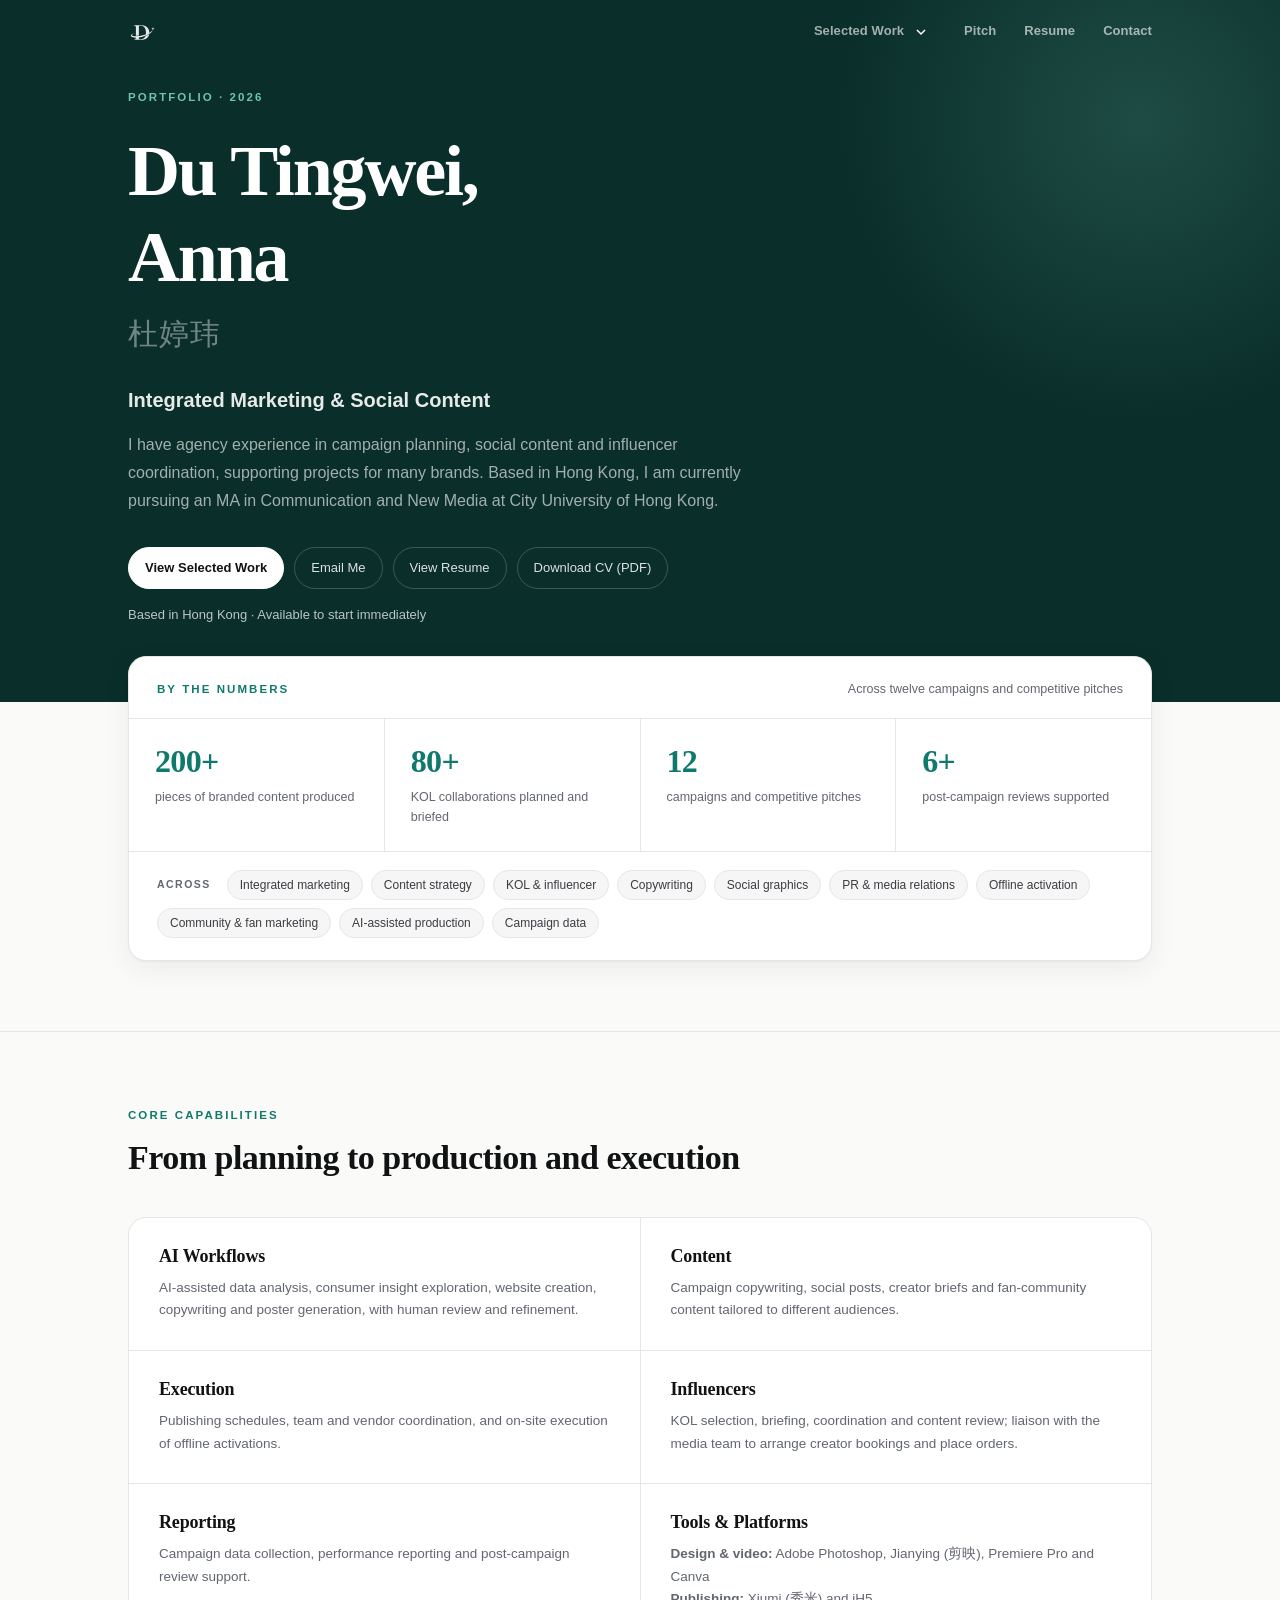
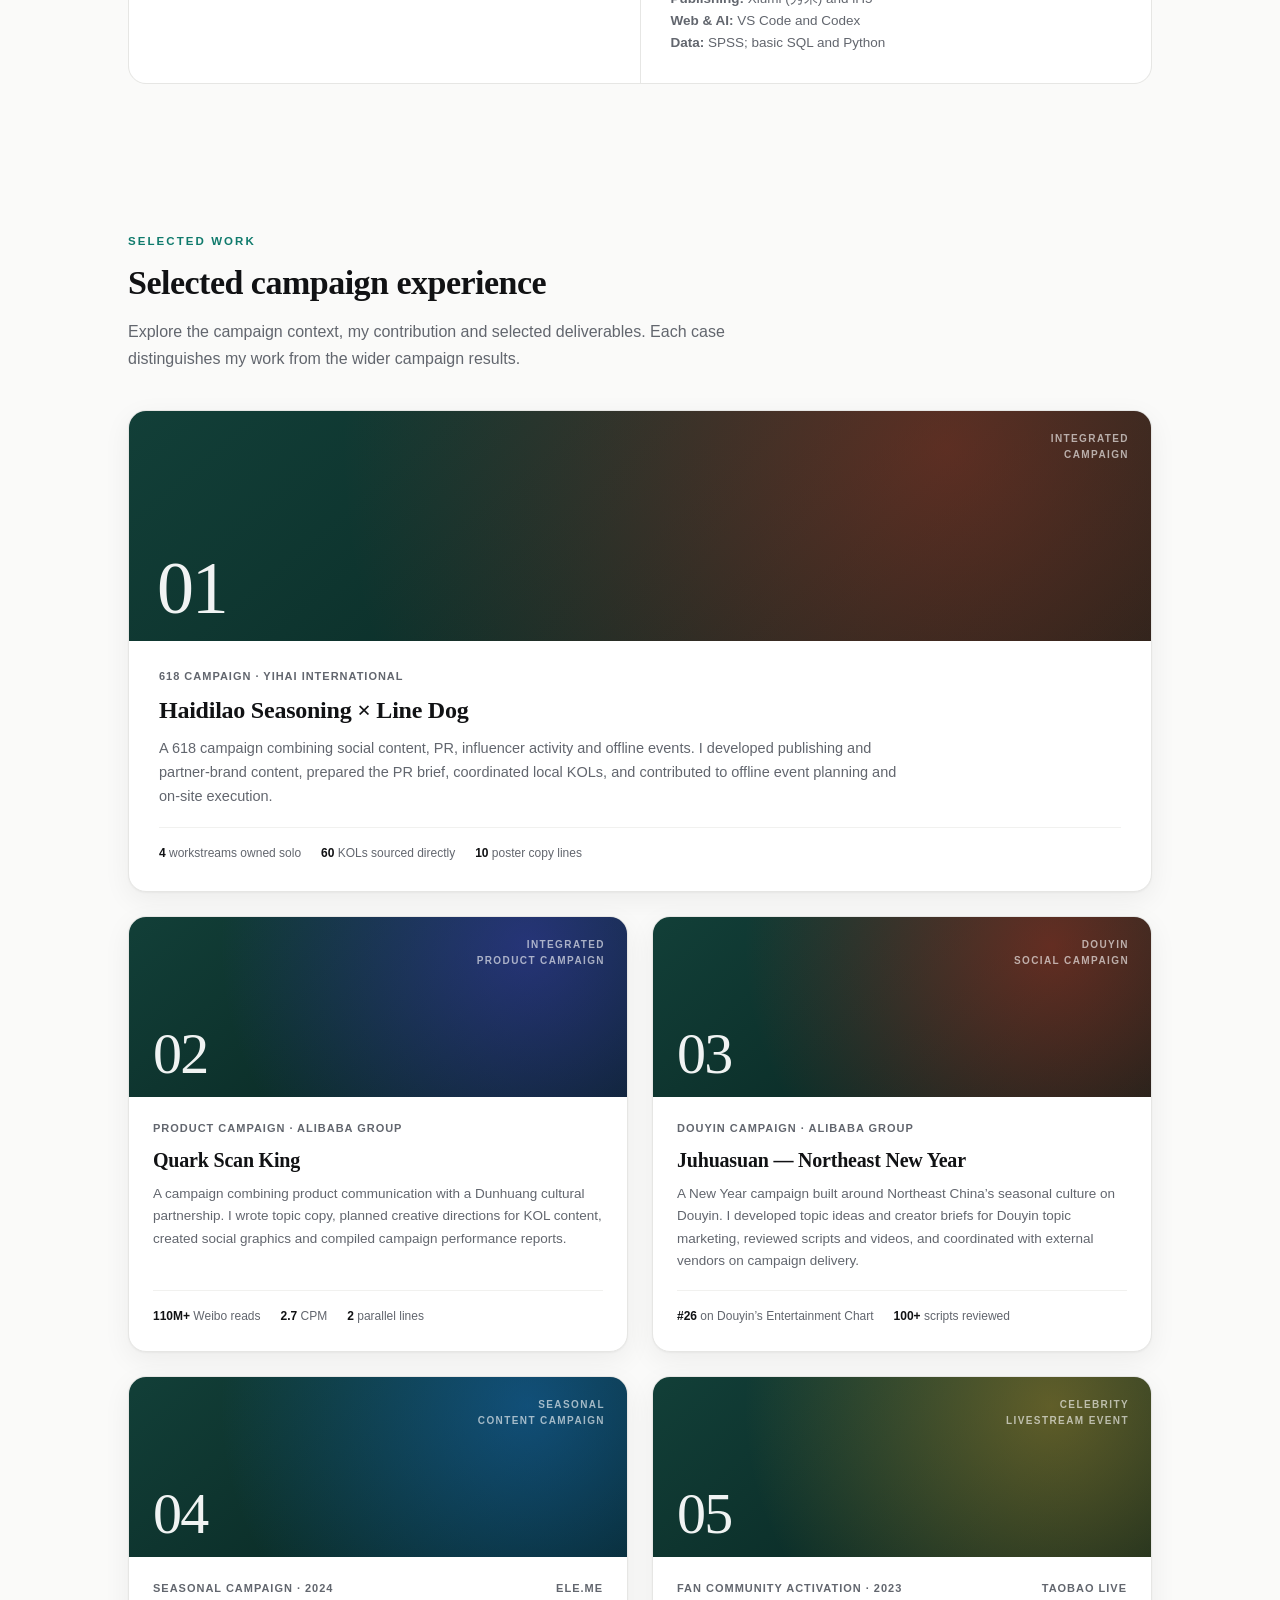
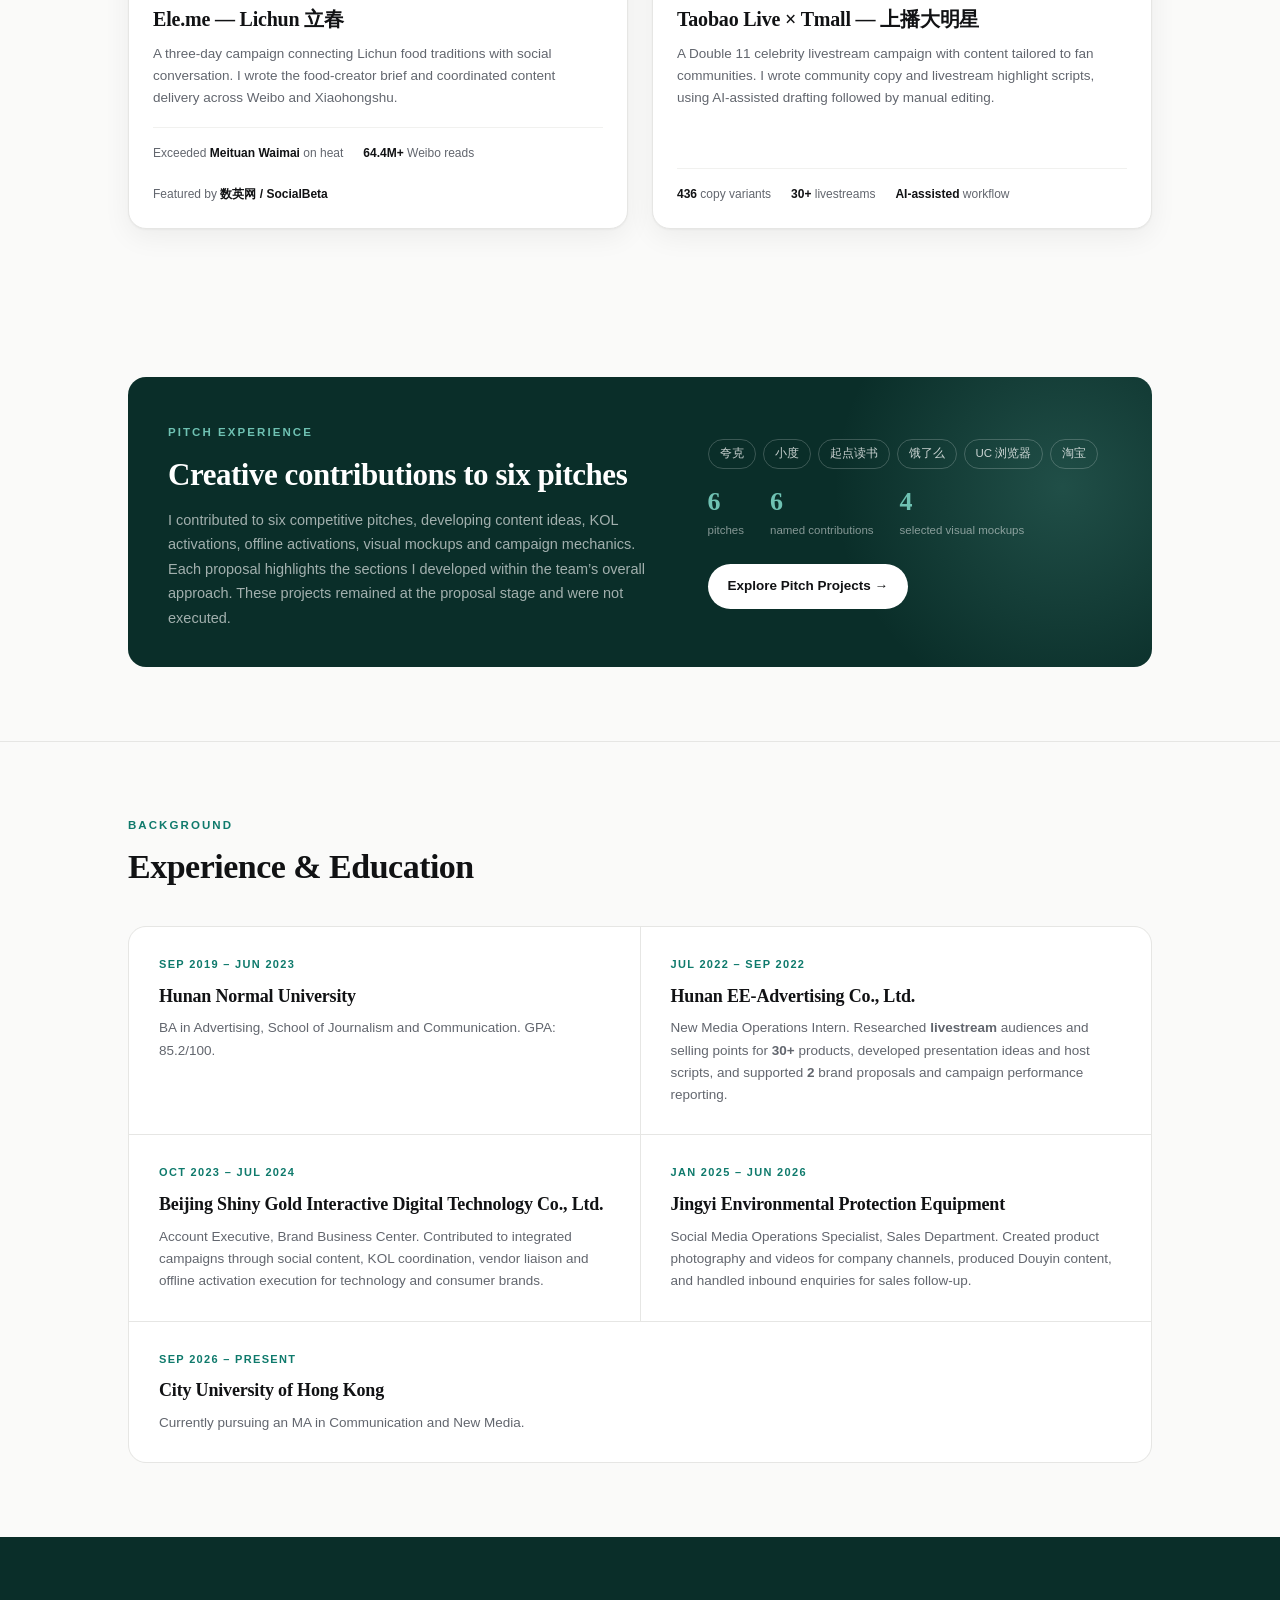
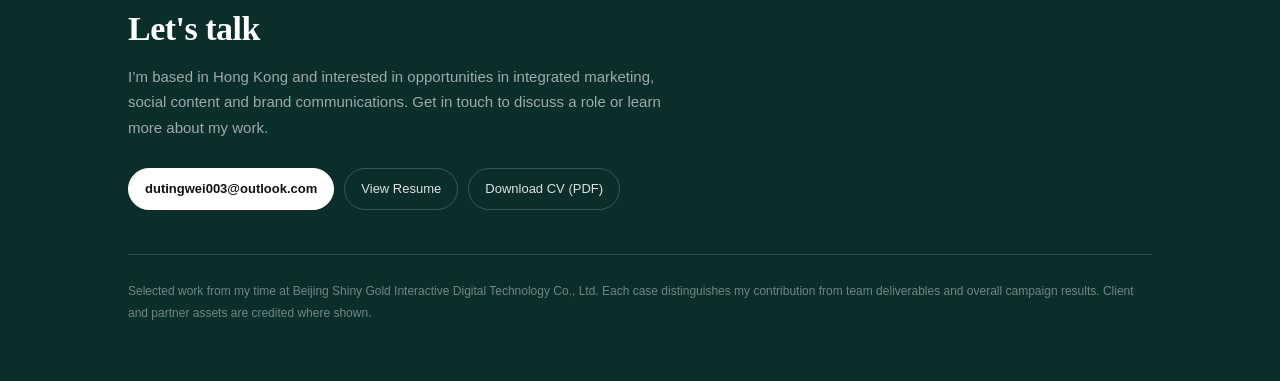
<file: website/index.html>
<!DOCTYPE html>
<html lang="en">
<head>
<meta charset="utf-8">
<meta name="viewport" content="width=device-width, initial-scale=1">
<meta name="theme-color" content="#0A2E29">
<title>Du Tingwei, Anna — Marketing &amp; Communications</title>
<link rel="canonical" href="https://fenghuan001.github.io/dtw.pro/">
<meta property="og:url" content="https://fenghuan001.github.io/dtw.pro/">
<meta property="og:image" content="https://fenghuan001.github.io/dtw.pro/assets/og-card.jpg">
<meta name="twitter:image" content="https://fenghuan001.github.io/dtw.pro/assets/og-card.jpg">
<link rel="icon" type="image/svg+xml" href="assets/favicon.svg">
<meta name="description" content="Portfolio of integrated marketing and content strategy work — five campaigns in full, plus six competitive pitches. Based in Hong Kong.">
<meta property="og:type" content="website">
<meta property="og:site_name" content="Du Tingwei, Anna">
<meta property="og:title" content="Du Tingwei, Anna — Marketing &amp; Communications">
<meta property="og:description" content="Portfolio of integrated marketing and content strategy work — five campaigns in full, plus six competitive pitches. Based in Hong Kong.">
<meta property="og:image:width" content="1200">
<meta property="og:image:height" content="630">
<meta property="og:image:alt" content="Du Tingwei, Anna — Account Executive, Integrated Marketing and Content Strategy">
<meta name="twitter:card" content="summary_large_image">
<meta name="twitter:title" content="Du Tingwei, Anna — Marketing &amp; Communications">
<meta name="twitter:description" content="Portfolio of integrated marketing and content strategy work — five campaigns in full, plus six competitive pitches. Based in Hong Kong.">
<style>
:root{
  --bg:#FAFAF9; --ink:#111214; --ink-2:#3B3D42; --muted:#82858D;
  --line:#E6E6E4; --card:#FFFFFF; --accent:#0F7A6C;
  --pine:#0A2E29; --pine-2:#0F3D36; --pine-accent:#0F7A6C; --pine-accent-2:#0A5B50;
  --pine-soft:#E9F3F0; --pine-key:#6FC2B3;
  --radius:18px;

  --shadow:0 1px 2px rgba(17,18,20,.04), 0 8px 28px rgba(17,18,20,.06);
  --font-display:Georgia,'Times New Roman','Microsoft YaHei','PingFang SC','Hiragino Sans GB','Songti SC',serif;
  --font-sans:-apple-system,BlinkMacSystemFont,'Segoe UI','Microsoft YaHei','PingFang SC','Hiragino Sans GB','Noto Sans CJK SC',sans-serif;
}
*,*::before,*::after{box-sizing:border-box}
html{-webkit-text-size-adjust:100%;scroll-behavior:smooth}

body{margin:0;background:var(--bg);color:var(--ink-2);font-family:var(--font-sans);font-size:16px;line-height:1.7;-webkit-font-smoothing:antialiased}
img{max-width:100%;display:block}
.wrap{max-width:1080px;margin:0 auto;padding:0 28px}
h1,h2,h3,h4{font-family:var(--font-display);color:var(--ink);font-weight:700;line-height:1.2;margin:0}
h1{font-size:clamp(38px,6vw,72px);letter-spacing:-.03em}
h2{font-size:clamp(24px,3vw,34px);letter-spacing:-.015em}
h3{font-size:19px;letter-spacing:-.01em}
p{margin:0 0 16px}
.eyebrow{font-family:var(--font-sans);font-size:11.5px;font-weight:700;letter-spacing:.18em;text-transform:uppercase;color:var(--accent)}
section{padding:74px 0}
section+section{border-top:1px solid var(--line)}
.sec-head{margin-bottom:38px}
.sec-head .eyebrow{display:block;margin-bottom:12px}
.sec-head p{max-width:680px;margin-top:14px;color:var(--muted)}

/* ---------- HERO (dark) ---------- */
.hero{background:var(--pine);color:#fff;padding:92px 0 76px;position:relative;overflow:hidden}
.hero::after{content:"";position:absolute;right:-180px;top:-200px;width:640px;height:640px;background:radial-gradient(circle at 50% 50%,rgba(111,194,179,.20),transparent 68%);pointer-events:none}
.hero .eyebrow{color:var(--pine-key);display:block;margin-bottom:20px}
.hero h1{color:#fff;max-width:14ch}
.hero .zh{font-family:var(--font-display);font-size:clamp(20px,2.6vw,30px);color:rgba(255,255,255,.42);margin-top:8px;letter-spacing:.04em}
.role{font-size:clamp(16px,1.9vw,20px);color:rgba(255,255,255,.9);margin-top:26px;font-weight:600;line-height:1.5}
.hero-lede{font-size:16px;color:rgba(255,255,255,.62);max-width:620px;margin-top:16px;line-height:1.75}
.contact{display:flex;flex-wrap:wrap;gap:10px;margin-top:32px}
.contact a,.contact span{
  font-size:13px;padding:9px 16px;border-radius:999px;border:1px solid rgba(255,255,255,.2);
  color:rgba(255,255,255,.86);text-decoration:none;transition:background .2s ease,border-color .2s ease;
}
.contact a:hover{background:rgba(255,255,255,.1);border-color:rgba(255,255,255,.4)}
.contact a.primary{background:#fff;color:var(--ink);border-color:#fff;font-weight:600}
.contact a.primary:hover{background:rgba(255,255,255,.88)}

/* ---------- NUMBERS ---------- */
.numbers{padding:0 0 70px}
.num-band{background:var(--card);border:1px solid var(--line);border-radius:var(--radius);box-shadow:var(--shadow);overflow:hidden;margin-top:-46px}
.num-head{padding:22px 28px 18px;display:flex;justify-content:space-between;align-items:baseline;gap:16px;flex-wrap:wrap}
.num-head .eyebrow{display:block}
.num-head .hint{font-size:12.5px;color:var(--muted)}
.num-grid{display:grid;grid-template-columns:repeat(4,1fr);gap:1px;background:var(--line);border-top:1px solid var(--line);border-bottom:1px solid var(--line)}
.num{background:var(--card);padding:26px 26px 24px}
.num b{display:block;font-family:var(--font-display);font-size:clamp(32px,4.2vw,48px);line-height:1;color:var(--accent);letter-spacing:-.02em}
.num span{display:block;font-size:12.5px;color:var(--muted);line-height:1.55;margin-top:11px}
.num-scope{padding:18px 28px 22px;display:flex;flex-wrap:wrap;gap:8px;align-items:center}
.num-scope .sl{font-size:10.5px;font-weight:700;letter-spacing:.14em;text-transform:uppercase;color:var(--muted);margin-right:8px}
.sc{font-size:12px;padding:5px 12px;border-radius:999px;background:rgba(0,0,0,.035);border:1px solid var(--line);color:var(--ink-2);line-height:1.5}

@media(max-width:900px){
  .wrap{padding:0 22px}
  section{padding:56px 0}
  .hero{padding:68px 0 64px}
  .num-grid{grid-template-columns:1fr 1fr}
  .num-band{margin-top:-34px}
}
@media(max-width:460px){ .num-grid{grid-template-columns:1fr} .num{padding:20px 22px} }
</style>
<style>body{--muted:#62666E}a:focus-visible,button:focus-visible{outline:3px solid #D6A84B;outline-offset:5px}@media(prefers-reduced-motion:reduce){html{scroll-behavior:auto!important}*,*::before,*::after{animation:none!important;transition:none!important}}</style><style>.num b{font-size:clamp(22px,2.8vw,32px)}.skip-link{position:fixed;top:8px;left:8px;z-index:2000;background:white;padding:8px 14px;transform:translateY(-150%)}.skip-link:focus{transform:none}</style><link rel="stylesheet" href="assets/work-navigation.css"><style>img{height:auto}</style><style>.hero .hero-availability{margin:16px 0 0;font-size:13px;line-height:1.6;color:rgba(255,255,255,.72)}</style></head>
<body><a class="skip-link" href="#main-content">Skip to content</a>
<div id="sp" aria-hidden="true"></div>
<style id="plcss">
.sr-only{position:absolute;width:1px;height:1px;padding:0;overflow:hidden;clip-path:inset(50%)}
#page-loader{position:fixed;inset:0;z-index:1000;display:grid;place-content:center;background:var(--pine);opacity:0;visibility:hidden;pointer-events:none;transition:opacity .42s ease,visibility .42s ease}
#page-loader.show{opacity:1;visibility:visible;pointer-events:auto}
#page-loader::after{content:"";position:absolute;right:-120px;top:-140px;width:420px;height:420px;background:radial-gradient(circle at 50% 50%,rgba(111,194,179,.15),transparent 68%);pointer-events:none}
#page-loader .brand-logo{width:min(44vw,168px);height:auto;display:block;overflow:visible;position:relative}
#pl-star{transform:translate(1117px,479px)}
@media(prefers-reduced-motion:reduce){#page-loader{transition:none}}
@media print{#page-loader{display:none!important}}
</style>
<div id="page-loader">
  <span class="sr-only" role="status">Loading</span>
  <svg class="brand-logo" xmlns="http://www.w3.org/2000/svg" viewBox="0 0 1254 1254" fill="#ffffff" role="img" aria-label="Du Tingwei">
    <defs>
      <clipPath id="pl-lc"><rect x="345" y="760" width="151" height="150"/></clipPath>
      <clipPath id="pl-rc"><rect x="750" y="600" width="240" height="270"/></clipPath>
      <mask id="pl-os" maskUnits="userSpaceOnUse" x="0" y="0" width="1254" height="1254" style="mask-type:luminance">
        <rect width="1254" height="1254" fill="white"/>
        <path clip-path="url(#pl-lc)" d="M 351 815 C 544 817 864 743 1027 616" fill="none" stroke="black" stroke-width="36"/>
        <path clip-path="url(#pl-rc)" d="M 351 883 C 577 888 912 773 1058 630" fill="none" stroke="black" stroke-width="36"/>
      </mask>
    </defs>
    <path mask="url(#pl-os)" fill-rule="evenodd" d="M 252 325 L 578 325 C 808 325 950 444 956 650 C 961 854 832 978 590 978 L 249 978 L 249 971 C 327 957 354 938 354 869 L 354 423 C 354 362 330 341 252 333 Z M 487 398 L 487 891 C 487 936 508 952 575 952 C 717 952 803 857 803 652 C 803 450 717 347 579 347 L 528 347 C 497 347 487 362 487 398 Z"/>
    <path d="M 341 644 C 236 683 132 735 129 786 C 123 849 218 881 351 883 C 577 888 912 773 1058 630 C 1088 599 1099 566 1101 538 C 1083 569 1058 591 1027 616 C 864 743 544 817 351 815 C 244 814 183 806 178 782 C 171 752 244 694 336 651 Q 342 648 341 644 Z"/>
    <g id="pl-star"><g transform="translate(-1117 -479)"><path d="M 1117 403 C 1109 458 1099 469 1045 478 C 1098 485 1109 498 1117 551 C 1125 498 1136 486 1190 479 C 1136 471 1126 458 1117 403 Z"/></g></g>
  </svg>
</div>
<script>
(function(){
  var loader = document.getElementById('page-loader');
  if(!loader) return;
  var star = document.getElementById('pl-star');
  var reduce = window.matchMedia ? matchMedia('(prefers-reduced-motion: reduce)') : { matches:false };
  var ORBIT = 1600, GRACE = 420;
  var route = document.createElementNS('http://www.w3.org/2000/svg','path');
  route.setAttribute('d','M1117 479 C1060 310 330 510 155 780 C85 965 1080 790 1117 479 Z');
  var len = 0; try { len = route.getTotalLength(); } catch(e){}
  var frame = 0, showAt = 0, ready = false, shown = false, finishAt = Infinity;

  function rest(){ if(star) star.style.transform = 'translate(1117px,479px)'; }
  function hide(){
    if(!shown){ loader.style.display = 'none'; document.body.setAttribute('aria-busy','false'); return; }
    shown = false; cancelAnimationFrame(frame); rest();
    loader.classList.remove('show');
    document.body.setAttribute('aria-busy','false');
  }
  function tick(now){
    if(!shown) return;
    if(reduce.matches){ rest(); if(ready) hide(); else frame = requestAnimationFrame(tick); return; }
    if(ready && now >= finishAt){ hide(); return; }
    if(len){
      var p = route.getPointAtLength(((now - showAt) % ORBIT) / ORBIT * len);
      star.style.transform = 'translate(' + p.x + 'px,' + p.y + 'px)';
    }
    frame = requestAnimationFrame(tick);
  }
  function show(){
    if(shown || ready) return;
    shown = true; showAt = performance.now();
    loader.classList.add('show');
    document.body.setAttribute('aria-busy','true');
    if(reduce.matches) rest(); else frame = requestAnimationFrame(tick);
  }
  function done(){
    if(ready) return;
    ready = true;
    if(!shown){ loader.style.display = 'none'; document.body.setAttribute('aria-busy','false'); return; }
    finishAt = performance.now();
    if(reduce.matches) hide(); else frame = requestAnimationFrame(tick);
  }
  window.finishLogoLoading = done;

  // only appear when the page is actually slow
  setTimeout(function(){ if(!ready) show(); }, GRACE);
  // Release the overlay when readable HTML is ready, independently of images.
  setTimeout(done, 2000);
  if(document.readyState !== 'loading') done();
  else document.addEventListener('DOMContentLoaded', done, { once:true });
  document.addEventListener('visibilitychange', function(){ if(!document.hidden && shown && ready) hide(); });
})();
</script>
<style id="uibar">#sp{position:fixed;top:0;left:0;height:3px;width:0;background:linear-gradient(90deg,var(--pine-accent),var(--pine-key));z-index:999;pointer-events:none;transition:width .08s linear}
@media print{#sp{display:none!important}.footer{background:#fff!important;border-top:1px solid #ccc!important}}</style>
<style id="tbcss">
:root{--tb-h:58px;--tb-ink:#ffffff}
html{scroll-behavior:smooth}
[id]{scroll-margin-top:calc(var(--tb-h) + 18px)}
#tb{position:fixed;top:3px;left:0;right:0;z-index:120;transition:background .3s ease,box-shadow .3s ease}
#tb .in{max-width:1080px;margin:0 auto;padding:0 28px;height:var(--tb-h);display:flex;align-items:center;justify-content:space-between;gap:20px}
#tb .brand{display:flex;align-items:center;gap:11px;color:var(--tb-ink);text-decoration:none;flex:0 0 auto;opacity:.9;transition:opacity .2s ease}
#tb a.brand:hover{opacity:1}
#tb .mark{display:block;width:28px;height:28px;color:var(--tb-ink);transition:transform .45s cubic-bezier(.3,.9,.3,1)}
#tb a.brand:hover .mark{transform:rotate(-10deg)}
#tb .nav{display:flex;align-items:center;gap:clamp(13px,2.6vw,28px);font-size:13px;font-weight:600;letter-spacing:.005em}
#tb .nav a{color:var(--tb-ink);opacity:.62;text-decoration:none;padding:5px 0;border-bottom:1.5px solid transparent;transition:opacity .18s ease,border-color .18s ease;white-space:nowrap}
#tb .nav a:hover{opacity:1;border-bottom-color:currentColor}
#tb.stuck{background:var(--pine);box-shadow:0 1px 0 rgba(0,0,0,.16),0 8px 26px rgba(10,46,41,.22)}
#tb.stuck .brand,#tb.stuck .nav a{color:#fff}
#tb.stuck .nav a{opacity:.72}
#tb.stuck .nav a:hover{opacity:1}
.hero{padding-top:calc(var(--tb-h) + 30px)}
@media(max-width:520px){ #tb .in{padding:0 20px;gap:12px} #tb .mark{width:24px;height:24px} #tb .nav{font-size:12px} #tb .nav a{padding:4px 0} }
@media print{ #tb{display:none!important} .hero{padding-top:0!important} }
</style>
<div id="tb">
  <div class="in">
    <span class="brand" role="img" aria-label="Du Tingwei — personal mark"><svg class="mark" viewBox="0 0 1254 1254" fill="currentColor" aria-hidden="true" focusable="false"><defs><clipPath id="tbm-l"><rect x="345" y="760" width="151" height="150"/></clipPath><clipPath id="tbm-r"><rect x="750" y="600" width="240" height="270"/></clipPath><mask id="tbm-o" maskUnits="userSpaceOnUse" x="0" y="0" width="1254" height="1254" style="mask-type:luminance"><rect width="1254" height="1254" fill="white"/><path clip-path="url(#tbm-l)" d="M 351 815 C 544 817 864 743 1027 616" fill="none" stroke="black" stroke-width="36"/><path clip-path="url(#tbm-r)" d="M 351 883 C 577 888 912 773 1058 630" fill="none" stroke="black" stroke-width="36"/></mask></defs><path mask="url(#tbm-o)" fill-rule="evenodd" d="M 252 325 L 578 325 C 808 325 950 444 956 650 C 961 854 832 978 590 978 L 249 978 L 249 971 C 327 957 354 938 354 869 L 354 423 C 354 362 330 341 252 333 Z M 487 398 L 487 891 C 487 936 508 952 575 952 C 717 952 803 857 803 652 C 803 450 717 347 579 347 L 528 347 C 497 347 487 362 487 398 Z"/><path d="M 341 644 C 236 683 132 735 129 786 C 123 849 218 881 351 883 C 577 888 912 773 1058 630 C 1088 599 1099 566 1101 538 C 1083 569 1058 591 1027 616 C 864 743 544 817 351 815 C 244 814 183 806 178 782 C 171 752 244 694 336 651 Q 342 648 341 644 Z"/><path d="M 1117 403 C 1109 458 1099 469 1045 478 C 1098 485 1109 498 1117 551 C 1125 498 1136 486 1190 479 C 1136 471 1126 458 1117 403 Z"/></svg></span>
    <nav class="nav" aria-label="Main">
      <div class="work-dropdown"><a href="#work">Selected Work</a><button class="work-toggle" type="button" aria-label="Show selected projects" aria-expanded="false" aria-controls="work-projects"><svg viewBox="0 0 12 12" fill="none" aria-hidden="true"><path d="m2 4 4 4 4-4" stroke="currentColor" stroke-width="1.5"/></svg></button><div class="work-projects" id="work-projects" hidden><a href="haidilao-case.html">Haidilao</a><a href="quark-scan-king-case.html">Quark Scan King</a><a href="juhuasuan-case.html">Juhuasuan</a><a href="eleme-lichun-case.html">Ele.me</a><a href="taobao-live-case.html">Taobao Live</a></div></div>
      <a href="pitch-experience.html">Pitch</a>
      <a href="resume.html">Resume</a>
      <a href="#contact">Contact</a>
    </nav>
  </div>
</div>
<script>
(function(){
  function init(){
    var tb = document.getElementById('tb');
    var hero = document.querySelector('.hero');
    if(!tb || !hero) return;
    var h = 0;
    function measure(){ h = hero.offsetHeight; }
    function upd(){
      if(window.scrollY > h - 74) tb.classList.add('stuck');
      else tb.classList.remove('stuck');
    }
    measure(); upd();
    window.addEventListener('scroll', upd, { passive:true });
    window.addEventListener('resize', function(){ measure(); upd(); });
  }
  if(document.readyState === 'loading') document.addEventListener('DOMContentLoaded', init);
  else init();
})();
</script>

<style>
/* ---------- CASE CARDS ---------- */
.cases{display:grid;grid-template-columns:1fr 1fr;gap:24px}
.case{display:flex;flex-direction:column;background:var(--card);border:1px solid var(--line);border-radius:var(--radius);overflow:hidden;box-shadow:var(--shadow);text-decoration:none;color:inherit;transition:transform .25s ease, box-shadow .25s ease}
.case:hover{transform:translateY(-3px);box-shadow:0 2px 4px rgba(17,18,20,.05), 0 18px 44px rgba(17,18,20,.11)}
.case.pending{cursor:default}
.case.pending:hover{transform:none;box-shadow:var(--shadow)}
.case-thumb{height:180px;position:relative;background:linear-gradient(140deg,#123F38,#06201C);overflow:hidden}
.case-thumb::before{content:"";position:absolute;inset:0;background:radial-gradient(circle at 80% 16%, var(--tint), transparent 72%)}
.case-num{position:absolute;left:24px;bottom:14px;font-family:var(--font-display);font-size:58px;line-height:1;color:rgba(255,255,255,.94);letter-spacing:-.03em;z-index:2}
.case-tag{position:absolute;right:22px;top:20px;font-size:10px;font-weight:700;letter-spacing:.14em;text-transform:uppercase;color:rgba(255,255,255,.62);z-index:2;text-align:right;max-width:52%;line-height:1.6}
.case-body{padding:22px 24px 24px;flex:1;display:flex;flex-direction:column}
.case-meta{font-size:11px;letter-spacing:.09em;text-transform:uppercase;color:var(--muted);font-weight:700;margin-bottom:9px;display:flex;justify-content:space-between;gap:12px;align-items:baseline}
.case-meta .soon{color:var(--accent);background:rgba(15,122,108,.10);padding:3px 9px;border-radius:999px;letter-spacing:.08em}
.case-body h3{font-size:20px;margin-bottom:10px;line-height:1.32}
.case-body p{font-size:13.5px;color:var(--muted);line-height:1.65;margin:0 0 18px;flex:1}
.case-stats{display:flex;gap:20px;flex-wrap:wrap;padding-top:15px;border-top:1px solid #F1F1EF}
.case-stats span{font-size:12px;color:var(--muted)}
.case-stats b{color:var(--ink);font-weight:700}
.case.wide{grid-column:1 / -1}
@media(min-width:901px){ .case.wide .case-thumb{height:150px} }

/* ---------- BACKGROUND ---------- */
.bg-grid{display:grid;grid-template-columns:1fr 1fr;gap:1px;background:var(--line);border:1px solid var(--line);border-radius:var(--radius);overflow:hidden}
.bg-item{background:var(--card);padding:28px 30px}
.bg-when{font-size:11px;letter-spacing:.12em;text-transform:uppercase;color:var(--accent);font-weight:700;margin-bottom:12px}
.bg-item h3{margin-bottom:10px;font-size:18px}
.bg-item p{font-size:13.5px;color:var(--muted);margin:0;line-height:1.65}
/* odd number of entries: let the last card span the full width instead of
   leaving an empty cell, which would show the grid's 1px line colour as a block */
.bg-item:last-child:nth-child(odd){grid-column:1 / -1}
.bg-item:last-child:nth-child(odd) p{max-width:780px}

/* ---------- FOOTER ---------- */
.foot{background:var(--pine);color:#fff;padding:72px 0 56px;margin-top:0}
.foot h2{color:#fff;margin-bottom:14px}
.foot .lead{color:rgba(255,255,255,.6);max-width:560px;font-size:15px;margin-bottom:28px}
.foot .contact{margin-top:0}
.foot .fine{margin-top:44px;padding-top:26px;border-top:1px solid rgba(255,255,255,.13);font-size:12px;color:rgba(255,255,255,.42);line-height:1.8}

@media(max-width:900px){
  .cases{grid-template-columns:1fr}
  .bg-grid{grid-template-columns:1fr}
}
.print-only{display:none}
@media print{
  .case,.bg-item,.num-band{opacity:1 !important;transform:none !important}
  .hero,.foot{background:#fff !important;color:#111 !important}
  .hero h1,.hero .zh,.foot h2{color:#111 !important}
  .hero-lede,.role,.foot .lead{color:#444 !important}
  .contact a,.contact span{color:#111 !important;border-color:rgba(17,18,20,.28) !important}
  .contact a.primary{background:#111 !important;border-color:#111 !important;color:#fff !important}
  .foot .fine{color:#666 !important;border-top-color:rgba(17,18,20,.15) !important}
  .print-only{display:inline !important}
  .hero .contact a.primary{display:none !important}
  .case-thumb,.foot,.hero{break-inside:avoid}
}
</style>

<header class="hero">
  <div class="wrap">
    <span class="eyebrow">Portfolio · 2026</span>
    <h1>Du Tingwei, Anna</h1>
    <div class="zh">杜婷玮</div>
    <div class="role">Integrated Marketing &amp; Social Content</div>
    <p class="hero-lede">I have agency experience in campaign planning, social content and influencer coordination, supporting projects for many brands. Based in Hong Kong, I am currently pursuing an MA in Communication and New Media at City University of Hong Kong.</p>
    <div class="contact">
      <a class="primary" href="#work">View Selected Work</a><a href="mailto:dutingwei003@outlook.com">Email Me</a>
      <span class="print-only">dutingwei003@outlook.com</span>
      <a href="resume.html">View Resume</a><a href="assets/du-tingwei-anna-cv.pdf" download="Du Tingwei, Anna - CV.pdf">Download CV (PDF)</a>
    </div>
    <p class="hero-availability">Based in Hong Kong · Available to start immediately</p>
  </div>
</header>

<section class="numbers">
  <div class="wrap">
    <div class="num-band">
      <div class="num-head">
        <span class="eyebrow">By the numbers</span>
        <span class="hint">Across twelve campaigns and competitive pitches</span>
      </div>
      <div class="num-grid">
        <div class="num"><b>200+</b><span>pieces of branded content produced</span></div>
        <div class="num"><b>80+</b><span>KOL collaborations planned and briefed</span></div>
        <div class="num"><b>12</b><span>campaigns and competitive pitches</span></div>
        <div class="num"><b>6+</b><span>post-campaign reviews supported</span></div>
      </div>
      <div class="num-scope">
        <span class="sl">Across</span>
        <span class="sc">Integrated marketing</span>
        <span class="sc">Content strategy</span>
        <span class="sc">KOL &amp; influencer</span>
        <span class="sc">Copywriting</span>
        <span class="sc">Social graphics</span>
        <span class="sc">PR &amp; media relations</span>
        <span class="sc">Offline activation</span>
        <span class="sc">Community &amp; fan marketing</span>
        <span class="sc">AI-assisted production</span>
        <span class="sc">Campaign data</span>
      </div>
    </div>
  </div>
</section>
<section class="capabilities" aria-labelledby="capabilities-title">
  <div class="wrap">
    <div class="sec-head"><span class="eyebrow">Core capabilities</span><h2 id="capabilities-title">From planning to production and execution</h2></div>
    <div class="bg-grid">
      <div class="bg-item"><h3>AI Workflows</h3><p>AI-assisted data analysis, consumer insight exploration, website creation, copywriting and poster generation, with human review and refinement.</p></div>
      <div class="bg-item"><h3>Content</h3><p>Campaign copywriting, social posts, creator briefs and fan-community content tailored to different audiences.</p></div>
      <div class="bg-item"><h3>Execution</h3><p>Publishing schedules, team and vendor coordination, and on-site execution of offline activations.</p></div>
      <div class="bg-item"><h3>Influencers</h3><p>KOL selection, briefing, coordination and content review; liaison with the media team to arrange creator bookings and place orders.</p></div>
      <div class="bg-item"><h3>Reporting</h3><p>Campaign data collection, performance reporting and post-campaign review support.</p></div>
      <div class="bg-item"><h3>Tools &amp; Platforms</h3><p><strong>Design &amp; video:</strong> Adobe Photoshop, Jianying (剪映), Premiere Pro and Canva<br><strong>Publishing:</strong> Xiumi (秀米) and iH5<br><strong>Web &amp; AI:</strong> VS Code and Codex<br><strong>Data:</strong> SPSS; basic SQL and Python</p></div>


    </div>
  </div>
</section>
<style>
.case.feature{grid-column:1 / -1}
.case.feature .case-thumb{height:230px}
.case.feature .case-num{font-size:74px;left:28px;bottom:16px}
.case.feature .case-body{padding:26px 30px 28px}
.case.feature .case-body h3{font-size:24px}
.case.feature .case-body p{font-size:14.5px;max-width:760px}
@media(max-width:900px){ .case.feature .case-thumb{height:180px} .case.feature .case-num{font-size:56px} }
</style>

<main id="main-content"><section id="work">
  <div class="wrap">
    <div class="sec-head">
      <span class="eyebrow">Selected Work</span>
      <h2>Selected campaign experience</h2>
      <p>Explore the campaign context, my contribution and selected deliverables. Each case distinguishes my work from the wider campaign results.</p>
    </div>

    <div class="cases">

      <a class="case feature" href="haidilao-case.html">
        <div class="case-thumb" style="--tint:rgba(216,53,31,.40)">
          <span class="case-tag">Integrated<br>Campaign</span>
          <span class="case-num">01</span>
        </div>
        <div class="case-body">
          <div class="case-meta"><span>618 campaign · Yihai International</span></div>
          <h3>Haidilao Seasoning × Line Dog</h3>
          <p>A 618 campaign combining social content, PR, influencer activity and offline events. I developed publishing and partner-brand content, prepared the PR brief, coordinated local KOLs, and contributed to offline event planning and on-site execution.</p>
          <div class="case-stats">
            <span><b>4</b> workstreams owned solo</span>
            <span><b>60</b> KOLs sourced directly</span>
            <span><b>10</b> poster copy lines</span>
          </div>
        </div>
      </a>

      <a class="case" href="quark-scan-king-case.html">
        <div class="case-thumb" style="--tint:rgba(75,63,230,.42)">
          <span class="case-tag">Integrated<br>Product Campaign</span>
          <span class="case-num">02</span>
        </div>
        <div class="case-body">
          <div class="case-meta"><span>Product campaign · Alibaba Group</span></div>
          <h3>Quark Scan King</h3>
          <p>A campaign combining product communication with a Dunhuang cultural partnership. I wrote topic copy, planned creative directions for KOL content, created social graphics and compiled campaign performance reports.</p>
          <div class="case-stats">
            <span><b>110M+</b> Weibo reads</span>
            <span><b>2.7</b> CPM</span>
            <span><b>2</b> parallel lines</span>
          </div>
        </div>
      </a>

      <a class="case" href="juhuasuan-case.html">
        <div class="case-thumb" style="--tint:rgba(222,47,27,.42)">
          <span class="case-tag">Douyin<br>Social Campaign</span>
          <span class="case-num">03</span>
        </div>
        <div class="case-body">
          <div class="case-meta"><span>Douyin campaign · Alibaba Group</span></div>
          <h3>Juhuasuan — Northeast New Year</h3>
          <p>A New Year campaign built around Northeast China’s seasonal culture on Douyin. I developed topic ideas and creator briefs for Douyin topic marketing, reviewed scripts and videos, and coordinated with external vendors on campaign delivery.</p>
          <div class="case-stats">
            <span><b>#26</b> on Douyin’s Entertainment Chart</span>
            <span><b>100+</b> scripts reviewed</span>
          </div>
        </div>
      </a>

      <a class="case" href="eleme-lichun-case.html">
        <div class="case-thumb" style="--tint:rgba(26,127,232,.42)">
          <span class="case-tag">Seasonal<br>Content Campaign</span>
          <span class="case-num">04</span>
        </div>
        <div class="case-body">
          <div class="case-meta"><span>Seasonal campaign · 2024</span><span>Ele.me</span></div>
          <h3>Ele.me — Lichun 立春</h3>
          <p>A three-day campaign connecting Lichun food traditions with social conversation. I wrote the food-creator brief and coordinated content delivery across Weibo and Xiaohongshu.</p>
          <div class="case-stats">
            <span>Exceeded <b>Meituan Waimai</b> on heat</span>
            <span><b>64.4M+</b> Weibo reads</span>
            <span>Featured by <b>数英网 / SocialBeta</b></span>
          </div>
        </div>
      </a>

      <a class="case" href="taobao-live-case.html">
        <div class="case-thumb" style="--tint:rgba(200,154,43,.45)">
          <span class="case-tag">Celebrity<br>Livestream Event</span>
          <span class="case-num">05</span>
        </div>
        <div class="case-body">
          <div class="case-meta"><span>Fan community activation · 2023</span><span>Taobao Live</span></div>
          <h3>Taobao Live × Tmall — 上播大明星</h3>
          <p>A Double 11 celebrity livestream campaign with content tailored to fan communities. I wrote community copy and livestream highlight scripts, using AI-assisted drafting followed by manual editing.</p>
          <div class="case-stats">
            <span><b>436</b> copy variants</span>
            <span><b>30+</b> livestreams</span>
            <span><b>AI-assisted</b> workflow</span>
          </div>
        </div>
      </a>

    </div>
  </div>
</section>

<style>
/* ---------- PITCH BAND ---------- */
.pitch-band{background:var(--pine);color:#fff;border-radius:var(--radius);padding:40px 40px 36px;display:grid;grid-template-columns:1.25fr 1fr;gap:34px;align-items:center;position:relative;overflow:hidden}
.pitch-band::after{content:"";position:absolute;right:-140px;top:-120px;width:460px;height:460px;background:radial-gradient(circle at 50% 50%,rgba(111,194,179,.22),transparent 70%);pointer-events:none}
.pitch-band .pb-l{position:relative;z-index:2}
.pitch-band .eyebrow{color:var(--pine-key)}
.pitch-band h2{color:#fff;margin:12px 0 14px;font-size:clamp(22px,2.9vw,31px)}
.pitch-band p{color:rgba(255,255,255,.62);font-size:14.5px;line-height:1.7;margin:0;max-width:480px}
.pitch-band .pb-r{position:relative;z-index:2}
.pb-clients{display:flex;flex-wrap:wrap;gap:7px;margin-bottom:20px}
.pb-clients span{font-size:11.5px;padding:5px 11px;border-radius:999px;border:1px solid rgba(255,255,255,.2);color:rgba(255,255,255,.78);line-height:1.5}
.pb-stats{display:flex;gap:26px;flex-wrap:wrap;margin-bottom:22px}
.pb-stats div b{display:block;font-family:var(--font-display);font-size:26px;color:var(--pine-key);line-height:1}
.pb-stats div span{font-size:11.5px;color:rgba(255,255,255,.5)}
.pb-link{display:inline-block;font-size:13.5px;font-weight:700;color:var(--ink);background:#fff;padding:11px 20px;border-radius:999px;text-decoration:none}
.pb-link:hover{background:rgba(255,255,255,.88)}
@media(max-width:900px){ .pitch-band{grid-template-columns:1fr;padding:32px 26px 30px;gap:26px} }
@media print{ .pitch-band{background:#fff !important;color:#111 !important;border:1px solid #ccc} .pitch-band h2{color:#111 !important} .pitch-band p{color:#444 !important} .pitch-band .eyebrow{color:#0A5B50 !important} .pb-clients span{color:#333 !important;border-color:#bbb !important} .pb-stats div span{color:#666 !important} .pb-link{background:#111 !important;color:#fff !important} }
</style>

<section>
  <div class="wrap">
    <div class="pitch-band">
      <div class="pb-l">
        <span class="eyebrow">Pitch Experience</span>
        <h2>Creative contributions to six pitches</h2>
        <p>I contributed to six competitive pitches, developing content ideas, KOL activations, offline activations, visual mockups and campaign mechanics. Each proposal highlights the sections I developed within the team’s overall approach. These projects remained at the proposal stage and were not executed.</p>
      </div>
      <div class="pb-r">
        <div class="pb-clients">
          <span>夸克</span><span>小度</span><span>起点读书</span><span>饿了么</span><span>UC 浏览器</span><span>淘宝</span>
        </div>
        <div class="pb-stats">
          <div><b>6</b><span>pitches</span></div>
          <div><b>6</b><span>named contributions</span></div>
          <div><b>4</b><span>selected visual mockups</span></div>
        </div>
        <a class="pb-link" href="pitch-experience.html">Explore Pitch Projects →</a>
      </div>
    </div>
  </div>
</section>
<section>
  <div class="wrap">
    <div class="sec-head">
      <span class="eyebrow">Background</span>
      <h2>Experience &amp; Education</h2>
    </div>
    <div class="bg-grid">
      <div class="bg-item">
        <div class="bg-when">Sep 2019 – Jun 2023</div>
        <h3>Hunan Normal University</h3>
        <p>BA in Advertising, School of Journalism and Communication. GPA: 85.2/100.</p>
      </div>
      <div class="bg-item">
        <div class="bg-when">Jul 2022 – Sep 2022</div>
        <h3>Hunan EE-Advertising Co., Ltd.</h3>
        <p>New Media Operations Intern. Researched <strong>livestream</strong> audiences and selling points for <strong>30+</strong> products, developed presentation ideas and host scripts, and supported <strong>2</strong> brand proposals and campaign performance reporting.</p>
      </div>
      <div class="bg-item">
        <div class="bg-when">Oct 2023 – Jul 2024</div>
        <h3>Beijing Shiny Gold Interactive Digital Technology Co., Ltd.</h3>
        <p>Account Executive, Brand Business Center. Contributed to integrated campaigns through social content, KOL coordination, vendor liaison and offline activation execution for technology and consumer brands.</p>
      </div>
      <div class="bg-item">
        <div class="bg-when">Jan 2025 – Jun 2026</div>
        <h3>Jingyi Environmental Protection Equipment</h3>
        <p>Social Media Operations Specialist, Sales Department. Created product photography and videos for company channels, produced Douyin content, and handled inbound enquiries for sales follow-up.</p>
      </div>
      <div class="bg-item">
        <div class="bg-when">Sep 2026 – Present</div>
        <h3>City University of Hong Kong</h3>
        <p>Currently pursuing an MA in Communication and New Media.</p>
      </div>
    </div>
  </div>
</section>

</main><footer class="foot" id="contact">
  <div class="wrap">
    <h2>Let's talk</h2>
    <p class="lead">I’m based in Hong Kong and interested in opportunities in integrated marketing, social content and brand communications. Get in touch to discuss a role or learn more about my work.</p>
    <div class="contact">
      <a class="primary" href="mailto:dutingwei003@outlook.com">dutingwei003@outlook.com</a>
      <a href="resume.html">View Resume</a><a href="assets/du-tingwei-anna-cv.pdf" download="Du Tingwei, Anna - CV.pdf">Download CV (PDF)</a>
    </div>
    <div class="fine">
      Selected work from my time at Beijing Shiny Gold Interactive Digital Technology Co., Ltd. Each case distinguishes my contribution from team deliverables and overall campaign results. Client and partner assets are credited where shown.
    </div>
  </div>
</footer>

<script>
(function(){
  var targets = document.querySelectorAll('.num-band, .case, .bg-item');
  if(!('IntersectionObserver' in window)) return;
  for(var i=0;i<targets.length;i++){
    targets[i].style.opacity = '0';
    targets[i].style.transform = 'translateY(16px)';
    targets[i].style.transition = 'opacity .55s ease, transform .55s ease';
  }
  var io = new IntersectionObserver(function(entries){
    entries.forEach(function(e){
      if(e.isIntersecting){ e.target.style.opacity='1'; e.target.style.transform='translateY(0)'; io.unobserve(e.target); }
    });
  },{threshold:.08, rootMargin:'0px 0px -40px 0px'});
  for(var j=0;j<targets.length;j++){ io.observe(targets[j]); }
})();
</script>
<script>(function(){var e=document.getElementById("sp");if(!e)return;function u(){var h=document.documentElement.scrollHeight-window.innerHeight;e.style.width=(h>0?(window.pageYOffset/h)*100:0)+"%";}window.addEventListener("scroll",u,{passive:true});window.addEventListener("resize",u);u();})();</script>
<script src="assets/work-navigation.js"></script></body>
</html>
</file>
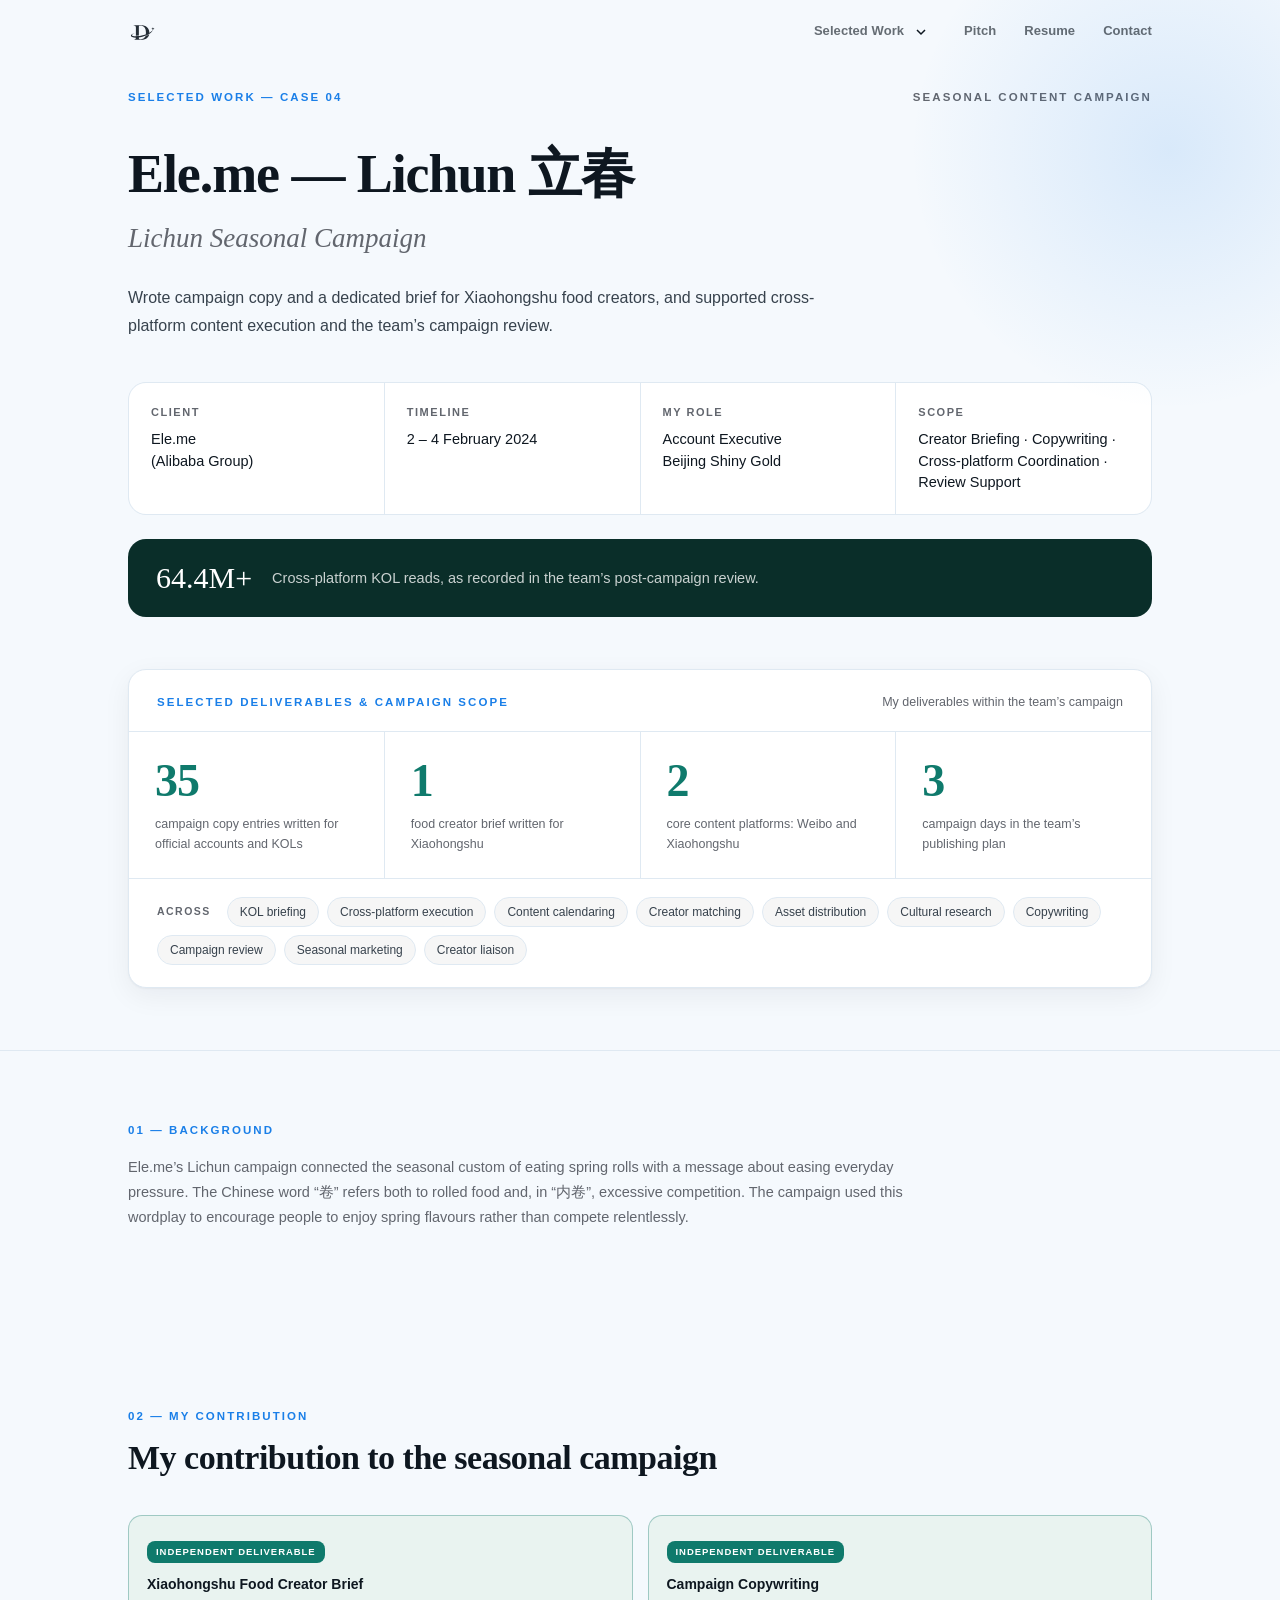
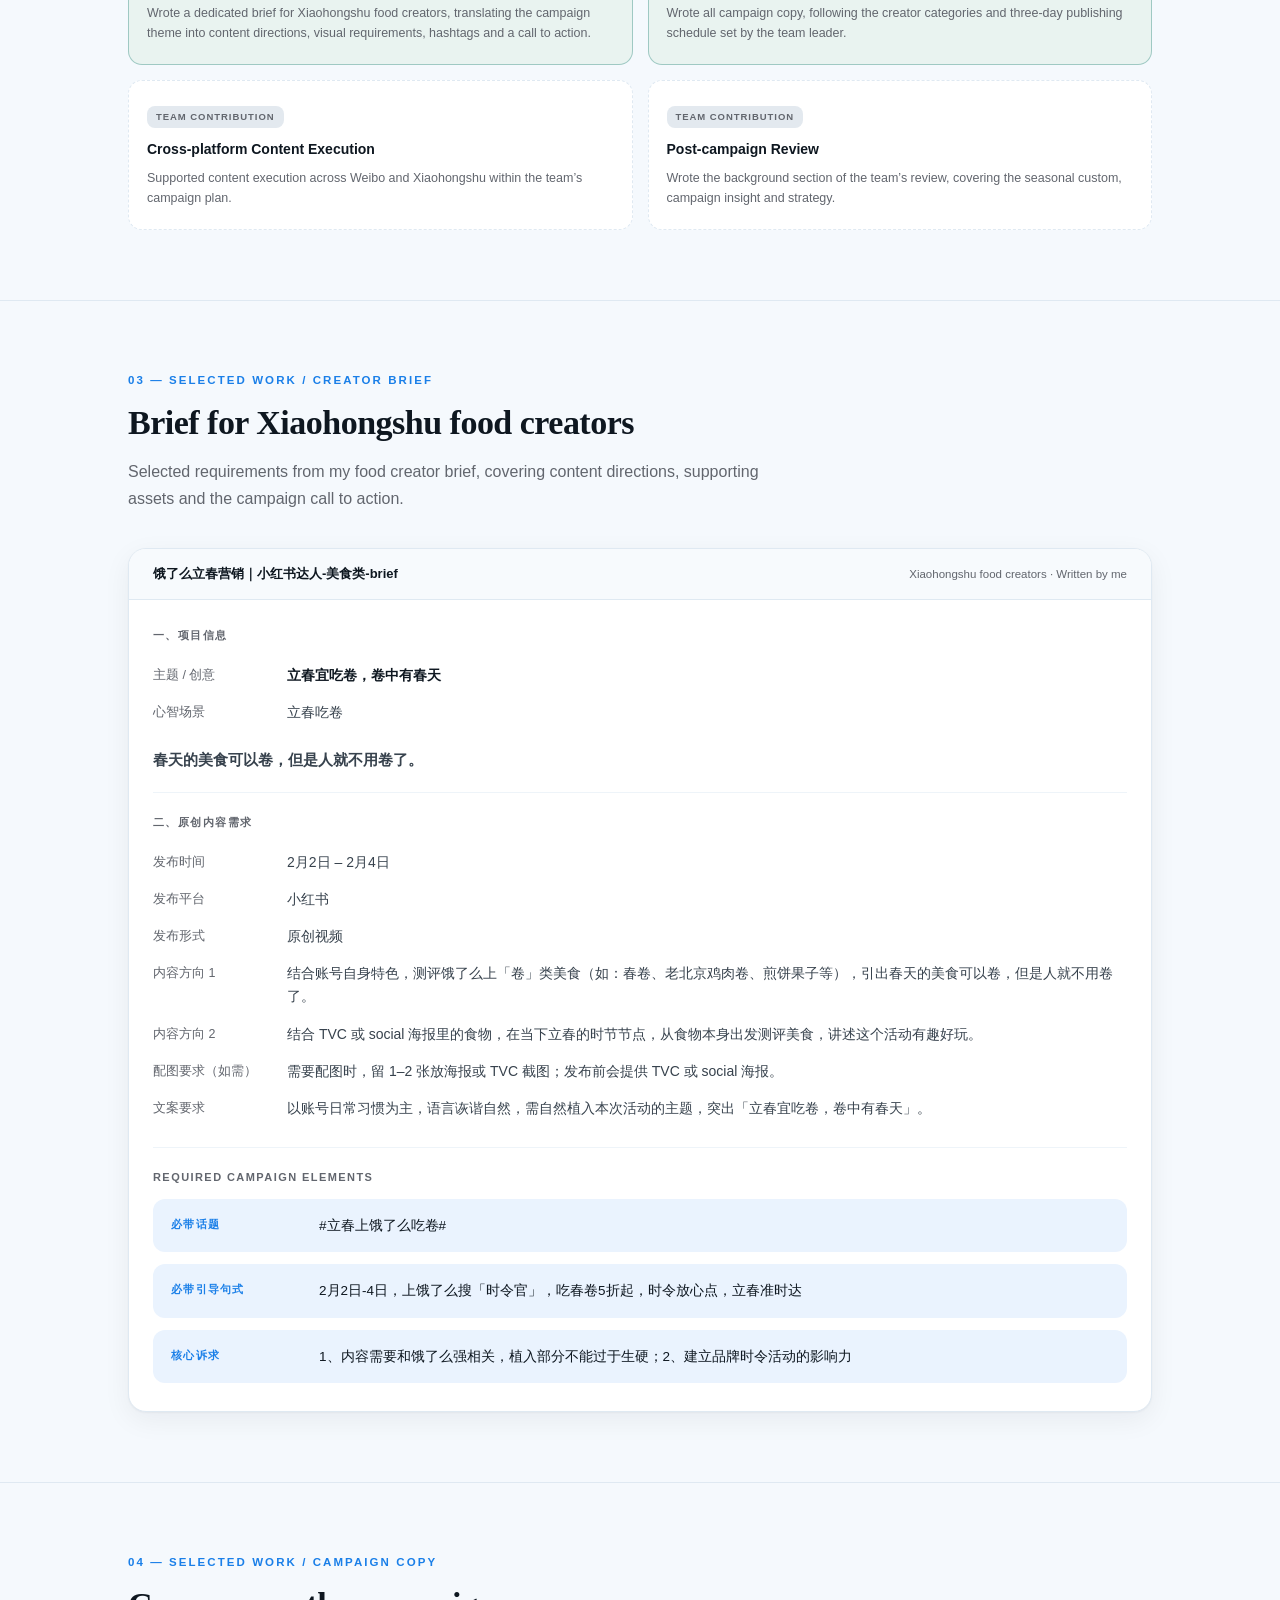
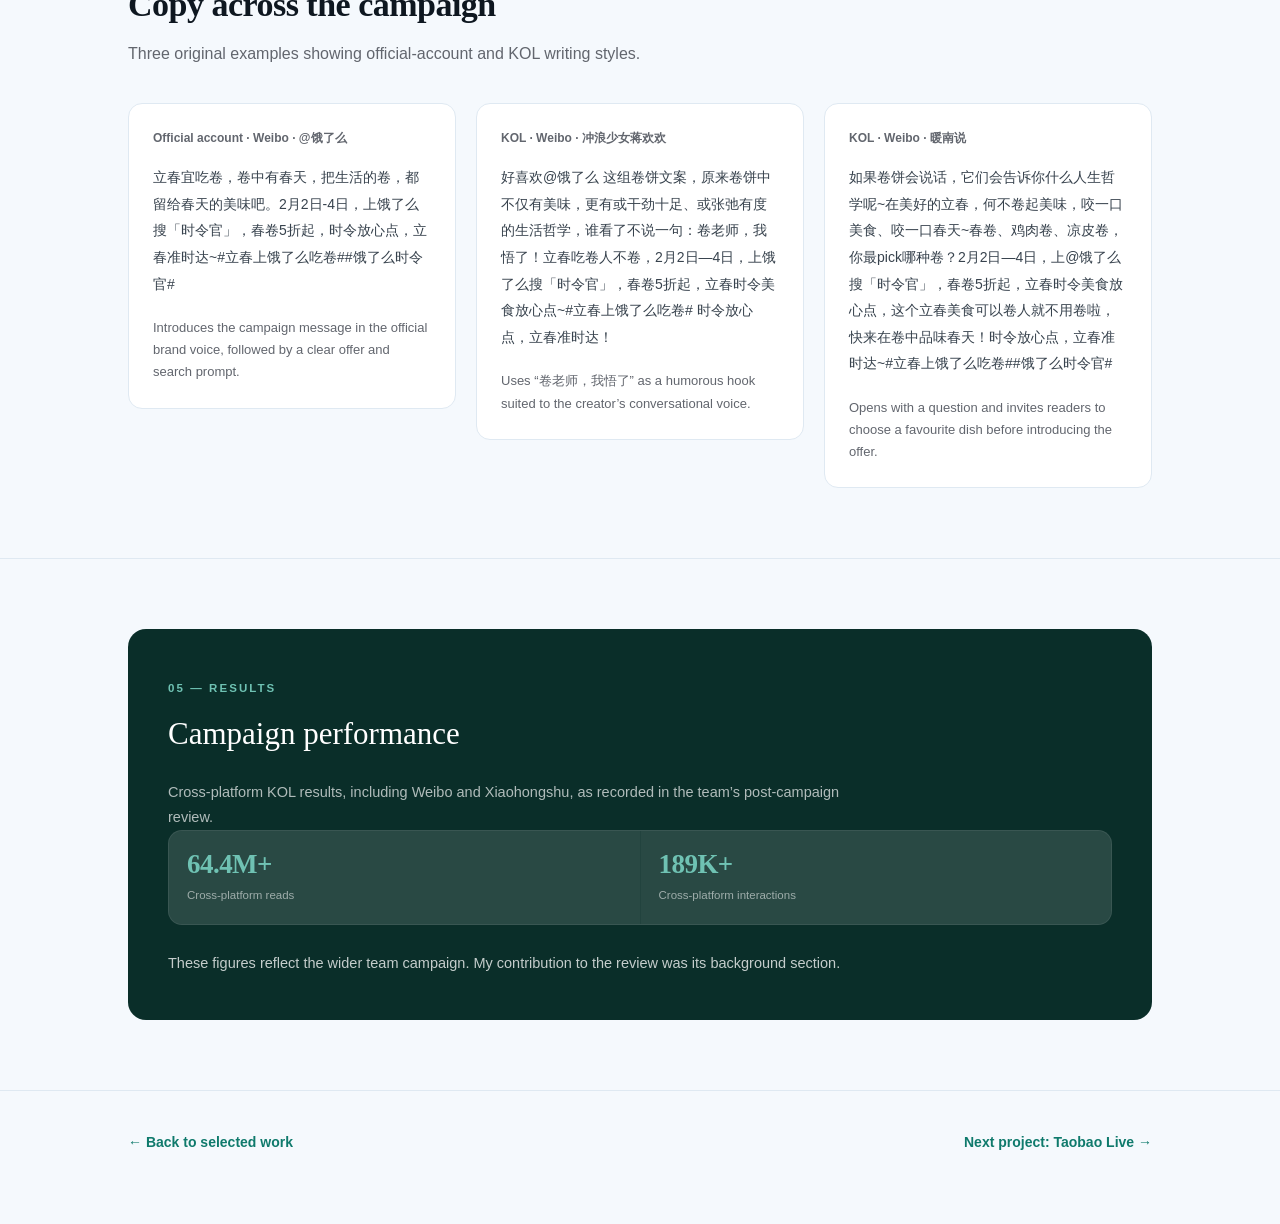
<file: website/eleme-lichun-case.html>
<!DOCTYPE html>
<html lang="en">
<head>
<meta charset="utf-8">
<meta name="viewport" content="width=device-width, initial-scale=1">
<title>Ele.me — Lichun Seasonal Campaign</title>
<link rel="canonical" href="https://fenghuan001.github.io/dtw.pro/eleme-lichun-case.html">
<meta property="og:url" content="https://fenghuan001.github.io/dtw.pro/eleme-lichun-case.html">
<meta property="og:image" content="https://fenghuan001.github.io/dtw.pro/assets/og-card.jpg">
<meta name="twitter:image" content="https://fenghuan001.github.io/dtw.pro/assets/og-card.jpg">
<link rel="icon" type="image/svg+xml" href="assets/favicon.svg">
<meta name="description" content="A three-day seasonal campaign built on a single wordplay insight. Case 04 — Du Tingwei, Anna.">
<meta property="og:type" content="website">
<meta property="og:site_name" content="Du Tingwei, Anna">
<meta property="og:title" content="Ele.me — Lichun Seasonal Campaign">
<meta property="og:description" content="A three-day seasonal campaign built on a single wordplay insight. Case 04 — Du Tingwei, Anna.">
<meta property="og:image:width" content="1200">
<meta property="og:image:height" content="630">
<meta property="og:image:alt" content="Du Tingwei, Anna — Account Executive, Integrated Marketing and Content Strategy">
<meta name="twitter:card" content="summary_large_image">
<meta name="twitter:title" content="Ele.me — Lichun Seasonal Campaign">
<meta name="twitter:description" content="A three-day seasonal campaign built on a single wordplay insight. Case 04 — Du Tingwei, Anna.">
<meta name="theme-color" content="#0A2E29">

<style>
:root{
  --bg:#F5F9FD; --ink:#0E1720; --ink-2:#37424D; --muted:#78838F;
  --line:#DFE9F2; --card:#FFFFFF; --accent:#1A7FE8; --accent-2:#0F5FB5;
  --accent-soft:#EAF3FE; --dark:#0C1620;
  --pine:#0A2E29; --pine-2:#0F3D36; --pine-accent:#0F7A6C; --pine-accent-2:#0A5B50;
  --pine-soft:#E9F3F0; --pine-key:#6FC2B3;
  --radius:18px;

  --shadow:0 1px 2px rgba(14,23,32,.04), 0 8px 28px rgba(14,23,32,.06);
  --font-display:Georgia,'Times New Roman','Microsoft YaHei','PingFang SC','Hiragino Sans GB','Songti SC',serif;
  --font-sans:-apple-system,BlinkMacSystemFont,'Segoe UI','Microsoft YaHei','PingFang SC','Hiragino Sans GB','Noto Sans CJK SC',sans-serif;
}
*,*::before,*::after{box-sizing:border-box}
html{-webkit-text-size-adjust:100%}
body{margin:0;background:var(--bg);color:var(--ink-2);font-family:var(--font-sans);font-size:16px;line-height:1.7;-webkit-font-smoothing:antialiased}
img{max-width:100%;display:block}
.wrap{max-width:1080px;margin:0 auto;padding:0 28px}
h1,h2,h3,h4{font-family:var(--font-display);color:var(--ink);font-weight:700;line-height:1.2;margin:0}
h1{font-size:clamp(32px,4.6vw,54px);letter-spacing:-.02em}
h2{font-size:clamp(24px,3vw,34px);letter-spacing:-.015em}
h3{font-size:19px;letter-spacing:-.01em}
p{margin:0 0 16px}
.eyebrow{font-family:var(--font-sans);font-size:11.5px;font-weight:700;letter-spacing:.18em;text-transform:uppercase;color:var(--accent)}
.lede{font-size:19px;line-height:1.65;color:var(--ink-2)}
section{padding:70px 0}
section+section{border-top:1px solid var(--line)}
.sec-head{margin-bottom:36px}
.sec-head .eyebrow{display:block;margin-bottom:12px}
.sec-head p{max-width:680px;margin-top:14px;color:var(--muted)}

/* ---------- HERO ---------- */
.hero{padding:64px 0 52px;position:relative;overflow:hidden}
.hero::after{content:"";position:absolute;right:-160px;top:-120px;width:540px;height:540px;background:radial-gradient(circle at 50% 50%,rgba(26,127,232,.13),transparent 68%);pointer-events:none}
.hero-top{display:flex;justify-content:space-between;align-items:baseline;gap:20px;flex-wrap:wrap;margin-bottom:34px}
.hero h1{max-width:20ch}
.hero .sub{font-family:var(--font-display);font-size:clamp(20px,2.4vw,27px);color:var(--muted);font-style:italic;margin-top:10px}
.meta{display:grid;grid-template-columns:repeat(4,1fr);gap:1px;background:var(--line);border:1px solid var(--line);border-radius:var(--radius);overflow:hidden;margin-top:42px}
.meta div{background:var(--card);padding:20px 22px}
.meta dt{font-size:11px;letter-spacing:.14em;text-transform:uppercase;color:var(--muted);font-weight:700;margin-bottom:7px}
.meta dd{margin:0;font-size:14.5px;color:var(--ink);line-height:1.5;font-weight:500}
.result-strip{margin-top:24px;background:var(--pine);color:#fff;border-radius:var(--radius);padding:24px 28px;display:flex;align-items:center;gap:20px;flex-wrap:wrap}
.result-strip .num{font-family:var(--font-display);font-size:30px;color:#fff;line-height:1;white-space:nowrap}
.result-strip .txt{font-size:14.5px;color:rgba(255,255,255,.78);line-height:1.55;flex:1;min-width:240px}

/* ---------- OUTPUT BAND ---------- */
.outputs{padding:0 0 62px}
.out-band{background:var(--card);border:1px solid var(--line);border-radius:var(--radius);box-shadow:var(--shadow);overflow:hidden}
.out-head{padding:22px 28px 18px;display:flex;justify-content:space-between;align-items:baseline;gap:16px;flex-wrap:wrap}
.out-head .eyebrow{display:block}
.out-head .hint{font-size:12.5px;color:var(--muted)}
.out-grid{display:grid;grid-template-columns:repeat(4,minmax(0,1fr));gap:1px;background:var(--line);border-top:1px solid var(--line);border-bottom:1px solid var(--line)}
.out{background:var(--card);padding:26px 26px 24px;min-width:0;overflow-wrap:anywhere}
.out b{display:block;font-family:var(--font-display);font-size:clamp(30px,4vw,46px);line-height:1;color:var(--pine-accent);letter-spacing:-.02em}
.out span{display:block;font-size:12.5px;color:var(--muted);line-height:1.55;margin-top:11px}
.out-scope{padding:18px 28px 22px;display:flex;flex-wrap:wrap;gap:8px;align-items:center}
.out-scope .sl{font-size:10.5px;font-weight:700;letter-spacing:.14em;text-transform:uppercase;color:var(--muted);margin-right:8px}
.sc{font-size:12px;padding:5px 12px;border-radius:999px;background:rgba(0,0,0,.035);border:1px solid var(--line);color:var(--ink-2);line-height:1.5}

/* ---------- BRIEF ---------- */
.brief{display:grid;grid-template-columns:1.35fr 1fr;gap:38px;align-items:start}
.brief-facts{background:var(--card);border:1px solid var(--line);border-radius:var(--radius);padding:24px;box-shadow:var(--shadow)}
.brief-facts dl{margin:0;display:grid;gap:14px}
.brief-facts dt{font-size:10.5px;letter-spacing:.14em;text-transform:uppercase;color:var(--muted);font-weight:700;margin-bottom:3px}
.brief-facts dd{margin:0;font-size:14px;color:var(--ink-2);line-height:1.55}
.chal{display:flex;gap:14px;margin-top:20px;flex-wrap:wrap}
.chal div{flex:1;min-width:190px;background:var(--accent-soft);border-radius:12px;padding:14px 16px;font-size:13.5px;color:var(--ink-2);line-height:1.6}
.chal div b{display:block;font-size:10.5px;letter-spacing:.12em;text-transform:uppercase;color:var(--accent);margin-bottom:5px}
.pun{background:#fff;border:1px solid var(--line);border-radius:14px;padding:22px 24px;margin-top:24px;box-shadow:var(--shadow)}
.pun .pl{font-size:10.5px;font-weight:700;letter-spacing:.14em;text-transform:uppercase;color:var(--accent);margin-bottom:12px}
.pun .pw{font-family:var(--font-display);font-size:30px;color:var(--ink);line-height:1.2;margin-bottom:8px}
.pun .pm{display:flex;gap:18px;flex-wrap:wrap;margin-top:14px}
.pun .pm div{font-size:13px;color:var(--muted);line-height:1.6}
.pun .pm b{display:block;color:var(--ink);font-size:13.5px}
</style>
<style>
/* ---------- CONTRIBUTION ---------- */
.resp{display:grid;grid-template-columns:repeat(3,1fr);gap:15px}
.resp-item{border:1px solid var(--line);border-radius:14px;padding:20px 18px;background:var(--card);position:relative;min-height:150px}
.resp-item.solo{border-color:rgba(15,122,108,.34);background:var(--pine-soft)}
.resp-item.contrib{border-style:dashed;background:#fff}
.resp-item .badge{position:absolute;top:14px;right:14px;font-size:9.5px;font-weight:700;letter-spacing:.1em;text-transform:uppercase;padding:4px 9px;border-radius:999px}
.resp-item.solo .badge{background:var(--pine-accent);color:#fff}
.resp-item.contrib .badge{background:#E3E9EF;color:var(--muted)}
.resp-item h4{font-family:var(--font-sans);font-size:14px;font-weight:700;color:var(--ink);margin:0 0 8px;padding-right:64px;line-height:1.4}
.resp-item p{margin:0;font-size:12.5px;color:var(--muted);line-height:1.6}
.legend{display:flex;gap:22px;flex-wrap:wrap;margin-top:18px;font-size:13px;color:var(--muted)}
.legend span{display:flex;align-items:center;gap:8px}
.dot{width:11px;height:11px;border-radius:3px;background:var(--pine-soft);border:1px solid rgba(15,122,108,.42);flex:0 0 11px}
.dot.d2{background:#fff;border:1px dashed var(--muted)}

/* ---------- THE BRIEF DOCUMENT ---------- */
.doc{background:var(--card);border:1px solid var(--line);border-radius:var(--radius);box-shadow:var(--shadow);overflow:hidden}
.doc-bar{background:#F7FAFD;border-bottom:1px solid var(--line);padding:14px 24px;display:flex;justify-content:space-between;align-items:baseline;gap:14px;flex-wrap:wrap}
.doc-bar .fl{font-size:13px;font-weight:700;color:var(--ink);font-family:var(--font-sans)}
.doc-bar .ft{font-size:11.5px;color:var(--muted)}
.doc-body{padding:26px 24px 28px}
.dsec{padding:20px 0;border-bottom:1px solid #EEF4F9}
.dsec:first-child{padding-top:0}
.dsec:last-child{border-bottom:0;padding-bottom:0}
.dh{font-size:11px;font-weight:700;letter-spacing:.13em;text-transform:uppercase;color:var(--muted);margin-bottom:12px}
.dlede{font-size:15px;line-height:1.7;color:var(--ink-2);margin:0 0 10px}
.dlede:last-child{margin-bottom:0}
.dquote{font-family:var(--font-display);font-size:17px;color:var(--ink);line-height:1.6;margin:14px 0 0;padding-left:16px;border-left:2px solid var(--accent)}
.drow{display:grid;grid-template-columns:120px 1fr;gap:14px;font-size:14px;line-height:1.65;padding:7px 0}
.drow dt{color:var(--muted);font-size:12.5px;padding-top:1px}
.drow dd{margin:0;color:var(--ink-2)}
.drow dd b{color:var(--ink)}
.musts{display:grid;gap:12px;margin-top:4px}
.must{background:var(--accent-soft);border:0;border-radius:12px;padding:15px 18px;display:grid;grid-template-columns:132px 1fr;gap:16px;align-items:start}
.must .ml{font-size:10.5px;font-weight:700;letter-spacing:.12em;text-transform:uppercase;color:var(--accent);padding-top:3px;line-height:1.5}
.must .mv{font-size:13.5px;color:var(--ink);line-height:1.75;font-weight:400}
.must .mv small{display:block;font-size:12.5px;font-weight:400;color:var(--muted);margin-top:6px;line-height:1.6}
@media(max-width:640px){
  .must{grid-template-columns:1fr;gap:8px}
  .drow{grid-template-columns:1fr;gap:2px}
}
</style>
<style>
/* ---------- THE WINDOW ---------- */
.sched{display:grid;grid-template-columns:repeat(3,1fr);gap:16px;align-items:stretch}
.day{background:var(--card);border:1px solid var(--line);border-radius:16px;box-shadow:var(--shadow);overflow:hidden;display:flex;flex-direction:column}
.day.burst{border-color:rgba(26,127,232,.4)}
.dhead{padding:16px 20px;border-bottom:1px solid var(--line);display:flex;align-items:baseline;gap:10px;flex-wrap:wrap;background:#F7FAFD}
.day.burst .dhead{background:var(--accent-soft);border-bottom-color:rgba(26,127,232,.24)}
.dnum{font-size:10.5px;font-weight:700;letter-spacing:.14em;text-transform:uppercase;color:var(--accent)}
.ddate{font-family:var(--font-display);font-size:20px;color:var(--ink);line-height:1}
.dphase{font-size:11.5px;color:var(--muted);margin-left:auto}
.dbody{padding:18px 20px 20px;flex:1}
.dbody p{font-size:13px;color:var(--muted);line-height:1.62;margin:0 0 14px}
.dbody p:last-child{margin-bottom:0}
.ctag{display:inline-block;font-size:11.5px;font-weight:600;padding:4px 11px;border-radius:999px;background:rgba(26,127,232,.09);color:var(--accent-2);margin:0 6px 8px 0}
.ctag.n{background:#F1F4F7;color:#6C7885}
.day.burst .ctag{background:#fff}

/* ---------- TOPIC POOL ---------- */
.pool{background:var(--card);border:1px solid var(--line);border-radius:var(--radius);box-shadow:var(--shadow);padding:24px;margin-top:26px}
.pool .pl{font-size:10.5px;font-weight:700;letter-spacing:.14em;text-transform:uppercase;color:var(--muted);margin-bottom:6px}
.pool h4{font-family:var(--font-sans);font-size:15px;font-weight:700;color:var(--ink);margin:0 0 6px}
.pool .note{font-size:13px;color:var(--muted);line-height:1.65;margin:0 0 16px;max-width:720px}
.tchips{display:flex;flex-wrap:wrap;gap:7px}
.tchip{font-size:12px;padding:5px 11px;border-radius:999px;background:#F4F7FA;border:1px solid var(--line);color:#6C7885;line-height:1.5}
.tchip.keep{background:var(--accent);border-color:var(--accent);color:#fff;font-weight:700}

/* ---------- RESULTS ---------- */
.results{background:var(--pine);color:#fff;border-radius:var(--radius);padding:44px 40px}
.results .eyebrow{color:var(--pine-key)}
.results .big{font-family:var(--font-display);font-size:clamp(22px,3vw,31px);line-height:1.35;color:#fff;margin:12px 0 26px}
.results p{color:rgba(255,255,255,.68);font-size:14.5px;max-width:680px;margin:0}
.htable-wrap{border:1px solid rgba(255,255,255,.12);border-radius:14px;overflow:hidden;margin-bottom:28px}
.htable{width:100%;border-collapse:collapse;font-size:13.5px}
.htable th,.htable td{text-align:left;padding:14px 18px;border-bottom:1px solid rgba(255,255,255,.1)}
.htable th{font-size:10.5px;letter-spacing:.13em;text-transform:uppercase;color:rgba(255,255,255,.42);font-weight:700;background:rgba(255,255,255,.05)}
.htable td{color:rgba(255,255,255,.55)}
.htable td:first-child{color:#fff;font-weight:600}
.htable .lead{color:var(--pine-key);font-weight:700}
.htable .lead em{font-style:normal;display:block;font-size:11px;font-weight:600;letter-spacing:.08em;color:rgba(127,182,242,.7)}
.htable tr:last-child td{border-bottom:0}
.rmetrics{display:grid;grid-template-columns:repeat(4,1fr);gap:1px;background:rgba(255,255,255,.1);border:1px solid rgba(255,255,255,.1);border-radius:14px;overflow:hidden;margin-bottom:26px}
.rmetrics div{background:rgba(255,255,255,.03);padding:20px 18px}
.rmetrics b{display:block;font-family:var(--font-display);font-size:clamp(20px,2.4vw,27px);line-height:1;color:var(--pine-key);letter-spacing:-.02em}
.rmetrics span{display:block;font-size:11.5px;color:rgba(255,255,255,.55);line-height:1.5;margin-top:9px}
.rlabel{font-size:10.5px;font-weight:700;letter-spacing:.14em;text-transform:uppercase;color:rgba(255,255,255,.42);margin-bottom:12px}

.footer{background:var(--pine-soft);border-top:3px solid var(--pine);padding:40px 0 70px;font-size:12.5px;color:var(--muted)}
.footer .demo-note{background:#fff;border:1px solid rgba(15,122,108,.18);border-radius:12px;padding:16px 20px;line-height:1.7}
.footer .demo-note+.demo-note{margin-top:12px}

@media(max-width:900px){
  .out-grid{grid-template-columns:repeat(2,minmax(0,1fr))}
  .brief{grid-template-columns:1fr}
  .resp{grid-template-columns:1fr 1fr}
  .meta{grid-template-columns:1fr 1fr}
  .sched{grid-template-columns:1fr}
  .rmetrics{grid-template-columns:1fr 1fr}
  section{padding:52px 0}
  .results{padding:34px 26px}
}
@media(max-width:560px){
  .resp{grid-template-columns:1fr}
  .meta{grid-template-columns:1fr}
  .rmetrics{grid-template-columns:1fr}
  .htable{font-size:12.5px}
  .htable th,.htable td{padding:11px 13px}
}
@media print{
  .resp-item,.day,.doc,.pool,.results,.brief-facts,.pun,.must{opacity:1 !important;transform:none !important}
  section{padding:26px 0;break-inside:avoid}
  .resp-item,.day,.doc,.results,.brief-facts{break-inside:avoid}
  .results{background:#fff !important;color:#111 !important}
  .results .big{color:#111 !important}
  .results p{color:#444 !important}
  .htable-wrap{border-color:#ddd !important}
  .htable th{background:#f0f0f0 !important;color:#666 !important;border-bottom-color:#ddd !important}
  .htable td{border-bottom-color:#eee !important;color:#555 !important}
  .htable td:first-child{color:#111 !important}
  .htable .lead{color:#0A5B50 !important}
  .htable .lead em{color:#0A5B50 !important}
  .rmetrics{border-color:#ddd !important;background:#ddd !important}
  .rmetrics div{background:#fafafa !important}
  .rmetrics b{color:#0A5B50 !important}
  .rmetrics span,.rlabel{color:#666 !important}
}
</style>
<style>body{--muted:#62666E}a:focus-visible,button:focus-visible{outline:3px solid #D6A84B;outline-offset:5px}@media(prefers-reduced-motion:reduce){html{scroll-behavior:auto!important}*,*::before,*::after{animation:none!important;transition:none!important}}</style><link rel="stylesheet" href="assets/work-navigation.css"><style>img{height:auto}</style><style>@media(max-width:560px){.out{padding:22px 18px}.out-head{padding:20px 18px}.out-scope{padding:18px}}@media(max-width:360px){.out-grid{grid-template-columns:minmax(0,1fr)}}</style></head>
<body>
<div id="sp" aria-hidden="true"></div>
<style id="plcss">
.sr-only{position:absolute;width:1px;height:1px;padding:0;overflow:hidden;clip-path:inset(50%)}
#page-loader{position:fixed;inset:0;z-index:1000;display:grid;place-content:center;background:var(--pine);opacity:0;visibility:hidden;pointer-events:none;transition:opacity .42s ease,visibility .42s ease}
#page-loader.show{opacity:1;visibility:visible;pointer-events:auto}
#page-loader::after{content:"";position:absolute;right:-120px;top:-140px;width:420px;height:420px;background:radial-gradient(circle at 50% 50%,rgba(111,194,179,.15),transparent 68%);pointer-events:none}
#page-loader .brand-logo{width:min(44vw,168px);height:auto;display:block;overflow:visible;position:relative}
#pl-star{transform:translate(1117px,479px)}
@media(prefers-reduced-motion:reduce){#page-loader{transition:none}}
@media print{#page-loader{display:none!important}}
</style>
<div id="page-loader">
  <span class="sr-only" role="status">Loading</span>
  <svg class="brand-logo" xmlns="http://www.w3.org/2000/svg" viewBox="0 0 1254 1254" fill="#ffffff" role="img" aria-label="Du Tingwei">
    <defs>
      <clipPath id="pl-lc"><rect x="345" y="760" width="151" height="150"/></clipPath>
      <clipPath id="pl-rc"><rect x="750" y="600" width="240" height="270"/></clipPath>
      <mask id="pl-os" maskUnits="userSpaceOnUse" x="0" y="0" width="1254" height="1254" style="mask-type:luminance">
        <rect width="1254" height="1254" fill="white"/>
        <path clip-path="url(#pl-lc)" d="M 351 815 C 544 817 864 743 1027 616" fill="none" stroke="black" stroke-width="36"/>
        <path clip-path="url(#pl-rc)" d="M 351 883 C 577 888 912 773 1058 630" fill="none" stroke="black" stroke-width="36"/>
      </mask>
    </defs>
    <path mask="url(#pl-os)" fill-rule="evenodd" d="M 252 325 L 578 325 C 808 325 950 444 956 650 C 961 854 832 978 590 978 L 249 978 L 249 971 C 327 957 354 938 354 869 L 354 423 C 354 362 330 341 252 333 Z M 487 398 L 487 891 C 487 936 508 952 575 952 C 717 952 803 857 803 652 C 803 450 717 347 579 347 L 528 347 C 497 347 487 362 487 398 Z"/>
    <path d="M 341 644 C 236 683 132 735 129 786 C 123 849 218 881 351 883 C 577 888 912 773 1058 630 C 1088 599 1099 566 1101 538 C 1083 569 1058 591 1027 616 C 864 743 544 817 351 815 C 244 814 183 806 178 782 C 171 752 244 694 336 651 Q 342 648 341 644 Z"/>
    <g id="pl-star"><g transform="translate(-1117 -479)"><path d="M 1117 403 C 1109 458 1099 469 1045 478 C 1098 485 1109 498 1117 551 C 1125 498 1136 486 1190 479 C 1136 471 1126 458 1117 403 Z"/></g></g>
  </svg>
</div>
<script>
(function(){
  var loader = document.getElementById('page-loader');
  if(!loader) return;
  var star = document.getElementById('pl-star');
  var reduce = window.matchMedia ? matchMedia('(prefers-reduced-motion: reduce)') : { matches:false };
  var ORBIT = 1600, GRACE = 420;
  var route = document.createElementNS('http://www.w3.org/2000/svg','path');
  route.setAttribute('d','M1117 479 C1060 310 330 510 155 780 C85 965 1080 790 1117 479 Z');
  var len = 0; try { len = route.getTotalLength(); } catch(e){}
  var frame = 0, showAt = 0, ready = false, shown = false, finishAt = Infinity;

  function rest(){ if(star) star.style.transform = 'translate(1117px,479px)'; }
  function hide(){
    if(!shown){ loader.style.display = 'none'; document.body.setAttribute('aria-busy','false'); return; }
    shown = false; cancelAnimationFrame(frame); rest();
    loader.classList.remove('show');
    document.body.setAttribute('aria-busy','false');
  }
  function tick(now){
    if(!shown) return;
    if(reduce.matches){ rest(); if(ready) hide(); else frame = requestAnimationFrame(tick); return; }
    if(ready && now >= finishAt){ hide(); return; }
    if(len){
      var p = route.getPointAtLength(((now - showAt) % ORBIT) / ORBIT * len);
      star.style.transform = 'translate(' + p.x + 'px,' + p.y + 'px)';
    }
    frame = requestAnimationFrame(tick);
  }
  function show(){
    if(shown || ready) return;
    shown = true; showAt = performance.now();
    loader.classList.add('show');
    document.body.setAttribute('aria-busy','true');
    if(reduce.matches) rest(); else frame = requestAnimationFrame(tick);
  }
  function done(){
    if(ready) return;
    ready = true;
    if(!shown){ loader.style.display = 'none'; document.body.setAttribute('aria-busy','false'); return; }
    finishAt = performance.now();
    if(reduce.matches) hide(); else frame = requestAnimationFrame(tick);
  }
  window.finishLogoLoading = done;

  // only appear when the page is actually slow
  setTimeout(function(){ if(!ready) show(); }, GRACE);
  // Release the overlay when readable HTML is ready, independently of images.
  setTimeout(done, 2000);
  if(document.readyState !== 'loading') done();
  else document.addEventListener('DOMContentLoaded', done, { once:true });
  document.addEventListener('visibilitychange', function(){ if(!document.hidden && shown && ready) hide(); });
})();
</script>
<style id="uibar">#sp{position:fixed;top:0;left:0;height:3px;width:0;background:linear-gradient(90deg,var(--pine-accent),var(--pine-key));z-index:999;pointer-events:none;transition:width .08s linear}
@media print{#sp{display:none!important}.footer{background:#fff!important;border-top:1px solid #ccc!important}}</style>
<style id="tbcss">
:root{--tb-h:58px;--tb-ink:var(--ink)}
html{scroll-behavior:smooth}
[id]{scroll-margin-top:calc(var(--tb-h) + 18px)}
#tb{position:fixed;top:3px;left:0;right:0;z-index:120;transition:background .3s ease,box-shadow .3s ease}
#tb .in{max-width:1080px;margin:0 auto;padding:0 28px;height:var(--tb-h);display:flex;align-items:center;justify-content:space-between;gap:20px}
#tb .brand{display:flex;align-items:center;gap:11px;color:var(--tb-ink);text-decoration:none;flex:0 0 auto;opacity:.9;transition:opacity .2s ease}
#tb a.brand:hover{opacity:1}
#tb .mark{display:block;width:28px;height:28px;color:var(--tb-ink);transition:transform .45s cubic-bezier(.3,.9,.3,1)}
#tb a.brand:hover .mark{transform:rotate(-10deg)}
#tb .nav{display:flex;align-items:center;gap:clamp(13px,2.6vw,28px);font-size:13px;font-weight:600;letter-spacing:.005em}
#tb .nav a{color:var(--tb-ink);opacity:.62;text-decoration:none;padding:5px 0;border-bottom:1.5px solid transparent;transition:opacity .18s ease,border-color .18s ease;white-space:nowrap}
#tb .nav a:hover{opacity:1;border-bottom-color:currentColor}
#tb.stuck{background:var(--pine);box-shadow:0 1px 0 rgba(0,0,0,.16),0 8px 26px rgba(10,46,41,.22)}
#tb.stuck .brand,#tb.stuck .nav a{color:#fff}
#tb.stuck .nav a{opacity:.72}
#tb.stuck .nav a:hover{opacity:1}
.hero{padding-top:calc(var(--tb-h) + 30px)}
@media(max-width:520px){ #tb .in{padding:0 20px;gap:12px} #tb .mark{width:24px;height:24px} #tb .nav{font-size:12px} #tb .nav a{padding:4px 0} }
@media print{ #tb{display:none!important} .hero{padding-top:0!important} }
</style>
<div id="tb">
  <div class="in">
    <a class="brand" href="index.html" aria-label="Back to the portfolio home"><svg class="mark" viewBox="0 0 1254 1254" fill="currentColor" aria-hidden="true" focusable="false"><defs><clipPath id="tbm-l"><rect x="345" y="760" width="151" height="150"/></clipPath><clipPath id="tbm-r"><rect x="750" y="600" width="240" height="270"/></clipPath><mask id="tbm-o" maskUnits="userSpaceOnUse" x="0" y="0" width="1254" height="1254" style="mask-type:luminance"><rect width="1254" height="1254" fill="white"/><path clip-path="url(#tbm-l)" d="M 351 815 C 544 817 864 743 1027 616" fill="none" stroke="black" stroke-width="36"/><path clip-path="url(#tbm-r)" d="M 351 883 C 577 888 912 773 1058 630" fill="none" stroke="black" stroke-width="36"/></mask></defs><path mask="url(#tbm-o)" fill-rule="evenodd" d="M 252 325 L 578 325 C 808 325 950 444 956 650 C 961 854 832 978 590 978 L 249 978 L 249 971 C 327 957 354 938 354 869 L 354 423 C 354 362 330 341 252 333 Z M 487 398 L 487 891 C 487 936 508 952 575 952 C 717 952 803 857 803 652 C 803 450 717 347 579 347 L 528 347 C 497 347 487 362 487 398 Z"/><path d="M 341 644 C 236 683 132 735 129 786 C 123 849 218 881 351 883 C 577 888 912 773 1058 630 C 1088 599 1099 566 1101 538 C 1083 569 1058 591 1027 616 C 864 743 544 817 351 815 C 244 814 183 806 178 782 C 171 752 244 694 336 651 Q 342 648 341 644 Z"/><path d="M 1117 403 C 1109 458 1099 469 1045 478 C 1098 485 1109 498 1117 551 C 1125 498 1136 486 1190 479 C 1136 471 1126 458 1117 403 Z"/></svg></a>
    <nav class="nav" aria-label="Main">
      <div class="work-dropdown"><a href="index.html#work">Selected Work</a><button class="work-toggle" type="button" aria-label="Show selected projects" aria-expanded="false" aria-controls="work-projects"><svg viewBox="0 0 12 12" fill="none" aria-hidden="true"><path d="m2 4 4 4 4-4" stroke="currentColor" stroke-width="1.5"/></svg></button><div class="work-projects" id="work-projects" hidden><a href="haidilao-case.html">Haidilao</a><a href="quark-scan-king-case.html">Quark Scan King</a><a href="juhuasuan-case.html">Juhuasuan</a><a href="eleme-lichun-case.html" aria-current="page">Ele.me</a><a href="taobao-live-case.html">Taobao Live</a></div></div>
      <a href="pitch-experience.html">Pitch</a>
      <a href="resume.html">Resume</a>
      <a href="index.html#contact">Contact</a>
    </nav>
  </div>
</div>
<script>
(function(){
  function init(){
    var tb = document.getElementById('tb');
    var hero = document.querySelector('.hero');
    if(!tb || !hero) return;
    var h = 0;
    function measure(){ h = hero.offsetHeight; }
    function upd(){
      if(window.scrollY > h - 74) tb.classList.add('stuck');
      else tb.classList.remove('stuck');
    }
    measure(); upd();
    window.addEventListener('scroll', upd, { passive:true });
    window.addEventListener('resize', function(){ measure(); upd(); });
  }
  if(document.readyState === 'loading') document.addEventListener('DOMContentLoaded', init);
  else init();
})();
</script>

<header class="hero">
  <div class="wrap">
    <div class="hero-top">
      <span class="eyebrow">Selected Work — Case 04</span>
      <span class="eyebrow" style="color:var(--muted)">Seasonal Content Campaign</span>
    </div>
    <h1>Ele.me — Lichun 立春</h1>
    <p class="sub">Lichun Seasonal Campaign</p>
    <p class="hero-summary">Wrote campaign copy and a dedicated brief for Xiaohongshu food creators, and supported cross-platform content execution and the team’s campaign review.</p>
    <dl class="meta">
      <div><dt>Client</dt><dd>Ele.me<br>(Alibaba Group)</dd></div>
      <div><dt>Timeline</dt><dd>2 – 4 February 2024</dd></div>
      <div><dt>My Role</dt><dd>Account Executive<br>Beijing Shiny Gold</dd></div>
      <div><dt>Scope</dt><dd>Creator Briefing · Copywriting ·<br>Cross-platform Coordination · Review Support</dd></div>
    </dl>
    <div class="result-strip">
      <span class="num">64.4M+</span>
      <span class="txt">Cross-platform KOL reads, as recorded in the team’s post-campaign review.</span>
    </div>
  </div>
</header>

<section class="outputs">
  <div class="wrap">
    <div class="out-band">
      <div class="out-head">
        <span class="eyebrow">Selected deliverables &amp; campaign scope</span>
        <span class="hint">My deliverables within the team’s campaign</span>
      </div>
      <div class="out-grid">
        <div class="out"><b>35</b><span>campaign copy entries written for official accounts and KOLs</span></div>
        <div class="out"><b>1</b><span>food creator brief written for Xiaohongshu</span></div>
        <div class="out"><b>2</b><span>core content platforms: Weibo and Xiaohongshu</span></div>
        <div class="out"><b>3</b><span>campaign days in the team’s publishing plan</span></div>
      </div>
      <div class="out-scope">
        <span class="sl">Across</span>
        <span class="sc">KOL briefing</span>
        <span class="sc">Cross-platform execution</span>
        <span class="sc">Content calendaring</span>
        <span class="sc">Creator matching</span>
        <span class="sc">Asset distribution</span>
        <span class="sc">Cultural research</span>
        <span class="sc">Copywriting</span>
        <span class="sc">Campaign review</span>
        <span class="sc">Seasonal marketing</span>
        <span class="sc">Creator liaison</span>
      </div>
    </div>
  </div>
</section>

<section><div class="wrap"><div class="sec-head"><span class="eyebrow">01 — Background</span><p class="background-copy">Ele.me’s Lichun campaign connected the seasonal custom of eating spring rolls with a message about easing everyday pressure. The Chinese word “卷” refers both to rolled food and, in “内卷”, excessive competition. The campaign used this wordplay to encourage people to enjoy spring flavours rather than compete relentlessly.</p></div></div></section>
<style>
.resp.four{grid-template-columns:repeat(2,1fr)}
@media(max-width:560px){ .resp.four{grid-template-columns:1fr} }
.whyline{background:var(--card);border-left:3px solid var(--accent);border-radius:0 14px 14px 0;padding:22px 26px;box-shadow:var(--shadow);margin-top:26px}
.whyline p{margin:0;font-family:var(--font-display);font-size:clamp(17px,2.1vw,21px);line-height:1.5;color:var(--ink);font-style:italic}
</style>

<section>
  <div class="wrap">
    <div class="sec-head">
      <span class="eyebrow">02 — My Contribution</span>
      <h2>My contribution to the seasonal campaign</h2>
    </div>
    <div class="resp four">
      <div class="resp-item solo"><span class="badge">Independent deliverable</span><h4>Xiaohongshu Food Creator Brief</h4><p>Wrote a dedicated brief for Xiaohongshu food creators, translating the campaign theme into content directions, visual requirements, hashtags and a call to action.</p></div>
      <div class="resp-item solo"><span class="badge">Independent deliverable</span><h4>Campaign Copywriting</h4><p>Wrote all campaign copy, following the creator categories and three-day publishing schedule set by the team leader.</p></div>
      <div class="resp-item contrib"><span class="badge">Team contribution</span><h4>Cross-platform Content Execution</h4><p>Supported content execution across Weibo and Xiaohongshu within the team’s campaign plan.</p></div>
      <div class="resp-item contrib"><span class="badge">Team contribution</span><h4>Post-campaign Review</h4><p>Wrote the background section of the team’s review, covering the seasonal custom, campaign insight and strategy.</p></div>
    </div>
  </div>
</section>

<section>
  <div class="wrap">
    <div class="sec-head">
      <span class="eyebrow">03 — Selected Work / Creator Brief</span>
      <h2>Brief for Xiaohongshu food creators</h2>
      <p>Selected requirements from my food creator brief, covering content directions, supporting assets and the campaign call to action.</p>
    </div>

    <div class="doc">
      <div class="doc-bar">
        <span class="fl">饿了么立春营销｜小红书达人-美食类-brief</span>
        <span class="ft">Xiaohongshu food creators · Written by me</span>
      </div>
      <div class="doc-body">

        <div class="dsec">
          <div class="dh">一、项目信息</div>
          <dl style="margin:0">
            <div class="drow"><dt>主题 / 创意</dt><dd><b>立春宜吃卷，卷中有春天</b></dd></div>
            <div class="drow"><dt>心智场景</dt><dd>立春吃卷</dd></div>
          </dl>
          <p class="dlede" style="margin-top:16px"><strong>春天的美食可以卷，但是人就不用卷了。</strong></p>
        </div>

        <div class="dsec">
          <div class="dh">二、原创内容需求</div>
          <dl style="margin:0">
            <div class="drow"><dt>发布时间</dt><dd>2月2日 – 2月4日</dd></div>
            <div class="drow"><dt>发布平台</dt><dd>小红书</dd></div>
            <div class="drow"><dt>发布形式</dt><dd>原创视频</dd></div>
            <div class="drow"><dt>内容方向 1</dt><dd>结合账号自身特色，测评饿了么上「卷」类美食（如：春卷、老北京鸡肉卷、煎饼果子等），引出春天的美食可以卷，但是人就不用卷了。</dd></div>
            <div class="drow"><dt>内容方向 2</dt><dd>结合 TVC 或 social 海报里的食物，在当下立春的时节节点，从食物本身出发测评美食，讲述这个活动有趣好玩。</dd></div>
            <div class="drow"><dt>配图要求（如需）</dt><dd>需要配图时，留 1–2 张放海报或 TVC 截图；发布前会提供 TVC 或 social 海报。</dd></div>
            <div class="drow"><dt>文案要求</dt><dd>以账号日常习惯为主，语言诙谐自然，需自然植入本次活动的主题，突出「立春宜吃卷，卷中有春天」。</dd></div>
          </dl>
        </div>

        <div class="dsec">
          <div class="dh">Required campaign elements</div>
          <div class="musts">
            <div class="must">
              <div class="ml">必带话题</div>
              <div class="mv">#立春上饿了么吃卷#
              </div>
            </div>
            <div class="must">
              <div class="ml">必带引导句式</div>
              <div class="mv">2月2日-4日，上饿了么搜「时令官」，吃春卷5折起，时令放心点，立春准时达
              </div>
            </div>
            <div class="must">
              <div class="ml">核心诉求</div>
              <div class="mv">1、内容需要和饿了么强相关，植入部分不能过于生硬；2、建立品牌时令活动的影响力
              </div>
            </div>
          </div>
        </div>

      </div>
    </div>

  </div>
</section>
<section><div class="wrap"><div class="sec-head"><span class="eyebrow">04 — Selected Work / Campaign Copy</span><h2>Copy across the campaign</h2><p>Three original examples showing official-account and KOL writing styles.</p></div><div class="campaign-copy-grid"><article class="campaign-copy-card"><div class="copy-account">Official account · Weibo · @饿了么</div><div class="original-copy" lang="zh-CN">立春宜吃卷，卷中有春天，把生活的卷，都留给春天的美味吧。2月2日-4日，上饿了么搜「时令官」，春卷5折起，时令放心点，立春准时达~#立春上饿了么吃卷##饿了么时令官#</div><p class="copy-purpose">Introduces the campaign message in the official brand voice, followed by a clear offer and search prompt.</p></article><article class="campaign-copy-card"><div class="copy-account">KOL · Weibo · 冲浪少女蒋欢欢</div><div class="original-copy" lang="zh-CN">好喜欢@饿了么 这组卷饼文案，原来卷饼中不仅有美味，更有或干劲十足、或张弛有度的生活哲学，谁看了不说一句：卷老师，我悟了！立春吃卷人不卷，2月2日—4日，上饿了么搜「时令官」，春卷5折起，立春时令美食放心点~#立春上饿了么吃卷# 时令放心点，立春准时达！</div><p class="copy-purpose">Uses “卷老师，我悟了” as a humorous hook suited to the creator’s conversational voice.</p></article><article class="campaign-copy-card"><div class="copy-account">KOL · Weibo · 暖南说</div><div class="original-copy" lang="zh-CN">如果卷饼会说话，它们会告诉你什么人生哲学呢~在美好的立春，何不卷起美味，咬一口美食、咬一口春天~春卷、鸡肉卷、凉皮卷，你最pick哪种卷？2月2日—4日，上@饿了么 搜「时令官」，春卷5折起，立春时令美食放心点，这个立春美食可以卷人就不用卷啦，快来在卷中品味春天！时令放心点，立春准时达~#立春上饿了么吃卷##饿了么时令官#</div><p class="copy-purpose">Opens with a question and invites readers to choose a favourite dish before introducing the offer.</p></article></div></div></section>

<section>
  <div class="wrap">
    <div class="results">
      <span class="eyebrow">05 — Results</span>
      <div class="big">Campaign performance</div>
      <p>Cross-platform KOL results, including Weibo and Xiaohongshu, as recorded in the team’s post-campaign review.</p>
      <div class="rmetrics"><div><b>64.4M+</b><span>Cross-platform reads</span></div><div><b>189K+</b><span>Cross-platform interactions</span></div></div>
      <p class="fine">These figures reflect the wider team campaign. My contribution to the review was its background section.</p>
    </div>
  </div>
</section>

<footer class="footer"><div class="wrap case-navigation"><a href="index.html#work">← Back to selected work</a><a href="taobao-live-case.html">Next project: Taobao Live →</a></div></footer>

<script>
(function(){
  var sel = '.campaign-copy-card, .resp-item, .day, .doc, .pool, .results, .brief-facts, .pun, .must, .rmetrics, .whyline, .htable-wrap';
  var targets = document.querySelectorAll(sel);
  if(!('IntersectionObserver' in window)) return;
  for(var i=0;i<targets.length;i++){
    targets[i].style.opacity = '0';
    targets[i].style.transform = 'translateY(14px)';
    targets[i].style.transition = 'opacity .5s ease, transform .5s ease';
  }
  var io = new IntersectionObserver(function(entries){
    entries.forEach(function(e){
      if(e.isIntersecting){ e.target.style.opacity='1'; e.target.style.transform='translateY(0)'; io.unobserve(e.target); }
    });
  },{threshold:.1, rootMargin:'0px 0px -40px 0px'});
  for(var j=0;j<targets.length;j++){ io.observe(targets[j]); }
})();
</script>
<script>(function(){var e=document.getElementById("sp");if(!e)return;function u(){var h=document.documentElement.scrollHeight-window.innerHeight;e.style.width=(h>0?(window.pageYOffset/h)*100:0)+"%";}window.addEventListener("scroll",u,{passive:true});window.addEventListener("resize",u);u();})();</script>
<style>
.hero-summary{max-width:740px;font-size:16px;line-height:1.75;margin:22px 0 0}
.sec-head .background-copy{max-width:820px;font-size:14.5px;line-height:1.75}
.resp-item .badge{position:static;display:inline-block;max-width:100%;line-height:1.5;margin-bottom:12px;border-radius:8px}
.resp-item h4{padding-right:0}
.rmetrics{grid-template-columns:repeat(2,minmax(0,1fr))}
.results .fine{color:rgba(255,255,255,.76)}
.footer{background:transparent;border-top:1px solid var(--line)}
.case-navigation{display:flex;justify-content:space-between;gap:20px;flex-wrap:wrap}
.case-navigation a{font-size:14px;font-weight:600;color:var(--pine-accent);text-decoration:none}
.case-navigation a:hover{text-decoration:underline}
#tb.stuck .mark{color:#fff}
@media(max-width:560px){.rmetrics{grid-template-columns:1fr}}
</style><style>
.campaign-copy-grid{display:grid;grid-template-columns:repeat(3,minmax(0,1fr));gap:20px;align-items:start}
.campaign-copy-card{background:#fff;border:1px solid var(--line);border-radius:14px;padding:24px}
.copy-account{font-size:12px;font-weight:600;color:var(--muted);margin-bottom:16px}
.original-copy{font-size:14px;line-height:1.9;white-space:pre-line;overflow-wrap:anywhere;color:var(--ink-2)}
.copy-purpose{font-size:13px;line-height:1.7;color:var(--muted);margin:20px 0 0}
@media(max-width:900px){.campaign-copy-grid{grid-template-columns:1fr}}
@media print{.campaign-copy-card{opacity:1!important;transform:none!important;break-inside:avoid}}
</style><script src="assets/work-navigation.js"></script></body>
</html>
</file>
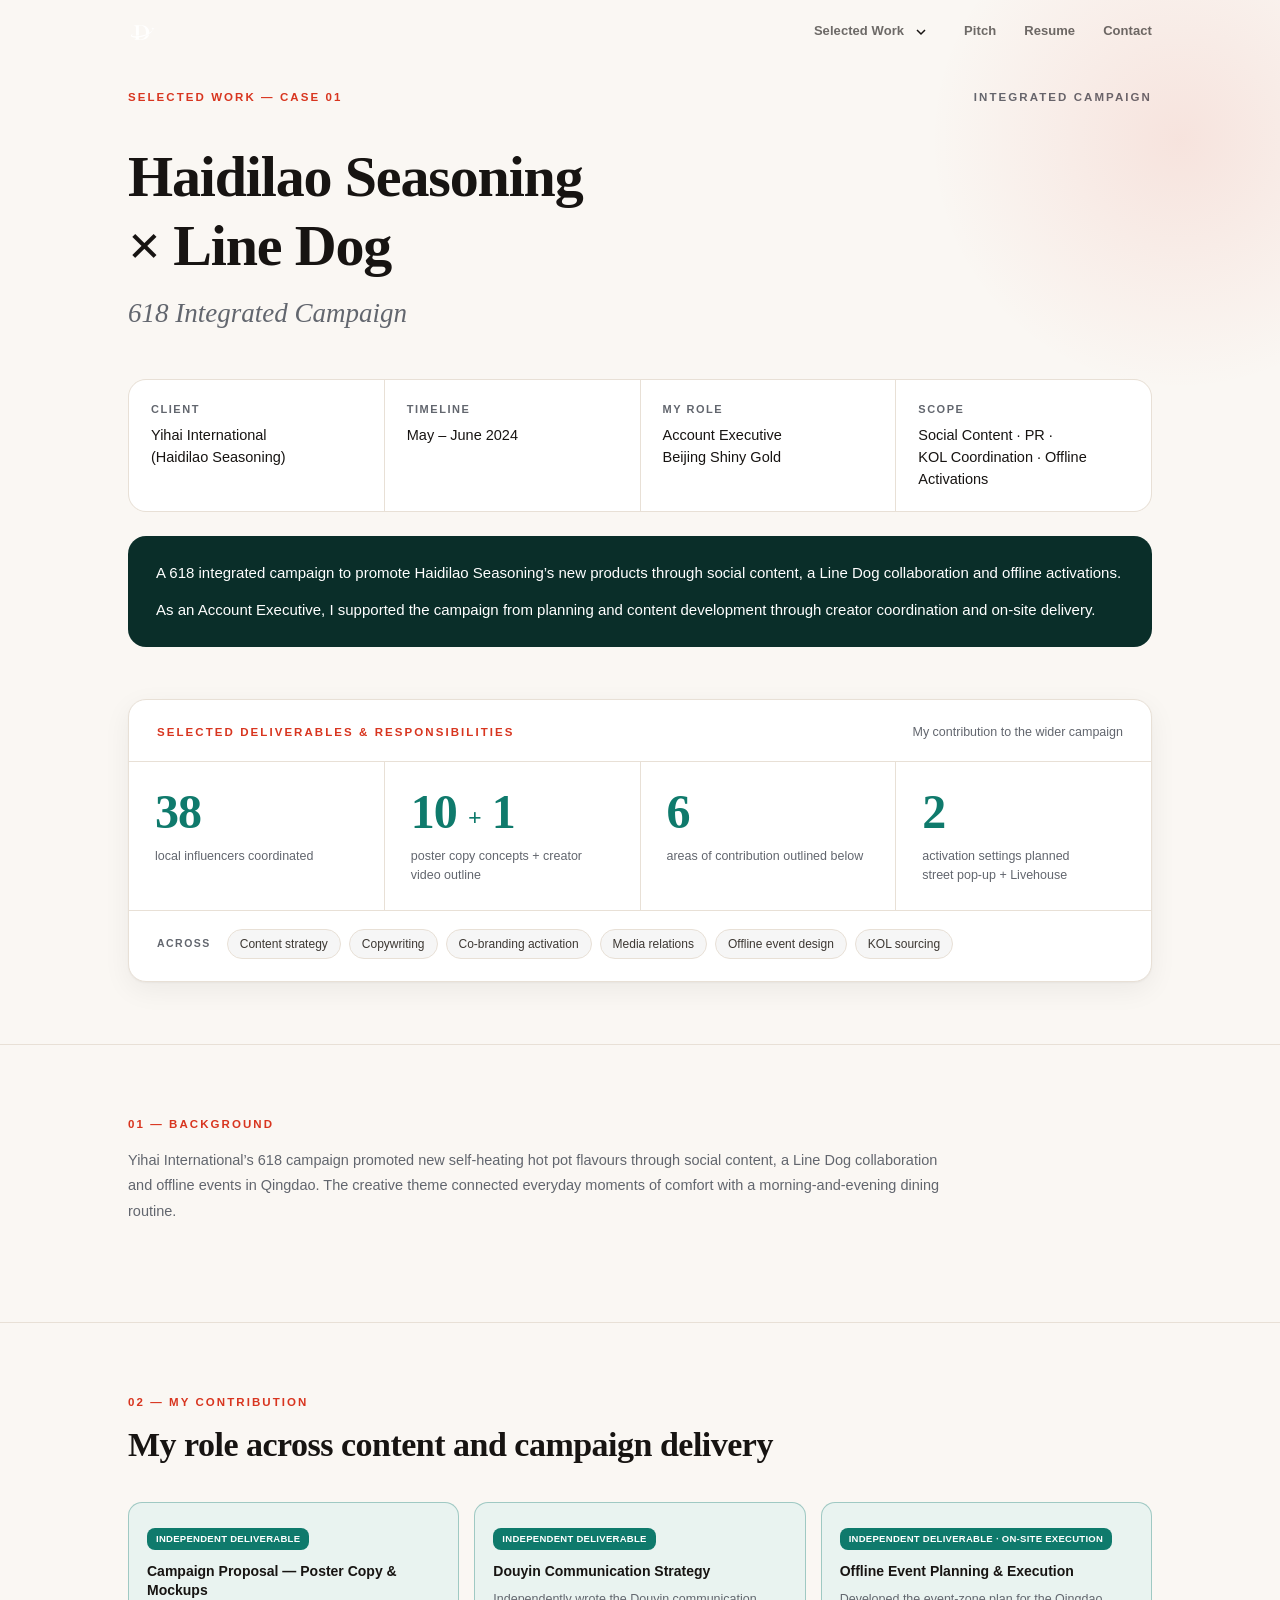
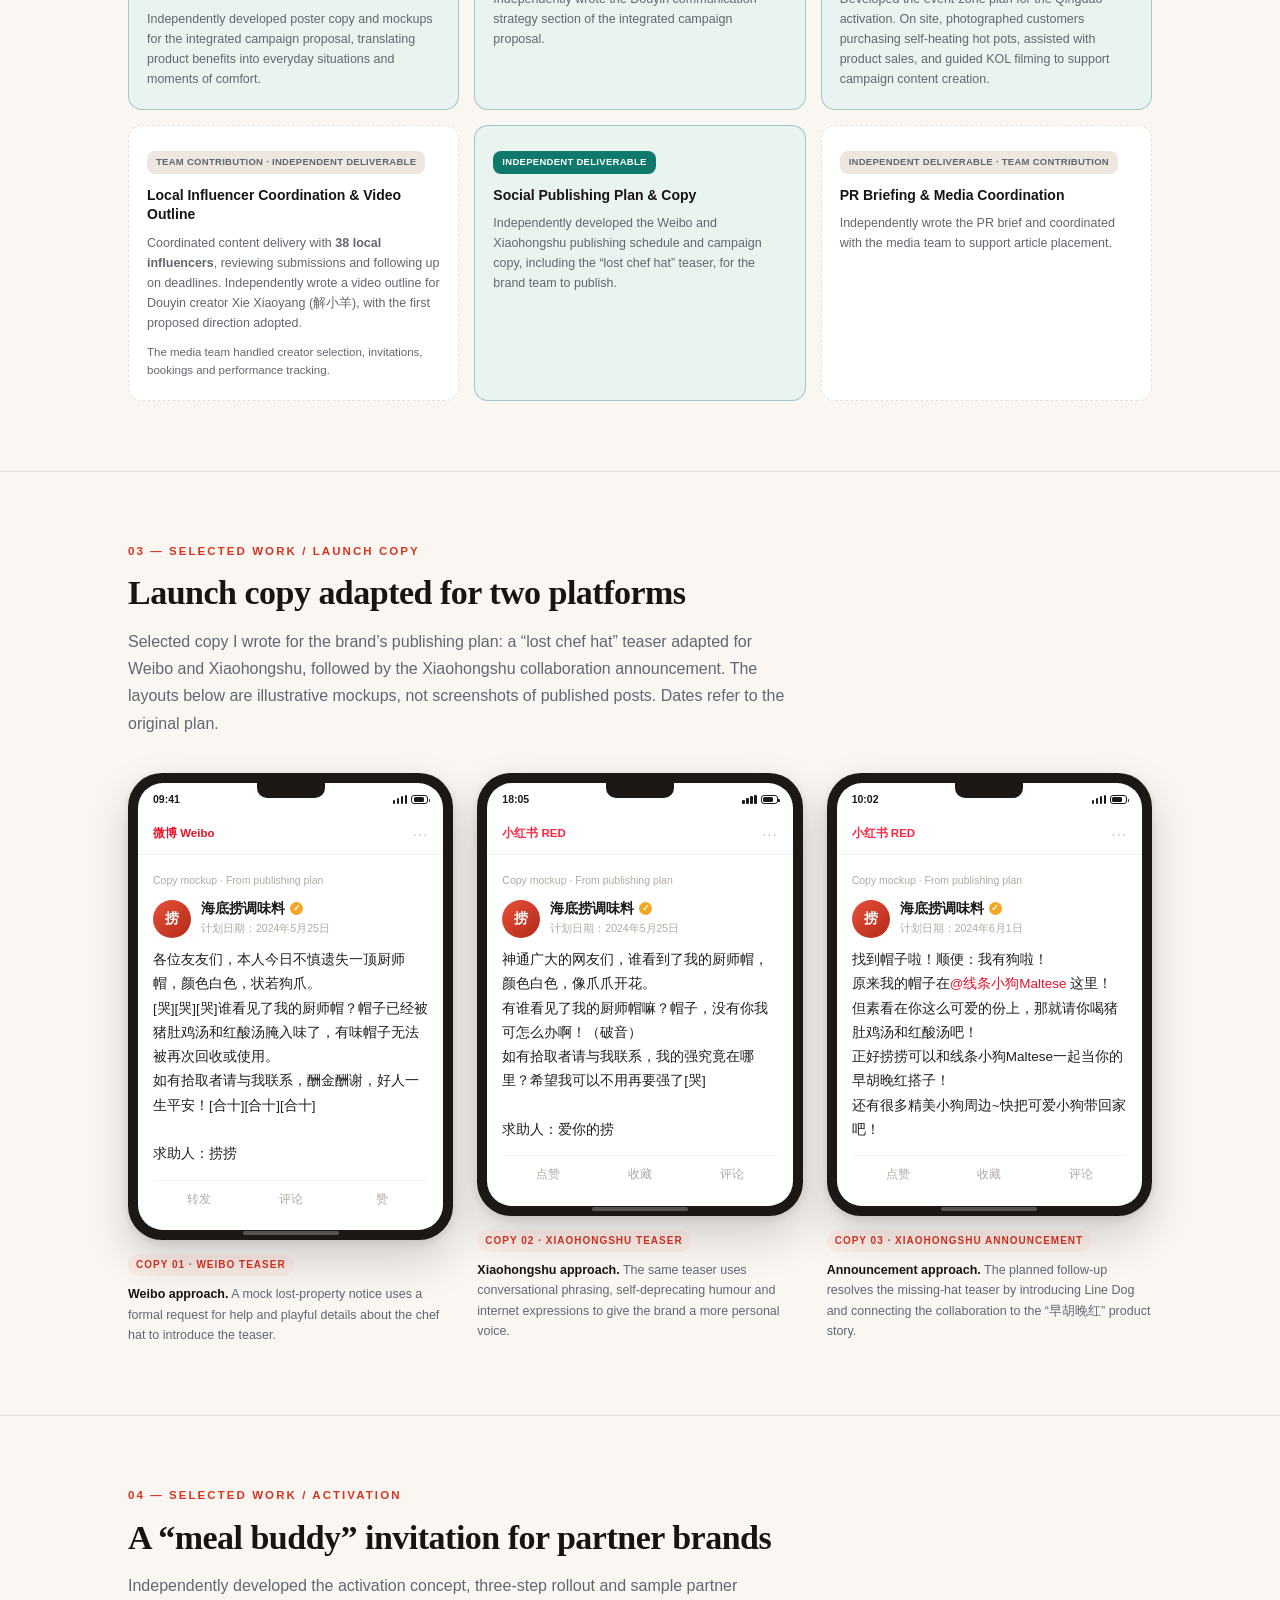
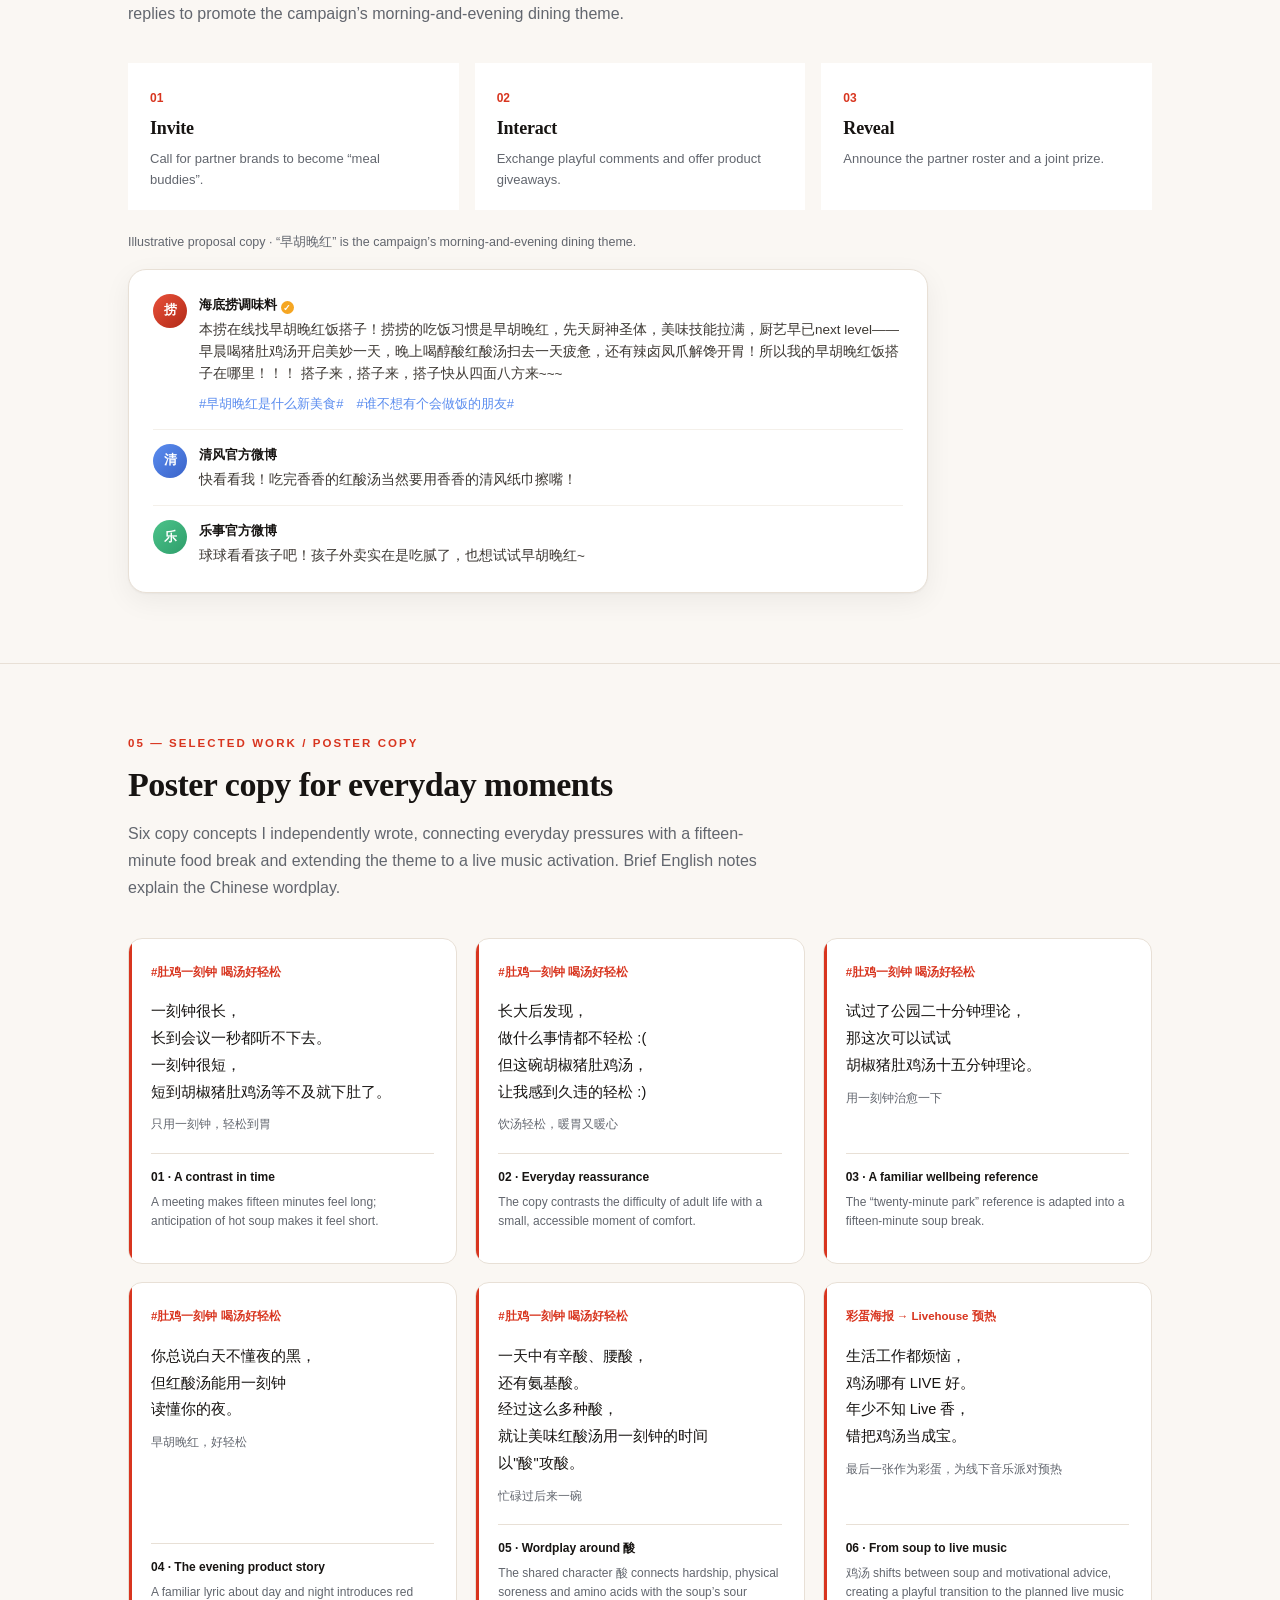
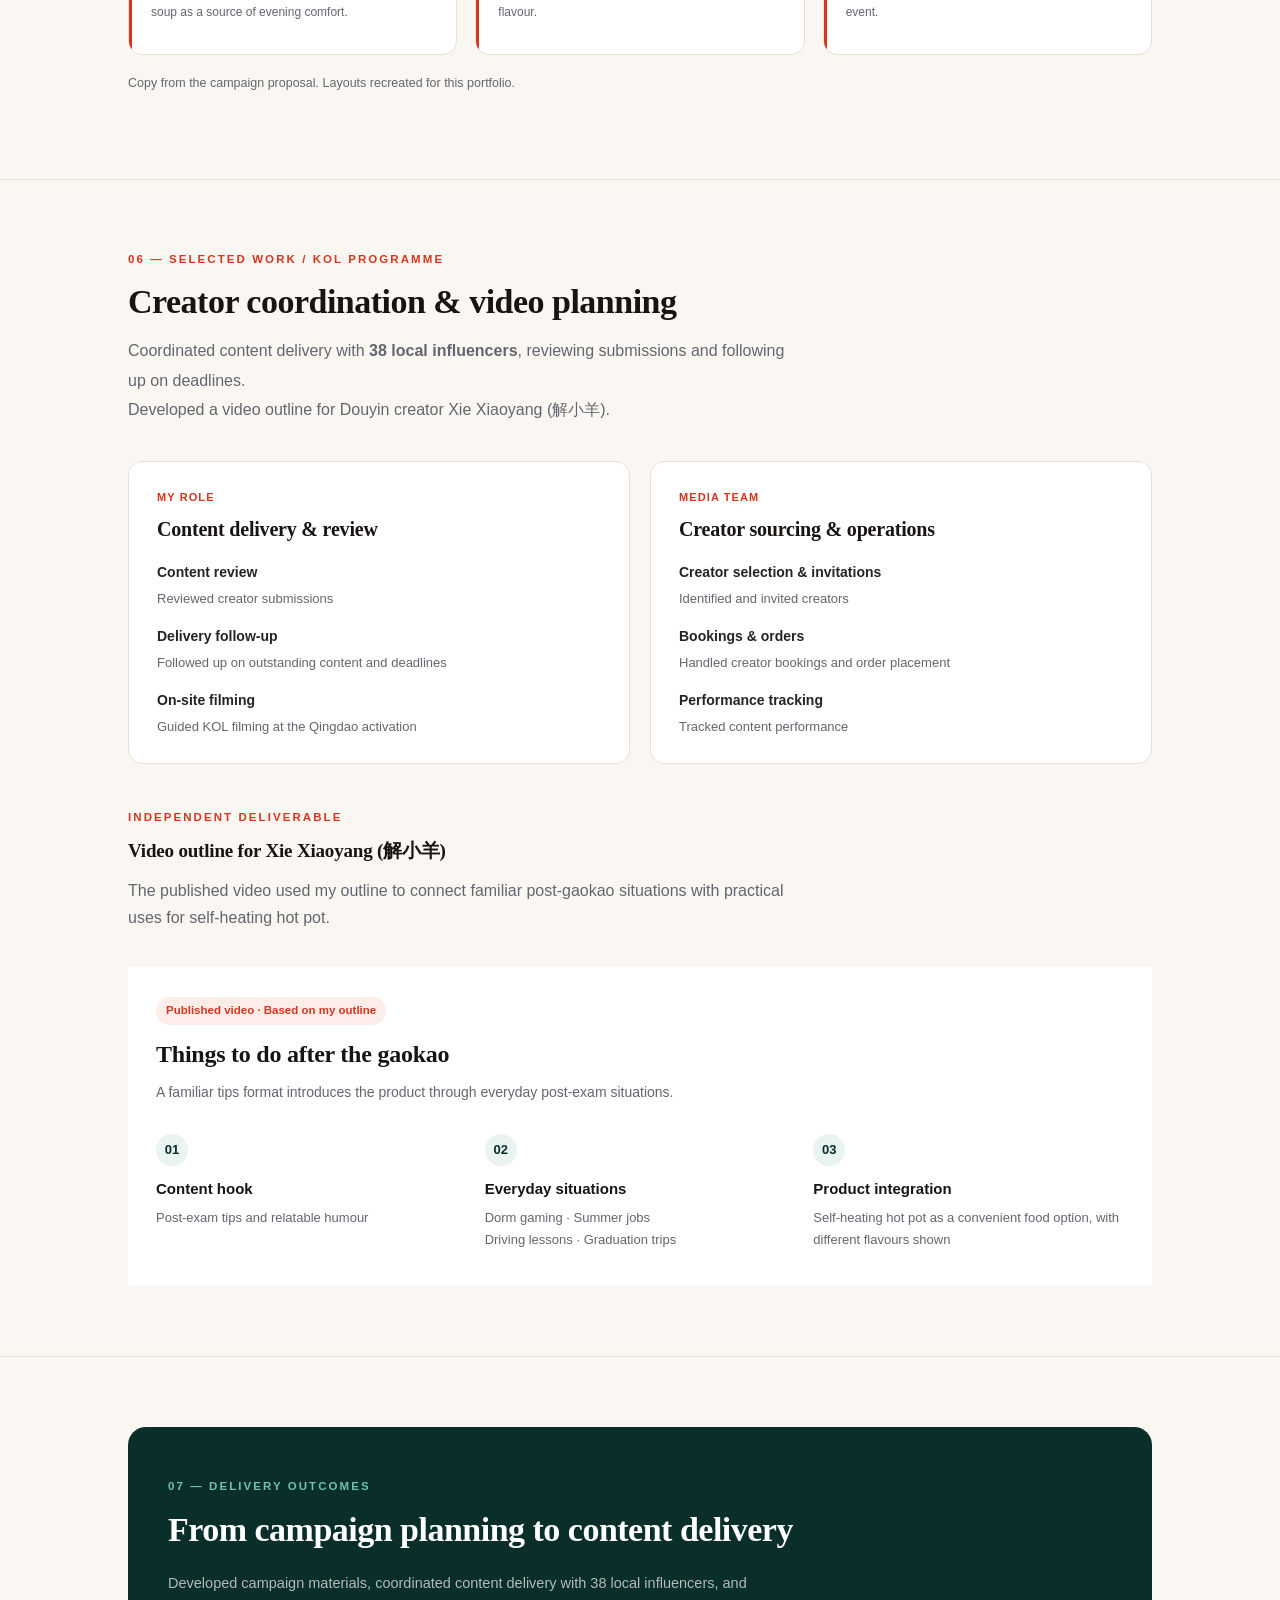
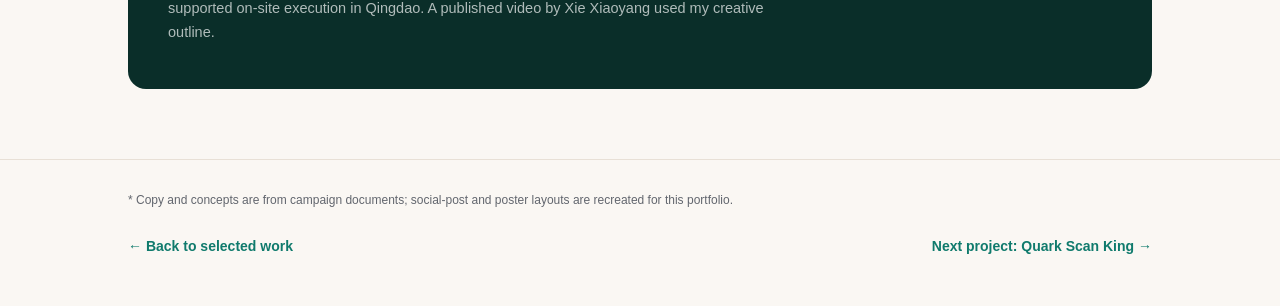
<file: website/haidilao-case.html>
<!DOCTYPE html>
<html lang="en">
<head>
<meta charset="utf-8">
<meta name="viewport" content="width=device-width, initial-scale=1">
<title>Haidilao Seasoning × Line Dog — 618 Integrated Campaign</title>
<link rel="canonical" href="https://fenghuan001.github.io/dtw.pro/haidilao-case.html">
<meta property="og:url" content="https://fenghuan001.github.io/dtw.pro/haidilao-case.html">
<meta property="og:image" content="https://fenghuan001.github.io/dtw.pro/assets/og-card.jpg">
<meta name="twitter:image" content="https://fenghuan001.github.io/dtw.pro/assets/og-card.jpg">
<link rel="icon" type="image/svg+xml" href="assets/favicon.svg">
<meta name="description" content="A 618 campaign across PR, social, offline and influencer work. Case 01 — Du Tingwei, Anna.">
<meta property="og:type" content="website">
<meta property="og:site_name" content="Du Tingwei, Anna">
<meta property="og:title" content="Haidilao Seasoning x Line Dog — 618 Integrated Campaign">
<meta property="og:description" content="A 618 campaign across PR, social, offline and influencer work. Case 01 — Du Tingwei, Anna.">
<meta property="og:image:width" content="1200">
<meta property="og:image:height" content="630">
<meta property="og:image:alt" content="Du Tingwei, Anna — Account Executive, Integrated Marketing and Content Strategy">
<meta name="twitter:card" content="summary_large_image">
<meta name="twitter:title" content="Haidilao Seasoning x Line Dog — 618 Integrated Campaign">
<meta name="twitter:description" content="A 618 campaign across PR, social, offline and influencer work. Case 01 — Du Tingwei, Anna.">
<meta name="theme-color" content="#0A2E29">

<style>
:root{
  --bg:#FAF7F3; --ink:#171412; --ink-2:#3D3833; --muted:#857B72;
  --line:#E8E0D6; --card:#FFFFFF; --accent:#D8351F; --accent-2:#B22A17;
  --accent-soft:#FCEDE9; --gold:#B98A4B;
  --pine:#0A2E29; --pine-2:#0F3D36; --pine-accent:#0F7A6C; --pine-accent-2:#0A5B50;
  --pine-soft:#E9F3F0; --pine-key:#6FC2B3;
  --radius:18px;

  --shadow:0 1px 2px rgba(23,20,18,.04), 0 8px 28px rgba(23,20,18,.06);
  --font-display:Georgia,'Times New Roman','Microsoft YaHei','PingFang SC','Hiragino Sans GB','Songti SC',serif;
  --font-sans:-apple-system,BlinkMacSystemFont,'Segoe UI','Microsoft YaHei','PingFang SC','Hiragino Sans GB','Noto Sans CJK SC',sans-serif;
}
*,*::before,*::after{box-sizing:border-box}
html{-webkit-text-size-adjust:100%}
body{margin:0;background:var(--bg);color:var(--ink-2);font-family:var(--font-sans);font-size:16px;line-height:1.7;-webkit-font-smoothing:antialiased}
img{max-width:100%;display:block}
.wrap{max-width:1080px;margin:0 auto;padding:0 28px}
h1,h2,h3,h4{font-family:var(--font-display);color:var(--ink);font-weight:700;line-height:1.2;margin:0}
h1{font-size:clamp(34px,5vw,58px);letter-spacing:-.02em}
h2{font-size:clamp(24px,3vw,34px);letter-spacing:-.015em}
h3{font-size:19px;letter-spacing:-.01em}
p{margin:0 0 16px}
.eyebrow{font-family:var(--font-sans);font-size:11.5px;font-weight:700;letter-spacing:.18em;text-transform:uppercase;color:var(--accent)}
.lede{font-size:19px;line-height:1.65;color:var(--ink-2)}
section{padding:70px 0}
section+section{border-top:1px solid var(--line)}
.sec-head{margin-bottom:36px}
.sec-head .eyebrow{display:block;margin-bottom:12px}
.sec-head p{max-width:660px;margin-top:14px;color:var(--muted)}

/* hero */
.hero{padding:64px 0 52px;position:relative;overflow:hidden}
.hero::after{content:"";position:absolute;right:-160px;top:-120px;width:520px;height:520px;background:radial-gradient(circle at 50% 50%,rgba(216,53,31,.10),transparent 68%);pointer-events:none}
.hero-top{display:flex;justify-content:space-between;align-items:baseline;gap:20px;flex-wrap:wrap;margin-bottom:34px}
.hero h1{max-width:16ch}
.hero .sub{font-family:var(--font-display);font-size:clamp(20px,2.4vw,27px);color:var(--muted);font-style:italic;margin-top:10px}
.meta{display:grid;grid-template-columns:repeat(4,1fr);gap:1px;background:var(--line);border:1px solid var(--line);border-radius:var(--radius);overflow:hidden;margin-top:42px}
.meta div{background:var(--card);padding:20px 22px}
.meta dt{font-size:11px;letter-spacing:.14em;text-transform:uppercase;color:var(--muted);font-weight:700;margin-bottom:7px}
.meta dd{margin:0;font-size:14.5px;color:var(--ink);line-height:1.5;font-weight:500}
.result-strip{margin-top:24px;background:var(--pine);color:#fff;border-radius:var(--radius);padding:24px 28px;display:flex;align-items:center;gap:20px;flex-wrap:wrap}
.result-strip .num{font-family:var(--font-display);font-size:30px;color:#fff;line-height:1;white-space:nowrap}
.result-strip .txt{font-size:14.5px;color:rgba(255,255,255,.78);line-height:1.55;flex:1;min-width:240px}

/* the brief */
.brief{display:grid;grid-template-columns:1.35fr 1fr;gap:38px;align-items:start}
.brief-facts{background:var(--card);border:1px solid var(--line);border-radius:var(--radius);padding:24px;box-shadow:var(--shadow)}
.brief-facts dl{margin:0;display:grid;gap:14px}
.brief-facts dt{font-size:10.5px;letter-spacing:.14em;text-transform:uppercase;color:var(--muted);font-weight:700;margin-bottom:3px}
.brief-facts dd{margin:0;font-size:14px;color:var(--ink-2);line-height:1.55}
.chal{display:flex;gap:14px;margin-top:20px;flex-wrap:wrap}
.chal div{flex:1;min-width:190px;background:var(--accent-soft);border-radius:12px;padding:14px 16px;font-size:13.5px;color:var(--ink-2);line-height:1.6}
.chal div b{display:block;font-size:10.5px;letter-spacing:.12em;text-transform:uppercase;color:var(--accent);margin-bottom:5px}

/* contribution */
.resp{display:grid;grid-template-columns:repeat(3,1fr);gap:15px}
.resp-item{border:1px solid var(--line);border-radius:14px;padding:20px 18px;background:var(--card);position:relative;min-height:134px}
.resp-item.solo{border-color:rgba(15,122,108,.34);background:var(--pine-soft)}
.resp-item.contrib{border-style:dashed;background:#fff}
.resp-item .badge{position:absolute;top:14px;right:14px;font-size:9.5px;font-weight:700;letter-spacing:.1em;text-transform:uppercase;padding:4px 9px;border-radius:999px}
.resp-item.solo .badge{background:var(--pine-accent);color:#fff}
.resp-item.contrib .badge{background:#EDE7DF;color:var(--muted)}
.resp-item h4{font-family:var(--font-sans);font-size:14px;font-weight:700;color:var(--ink);margin:0 0 8px;padding-right:64px;line-height:1.4}
.resp-item p{margin:0;font-size:12.5px;color:var(--muted);line-height:1.6}
.legend{display:flex;gap:22px;flex-wrap:wrap;margin-top:18px;font-size:13px;color:var(--muted)}
.legend span{display:flex;align-items:center;gap:8px}
.dot{width:11px;height:11px;border-radius:3px;background:var(--pine-soft);border:1px solid rgba(15,122,108,.42);flex:0 0 11px}
.dot.d2{background:#fff;border:1px dashed var(--muted)}

@media(max-width:900px){
  .brief{grid-template-columns:1fr}
  .resp{grid-template-columns:1fr 1fr}
  .meta{grid-template-columns:1fr 1fr}
  section{padding:52px 0}
}
@media(max-width:560px){ .resp{grid-template-columns:1fr} .meta{grid-template-columns:1fr} }
</style>
<style>body{--muted:#62666E}a:focus-visible,button:focus-visible{outline:3px solid #D6A84B;outline-offset:5px}@media(prefers-reduced-motion:reduce){html{scroll-behavior:auto!important}*,*::before,*::after{animation:none!important;transition:none!important}}</style><style>
.campaign-summary{display:block}.campaign-summary p{font-size:15px;line-height:1.7;margin:0 0 12px}.campaign-summary p:last-child{margin-bottom:0}
.resp-item .badge{position:static;display:inline-block;max-width:100%;margin-bottom:12px;line-height:1.5;letter-spacing:.03em;border-radius:8px}
.resp-item h4{padding-right:0}.resp-item .responsibility-note{margin-top:10px;font-size:11.5px}.legend span{display:block}
</style><style>#tb a.brand,#tb a.brand svg.mark{color:#fff}</style><style>.poster-explanation{margin-top:18px;padding-top:14px;border-top:1px solid var(--line);font-size:12px;line-height:1.6;color:var(--muted)}.poster-explanation strong{color:var(--ink);display:block;margin-bottom:6px}.poster-explanation p{margin:0 0 8px}.poster-explanation span{font-size:11px}</style><style>
.role-bubbles{display:grid;grid-template-columns:1fr 1fr;gap:28px;margin:0 0 44px;padding-bottom:12px}
.role-bubble{position:relative;padding:28px 30px;border-radius:30px;border:1px solid transparent;animation:role-reveal .5s ease both;transition:transform .2s ease}
.role-bubble::after{content:"";position:absolute;bottom:-10px;left:36px;width:20px;height:20px;background:inherit;border-right:inherit;border-bottom:inherit;transform:rotate(45deg);border-radius:0 0 5px 0}
.role-mine{background:#FFF0EC;border-color:#EBC1B7;border-top:4px solid #AD3528}
.role-media{background:#F5EFE5;border-color:#DED1BE;border-top:4px solid #8C6945;animation-delay:.08s}
.role-label{display:block;font-size:11px;letter-spacing:.1em;text-transform:uppercase;font-weight:700;margin-bottom:10px;color:#923024}
.role-media .role-label{color:#705232}.role-bubble h3{font-size:21px;margin-bottom:20px}.role-bubble ul{list-style:none;padding:0;margin:0;display:grid;gap:16px}.role-bubble li strong{display:block;font-size:14px;color:#242424}.role-bubble li span{display:block;font-size:13px;line-height:1.65;color:#56514D;margin-top:3px}
@keyframes role-reveal{from{opacity:0;transform:translateY(10px)}to{opacity:1;transform:translateY(0)}}
@media(hover:hover){.role-bubble:hover{transform:translateY(-2px)}}
@media(max-width:700px){.role-bubbles{grid-template-columns:1fr;gap:28px}.role-bubble{padding:24px;border-radius:24px}}
@media(prefers-reduced-motion:reduce){.role-bubble{animation:none;transition:none}.role-bubble:hover{transform:none}}
@media print{.role-bubble{animation:none;break-inside:avoid}}
</style><style>
.concept-map{border:1px solid #EBC1B7;background:#FFF9F6;border-radius:26px;padding:28px;margin-top:22px}.concept-head h3{font-size:24px;margin:8px 0 12px}.concept-head p{font-size:14px;color:#56514D}.concept-flow{display:grid;grid-template-columns:1fr auto 1fr auto 1fr;gap:14px;align-items:center;margin:24px 0}.concept-stage{background:#fff;border:1px solid #ECDDD4;border-radius:18px;padding:20px;align-self:stretch}.concept-number{display:inline-grid;place-items:center;width:36px;height:36px;border-radius:50%;background:#AD3528;color:white;font-size:13px;font-weight:700;margin-bottom:14px}.concept-stage h4{font-family:var(--font-sans);font-size:15px;line-height:1.4;margin-bottom:8px}.concept-stage p{font-size:13px;line-height:1.65;color:#56514D;margin:0}.concept-arrow{color:#AD3528;font-size:24px}.concept-extract{border-top:1px solid #ECDDD4;padding-top:20px}.concept-extract p{font-size:14px;line-height:1.8;margin:0}
@media(max-width:700px){.concept-map{padding:22px}.concept-flow{grid-template-columns:1fr;gap:10px}.concept-arrow{transform:rotate(90deg);justify-self:center}.concept-stage{padding:18px}}
</style><style>.activation-flow{display:grid;grid-template-columns:repeat(3,1fr);gap:16px;margin-bottom:22px}.activation-flow>div{background:var(--card);border:1px solid var(--line);border-radius:14px;padding:20px}.activation-flow span{font-size:12px;color:var(--accent);font-weight:700}.activation-flow h3{font-size:18px;margin:8px 0}.activation-flow p{font-size:13px;line-height:1.65;color:var(--muted);margin:0}.activation-note{margin-bottom:16px}@media(max-width:700px){.activation-flow{grid-template-columns:1fr}}</style><style>.campaign-brief .sec-head{margin-bottom:28px}.campaign-brief .brief{grid-template-columns:1.2fr 1fr;gap:32px}.campaign-brief .brief-overview h3{font-family:var(--font-sans);font-size:16px;margin-bottom:12px}.campaign-brief .brief-overview h3:not(:first-child){margin-top:24px}.campaign-brief p,.campaign-brief li,.campaign-brief .brief-facts dd{font-size:14.5px;line-height:1.75}.campaign-brief .brief-overview p{margin-bottom:12px}.campaign-brief ul{margin:0;padding-left:19px}.campaign-brief li{margin-bottom:8px}.campaign-brief .brief-channel-note{margin-top:22px;color:var(--muted)}.campaign-brief .brief-facts{box-shadow:none;padding:24px 26px}.campaign-brief .brief-facts dl{gap:18px}.brief-theme-cn{color:var(--muted);font-size:13px}@media(max-width:900px){.campaign-brief .brief{grid-template-columns:1fr;gap:24px}}</style><link rel="stylesheet" href="assets/work-navigation.css"><style>img{height:auto}</style></head>
<body>
<div id="sp" aria-hidden="true"></div>
<style id="plcss">
.sr-only{position:absolute;width:1px;height:1px;padding:0;overflow:hidden;clip-path:inset(50%)}
#page-loader{position:fixed;inset:0;z-index:1000;display:grid;place-content:center;background:var(--pine);opacity:0;visibility:hidden;pointer-events:none;transition:opacity .42s ease,visibility .42s ease}
#page-loader.show{opacity:1;visibility:visible;pointer-events:auto}
#page-loader::after{content:"";position:absolute;right:-120px;top:-140px;width:420px;height:420px;background:radial-gradient(circle at 50% 50%,rgba(111,194,179,.15),transparent 68%);pointer-events:none}
#page-loader .brand-logo{width:min(44vw,168px);height:auto;display:block;overflow:visible;position:relative}
#pl-star{transform:translate(1117px,479px)}
@media(prefers-reduced-motion:reduce){#page-loader{transition:none}}
@media print{#page-loader{display:none!important}}
</style>
<div id="page-loader">
  <span class="sr-only" role="status">Loading</span>
  <svg class="brand-logo" xmlns="http://www.w3.org/2000/svg" viewBox="0 0 1254 1254" fill="#ffffff" role="img" aria-label="Du Tingwei">
    <defs>
      <clipPath id="pl-lc"><rect x="345" y="760" width="151" height="150"/></clipPath>
      <clipPath id="pl-rc"><rect x="750" y="600" width="240" height="270"/></clipPath>
      <mask id="pl-os" maskUnits="userSpaceOnUse" x="0" y="0" width="1254" height="1254" style="mask-type:luminance">
        <rect width="1254" height="1254" fill="white"/>
        <path clip-path="url(#pl-lc)" d="M 351 815 C 544 817 864 743 1027 616" fill="none" stroke="black" stroke-width="36"/>
        <path clip-path="url(#pl-rc)" d="M 351 883 C 577 888 912 773 1058 630" fill="none" stroke="black" stroke-width="36"/>
      </mask>
    </defs>
    <path mask="url(#pl-os)" fill-rule="evenodd" d="M 252 325 L 578 325 C 808 325 950 444 956 650 C 961 854 832 978 590 978 L 249 978 L 249 971 C 327 957 354 938 354 869 L 354 423 C 354 362 330 341 252 333 Z M 487 398 L 487 891 C 487 936 508 952 575 952 C 717 952 803 857 803 652 C 803 450 717 347 579 347 L 528 347 C 497 347 487 362 487 398 Z"/>
    <path d="M 341 644 C 236 683 132 735 129 786 C 123 849 218 881 351 883 C 577 888 912 773 1058 630 C 1088 599 1099 566 1101 538 C 1083 569 1058 591 1027 616 C 864 743 544 817 351 815 C 244 814 183 806 178 782 C 171 752 244 694 336 651 Q 342 648 341 644 Z"/>
    <g id="pl-star"><g transform="translate(-1117 -479)"><path d="M 1117 403 C 1109 458 1099 469 1045 478 C 1098 485 1109 498 1117 551 C 1125 498 1136 486 1190 479 C 1136 471 1126 458 1117 403 Z"/></g></g>
  </svg>
</div>
<script>
(function(){
  var loader = document.getElementById('page-loader');
  if(!loader) return;
  var star = document.getElementById('pl-star');
  var reduce = window.matchMedia ? matchMedia('(prefers-reduced-motion: reduce)') : { matches:false };
  var ORBIT = 1600, GRACE = 420;
  var route = document.createElementNS('http://www.w3.org/2000/svg','path');
  route.setAttribute('d','M1117 479 C1060 310 330 510 155 780 C85 965 1080 790 1117 479 Z');
  var len = 0; try { len = route.getTotalLength(); } catch(e){}
  var frame = 0, showAt = 0, ready = false, shown = false, finishAt = Infinity;

  function rest(){ if(star) star.style.transform = 'translate(1117px,479px)'; }
  function hide(){
    if(!shown){ loader.style.display = 'none'; document.body.setAttribute('aria-busy','false'); return; }
    shown = false; cancelAnimationFrame(frame); rest();
    loader.classList.remove('show');
    document.body.setAttribute('aria-busy','false');
  }
  function tick(now){
    if(!shown) return;
    if(reduce.matches){ rest(); if(ready) hide(); else frame = requestAnimationFrame(tick); return; }
    if(ready && now >= finishAt){ hide(); return; }
    if(len){
      var p = route.getPointAtLength(((now - showAt) % ORBIT) / ORBIT * len);
      star.style.transform = 'translate(' + p.x + 'px,' + p.y + 'px)';
    }
    frame = requestAnimationFrame(tick);
  }
  function show(){
    if(shown || ready) return;
    shown = true; showAt = performance.now();
    loader.classList.add('show');
    document.body.setAttribute('aria-busy','true');
    if(reduce.matches) rest(); else frame = requestAnimationFrame(tick);
  }
  function done(){
    if(ready) return;
    ready = true;
    if(!shown){ loader.style.display = 'none'; document.body.setAttribute('aria-busy','false'); return; }
    finishAt = performance.now();
    if(reduce.matches) hide(); else frame = requestAnimationFrame(tick);
  }
  window.finishLogoLoading = done;

  // only appear when the page is actually slow
  setTimeout(function(){ if(!ready) show(); }, GRACE);
  // Release the overlay when readable HTML is ready, independently of images.
  setTimeout(done, 2000);
  if(document.readyState !== 'loading') done();
  else document.addEventListener('DOMContentLoaded', done, { once:true });
  document.addEventListener('visibilitychange', function(){ if(!document.hidden && shown && ready) hide(); });
})();
</script>
<style id="uibar">#sp{position:fixed;top:0;left:0;height:3px;width:0;background:linear-gradient(90deg,var(--pine-accent),var(--pine-key));z-index:999;pointer-events:none;transition:width .08s linear}
@media print{#sp{display:none!important}.footer{background:#fff!important;border-top:1px solid #ccc!important}}</style>
<style id="tbcss">
:root{--tb-h:58px;--tb-ink:var(--ink)}
html{scroll-behavior:smooth}
[id]{scroll-margin-top:calc(var(--tb-h) + 18px)}
#tb{position:fixed;top:3px;left:0;right:0;z-index:120;transition:background .3s ease,box-shadow .3s ease}
#tb .in{max-width:1080px;margin:0 auto;padding:0 28px;height:var(--tb-h);display:flex;align-items:center;justify-content:space-between;gap:20px}
#tb .brand{display:flex;align-items:center;gap:11px;color:var(--tb-ink);text-decoration:none;flex:0 0 auto;opacity:.9;transition:opacity .2s ease}
#tb a.brand:hover{opacity:1}
#tb .mark{display:block;width:28px;height:28px;color:var(--tb-ink);transition:transform .45s cubic-bezier(.3,.9,.3,1)}
#tb a.brand:hover .mark{transform:rotate(-10deg)}
#tb .nav{display:flex;align-items:center;gap:clamp(13px,2.6vw,28px);font-size:13px;font-weight:600;letter-spacing:.005em}
#tb .nav a{color:var(--tb-ink);opacity:.62;text-decoration:none;padding:5px 0;border-bottom:1.5px solid transparent;transition:opacity .18s ease,border-color .18s ease;white-space:nowrap}
#tb .nav a:hover{opacity:1;border-bottom-color:currentColor}
#tb.stuck{background:var(--pine);box-shadow:0 1px 0 rgba(0,0,0,.16),0 8px 26px rgba(10,46,41,.22)}
#tb.stuck .brand,#tb.stuck .nav a{color:#fff}
#tb.stuck .nav a{opacity:.72}
#tb.stuck .nav a:hover{opacity:1}
.hero{padding-top:calc(var(--tb-h) + 30px)}
@media(max-width:520px){ #tb .in{padding:0 20px;gap:12px} #tb .mark{width:24px;height:24px} #tb .nav{font-size:12px} #tb .nav a{padding:4px 0} }
@media print{ #tb{display:none!important} .hero{padding-top:0!important} }
</style>
<div id="tb">
  <div class="in">
    <a class="brand" href="index.html" aria-label="Back to the portfolio home"><svg class="mark" viewBox="0 0 1254 1254" fill="#ffffff" aria-hidden="true" focusable="false"><defs><clipPath id="tbm-l"><rect x="345" y="760" width="151" height="150"/></clipPath><clipPath id="tbm-r"><rect x="750" y="600" width="240" height="270"/></clipPath><mask id="tbm-o" maskUnits="userSpaceOnUse" x="0" y="0" width="1254" height="1254" style="mask-type:luminance"><rect width="1254" height="1254" fill="white"/><path clip-path="url(#tbm-l)" d="M 351 815 C 544 817 864 743 1027 616" fill="none" stroke="black" stroke-width="36"/><path clip-path="url(#tbm-r)" d="M 351 883 C 577 888 912 773 1058 630" fill="none" stroke="black" stroke-width="36"/></mask></defs><path mask="url(#tbm-o)" fill-rule="evenodd" d="M 252 325 L 578 325 C 808 325 950 444 956 650 C 961 854 832 978 590 978 L 249 978 L 249 971 C 327 957 354 938 354 869 L 354 423 C 354 362 330 341 252 333 Z M 487 398 L 487 891 C 487 936 508 952 575 952 C 717 952 803 857 803 652 C 803 450 717 347 579 347 L 528 347 C 497 347 487 362 487 398 Z"/><path d="M 341 644 C 236 683 132 735 129 786 C 123 849 218 881 351 883 C 577 888 912 773 1058 630 C 1088 599 1099 566 1101 538 C 1083 569 1058 591 1027 616 C 864 743 544 817 351 815 C 244 814 183 806 178 782 C 171 752 244 694 336 651 Q 342 648 341 644 Z"/><path d="M 1117 403 C 1109 458 1099 469 1045 478 C 1098 485 1109 498 1117 551 C 1125 498 1136 486 1190 479 C 1136 471 1126 458 1117 403 Z"/></svg></a>
    <nav class="nav" aria-label="Main">
      <div class="work-dropdown"><a href="index.html#work">Selected Work</a><button class="work-toggle" type="button" aria-label="Show selected projects" aria-expanded="false" aria-controls="work-projects"><svg viewBox="0 0 12 12" fill="none" aria-hidden="true"><path d="m2 4 4 4 4-4" stroke="currentColor" stroke-width="1.5"/></svg></button><div class="work-projects" id="work-projects" hidden><a href="haidilao-case.html" aria-current="page">Haidilao</a><a href="quark-scan-king-case.html">Quark Scan King</a><a href="juhuasuan-case.html">Juhuasuan</a><a href="eleme-lichun-case.html">Ele.me</a><a href="taobao-live-case.html">Taobao Live</a></div></div>
      <a href="pitch-experience.html">Pitch</a>
      <a href="resume.html">Resume</a>
      <a href="index.html#contact">Contact</a>
    </nav>
  </div>
</div>
<script>
(function(){
  function init(){
    var tb = document.getElementById('tb');
    var hero = document.querySelector('.hero');
    if(!tb || !hero) return;
    var h = 0;
    function measure(){ h = hero.offsetHeight; }
    function upd(){
      if(window.scrollY > h - 74) tb.classList.add('stuck');
      else tb.classList.remove('stuck');
    }
    measure(); upd();
    window.addEventListener('scroll', upd, { passive:true });
    window.addEventListener('resize', function(){ measure(); upd(); });
  }
  if(document.readyState === 'loading') document.addEventListener('DOMContentLoaded', init);
  else init();
})();
</script>

<style>
/* ---------- DEVICE MOCKUPS ---------- */
.devices{display:grid;grid-template-columns:repeat(3,1fr);gap:24px;align-items:start}
.device{background:#1B1816;border-radius:34px;padding:10px;box-shadow:0 20px 44px rgba(23,20,18,.18),0 3px 8px rgba(23,20,18,.10);position:relative}
.device::after{content:"";position:absolute;left:50%;bottom:5px;transform:translateX(-50%);width:96px;height:4px;border-radius:2px;background:rgba(255,255,255,.26)}
.screen{background:#fff;border-radius:25px;overflow:hidden;position:relative;padding-bottom:10px}
.notch{position:absolute;top:0;left:50%;transform:translateX(-50%);width:68px;height:15px;background:#1B1816;border-radius:0 0 10px 10px;z-index:4}
.status{display:flex;justify-content:space-between;align-items:center;padding:8px 15px 4px;font-size:10.5px;font-weight:700;color:#1A1A1A}
.status .rt{display:flex;align-items:center;gap:4px}
.bars{display:flex;align-items:flex-end;gap:1.5px;height:9px}
.bars i{width:2.5px;background:#1A1A1A;border-radius:1px;display:block}
.bars i:nth-child(1){height:4px}.bars i:nth-child(2){height:6px}.bars i:nth-child(3){height:8px}.bars i:nth-child(4){height:9px}
.batt{width:17px;height:9px;border:1.2px solid #1A1A1A;border-radius:3px;position:relative}
.batt::after{content:"";position:absolute;right:-3px;top:2.5px;width:1.5px;height:3px;background:#1A1A1A;border-radius:0 1px 1px 0}
.batt i{position:absolute;left:1.2px;top:1.2px;bottom:1.2px;width:68%;background:#1A1A1A;border-radius:1.5px;display:block}
.appbar{display:flex;align-items:center;justify-content:space-between;padding:8px 15px;border-bottom:1px solid #F2F2F2;font-size:11.5px;font-weight:700}
.wb .appbar .plat{color:#E6162D}
.xhs .appbar .plat{color:#FF2442}
.mi{color:#C4BEB7;font-size:15px;font-weight:400;letter-spacing:1px}
.post{padding:15px 15px 2px}
.post-head{display:flex;gap:10px;align-items:center;margin-bottom:10px}
.avatar{width:38px;height:38px;border-radius:50%;flex:0 0 38px;display:flex;align-items:center;justify-content:center;color:#fff;font-size:14px;font-weight:700;background:linear-gradient(135deg,#E8503A,#B22A17)}
.pn{font-size:13.5px;font-weight:700;color:#1A1A1A;display:flex;align-items:center;gap:5px;line-height:1.3}
.vb{width:13px;height:13px;border-radius:50%;background:#F5A623;color:#fff;font-size:8.5px;display:flex;align-items:center;justify-content:center;flex:0 0 13px}
.pt{font-size:10.5px;color:#B0AAA3;margin-top:2px}
.body-txt{font-size:13.5px;line-height:1.8;color:#1F1F1F;white-space:pre-line;word-break:break-word}
.hashes{color:#5B8DEF;font-size:13px;line-height:1.8;margin-top:6px;word-break:break-word}
.acts{display:flex;border-top:1px solid #F2F2F2;margin-top:13px}
.acts span{flex:1;text-align:center;font-size:11.5px;color:#B0AAA3;padding:9px 0}
.caption{font-size:12.5px;color:var(--muted);margin-top:14px;line-height:1.62}
.caption b{color:var(--ink);font-weight:600}
.step{display:inline-block;font-size:10px;font-weight:700;letter-spacing:.1em;text-transform:uppercase;color:var(--accent);background:var(--accent-soft);padding:3px 8px;border-radius:999px;margin-bottom:8px}

/* ---------- ACTIVATION THREAD ---------- */
.thread{background:#fff;border:1px solid var(--line);border-radius:var(--radius);padding:24px;box-shadow:var(--shadow);max-width:800px}
.cmt{display:flex;gap:12px;padding:14px 0;border-bottom:1px solid #F4F0EA}
.cmt:last-child{border-bottom:0;padding-bottom:0}
.cmt .avatar{width:34px;height:34px;flex:0 0 34px;font-size:12.5px}
.cmt .cn{font-size:13px;font-weight:700;color:var(--ink)}
.cmt .cb{font-size:13.5px;color:var(--ink-2);line-height:1.65;margin-top:3px}
.brand-av{background:linear-gradient(135deg,#5B8DEF,#3A63C9)}
.brand-av.b2{background:linear-gradient(135deg,#4CC38A,#2E9E6B)}
.brand-av.b3{background:linear-gradient(135deg,#F2994A,#D97A28)}

/* ---------- POSTER STRIP ---------- */
.strip{display:grid;grid-auto-flow:column;grid-auto-columns:288px;gap:18px;overflow-x:auto;scroll-snap-type:x mandatory;padding:4px 4px 20px}
.strip::-webkit-scrollbar{height:7px}
.strip::-webkit-scrollbar-track{background:#F0EAE2;border-radius:99px}
.strip::-webkit-scrollbar-thumb{background:#D6CCC0;border-radius:99px}
.strip .poster{scroll-snap-align:start}
.poster{background:#fff;border:1px solid var(--line);border-radius:14px;padding:24px 22px;display:flex;flex-direction:column;justify-content:space-between;min-height:238px;position:relative;overflow:hidden}
.poster::before{content:"";position:absolute;left:0;top:0;bottom:0;width:3px;background:var(--accent)}
.poster .hash{font-size:11.5px;font-weight:700;color:var(--accent);margin-bottom:16px}
.poster .line{font-size:14.5px;line-height:1.85;color:var(--ink);white-space:pre-line;font-weight:500}
.poster .kick{font-size:12px;color:var(--muted);margin-top:10px;padding-top:0;border:0;line-height:1.6}
.strip-hint{font-size:12.5px;color:var(--muted);margin-top:2px}
@media(min-width:1000px){
  .strip{grid-auto-flow:row;grid-template-columns:repeat(3,1fr);overflow:visible;padding:0}
  .strip-hint{display:none}
}

/* ---------- KOL ---------- */
.kol-grid{display:grid;grid-template-columns:.8fr 1.2fr;gap:34px;align-items:start}
.pill{display:inline-block;font-size:11.5px;font-weight:600;padding:4px 10px;border-radius:999px;background:var(--accent-soft);color:var(--accent);margin:0 6px 7px 0}
.pill.q{background:#F4F0EA;color:#7C736A}
.places{font-size:13.5px;color:var(--muted);line-height:2}
.stat-row{display:flex;gap:28px;flex-wrap:wrap;margin-bottom:26px}
.stat b{display:block;font-family:var(--font-display);font-size:30px;color:var(--ink);line-height:1.1}
.stat span{font-size:12.5px;color:var(--muted)}

/* ---------- RESULTS ---------- */
.results{background:var(--pine);color:#fff;border-radius:var(--radius);padding:44px 40px}
.results .eyebrow{color:var(--pine-key)}
.results .big{font-family:var(--font-display);font-size:clamp(24px,3vw,34px);font-weight:700;line-height:1.2;letter-spacing:-.015em;color:#fff;margin:12px 0 20px}
.results p{color:rgba(255,255,255,.68);font-size:14.5px;max-width:640px;margin:0}
.footer{background:var(--pine-soft);border-top:3px solid var(--pine);padding:40px 0 70px;font-size:12.5px;color:var(--muted)}
.footer .demo-note{background:#fff;border:1px solid rgba(15,122,108,.18);border-radius:12px;padding:16px 20px;line-height:1.7}

@media(max-width:900px){
  .devices{grid-auto-flow:column;grid-auto-columns:250px;overflow-x:auto;scroll-snap-type:x mandatory;padding-bottom:18px;grid-template-columns:none}
  .devices .device{scroll-snap-align:start}
  .kol-grid{grid-template-columns:1fr}
}
@media print{
  .card,.resp-item,.poster,.device,.thread,.results,.phase,.move,.stat{opacity:1 !important;transform:none !important}
  section{padding:26px 0;break-inside:avoid}
  .device,.poster,.resp-item,.thread,.results{break-inside:avoid}
  .strip{grid-auto-flow:row;grid-template-columns:repeat(3,1fr);overflow:visible}
}
</style>

<header class="hero">
  <div class="wrap">
    <div class="hero-top">
      <span class="eyebrow">Selected Work — Case 01</span>
      <span class="eyebrow" style="color:var(--muted)">Integrated Campaign</span>
    </div>
    <h1>Haidilao Seasoning × Line Dog</h1>
    <p class="sub">618 Integrated Campaign</p>
    <dl class="meta">
      <div><dt>Client</dt><dd>Yihai International<br>(Haidilao Seasoning)</dd></div>
      <div><dt>Timeline</dt><dd>May – June 2024</dd></div>
      <div><dt>My Role</dt><dd>Account Executive<br>Beijing Shiny Gold</dd></div>
      <div><dt>Scope</dt><dd>Social Content · PR ·<br>KOL Coordination · Offline Activations</dd></div>
    </dl>
    <div class="result-strip campaign-summary">
      <p>A 618 integrated campaign to promote Haidilao Seasoning’s new products through social content, a Line Dog collaboration and offline activations.</p>
      <p>As an Account Executive, I supported the campaign from planning and content development through creator coordination and on-site delivery.</p>
    </div>
  </div>
</header>

<style>
.outputs{padding:0 0 62px}
.out-band{background:var(--card);border:1px solid var(--line);border-radius:var(--radius);box-shadow:var(--shadow);overflow:hidden}
.out-head{padding:22px 28px 18px;display:flex;justify-content:space-between;align-items:baseline;gap:16px;flex-wrap:wrap}
.out-head .eyebrow{display:block}
.out-head .hint{font-size:12.5px;color:var(--muted)}
.out-grid{display:grid;grid-template-columns:repeat(4,1fr);gap:1px;background:var(--line);border-top:1px solid var(--line);border-bottom:1px solid var(--line)}
.out{background:var(--card);padding:26px 26px 24px}
.out b{display:block;font-family:var(--font-display);font-size:clamp(32px,4.2vw,48px);line-height:1;color:var(--pine-accent);letter-spacing:-.02em}
.out span{display:block;font-size:12.5px;color:var(--muted);line-height:1.55;margin-top:11px}
.out-scope{padding:18px 28px 22px;display:flex;flex-wrap:wrap;gap:8px;align-items:center}
.out-scope .sl{font-size:10.5px;font-weight:700;letter-spacing:.14em;text-transform:uppercase;color:var(--muted);margin-right:8px}
.sc{font-size:12px;padding:5px 12px;border-radius:999px;background:rgba(0,0,0,.035);border:1px solid var(--line);color:var(--ink-2);line-height:1.5}
@media(max-width:820px){ .out-grid{grid-template-columns:1fr 1fr} }
@media(max-width:460px){ .out-grid{grid-template-columns:1fr} .out{padding:20px 22px} }
@media print{ .out-band{border:1px solid #ccc} }
</style>

<section class="outputs">
  <div class="wrap">
    <div class="out-band">
      <div class="out-head">
        <span class="eyebrow">Selected deliverables &amp; responsibilities</span>
        <span class="hint">My contribution to the wider campaign</span>
      </div>
      <div class="out-grid">
        <div class="out"><b>38</b><span>local influencers coordinated</span></div>
        <div class="out"><b>10 <span style="display:inline;font-size:.5em;color:inherit;line-height:inherit;margin:0;vertical-align:middle">+</span> 1</b><span>poster copy concepts + creator video outline</span></div>
        <div class="out"><b>6</b><span>areas of contribution outlined below</span></div>
        <div class="out"><b>2</b><span>activation settings planned<br>street pop-up + Livehouse</span></div>
      </div>
      <div class="out-scope">
        <span class="sl">Across</span>
        <span class="sc">Content strategy</span>
        <span class="sc">Copywriting</span>
        <span class="sc">Co-branding activation</span>
        <span class="sc">Media relations</span>
        <span class="sc">Offline event design</span>
        <span class="sc">KOL sourcing</span>
      </div>
    </div>
  </div>
</section>
<section class="campaign-brief">
  <div class="wrap">
    <div class="sec-head">
      <span class="eyebrow">01 — Background</span>
      <p style="max-width:820px">Yihai International’s 618 campaign promoted new self-heating hot pot flavours through social content, a Line Dog collaboration and offline events in Qingdao. The creative theme connected everyday moments of comfort with a morning-and-evening dining routine.</p>
    </div>
  </div>
</section>

<section>
  <div class="wrap">
    <div class="sec-head">
      <span class="eyebrow">02 — My Contribution</span>
      <h2>My role across content and campaign delivery</h2>
    </div>
    <div class="resp">
<div class="resp-item solo"><span class="badge">Independent deliverable</span><h4>Campaign Proposal — Poster Copy &amp; Mockups</h4><p>Independently developed poster copy and mockups for the integrated campaign proposal, translating product benefits into everyday situations and moments of comfort.</p></div>
<div class="resp-item solo"><span class="badge">Independent deliverable</span><h4>Douyin Communication Strategy</h4><p>Independently wrote the Douyin communication strategy section of the integrated campaign proposal.</p></div>
<div class="resp-item solo"><span class="badge">Independent deliverable · On-site execution</span><h4>Offline Event Planning &amp; Execution</h4><p>Developed the event-zone plan for the Qingdao activation. On site, photographed customers purchasing self-heating hot pots, assisted with product sales, and guided KOL filming to support campaign content creation.</p></div>
<div class="resp-item contrib"><span class="badge">Team contribution · Independent deliverable</span><h4>Local Influencer Coordination &amp; Video Outline</h4><p>Coordinated content delivery with <strong>38 local influencers</strong>, reviewing submissions and following up on deadlines. Independently wrote a video outline for Douyin creator Xie Xiaoyang (解小羊), with the first proposed direction adopted.</p><p class="responsibility-note">The media team handled creator selection, invitations, bookings and performance tracking.</p></div>
<div class="resp-item solo"><span class="badge">Independent deliverable</span><h4>Social Publishing Plan &amp; Copy</h4><p>Independently developed the Weibo and Xiaohongshu publishing schedule and campaign copy, including the “lost chef hat” teaser, for the brand team to publish.</p></div>
<div class="resp-item contrib"><span class="badge">Independent deliverable · Team contribution</span><h4>PR Briefing &amp; Media Coordination</h4><p>Independently wrote the PR brief and coordinated with the media team to support article placement.</p></div>
</div>

  </div>
</section>
<section>
  <div class="wrap">
    <div class="sec-head">
      <span class="eyebrow">03 — Selected Work / Launch Copy</span>
      <h2>Launch copy adapted for two platforms</h2>
      <p>Selected copy I wrote for the brand’s publishing plan: a “lost chef hat” teaser adapted for Weibo and Xiaohongshu, followed by the Xiaohongshu collaboration announcement. The layouts below are illustrative mockups, not screenshots of published posts. Dates refer to the original plan.</p>
    </div>

    <div class="devices">

      <div>
        <div class="device wb">
          <div class="screen">
            <div class="notch"></div>
            <div class="status">
              <span>09:41</span>
              <span class="rt"><span class="bars"><i></i><i></i><i></i><i></i></span><span class="batt"><i></i></span></span>
            </div>
            <div class="appbar"><span class="plat">微博 Weibo</span><span class="mi">···</span></div>
            <div class="post"><div class="pt" style="margin-bottom:10px">Copy mockup · From publishing plan</div>
              <div class="post-head">
                <div class="avatar">捞</div>
                <div>
                  <div class="pn">海底捞调味料 <span class="vb">✓</span></div>
                  <div class="pt">计划日期：2024年5月25日</div>
                </div>
              </div>
              <div class="body-txt">各位友友们，本人今日不慎遗失一顶厨师帽，颜色白色，状若狗爪。
[哭][哭][哭]谁看见了我的厨师帽？帽子已经被猪肚鸡汤和红酸汤腌入味了，有味帽子无法被再次回收或使用。
如有拾取者请与我联系，酬金酬谢，好人一生平安！[合十][合十][合十]

求助人：捞捞</div>
              <div class="acts"><span>转发</span><span>评论</span><span>赞</span></div>
            </div>
          </div>
        </div>
        <div class="caption"><span class="step">Copy 01 · Weibo teaser</span><br><b>Weibo approach.</b> A mock lost-property notice uses a formal request for help and playful details about the chef hat to introduce the teaser.</div>
      </div>

      <div>
        <div class="device xhs">
          <div class="screen">
            <div class="notch"></div>
            <div class="status">
              <span>18:05</span>
              <span class="rt"><span class="bars"><i></i><i></i><i></i><i></i></span><span class="batt"><i></i></span></span>
            </div>
            <div class="appbar"><span class="plat">小红书 RED</span><span class="mi">···</span></div>
            <div class="post"><div class="pt" style="margin-bottom:10px">Copy mockup · From publishing plan</div>
              <div class="post-head">
                <div class="avatar">捞</div>
                <div>
                  <div class="pn">海底捞调味料 <span class="vb">✓</span></div>
                  <div class="pt">计划日期：2024年5月25日</div>
                </div>
              </div>
              <div class="body-txt">神通广大的网友们，谁看到了我的厨师帽，颜色白色，像爪爪开花。
有谁看见了我的厨师帽嘛？帽子，没有你我可怎么办啊！（破音）
如有拾取者请与我联系，我的强究竟在哪里？希望我可以不用再要强了[哭]

求助人：爱你的捞</div>
              <div class="acts"><span>点赞</span><span>收藏</span><span>评论</span></div>
            </div>
          </div>
        </div>
        <div class="caption"><span class="step">Copy 02 · Xiaohongshu teaser</span><br><b>Xiaohongshu approach.</b> The same teaser uses conversational phrasing, self-deprecating humour and internet expressions to give the brand a more personal voice.</div>
      </div>

      <div>
        <div class="device xhs">
          <div class="screen">
            <div class="notch"></div>
            <div class="status">
              <span>10:02</span>
              <span class="rt"><span class="bars"><i></i><i></i><i></i><i></i></span><span class="batt"><i></i></span></span>
            </div>
            <div class="appbar"><span class="plat">小红书 RED</span><span class="mi">···</span></div>
            <div class="post"><div class="pt" style="margin-bottom:10px">Copy mockup · From publishing plan</div>
              <div class="post-head">
                <div class="avatar">捞</div>
                <div>
                  <div class="pn">海底捞调味料 <span class="vb">✓</span></div>
                  <div class="pt">计划日期：2024年6月1日</div>
                </div>
              </div>
              <div class="body-txt">找到帽子啦！顺便：我有狗啦！
原来我的帽子在<span style="color:#E6162D">@线条小狗Maltese</span> 这里！
但素看在你这么可爱的份上，那就请你喝猪肚鸡汤和红酸汤吧！
正好捞捞可以和线条小狗Maltese一起当你的早胡晚红搭子！
还有很多精美小狗周边~快把可爱小狗带回家吧！</div>
              <div class="acts"><span>点赞</span><span>收藏</span><span>评论</span></div>
            </div>
          </div>
        </div>
        <div class="caption"><span class="step">Copy 03 · Xiaohongshu announcement</span><br><b>Announcement approach.</b> The planned follow-up resolves the missing-hat teaser by introducing Line Dog and connecting the collaboration to the “早胡晚红” product story.</div>
      </div>

    </div>
  </div>
</section>
<section>
  <div class="wrap">
    <div class="sec-head">
      <span class="eyebrow">04 — Selected Work / Activation</span>
      <h2>A “meal buddy” invitation for partner brands</h2>
      <p>Independently developed the activation concept, three-step rollout and sample partner replies to promote the campaign’s morning-and-evening dining theme.</p>
    </div>

    <div class="activation-flow" aria-label="Proposed activation sequence">
      <div><span>01</span><h3>Invite</h3><p>Call for partner brands to become “meal buddies”.</p></div>
      <div><span>02</span><h3>Interact</h3><p>Exchange playful comments and offer product giveaways.</p></div>
      <div><span>03</span><h3>Reveal</h3><p>Announce the partner roster and a joint prize.</p></div>
    </div>
    <p class="caption activation-note">Illustrative proposal copy · “早胡晚红” is the campaign’s morning-and-evening dining theme.</p>
    <div class="thread">
      <div class="cmt" style="padding-top:0">
        <div class="avatar">捞</div>
        <div>
          <div class="cn">海底捞调味料 <span class="vb" style="display:inline-flex;vertical-align:-2px">✓</span></div>
          <div class="cb">本捞在线找早胡晚红饭搭子！捞捞的吃饭习惯是早胡晚红，先天厨神圣体，美味技能拉满，厨艺早已next level——早晨喝猪肚鸡汤开启美妙一天，晚上喝醇酸红酸汤扫去一天疲惫，还有辣卤凤爪解馋开胃！所以我的早胡晚红饭搭子在哪里！！！
搭子来，搭子来，搭子快从四面八方来~~~</div>
          <div class="hashes">#早胡晚红是什么新美食#　#谁不想有个会做饭的朋友#</div>
        </div>
      </div>
      <div class="cmt">
        <div class="avatar brand-av">清</div>
        <div>
          <div class="cn">清风官方微博</div>
          <div class="cb">快看看我！吃完香香的红酸汤当然要用香香的清风纸巾擦嘴！</div>
        </div>
      </div>
      <div class="cmt">
        <div class="avatar brand-av b2">乐</div>
        <div>
          <div class="cn">乐事官方微博</div>
          <div class="cb">球球看看孩子吧！孩子外卖实在是吃腻了，也想试试早胡晚红~</div>
        </div>
      </div>
      </div>
    </div>
  </div>
</section>

<section>
  <div class="wrap">
    <div class="sec-head">
      <span class="eyebrow">05 — Selected Work / Poster Copy</span>
      <h2>Poster copy for everyday moments</h2>
      <p>Six copy concepts I independently wrote, connecting everyday pressures with a fifteen-minute food break and extending the theme to a live music activation. Brief English notes explain the Chinese wordplay.</p>
    </div>
    <div class="strip">
      <div class="poster">
        <div><div class="hash">#肚鸡一刻钟 喝汤好轻松</div><div class="line">一刻钟很长，
长到会议一秒都听不下去。
一刻钟很短，
短到胡椒猪肚鸡汤等不及就下肚了。</div>
        <div class="kick">只用一刻钟，轻松到胃</div></div>
        <div class="poster-explanation"><strong>01 · A contrast in time</strong><p>A meeting makes fifteen minutes feel long; anticipation of hot soup makes it feel short.</p></div>
      </div>
      <div class="poster">
        <div><div class="hash">#肚鸡一刻钟 喝汤好轻松</div><div class="line">长大后发现，
做什么事情都不轻松 :(
但这碗胡椒猪肚鸡汤，
让我感到久违的轻松 :)</div>
        <div class="kick">饮汤轻松，暖胃又暖心</div></div>
        <div class="poster-explanation"><strong>02 · Everyday reassurance</strong><p>The copy contrasts the difficulty of adult life with a small, accessible moment of comfort.</p></div>
      </div>
      <div class="poster">
        <div><div class="hash">#肚鸡一刻钟 喝汤好轻松</div><div class="line">试过了公园二十分钟理论，
那这次可以试试
胡椒猪肚鸡汤十五分钟理论。</div>
        <div class="kick">用一刻钟治愈一下</div></div>
        <div class="poster-explanation"><strong>03 · A familiar wellbeing reference</strong><p>The “twenty-minute park” reference is adapted into a fifteen-minute soup break.</p></div>
      </div>
      <div class="poster">
        <div><div class="hash">#肚鸡一刻钟 喝汤好轻松</div><div class="line">你总说白天不懂夜的黑，
但红酸汤能用一刻钟
读懂你的夜。</div>
        <div class="kick">早胡晚红，好轻松</div></div>
        <div class="poster-explanation"><strong>04 · The evening product story</strong><p>A familiar lyric about day and night introduces red soup as a source of evening comfort.</p></div>
      </div>
      <div class="poster">
        <div><div class="hash">#肚鸡一刻钟 喝汤好轻松</div><div class="line">一天中有辛酸、腰酸，
还有氨基酸。
经过这么多种酸，
就让美味红酸汤用一刻钟的时间
以"酸"攻酸。</div>
        <div class="kick">忙碌过后来一碗</div></div>
        <div class="poster-explanation"><strong>05 · Wordplay around 酸</strong><p>The shared character 酸 connects hardship, physical soreness and amino acids with the soup’s sour flavour.</p></div>
      </div>
      <div class="poster">
        <div><div class="hash">彩蛋海报 → Livehouse 预热</div><div class="line">生活工作都烦恼，
鸡汤哪有 LIVE 好。
年少不知 Live 香，
错把鸡汤当成宝。</div>
        <div class="kick">最后一张作为彩蛋，为线下音乐派对预热</div></div>
        <div class="poster-explanation"><strong>06 · From soup to live music</strong><p>鸡汤 shifts between soup and motivational advice, creating a playful transition to the planned live music event.</p></div>
      </div>
    </div>
    <p class="caption" style="margin-top:18px">Copy from the campaign proposal. Layouts recreated for this portfolio.</p>
    <p class="strip-hint">Scroll horizontally to explore all six concepts →</p>
  </div>
</section>

<section>
  <div class="wrap">
    <div class="sec-head">
      <span class="eyebrow">06 — Selected Work / KOL Programme</span>
      <h2>Creator coordination &amp; video planning</h2>
      <p class="kol-role-summary">Coordinated content delivery with <strong>38 local influencers</strong>, reviewing submissions and following up on deadlines.<br>Developed a video outline for Douyin creator Xie Xiaoyang (解小羊).</p>
    </div>
    <div class="role-bubbles" aria-label="Creator programme responsibilities">
      <div class="role-bubble role-mine">
        <span class="role-label">My role</span><h3>Content delivery &amp; review</h3>
        <ul><li><strong>Content review</strong><span>Reviewed creator submissions</span></li><li><strong>Delivery follow-up</strong><span>Followed up on outstanding content and deadlines</span></li><li><strong>On-site filming</strong><span>Guided KOL filming at the Qingdao activation</span></li></ul>
      </div>
      <div class="role-bubble role-media">
        <span class="role-label">Media team</span><h3>Creator sourcing &amp; operations</h3>
        <ul><li><strong>Creator selection &amp; invitations</strong><span>Identified and invited creators</span></li><li><strong>Bookings &amp; orders</strong><span>Handled creator bookings and order placement</span></li><li><strong>Performance tracking</strong><span>Tracked content performance</span></li></ul>
      </div>
    </div>
    <div class="sec-head">
      <span class="eyebrow">Independent deliverable</span><h3>Video outline for Xie Xiaoyang (解小羊)</h3>
      <p>The published video used my outline to connect familiar post-gaokao situations with practical uses for self-heating hot pot.</p>
    </div>
    <div class="concept-map" aria-label="Selected video concept: post-gaokao tips leading into product-use situations">
      <div class="concept-head"><span class="pill">Published video · Based on my outline</span><h3>Things to do after the gaokao</h3><p>A familiar tips format introduces the product through everyday post-exam situations.</p></div>
      <div class="concept-flow">
        <div class="concept-stage"><span class="concept-number">01</span><h4>Content hook</h4><p>Post-exam tips and relatable humour</p></div>
        
        <div class="concept-stage"><span class="concept-number">02</span><h4>Everyday situations</h4><p>Dorm gaming · Summer jobs<br>Driving lessons · Graduation trips</p></div>
        
        <div class="concept-stage"><span class="concept-number">03</span><h4>Product integration</h4><p>Self-heating hot pot as a convenient food option, with different flavours shown</p></div>
      </div>
    </div>
    
  </div>
</section>

<section>
  <div class="wrap">
    <div class="results">
      <span class="eyebrow">07 — Delivery Outcomes</span>
      <div class="big">From campaign planning to content delivery</div>
      <p>Developed campaign materials, coordinated content delivery with 38 local influencers, and supported on-site execution in Qingdao. A published video by Xie Xiaoyang used my creative outline.</p>
    </div>
  </div>
</section>

<footer class="footer">
  <div class="wrap">
    <div class="demo-note">* Copy and concepts are from campaign documents; social-post and poster layouts are recreated for this portfolio.</div>
    <nav class="case-navigation" aria-label="Portfolio navigation"><a href="index.html#work">← Back to selected work</a><a href="quark-scan-king-case.html">Next project: Quark Scan King →</a></nav>
  </div>
</footer>

<script>
(function(){
  var sel = '.resp-item, .device, .poster, .thread, .results, .stat, .brief-facts, .role-bubble, .concept-map, .activation-flow > div';
  var targets = document.querySelectorAll(sel);
  if(!('IntersectionObserver' in window) || (window.matchMedia && window.matchMedia('(prefers-reduced-motion: reduce)').matches)) return;
  for(var i=0;i<targets.length;i++){
    targets[i].style.opacity = '0';
    targets[i].style.transform = 'translateY(14px)';
    targets[i].style.transition = 'opacity .5s ease, transform .5s ease';
  }
  var io = new IntersectionObserver(function(entries){
    entries.forEach(function(e){
      if(e.isIntersecting){ e.target.style.opacity='1'; e.target.style.transform='translateY(0)'; io.unobserve(e.target); }
    });
  },{threshold:.1, rootMargin:'0px 0px -40px 0px'});
  for(var j=0;j<targets.length;j++){ io.observe(targets[j]); }
})();
</script>
<script>(function(){var e=document.getElementById("sp");if(!e)return;function u(){var h=document.documentElement.scrollHeight-window.innerHeight;e.style.width=(h>0?(window.pageYOffset/h)*100:0)+"%";}window.addEventListener("scroll",u,{passive:true});window.addEventListener("resize",u);u();})();</script>
<style>
.role-bubbles{gap:20px;padding-bottom:0}
.role-bubble{background:var(--card);border:1px solid var(--line);border-radius:14px;padding:26px 28px;animation:none;transition:none}
.role-bubble::after{display:none}
.role-mine,.role-media{background:var(--card);border-color:var(--line);border-top:1px solid var(--line)}
.role-bubble .role-label,.role-media .role-label{color:var(--accent)}
.role-bubble h3{font-size:20px}.role-bubble li span{color:var(--muted)}
.role-bubble:hover{transform:none}
.kol-role-summary{line-height:1.85}
@media(max-width:700px){.role-bubble{padding:22px;border-radius:14px}}
</style><style>@media print{.role-bubble,.concept-map{opacity:1!important;transform:none!important}}</style><style>
.concept-map{background:var(--card);border:1px solid var(--line);border-radius:18px;padding:28px}
.concept-flow{gap:18px;margin:22px 0 0}
.concept-stage{background:transparent;border:0;border-radius:0;padding:8px 0}
.concept-number{background:var(--pine-soft);color:var(--pine);width:32px;height:32px;margin-bottom:12px}
.concept-arrow{color:var(--accent);font-size:21px;opacity:.65}
.concept-stage p,.concept-head p{color:var(--muted)}
@media(max-width:700px){.concept-map{padding:22px}.concept-flow{gap:6px}.concept-stage{padding:8px 0}}
</style><style>.concept-flow{grid-template-columns:repeat(3,1fr)}@media(max-width:700px){.concept-flow{grid-template-columns:1fr;gap:18px}}</style><style>
.activation-flow>div{background:var(--card);border:0;box-shadow:none;border-radius:0;padding:20px 22px}
.concept-map{background:var(--card);border:0;box-shadow:none;border-radius:0;padding:28px}
@media(max-width:700px){.activation-flow>div{padding:18px 22px}.concept-map{padding:22px}}
</style><style>.footer .demo-note{background:transparent;border:0;border-radius:0;padding:0;color:var(--muted);font-size:12px;line-height:1.7}</style><script src="assets/work-navigation.js"></script><style>.footer{background:transparent;border-top:1px solid var(--line);padding:30px 0 48px}.case-navigation{display:flex;justify-content:space-between;gap:18px;flex-wrap:wrap;margin-top:24px}.case-navigation a{font-size:14px;font-weight:600;color:var(--accent);text-decoration:none}.case-navigation a:hover{text-decoration:underline}#tb.stuck .work-toggle{color:#fff}</style><style>.footer .case-navigation a,.footer .case-navigation a:visited{color:#0F7A6C}.footer .case-navigation a:hover{color:#0A5B50}</style></body>
</html>
</file>
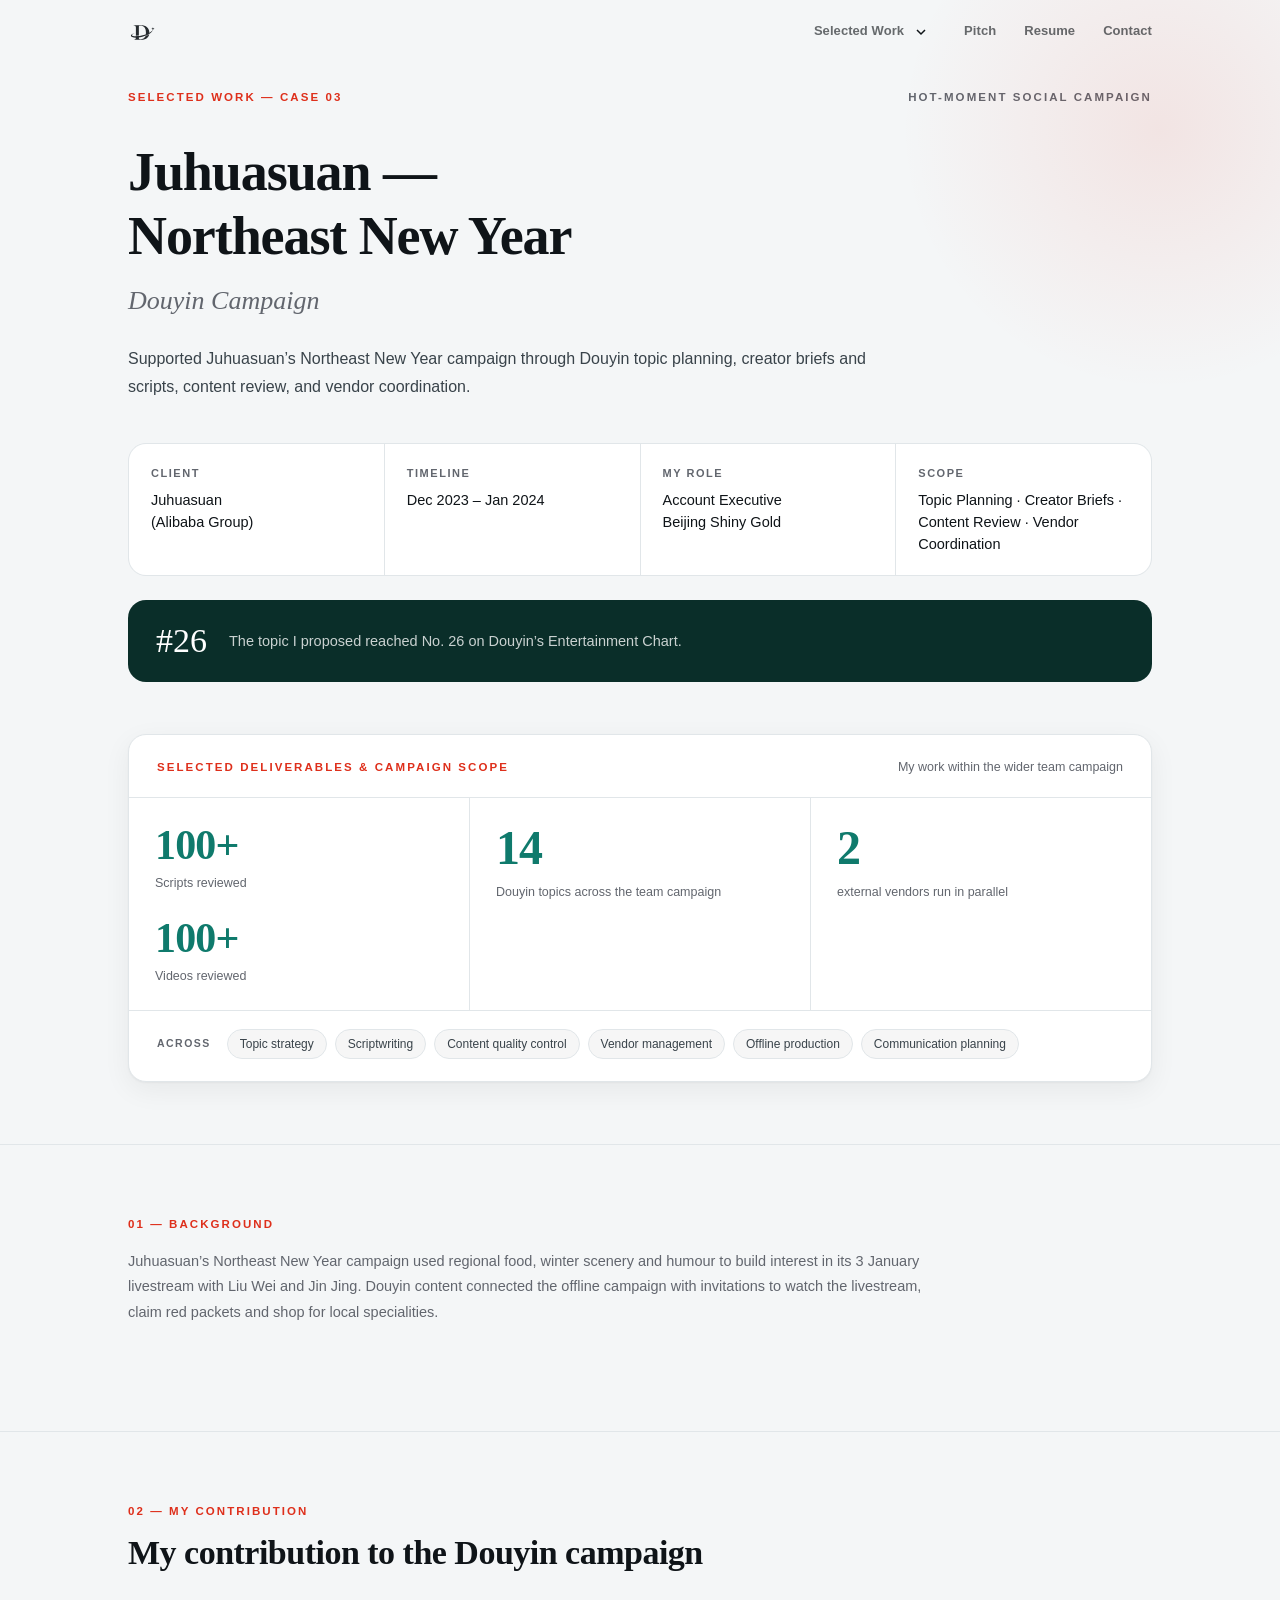
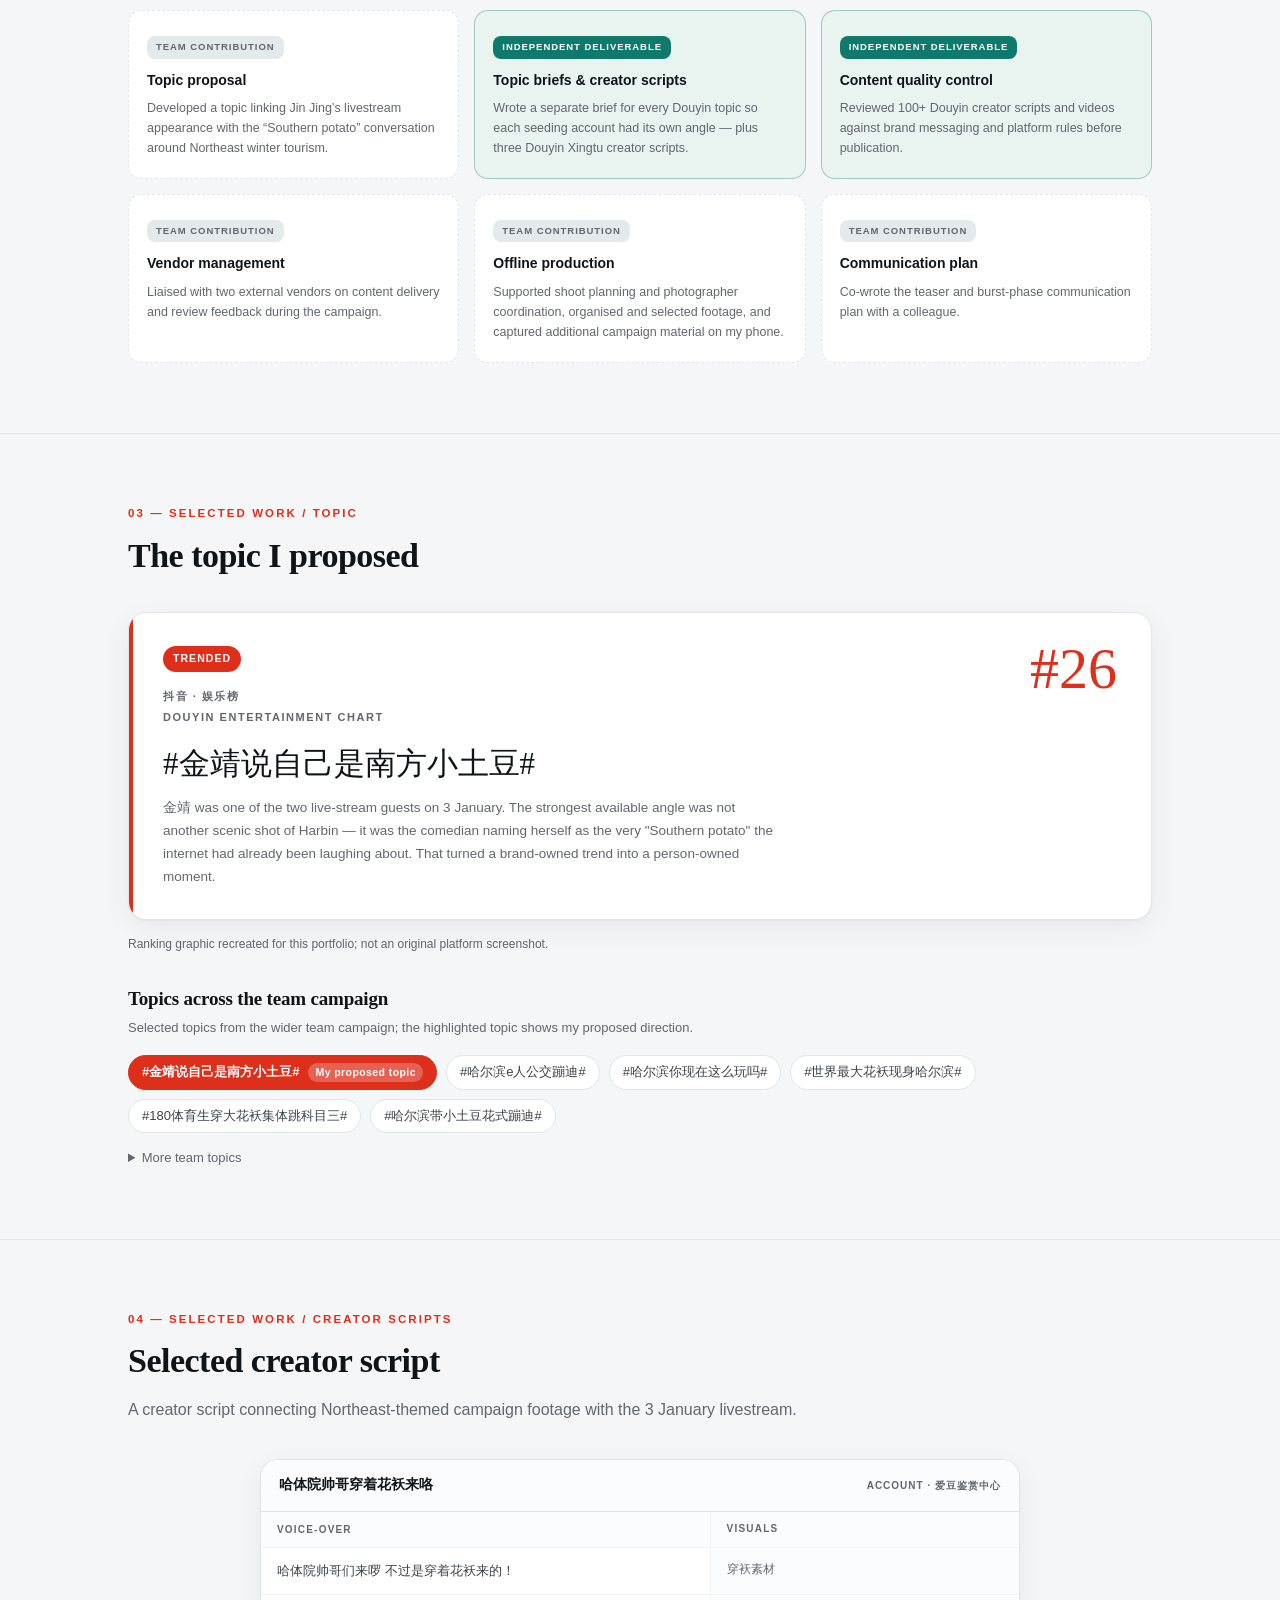
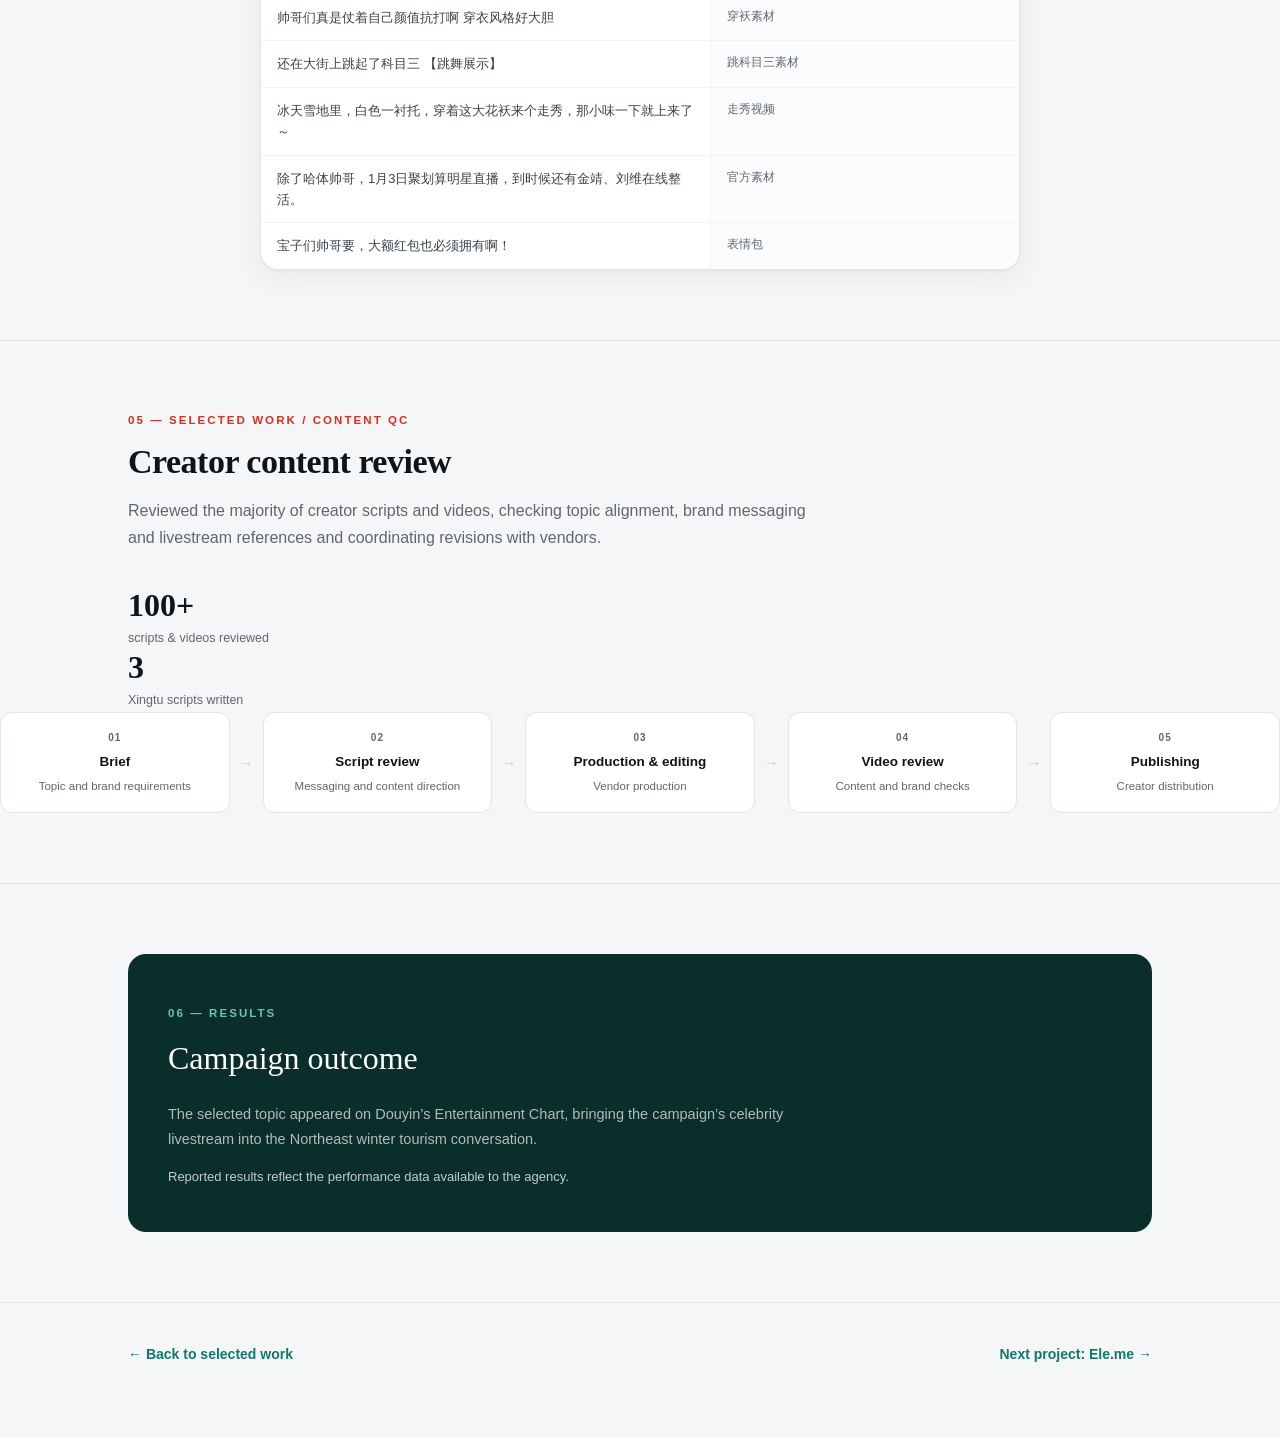
<file: website/juhuasuan-case.html>
<!DOCTYPE html>
<html lang="en">
<head>
<meta charset="utf-8">
<meta name="viewport" content="width=device-width, initial-scale=1">
<title>Juhuasuan — Northeast New Year Douyin Campaign</title>
<link rel="canonical" href="https://fenghuan001.github.io/dtw.pro/juhuasuan-case.html">
<meta property="og:url" content="https://fenghuan001.github.io/dtw.pro/juhuasuan-case.html">
<meta property="og:image" content="https://fenghuan001.github.io/dtw.pro/assets/og-card.jpg">
<meta name="twitter:image" content="https://fenghuan001.github.io/dtw.pro/assets/og-card.jpg">
<link rel="icon" type="image/svg+xml" href="assets/favicon.svg">
<meta name="description" content="A New Year campaign run as a portfolio of Douyin topic bets. Case 03 — Du Tingwei, Anna.">
<meta property="og:type" content="website">
<meta property="og:site_name" content="Du Tingwei, Anna">
<meta property="og:title" content="Juhuasuan — Northeast New Year Douyin Campaign">
<meta property="og:description" content="A New Year campaign run as a portfolio of Douyin topic bets. Case 03 — Du Tingwei, Anna.">
<meta property="og:image:width" content="1200">
<meta property="og:image:height" content="630">
<meta property="og:image:alt" content="Du Tingwei, Anna — Account Executive, Integrated Marketing and Content Strategy">
<meta name="twitter:card" content="summary_large_image">
<meta name="twitter:title" content="Juhuasuan — Northeast New Year Douyin Campaign">
<meta name="twitter:description" content="A New Year campaign run as a portfolio of Douyin topic bets. Case 03 — Du Tingwei, Anna.">
<meta name="theme-color" content="#0A2E29">

<style>
:root{
  --bg:#F4F6F7; --ink:#0F1418; --ink-2:#39434A; --muted:#7C868D;
  --line:#E1E6E9; --card:#FFFFFF;
  --accent:#DE2F1B; --accent-2:#B02414; --accent-soft:#FCECE8;
  --cool:#1D6B5B; --cool-soft:#E7F1EE; --snow:#DCE7EE;
  --pine:#0A2E29; --pine-2:#0F3D36; --pine-accent:#0F7A6C; --pine-accent-2:#0A5B50;
  --pine-soft:#E9F3F0; --pine-key:#6FC2B3;
  --radius:18px;

  --shadow:0 1px 2px rgba(15,20,24,.04), 0 8px 28px rgba(15,20,24,.06);
  --font-display:Georgia,'Times New Roman','Microsoft YaHei','PingFang SC','Hiragino Sans GB','Songti SC',serif;
  --font-sans:-apple-system,BlinkMacSystemFont,'Segoe UI','Microsoft YaHei','PingFang SC','Hiragino Sans GB','Noto Sans CJK SC',sans-serif;
}
*,*::before,*::after{box-sizing:border-box}
html{-webkit-text-size-adjust:100%}
body{margin:0;background:var(--bg);color:var(--ink-2);font-family:var(--font-sans);font-size:16px;line-height:1.7;-webkit-font-smoothing:antialiased}
img{max-width:100%;display:block}
.wrap{max-width:1080px;margin:0 auto;padding:0 28px}
h1,h2,h3,h4{font-family:var(--font-display);color:var(--ink);font-weight:700;line-height:1.2;margin:0}
h1{font-size:clamp(32px,4.6vw,54px);letter-spacing:-.02em}
h2{font-size:clamp(24px,3vw,34px);letter-spacing:-.015em}
h3{font-size:19px;letter-spacing:-.01em}
p{margin:0 0 16px}
.eyebrow{font-family:var(--font-sans);font-size:11.5px;font-weight:700;letter-spacing:.18em;text-transform:uppercase;color:var(--accent)}
.lede{font-size:19px;line-height:1.65;color:var(--ink-2)}
section{padding:70px 0}
section+section{border-top:1px solid var(--line)}
.sec-head{margin-bottom:36px}
.sec-head .eyebrow{display:block;margin-bottom:12px}
.sec-head p{max-width:680px;margin-top:14px;color:var(--muted)}

/* hero */
.hero{padding:64px 0 52px;position:relative;overflow:hidden}
.hero::after{content:"";position:absolute;right:-150px;top:-140px;width:540px;height:540px;background:radial-gradient(circle at 50% 50%,rgba(222,47,27,.09),transparent 68%);pointer-events:none}
.hero-top{display:flex;justify-content:space-between;align-items:baseline;gap:20px;flex-wrap:wrap;margin-bottom:32px}
.hero h1{max-width:17ch}
.hero .sub{font-family:var(--font-display);font-size:clamp(19px,2.3vw,26px);color:var(--muted);font-style:italic;margin-top:10px}
.meta{display:grid;grid-template-columns:repeat(4,1fr);gap:1px;background:var(--line);border:1px solid var(--line);border-radius:var(--radius);overflow:hidden;margin-top:42px}
.meta div{background:var(--card);padding:20px 22px}
.meta dt{font-size:11px;letter-spacing:.14em;text-transform:uppercase;color:var(--muted);font-weight:700;margin-bottom:7px}
.meta dd{margin:0;font-size:14.5px;color:var(--ink);line-height:1.5;font-weight:500}
.result-strip{margin-top:24px;background:var(--pine);color:#fff;border-radius:var(--radius);padding:24px 28px;display:flex;align-items:center;gap:22px;flex-wrap:wrap}
.result-strip .num{font-family:var(--font-display);font-size:34px;color:#fff;line-height:1;white-space:nowrap}
.result-strip .txt{font-size:14.5px;color:rgba(255,255,255,.78);line-height:1.55;flex:1;min-width:250px}

/* brief */
.brief{display:grid;grid-template-columns:1.35fr 1fr;gap:38px;align-items:start}
.brief-facts{background:var(--card);border:1px solid var(--line);border-radius:var(--radius);padding:24px;box-shadow:var(--shadow)}
.brief-facts dl{margin:0;display:grid;gap:14px}
.brief-facts dt{font-size:10.5px;letter-spacing:.14em;text-transform:uppercase;color:var(--muted);font-weight:700;margin-bottom:3px}
.brief-facts dd{margin:0;font-size:14px;color:var(--ink-2);line-height:1.55}
.chal{display:flex;gap:14px;margin-top:20px;flex-wrap:wrap}
.chal div{flex:1;min-width:200px;background:var(--accent-soft);border-radius:12px;padding:14px 16px;font-size:13.5px;color:var(--ink-2);line-height:1.6}
.chal div.cool{background:var(--cool-soft)}
.chal div b{display:block;font-size:10.5px;letter-spacing:.12em;text-transform:uppercase;color:var(--accent);margin-bottom:5px}
.chal div.cool b{color:var(--cool)}

/* contribution */
.resp{display:grid;grid-template-columns:repeat(3,1fr);gap:15px}
.resp-item{border:1px solid var(--line);border-radius:14px;padding:20px 18px;background:var(--card);position:relative;min-height:138px}
.resp-item.solo{border-color:rgba(15,122,108,.34);background:var(--pine-soft)}
.resp-item.contrib{border-style:dashed;background:#fff}
.resp-item .badge{position:absolute;top:14px;right:14px;font-size:9.5px;font-weight:700;letter-spacing:.1em;text-transform:uppercase;padding:4px 9px;border-radius:999px}
.resp-item.solo .badge{background:var(--pine-accent);color:#fff}
.resp-item.contrib .badge{background:#E4E9EC;color:var(--muted)}
.resp-item h4{font-family:var(--font-sans);font-size:14px;font-weight:700;color:var(--ink);margin:0 0 8px;padding-right:64px;line-height:1.4}
.resp-item p{margin:0;font-size:12.5px;color:var(--muted);line-height:1.6}
.legend{display:flex;gap:22px;flex-wrap:wrap;margin-top:18px;font-size:13px;color:var(--muted)}
.legend span{display:flex;align-items:center;gap:8px}
.dot{width:11px;height:11px;border-radius:3px;background:var(--pine-soft);border:1px solid rgba(15,122,108,.42);flex:0 0 11px}
.dot.d2{background:#fff;border:1px dashed var(--muted)}

@media(max-width:900px){
  .brief{grid-template-columns:1fr}
  .resp{grid-template-columns:1fr 1fr}
  .meta{grid-template-columns:1fr 1fr}
  section{padding:52px 0}
}
@media(max-width:560px){ .resp{grid-template-columns:1fr} .meta{grid-template-columns:1fr} }
</style>
<style>body{--muted:#62666E}a:focus-visible,button:focus-visible{outline:3px solid #D6A84B;outline-offset:5px}@media(prefers-reduced-motion:reduce){html{scroll-behavior:auto!important}*,*::before,*::after{animation:none!important;transition:none!important}}</style><link rel="stylesheet" href="assets/work-navigation.css"><style>img{height:auto}</style></head>
<body>
<div id="sp" aria-hidden="true"></div>
<style id="plcss">
.sr-only{position:absolute;width:1px;height:1px;padding:0;overflow:hidden;clip-path:inset(50%)}
#page-loader{position:fixed;inset:0;z-index:1000;display:grid;place-content:center;background:var(--pine);opacity:0;visibility:hidden;pointer-events:none;transition:opacity .42s ease,visibility .42s ease}
#page-loader.show{opacity:1;visibility:visible;pointer-events:auto}
#page-loader::after{content:"";position:absolute;right:-120px;top:-140px;width:420px;height:420px;background:radial-gradient(circle at 50% 50%,rgba(111,194,179,.15),transparent 68%);pointer-events:none}
#page-loader .brand-logo{width:min(44vw,168px);height:auto;display:block;overflow:visible;position:relative}
#pl-star{transform:translate(1117px,479px)}
@media(prefers-reduced-motion:reduce){#page-loader{transition:none}}
@media print{#page-loader{display:none!important}}
</style>
<div id="page-loader">
  <span class="sr-only" role="status">Loading</span>
  <svg class="brand-logo" xmlns="http://www.w3.org/2000/svg" viewBox="0 0 1254 1254" fill="#ffffff" role="img" aria-label="Du Tingwei">
    <defs>
      <clipPath id="pl-lc"><rect x="345" y="760" width="151" height="150"/></clipPath>
      <clipPath id="pl-rc"><rect x="750" y="600" width="240" height="270"/></clipPath>
      <mask id="pl-os" maskUnits="userSpaceOnUse" x="0" y="0" width="1254" height="1254" style="mask-type:luminance">
        <rect width="1254" height="1254" fill="white"/>
        <path clip-path="url(#pl-lc)" d="M 351 815 C 544 817 864 743 1027 616" fill="none" stroke="black" stroke-width="36"/>
        <path clip-path="url(#pl-rc)" d="M 351 883 C 577 888 912 773 1058 630" fill="none" stroke="black" stroke-width="36"/>
      </mask>
    </defs>
    <path mask="url(#pl-os)" fill-rule="evenodd" d="M 252 325 L 578 325 C 808 325 950 444 956 650 C 961 854 832 978 590 978 L 249 978 L 249 971 C 327 957 354 938 354 869 L 354 423 C 354 362 330 341 252 333 Z M 487 398 L 487 891 C 487 936 508 952 575 952 C 717 952 803 857 803 652 C 803 450 717 347 579 347 L 528 347 C 497 347 487 362 487 398 Z"/>
    <path d="M 341 644 C 236 683 132 735 129 786 C 123 849 218 881 351 883 C 577 888 912 773 1058 630 C 1088 599 1099 566 1101 538 C 1083 569 1058 591 1027 616 C 864 743 544 817 351 815 C 244 814 183 806 178 782 C 171 752 244 694 336 651 Q 342 648 341 644 Z"/>
    <g id="pl-star"><g transform="translate(-1117 -479)"><path d="M 1117 403 C 1109 458 1099 469 1045 478 C 1098 485 1109 498 1117 551 C 1125 498 1136 486 1190 479 C 1136 471 1126 458 1117 403 Z"/></g></g>
  </svg>
</div>
<script>
(function(){
  var loader = document.getElementById('page-loader');
  if(!loader) return;
  var star = document.getElementById('pl-star');
  var reduce = window.matchMedia ? matchMedia('(prefers-reduced-motion: reduce)') : { matches:false };
  var ORBIT = 1600, GRACE = 420;
  var route = document.createElementNS('http://www.w3.org/2000/svg','path');
  route.setAttribute('d','M1117 479 C1060 310 330 510 155 780 C85 965 1080 790 1117 479 Z');
  var len = 0; try { len = route.getTotalLength(); } catch(e){}
  var frame = 0, showAt = 0, ready = false, shown = false, finishAt = Infinity;

  function rest(){ if(star) star.style.transform = 'translate(1117px,479px)'; }
  function hide(){
    if(!shown){ loader.style.display = 'none'; document.body.setAttribute('aria-busy','false'); return; }
    shown = false; cancelAnimationFrame(frame); rest();
    loader.classList.remove('show');
    document.body.setAttribute('aria-busy','false');
  }
  function tick(now){
    if(!shown) return;
    if(reduce.matches){ rest(); if(ready) hide(); else frame = requestAnimationFrame(tick); return; }
    if(ready && now >= finishAt){ hide(); return; }
    if(len){
      var p = route.getPointAtLength(((now - showAt) % ORBIT) / ORBIT * len);
      star.style.transform = 'translate(' + p.x + 'px,' + p.y + 'px)';
    }
    frame = requestAnimationFrame(tick);
  }
  function show(){
    if(shown || ready) return;
    shown = true; showAt = performance.now();
    loader.classList.add('show');
    document.body.setAttribute('aria-busy','true');
    if(reduce.matches) rest(); else frame = requestAnimationFrame(tick);
  }
  function done(){
    if(ready) return;
    ready = true;
    if(!shown){ loader.style.display = 'none'; document.body.setAttribute('aria-busy','false'); return; }
    finishAt = performance.now();
    if(reduce.matches) hide(); else frame = requestAnimationFrame(tick);
  }
  window.finishLogoLoading = done;

  // only appear when the page is actually slow
  setTimeout(function(){ if(!ready) show(); }, GRACE);
  // Release the overlay when readable HTML is ready, independently of images.
  setTimeout(done, 2000);
  if(document.readyState !== 'loading') done();
  else document.addEventListener('DOMContentLoaded', done, { once:true });
  document.addEventListener('visibilitychange', function(){ if(!document.hidden && shown && ready) hide(); });
})();
</script>
<style id="uibar">#sp{position:fixed;top:0;left:0;height:3px;width:0;background:linear-gradient(90deg,var(--pine-accent),var(--pine-key));z-index:999;pointer-events:none;transition:width .08s linear}
@media print{#sp{display:none!important}.footer{background:#fff!important;border-top:1px solid #ccc!important}}</style>
<style id="tbcss">
:root{--tb-h:58px;--tb-ink:var(--ink)}
html{scroll-behavior:smooth}
[id]{scroll-margin-top:calc(var(--tb-h) + 18px)}
#tb{position:fixed;top:3px;left:0;right:0;z-index:120;transition:background .3s ease,box-shadow .3s ease}
#tb .in{max-width:1080px;margin:0 auto;padding:0 28px;height:var(--tb-h);display:flex;align-items:center;justify-content:space-between;gap:20px}
#tb .brand{display:flex;align-items:center;gap:11px;color:var(--tb-ink);text-decoration:none;flex:0 0 auto;opacity:.9;transition:opacity .2s ease}
#tb a.brand:hover{opacity:1}
#tb .mark{display:block;width:28px;height:28px;color:var(--tb-ink);transition:transform .45s cubic-bezier(.3,.9,.3,1)}
#tb a.brand:hover .mark{transform:rotate(-10deg)}
#tb .nav{display:flex;align-items:center;gap:clamp(13px,2.6vw,28px);font-size:13px;font-weight:600;letter-spacing:.005em}
#tb .nav a{color:var(--tb-ink);opacity:.62;text-decoration:none;padding:5px 0;border-bottom:1.5px solid transparent;transition:opacity .18s ease,border-color .18s ease;white-space:nowrap}
#tb .nav a:hover{opacity:1;border-bottom-color:currentColor}
#tb.stuck{background:var(--pine);box-shadow:0 1px 0 rgba(0,0,0,.16),0 8px 26px rgba(10,46,41,.22)}
#tb.stuck .brand,#tb.stuck .nav a{color:#fff}
#tb.stuck .nav a{opacity:.72}
#tb.stuck .nav a:hover{opacity:1}
.hero{padding-top:calc(var(--tb-h) + 30px)}
@media(max-width:520px){ #tb .in{padding:0 20px;gap:12px} #tb .mark{width:24px;height:24px} #tb .nav{font-size:12px} #tb .nav a{padding:4px 0} }
@media print{ #tb{display:none!important} .hero{padding-top:0!important} }
</style>
<div id="tb">
  <div class="in">
    <a class="brand" href="index.html" aria-label="Back to the portfolio home"><svg class="mark" viewBox="0 0 1254 1254" fill="currentColor" aria-hidden="true" focusable="false"><defs><clipPath id="tbm-l"><rect x="345" y="760" width="151" height="150"/></clipPath><clipPath id="tbm-r"><rect x="750" y="600" width="240" height="270"/></clipPath><mask id="tbm-o" maskUnits="userSpaceOnUse" x="0" y="0" width="1254" height="1254" style="mask-type:luminance"><rect width="1254" height="1254" fill="white"/><path clip-path="url(#tbm-l)" d="M 351 815 C 544 817 864 743 1027 616" fill="none" stroke="black" stroke-width="36"/><path clip-path="url(#tbm-r)" d="M 351 883 C 577 888 912 773 1058 630" fill="none" stroke="black" stroke-width="36"/></mask></defs><path mask="url(#tbm-o)" fill-rule="evenodd" d="M 252 325 L 578 325 C 808 325 950 444 956 650 C 961 854 832 978 590 978 L 249 978 L 249 971 C 327 957 354 938 354 869 L 354 423 C 354 362 330 341 252 333 Z M 487 398 L 487 891 C 487 936 508 952 575 952 C 717 952 803 857 803 652 C 803 450 717 347 579 347 L 528 347 C 497 347 487 362 487 398 Z"/><path d="M 341 644 C 236 683 132 735 129 786 C 123 849 218 881 351 883 C 577 888 912 773 1058 630 C 1088 599 1099 566 1101 538 C 1083 569 1058 591 1027 616 C 864 743 544 817 351 815 C 244 814 183 806 178 782 C 171 752 244 694 336 651 Q 342 648 341 644 Z"/><path d="M 1117 403 C 1109 458 1099 469 1045 478 C 1098 485 1109 498 1117 551 C 1125 498 1136 486 1190 479 C 1136 471 1126 458 1117 403 Z"/></svg></a>
    <nav class="nav" aria-label="Main">
      <div class="work-dropdown"><a href="index.html#work">Selected Work</a><button class="work-toggle" type="button" aria-label="Show selected projects" aria-expanded="false" aria-controls="work-projects"><svg viewBox="0 0 12 12" fill="none" aria-hidden="true"><path d="m2 4 4 4 4-4" stroke="currentColor" stroke-width="1.5"/></svg></button><div class="work-projects" id="work-projects" hidden><a href="haidilao-case.html">Haidilao</a><a href="quark-scan-king-case.html">Quark Scan King</a><a href="juhuasuan-case.html" aria-current="page">Juhuasuan</a><a href="eleme-lichun-case.html">Ele.me</a><a href="taobao-live-case.html">Taobao Live</a></div></div>
      <a href="pitch-experience.html">Pitch</a>
      <a href="resume.html">Resume</a>
      <a href="index.html#contact">Contact</a>
    </nav>
  </div>
</div>
<script>
(function(){
  function init(){
    var tb = document.getElementById('tb');
    var hero = document.querySelector('.hero');
    if(!tb || !hero) return;
    var h = 0;
    function measure(){ h = hero.offsetHeight; }
    function upd(){
      if(window.scrollY > h - 74) tb.classList.add('stuck');
      else tb.classList.remove('stuck');
    }
    measure(); upd();
    window.addEventListener('scroll', upd, { passive:true });
    window.addEventListener('resize', function(){ measure(); upd(); });
  }
  if(document.readyState === 'loading') document.addEventListener('DOMContentLoaded', init);
  else init();
})();
</script>

<style>
/* ---------- CHART ENTRY ---------- */
.chart{background:var(--card);border:1px solid var(--line);border-radius:var(--radius);padding:30px 34px;box-shadow:var(--shadow);position:relative;overflow:hidden}
.chart::before{content:"";position:absolute;left:0;top:0;bottom:0;width:4px;background:var(--accent)}
.chart-top{display:flex;justify-content:space-between;align-items:flex-start;gap:24px;flex-wrap:wrap}
.chart .label{font-size:11px;letter-spacing:.14em;text-transform:uppercase;color:var(--muted);font-weight:700;line-height:1.9}
.chart .rank{font-family:var(--font-display);font-size:58px;line-height:.9;color:var(--accent)}
.chart .topic{font-family:var(--font-display);font-size:clamp(21px,2.8vw,31px);color:var(--ink);margin:16px 0 12px;line-height:1.32}
.chart .note{font-size:13.5px;color:var(--muted);max-width:620px;margin:0}
.chart-flag{display:inline-block;font-size:10.5px;font-weight:700;letter-spacing:.1em;text-transform:uppercase;color:#fff;background:var(--accent);padding:4px 10px;border-radius:999px;margin-bottom:14px}

/* ---------- TOPIC BOARD ---------- */
.board-wrap{margin-top:34px}
.board-wrap h3{margin-bottom:6px}
.board-wrap .hint{font-size:13px;color:var(--muted);margin-bottom:16px}
.board{display:flex;flex-wrap:wrap;gap:9px}
.chip{font-size:13px;padding:7px 13px;border-radius:999px;background:#fff;border:1px solid var(--line);color:var(--ink-2);line-height:1.4}
.chip.win{background:var(--accent);border-color:var(--accent);color:#fff;font-weight:700;display:inline-flex;align-items:center;gap:9px}
.chip.win i{font-style:normal;font-size:10.5px;background:rgba(255,255,255,.24);padding:2px 7px;border-radius:99px;letter-spacing:.04em}

/* ---------- SCRIPT CARDS ---------- */
.scripts{display:grid;grid-template-columns:1fr 1fr;gap:20px}
.script{background:var(--card);border:1px solid var(--line);border-radius:var(--radius);overflow:hidden;box-shadow:var(--shadow)}
.script-h{padding:14px 18px;border-bottom:1px solid var(--line);background:#FAFCFD;display:flex;justify-content:space-between;align-items:center;gap:14px;flex-wrap:wrap}
.script-h .t{font-size:13.5px;font-weight:700;color:var(--ink)}
.script-h .k{font-size:10px;letter-spacing:.1em;text-transform:uppercase;color:var(--muted);font-weight:700}
.srow{display:grid;grid-template-columns:1.45fr 1fr;border-bottom:1px solid #F1F4F5}
.srow:last-child{border-bottom:0}
.srow.head{background:#FAFCFD}
.srow.head div{font-size:10px;letter-spacing:.12em;text-transform:uppercase;color:var(--muted);font-weight:700;padding:9px 16px}
.srow .vo{padding:12px 16px;font-size:13px;line-height:1.65;color:var(--ink-2)}
.srow .pic{padding:12px 16px;font-size:12px;line-height:1.6;color:var(--muted);background:#FAFCFD;border-left:1px solid #F1F4F5}
.srow.head .pic{border-left:1px solid #F1F4F5}

/* ---------- PIPELINE ---------- */
.stats{display:flex;gap:30px;flex-wrap:wrap;margin-bottom:30px}
.stat b{display:block;font-family:var(--font-display);font-size:32px;color:var(--ink);line-height:1.1}
.stat span{font-size:12.5px;color:var(--muted)}
.pipeline{display:flex;align-items:stretch;gap:8px;flex-wrap:wrap}
.step-box{flex:1;min-width:126px;background:var(--card);border:1px solid var(--line);border-radius:12px;padding:16px 12px;text-align:center}
.step-box .n{font-size:10px;font-weight:700;letter-spacing:.1em;text-transform:uppercase;color:var(--muted);margin-bottom:7px}
.step-box .t{font-size:13.5px;font-weight:700;color:var(--ink);line-height:1.35}
.step-box.hot{background:var(--accent-soft);border-color:rgba(222,47,27,.35)}
.step-box.hot .t{color:var(--accent)}
.step-box .b{font-size:11.5px;color:var(--muted);margin-top:5px}
.arw{align-self:center;color:#C6CFD5;font-size:15px;padding:0 1px}
.pipe-note{margin-top:20px;background:#fff;border:1px solid var(--line);border-left:3px solid var(--cool);border-radius:10px;padding:16px 20px;font-size:13.5px;color:var(--muted);line-height:1.7}
.pipe-note b{color:var(--ink)}

/* ---------- RESULTS ---------- */
.results{background:var(--pine);color:#fff;border-radius:var(--radius);padding:44px 40px}
.results .eyebrow{color:var(--pine-key)}
.results .big{font-family:var(--font-display);font-size:clamp(22px,3vw,32px);line-height:1.35;color:#fff;margin:12px 0 22px}
.results p{color:rgba(255,255,255,.68);font-size:14.5px;max-width:660px;margin:0 0 14px}
.results .fine{font-size:13px;color:rgba(255,255,255,.5);margin:0}
.footer{background:var(--pine-soft);border-top:3px solid var(--pine);padding:40px 0 70px;font-size:12.5px;color:var(--muted)}
.footer .demo-note{background:#fff;border:1px solid rgba(15,122,108,.18);border-radius:12px;padding:16px 20px;line-height:1.7}

@media(max-width:900px){
  .scripts{grid-template-columns:1fr}
  .chart{padding:24px 22px}
  .step-box{min-width:calc(50% - 30px)}
  .arw{display:none}
}
@media print{
  .resp-item,.chart,.chip,.script,.step-box,.results,.stat,.brief-facts,.pipe-note{opacity:1 !important;transform:none !important}
  section{padding:26px 0;break-inside:avoid}
  .chart,.script,.resp-item,.results,.step-box{break-inside:avoid}
}
</style>

<header class="hero">
  <div class="wrap">
    <div class="hero-top">
      <span class="eyebrow">Selected Work — Case 03</span>
      <span class="eyebrow" style="color:var(--muted)">Hot-moment Social Campaign</span>
    </div>
    <h1>Juhuasuan — Northeast New Year</h1>
    <p class="sub">Douyin Campaign</p>
    <p class="hero-summary">Supported Juhuasuan’s Northeast New Year campaign through Douyin topic planning, creator briefs and scripts, content review, and vendor coordination.</p>
    <dl class="meta">
      <div><dt>Client</dt><dd>Juhuasuan<br>(Alibaba Group)</dd></div>
      <div><dt>Timeline</dt><dd>Dec 2023 – Jan 2024</dd></div>
      <div><dt>My Role</dt><dd>Account Executive<br>Beijing Shiny Gold</dd></div>
      <div><dt>Scope</dt><dd>Topic Planning · Creator Briefs ·<br>Content Review · Vendor Coordination</dd></div>
    </dl>
    <div class="result-strip">
      <span class="num">#26</span>
      <span class="txt">The topic I proposed reached No. 26 on Douyin’s Entertainment Chart.</span>
    </div>
  </div>
</header>

<style>
.outputs{padding:0 0 62px}
.out-band{background:var(--card);border:1px solid var(--line);border-radius:var(--radius);box-shadow:var(--shadow);overflow:hidden}
.out-head{padding:22px 28px 18px;display:flex;justify-content:space-between;align-items:baseline;gap:16px;flex-wrap:wrap}
.out-head .eyebrow{display:block}
.out-head .hint{font-size:12.5px;color:var(--muted)}
.out-grid{display:grid;grid-template-columns:repeat(4,1fr);gap:1px;background:var(--line);border-top:1px solid var(--line);border-bottom:1px solid var(--line)}
.out{background:var(--card);padding:26px 26px 24px}
.out b{display:block;font-family:var(--font-display);font-size:clamp(32px,4.2vw,48px);line-height:1;color:var(--pine-accent);letter-spacing:-.02em}
.out span{display:block;font-size:12.5px;color:var(--muted);line-height:1.55;margin-top:11px}
.out-scope{padding:18px 28px 22px;display:flex;flex-wrap:wrap;gap:8px;align-items:center}
.out-scope .sl{font-size:10.5px;font-weight:700;letter-spacing:.14em;text-transform:uppercase;color:var(--muted);margin-right:8px}
.sc{font-size:12px;padding:5px 12px;border-radius:999px;background:rgba(0,0,0,.035);border:1px solid var(--line);color:var(--ink-2);line-height:1.5}
@media(max-width:820px){ .out-grid{grid-template-columns:1fr 1fr} }
@media(max-width:460px){ .out-grid{grid-template-columns:1fr} .out{padding:20px 22px} }
@media print{ .out-band{border:1px solid #ccc} }
</style>

<section class="outputs">
  <div class="wrap">
    <div class="out-band">
      <div class="out-head">
        <span class="eyebrow">Selected deliverables &amp; campaign scope</span>
        <span class="hint">My work within the wider team campaign</span>
      </div>
      <div class="out-grid">
        <div class="out review-counts"><div><b>100+</b><span>Scripts reviewed</span></div><div><b>100+</b><span>Videos reviewed</span></div></div>
        <div class="out"><b>14</b><span>Douyin topics across the team campaign</span></div>
        <div class="out"><b>2</b><span>external vendors run in parallel</span></div>
      </div>
      <div class="out-scope">
        <span class="sl">Across</span>
        <span class="sc">Topic strategy</span>
        <span class="sc">Scriptwriting</span>
        <span class="sc">Content quality control</span>
        <span class="sc">Vendor management</span>
        <span class="sc">Offline production</span>
        <span class="sc">Communication planning</span>
      </div>
    </div>
  </div>
</section>
<section>
  <div class="wrap"><div class="sec-head">
    <span class="eyebrow">01 — Background</span>
    <p class="background-copy">Juhuasuan’s Northeast New Year campaign used regional food, winter scenery and humour to build interest in its 3 January livestream with Liu Wei and Jin Jing. Douyin content connected the offline campaign with invitations to watch the livestream, claim red packets and shop for local specialities.</p>
  </div></div>
</section>

<section>
  <div class="wrap">
    <div class="sec-head">
      <span class="eyebrow">02 — My Contribution</span>
      <h2>My contribution to the Douyin campaign</h2>
    </div>
    <div class="resp">
      <div class="resp-item contrib">
        <span class="badge">Team contribution</span>
        <h4>Topic proposal</h4>
        <p>Developed a topic linking Jin Jing’s livestream appearance with the “Southern potato” conversation around Northeast winter tourism.</p>
      </div>
      <div class="resp-item solo">
        <span class="badge">Independent deliverable</span>
        <h4>Topic briefs &amp; creator scripts</h4>
        <p>Wrote a separate brief for every Douyin topic so each seeding account had its own angle — plus three Douyin Xingtu creator scripts.</p>
      </div>
      <div class="resp-item solo">
        <span class="badge">Independent deliverable</span>
        <h4>Content quality control</h4>
        <p>Reviewed 100+ Douyin creator scripts and videos against brand messaging and platform rules before publication.</p>
      </div>
      <div class="resp-item contrib">
        <span class="badge">Team contribution</span>
        <h4>Vendor management</h4>
        <p>Liaised with two external vendors on content delivery and review feedback during the campaign.</p>
      </div>
      <div class="resp-item contrib">
        <span class="badge">Team contribution</span>
        <h4>Offline production</h4>
        <p>Supported shoot planning and photographer coordination, organised and selected footage, and captured additional campaign material on my phone.</p>
      </div>
      <div class="resp-item contrib">
        <span class="badge">Team contribution</span>
        <h4>Communication plan</h4>
        <p>Co-wrote the teaser and burst-phase communication plan with a colleague.</p>
      </div>
    </div>
  </div>
</section>
<section>
  <div class="wrap">
    <div class="sec-head">
      <span class="eyebrow">03 — Selected Work / Topic</span>
      <h2>The topic I proposed</h2>
    </div>

    <div class="chart">
      <div class="chart-top">
        <div>
          <span class="chart-flag">Trended</span>
          <div class="label">抖音 · 娱乐榜<br>Douyin Entertainment Chart</div>
        </div>
        <div class="rank">#26</div>
      </div>
      <div class="topic">#金靖说自己是南方小土豆#</div>
      <p class="note">金靖 was one of the two live-stream guests on 3 January. The strongest available angle was not another scenic shot of Harbin — it was the comedian naming herself as the very "Southern potato" the internet had already been laughing about. That turned a brand-owned trend into a person-owned moment.</p>
    </div>

    <p class="chart-source">Ranking graphic recreated for this portfolio; not an original platform screenshot.</p>
    <div class="board-wrap">
      <h3>Topics across the team campaign</h3>
      <p class="hint">Selected topics from the wider team campaign; the highlighted topic shows my proposed direction.</p>
      <div class="board"><span class="chip win">#金靖说自己是南方小土豆# <i>My proposed topic</i></span><span class="chip">#哈尔滨e人公交蹦迪#</span><span class="chip">#哈尔滨你现在这么玩吗#</span><span class="chip">#世界最大花袄现身哈尔滨#</span><span class="chip">#180体育生穿大花袄集体跳科目三#</span><span class="chip">#哈尔滨带小土豆花式蹦迪#</span></div><details class="more-topics"><summary>More team topics</summary><div class="board"><span class="chip">#南方小土豆和北方帅哥公交蹦迪#</span><span class="chip">#东北大花袄版公交蹦迪#</span><span class="chip">#男团公交蹦迪现场有多快乐#</span><span class="chip">#尔滨花式宠之公交蹦迪#</span><span class="chip">#老奶奶大花袄撞衫180体育生#</span><span class="chip">#东北人有自己的玄学#</span><span class="chip">#这是捅了大花袄的窝了么#</span><span class="chip">#打工暂停我要去哈尔滨#</span></div></details>
    </div>
  </div>
</section>

<section>
  <div class="wrap">
    <div class="sec-head">
      <span class="eyebrow">04 — Selected Work / Creator Scripts</span>
      <h2>Selected creator script</h2>
      <p>A creator script connecting Northeast-themed campaign footage with the 3 January livestream.</p>
    </div>

    <div class="scripts">
      <div class="script">
        <div class="script-h">
          <span class="t">哈体院帅哥穿着花袄来咯</span>
          <span class="k">Account · 爱豆鉴赏中心</span>
        </div>
        <div class="srow head"><div>Voice-over</div><div class="pic">Visuals</div></div>
        <div class="srow">
          <div class="vo">哈体院帅哥们来啰 不过是穿着花袄来的！</div>
          <div class="pic">穿袄素材</div>
        </div>
        <div class="srow">
          <div class="vo">帅哥们真是仗着自己颜值抗打啊 穿衣风格好大胆</div>
          <div class="pic">穿袄素材</div>
        </div>
        <div class="srow">
          <div class="vo">还在大街上跳起了科目三 【跳舞展示】</div>
          <div class="pic">跳科目三素材</div>
        </div>
        <div class="srow">
          <div class="vo">冰天雪地里，白色一衬托，穿着这大花袄来个走秀，那小味一下就上来了～</div>
          <div class="pic">走秀视频</div>
        </div>
        <div class="srow">
          <div class="vo">除了哈体帅哥，1月3日聚划算明星直播，到时候还有金靖、刘维在线整活。</div>
          <div class="pic">官方素材</div>
        </div>
        <div class="srow">
          <div class="vo">宝子们帅哥要，大额红包也必须拥有啊！</div>
          <div class="pic">表情包</div>
        </div>
      </div>


    </div>
  </div>
</section>
<section>
  <div class="wrap">
    <div class="sec-head">
      <span class="eyebrow">05 — Selected Work / Content QC</span>
      <h2>Creator content review</h2>
      <p>Reviewed the majority of creator scripts and videos, checking topic alignment, brand messaging and livestream references and coordinating revisions with vendors.</p>
    </div>

      <div class="stat"><b>100+</b><span>scripts &amp; videos reviewed</span></div>
      <div class="stat"><b>3</b><span>Xingtu scripts written</span></div>
    </div>

    <div class="pipeline"><div class="step-box"><div class="n">01</div><div class="t">Brief</div><div class="b">Topic and brand requirements</div></div><div class="arw">→</div><div class="step-box"><div class="n">02</div><div class="t">Script review</div><div class="b">Messaging and content direction</div></div><div class="arw">→</div><div class="step-box"><div class="n">03</div><div class="t">Production &amp; editing</div><div class="b">Vendor production</div></div><div class="arw">→</div><div class="step-box"><div class="n">04</div><div class="t">Video review</div><div class="b">Content and brand checks</div></div><div class="arw">→</div><div class="step-box"><div class="n">05</div><div class="t">Publishing</div><div class="b">Creator distribution</div></div></div>

  </div>
</section>

<section>
  <div class="wrap">
    <div class="results">
      <span class="eyebrow">06 — Results</span>
      <div class="big">Campaign outcome</div>
      <p>The selected topic appeared on Douyin’s Entertainment Chart, bringing the campaign’s celebrity livestream into the Northeast winter tourism conversation.</p>
      <p class="fine">Reported results reflect the performance data available to the agency.</p>
    </div>
  </div>
</section>

<footer class="footer"><div class="wrap case-navigation"><a href="index.html#work">← Back to selected work</a><a href="eleme-lichun-case.html">Next project: Ele.me →</a></div></footer>

<script>
(function(){
  var selector = '.resp-item, .chart, .chip, .script, .step-box, .results';
  var candidates = Array.prototype.slice.call(document.querySelectorAll(selector));
  var targets = candidates.filter(function(el){
    return !candidates.some(function(parent){ return parent !== el && parent.contains(el); });
  });
  if(!('IntersectionObserver' in window) || !targets.length) return;
  var motion = window.matchMedia ? window.matchMedia('(prefers-reduced-motion: reduce)') : null;
  var observer;
  function show(el){ el.style.opacity = '1'; el.style.transform = 'none'; }
  function showAll(){
    if(observer) observer.disconnect();
    targets.forEach(function(el){ el.style.transition = 'none'; show(el); });
  }
  if(motion && motion.matches){ showAll(); return; }
  try{
    observer = new IntersectionObserver(function(entries){
      entries.forEach(function(entry){
        if(entry.isIntersecting){ show(entry.target); observer.unobserve(entry.target); }
      });
    }, { threshold:0, rootMargin:'0px 0px -30px 0px' });
    targets.forEach(function(el){
      var rect = el.getBoundingClientRect();
      if(rect.top < window.innerHeight - 30){ show(el); return; }
      el.style.opacity = '0';
      el.style.transform = 'translateY(14px)';
      el.style.transition = 'opacity .5s ease, transform .5s ease';
      observer.observe(el);
    });
    if(motion){
      var onChange = function(event){ if(event.matches) showAll(); };
      if(motion.addEventListener) motion.addEventListener('change', onChange);
      else if(motion.addListener) motion.addListener(onChange);
    }
    window.addEventListener('beforeprint', showAll);
  }catch(error){ showAll(); }
})();
</script>
<script>(function(){var e=document.getElementById("sp");if(!e)return;function u(){var h=document.documentElement.scrollHeight-window.innerHeight;e.style.width=(h>0?(window.pageYOffset/h)*100:0)+"%";}window.addEventListener("scroll",u,{passive:true});window.addEventListener("resize",u);u();})();</script>
<style>
.sec-head .background-copy{max-width:820px;font-size:14.5px;line-height:1.75}
.out-grid{grid-template-columns:repeat(3,1fr)}
.stats{grid-template-columns:repeat(3,1fr)}
.brief-extract{padding:22px;font-size:14px;line-height:1.8}
.brief-extract h4{font-family:var(--font-sans);font-size:13px;margin:0 0 10px}
.brief-extract .extract-purpose{font-size:13px;color:var(--muted);margin:20px 0 0}
@media(max-width:820px){.out-grid,.stats{grid-template-columns:1fr}}
</style><style>
.hero-summary{max-width:740px;font-size:16px;line-height:1.75;margin:22px 0 0}
.resp-item .badge{position:static;display:inline-block;line-height:1.5;max-width:100%;margin-bottom:12px;border-radius:8px}
.resp-item h4{padding-right:0}
.scripts{grid-template-columns:minmax(0,760px);justify-content:center}
.chart-source{font-size:12px;color:var(--muted);margin:14px 0 0}
.more-topics{margin-top:14px}
.more-topics summary{cursor:pointer;color:var(--muted);font-size:13px}
.more-topics[open] .board{margin-top:14px}
.footer{background:transparent;border-top:1px solid var(--line)}
.case-navigation{display:flex;justify-content:space-between;gap:20px;flex-wrap:wrap}
.case-navigation a{color:var(--pine-accent);font-size:14px;font-weight:600;text-decoration:none}
.case-navigation a:hover{text-decoration:underline}
#tb.stuck .mark{color:#fff}
.results .fine{color:rgba(255,255,255,.76)}
</style><style>
.review-counts{display:flex;flex-direction:column;gap:24px}
.review-counts span{margin-top:8px}
.review-counts b{font-size:clamp(30px,3.4vw,42px)}
</style>
<script src="assets/work-navigation.js"></script></body>
</html>
</file>
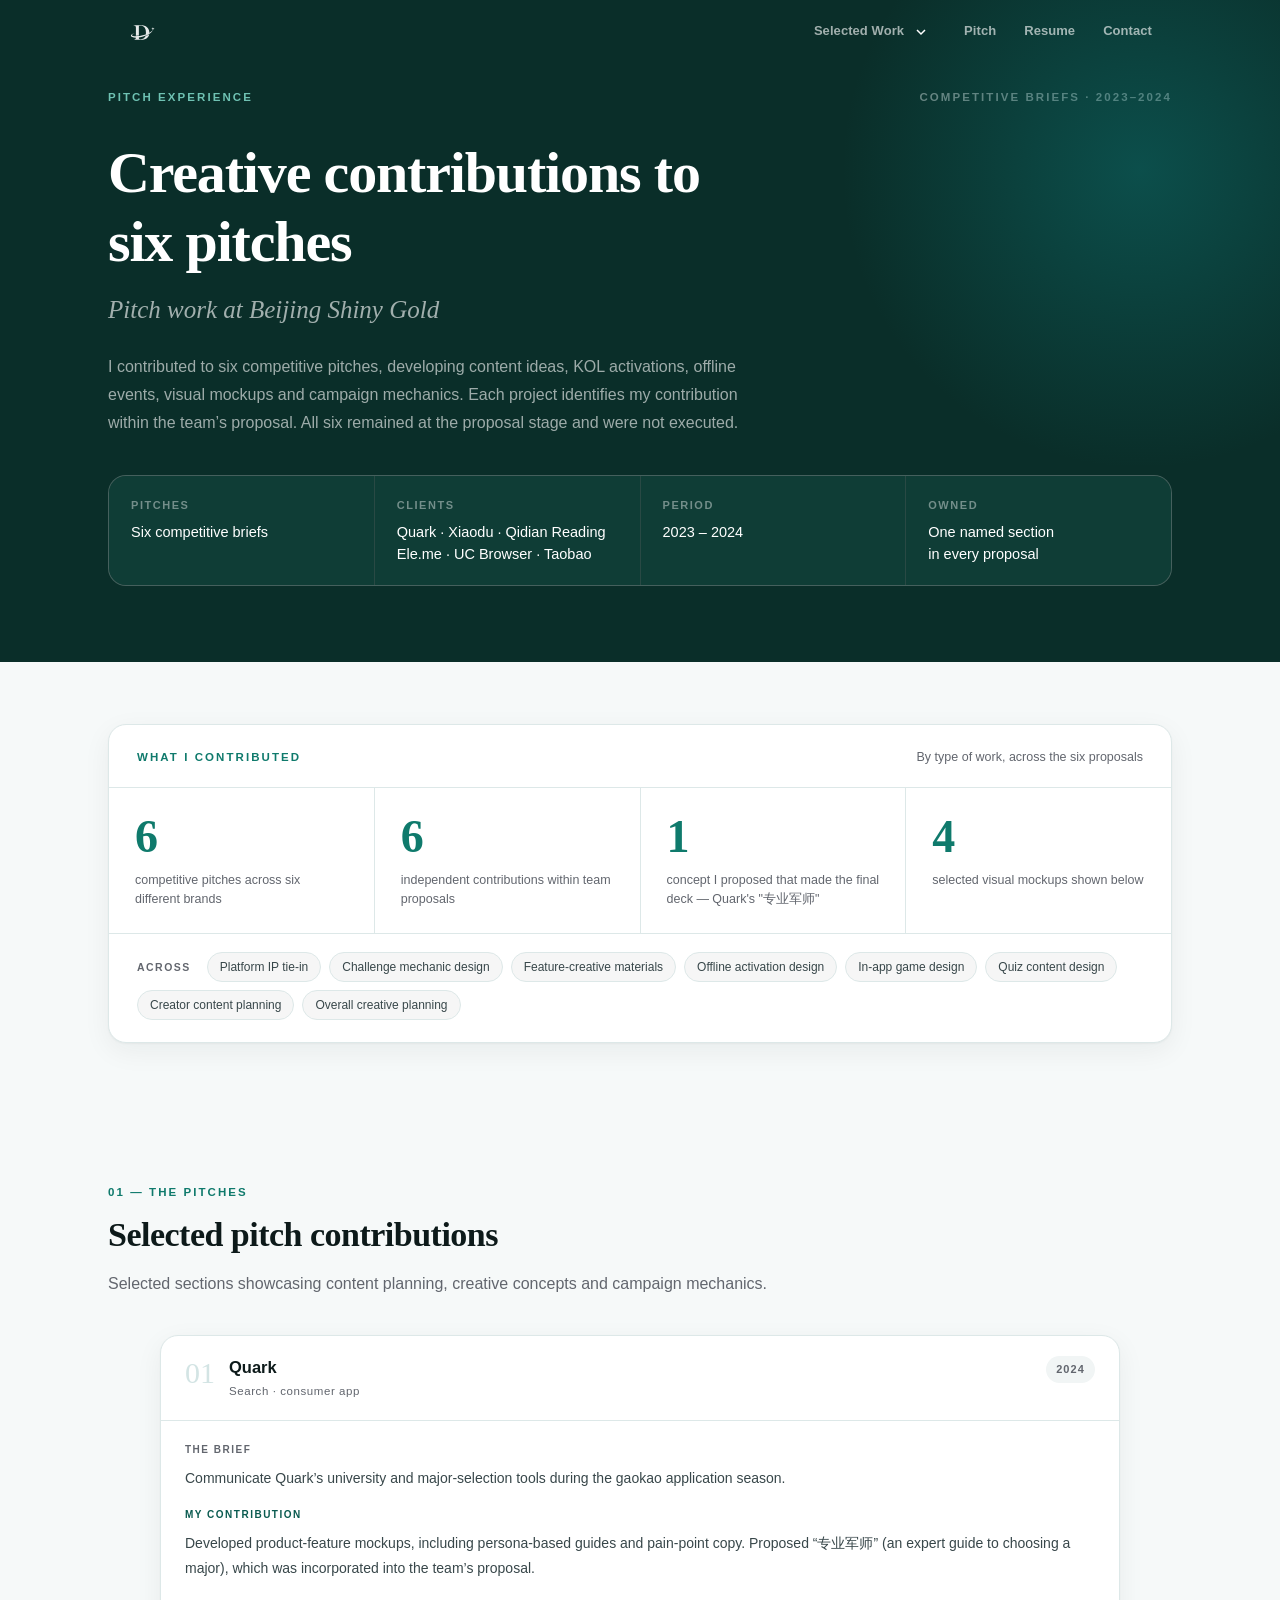
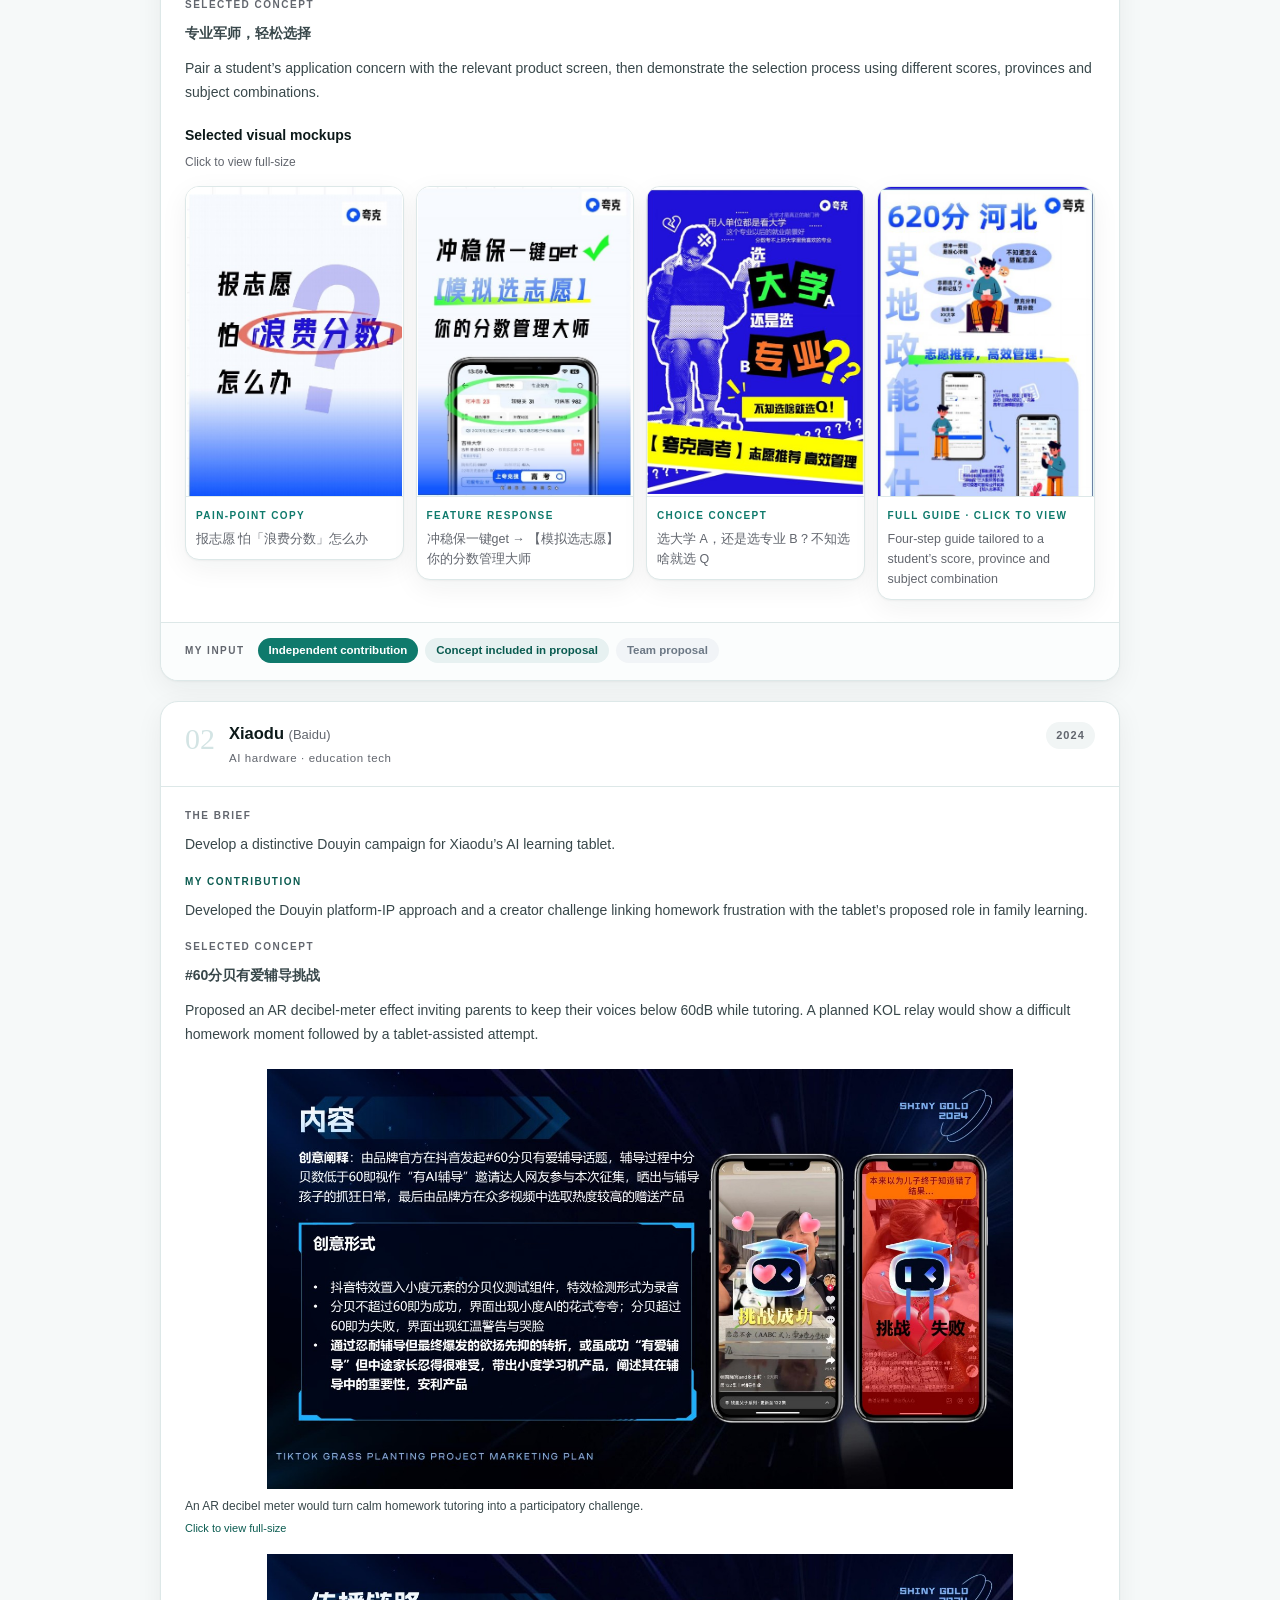
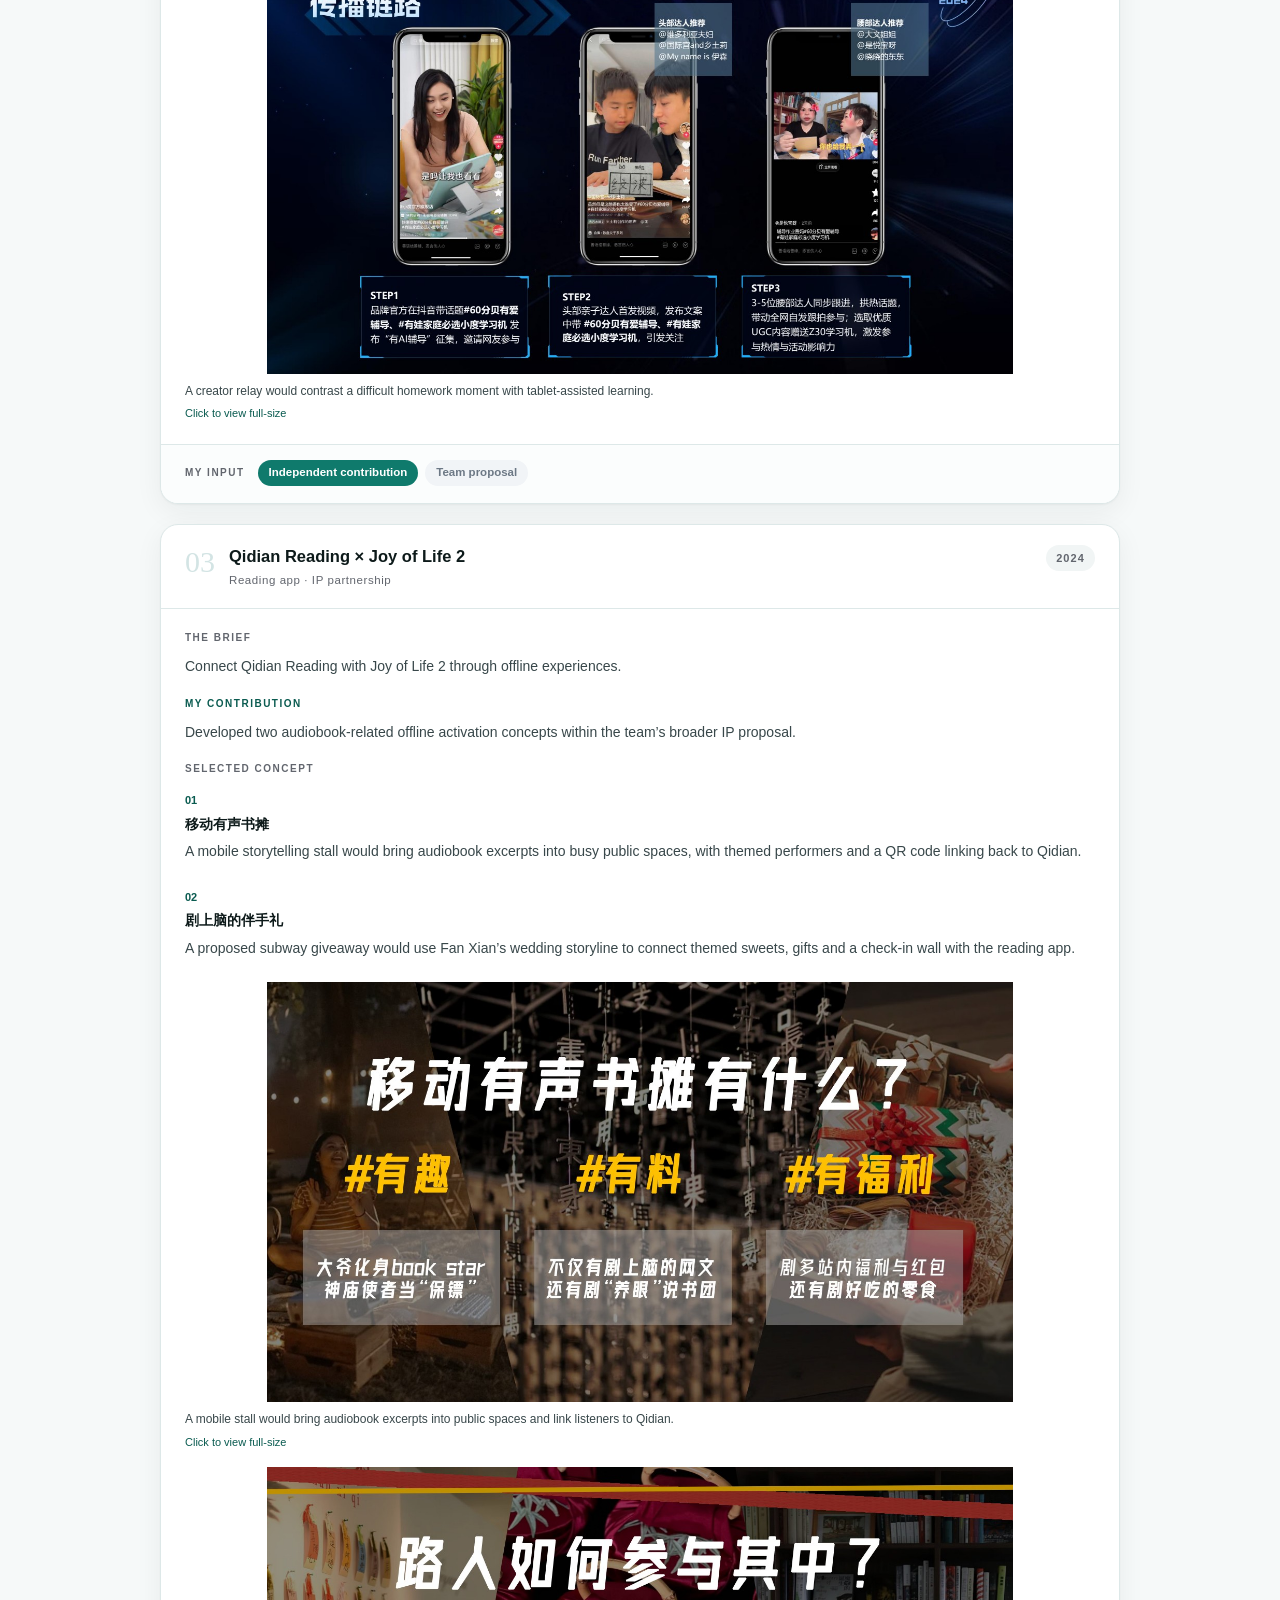
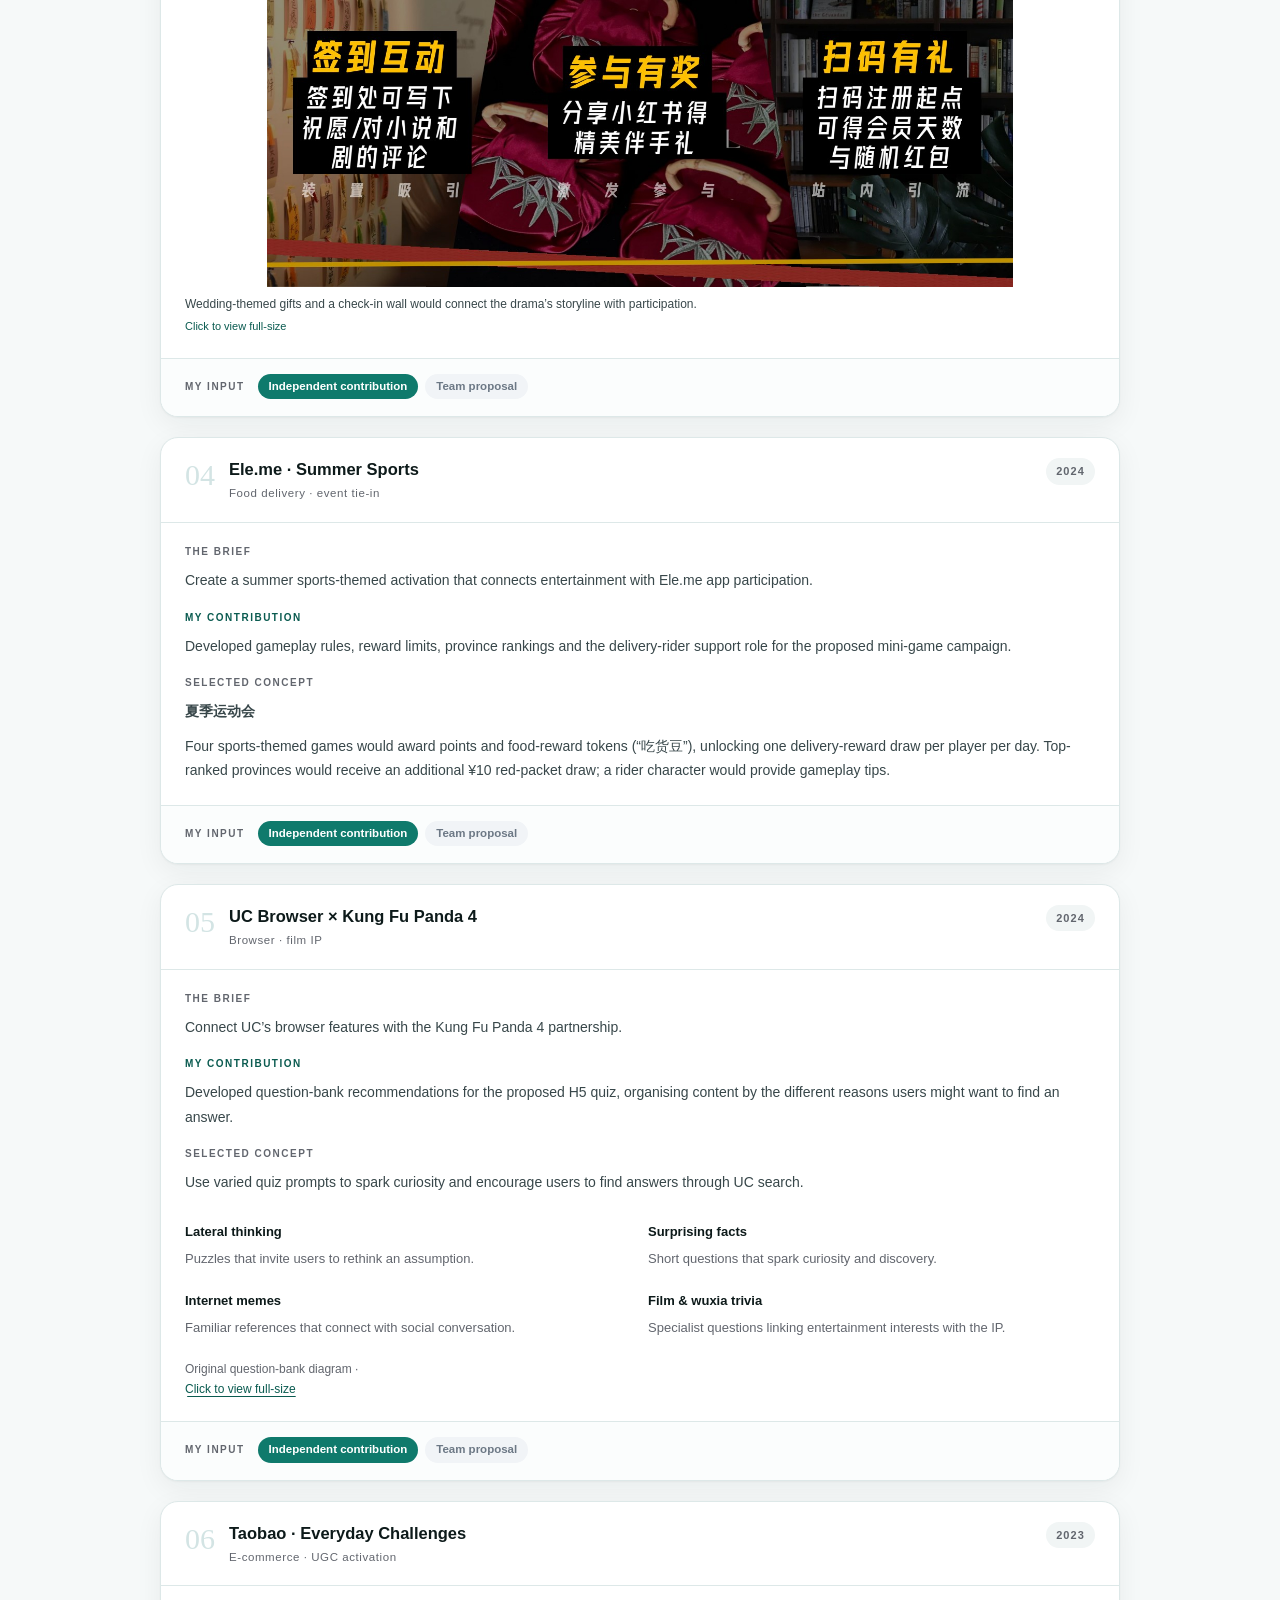
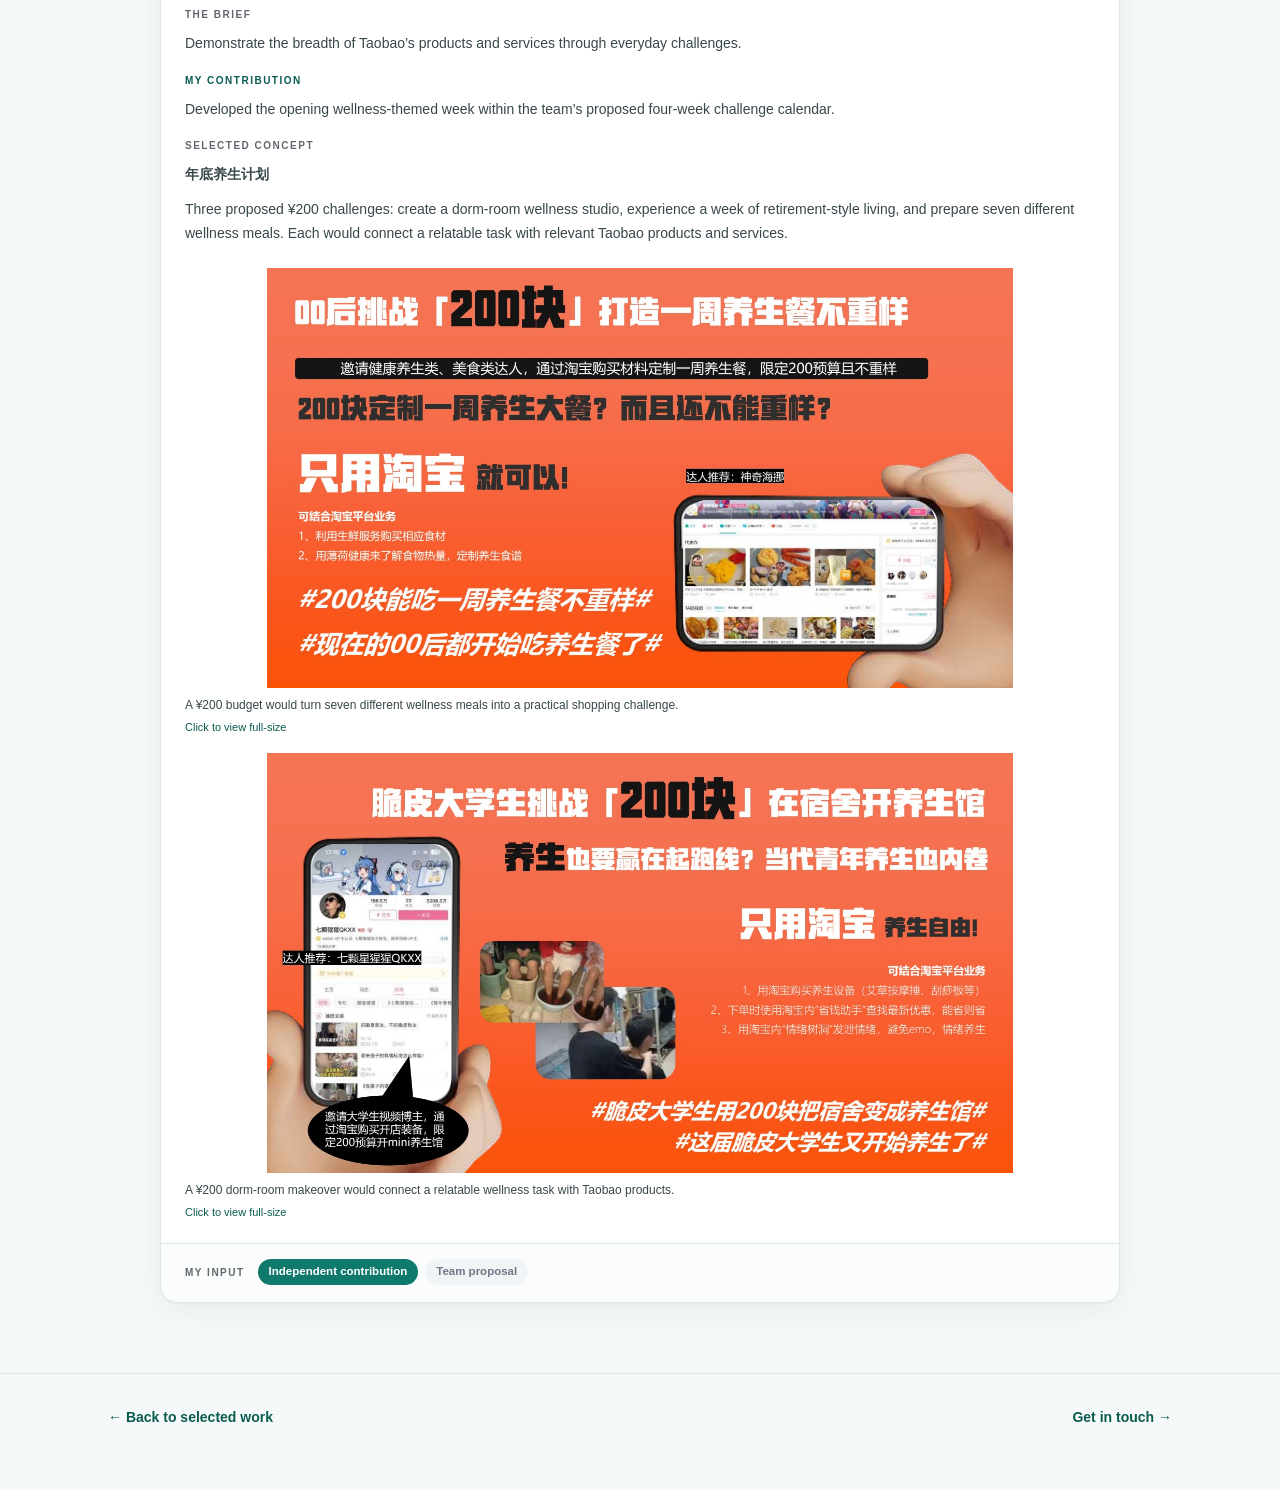
<file: website/pitch-experience.html>
<!DOCTYPE html>
<html lang="en">
<head>
<meta charset="utf-8">
<meta name="viewport" content="width=device-width, initial-scale=1">

<title>Pitch Experience — Du Tingwei, Anna</title>
<link rel="canonical" href="https://fenghuan001.github.io/dtw.pro/pitch-experience.html">
<meta property="og:url" content="https://fenghuan001.github.io/dtw.pro/pitch-experience.html">
<meta property="og:image" content="https://fenghuan001.github.io/dtw.pro/assets/og-card.jpg">
<meta name="twitter:image" content="https://fenghuan001.github.io/dtw.pro/assets/og-card.jpg">
<link rel="icon" type="image/svg+xml" href="assets/favicon.svg">
<meta name="description" content="Six competitive briefs answered from scratch, with the section I owned named on every card.">
<meta property="og:type" content="website">
<meta property="og:site_name" content="Du Tingwei, Anna">
<meta property="og:title" content="Pitch Experience — Du Tingwei, Anna">
<meta property="og:description" content="Six competitive briefs answered from scratch, with the section I owned named on every card.">
<meta property="og:image:width" content="1200">
<meta property="og:image:height" content="630">
<meta property="og:image:alt" content="Du Tingwei, Anna — Account Executive, Integrated Marketing and Content Strategy">
<meta name="twitter:card" content="summary_large_image">
<meta name="twitter:title" content="Pitch Experience — Du Tingwei, Anna">
<meta name="twitter:description" content="Six competitive briefs answered from scratch, with the section I owned named on every card.">
<meta name="theme-color" content="#0A2E29">
<style>
:root{
  --bg:#F6F9F9; --ink:#0D1A1A; --ink-2:#38474A; --muted:#79878A;
  --line:#DDE8E8; --card:#FFFFFF; --accent:#0F7A6C; --accent-2:#0A5B50;
  --accent-soft:#E9F3F0; --dark:#0A2E29; --dark-2:#0F3D36;
  --pine:#0A2E29; --pine-2:#0F3D36; --pine-accent:#0F7A6C; --pine-accent-2:#0A5B50;
  --pine-soft:#E9F3F0; --pine-key:#6FC2B3;
  --mine:#0A2E29; --mine-2:#0F3D36; --mine-line:rgba(255,255,255,.14); --mine-key:#6FC2B3;
  --radius:18px;
  --shadow:0 1px 2px rgba(13,26,26,.04), 0 8px 28px rgba(13,26,26,.06);
  --font-display:Georgia,'Times New Roman','Microsoft YaHei','PingFang SC','Hiragino Sans GB','Songti SC',serif;
  --font-sans:-apple-system,BlinkMacSystemFont,'Segoe UI','Microsoft YaHei','PingFang SC','Hiragino Sans GB','Noto Sans CJK SC',sans-serif;
}
*,*::before,*::after{box-sizing:border-box}
html{-webkit-text-size-adjust:100%}
body{margin:0;background:var(--bg);color:var(--ink-2);font-family:var(--font-sans);font-size:16px;line-height:1.7;-webkit-font-smoothing:antialiased}
img{max-width:100%;display:block}
.wrap{max-width:1120px;margin:0 auto;padding:0 28px}
h1,h2,h3,h4{font-family:var(--font-display);color:var(--ink);font-weight:700;line-height:1.2;margin:0}
h1{font-size:clamp(34px,5vw,58px);letter-spacing:-.02em}
h2{font-size:clamp(24px,3vw,34px);letter-spacing:-.015em}
h3{font-size:19px}
p{margin:0 0 16px}
.eyebrow{font-family:var(--font-sans);font-size:11.5px;font-weight:700;letter-spacing:.18em;text-transform:uppercase;color:var(--accent)}
.lede{font-size:19px;line-height:1.65;color:var(--ink-2)}
section{padding:70px 0}
section+section{border-top:1px solid var(--line)}
.sec-head{margin-bottom:38px}
.sec-head .eyebrow{display:block;margin-bottom:12px}
.sec-head p{max-width:700px;margin-top:14px;color:var(--muted)}
.back{display:inline-flex;align-items:center;gap:7px;font-size:12.5px;color:var(--muted);text-decoration:none;margin-bottom:26px}
.back:hover{color:var(--accent)}

/* ---------- DARK HERO ---------- */
.hero{background:var(--dark);color:#fff;padding:64px 0 60px;position:relative;overflow:hidden}
.hero::after{content:"";position:absolute;right:-170px;top:-140px;width:620px;height:620px;background:radial-gradient(circle at 50% 50%,rgba(14,124,123,.42),transparent 68%);pointer-events:none}
.hero .back{color:rgba(255,255,255,.5)}
.hero .back:hover{color:#fff}
.hero .eyebrow{color:#6FC2B3}
.hero-top{display:flex;justify-content:space-between;align-items:baseline;gap:20px;flex-wrap:wrap;margin-bottom:30px}
.hero h1{color:#fff;max-width:22ch}
.hero .sub{font-family:var(--font-display);font-size:clamp(19px,2.3vw,25px);color:rgba(255,255,255,.62);font-style:italic;margin-top:12px}
.hero-lede{font-size:16px;color:rgba(255,255,255,.6);max-width:660px;margin-top:22px;line-height:1.75}
.meta{display:grid;grid-template-columns:repeat(4,1fr);gap:1px;background:rgba(255,255,255,.13);border:1px solid rgba(255,255,255,.13);border-radius:var(--radius);overflow:hidden;margin-top:38px}
.meta div{background:var(--dark-2);padding:20px 22px}
.meta dt{font-size:11px;letter-spacing:.14em;text-transform:uppercase;color:rgba(255,255,255,.42);font-weight:700;margin-bottom:7px}
.meta dd{margin:0;font-size:14.5px;color:#fff;line-height:1.5;font-weight:500}

/* ---------- CONTRIBUTION BAND ---------- */
.out-band{background:var(--card);border:1px solid var(--line);border-radius:var(--radius);box-shadow:var(--shadow);overflow:hidden}
.out-head{padding:22px 28px 18px;display:flex;justify-content:space-between;align-items:baseline;gap:16px;flex-wrap:wrap}
.out-head .eyebrow{display:block}
.out-head .hint{font-size:12.5px;color:var(--muted)}
.out-grid{display:grid;grid-template-columns:repeat(4,1fr);gap:1px;background:var(--line);border-top:1px solid var(--line);border-bottom:1px solid var(--line)}
.out{background:var(--card);padding:26px 26px 24px}
.out b{display:block;font-family:var(--font-display);font-size:clamp(30px,4vw,46px);line-height:1;color:var(--accent);letter-spacing:-.02em}
.out span{display:block;font-size:12.5px;color:var(--muted);line-height:1.55;margin-top:11px}
.out-scope{padding:18px 28px 22px;display:flex;flex-wrap:wrap;gap:8px;align-items:center}
.out-scope .sl{font-size:10.5px;font-weight:700;letter-spacing:.14em;text-transform:uppercase;color:var(--muted);margin-right:8px}
.sc{font-size:12px;padding:5px 12px;border-radius:999px;background:rgba(0,0,0,.035);border:1px solid var(--line);color:var(--ink-2);line-height:1.5}
</style>
<style>
/* ---------- CHIPS (shared) ---------- */
.chips{display:flex;flex-wrap:wrap;gap:6px;margin-top:13px}
.chip{font-size:11.5px;padding:4px 10px;border-radius:999px;background:#fff;border:1px solid rgba(14,124,123,.24);color:var(--accent-2);line-height:1.5}
.chip.award{border-style:dashed;background:transparent}
.tag{font-size:11.5px;font-weight:600;padding:4px 11px;border-radius:999px;background:#E7F1F1;color:var(--accent-2);line-height:1.5}
.tag.k{background:var(--accent);color:#fff}
.tag.t{background:#F1F4F7;color:#6C7885}

/* ---------- ARTWORK ---------- */
.art-row{display:grid;grid-template-columns:1fr 1fr;gap:22px;margin-bottom:22px}
.art-pair{display:grid;grid-template-columns:1fr 1fr;gap:16px}
.poster{background:var(--card);border:1px solid var(--line);border-radius:14px;overflow:hidden;box-shadow:var(--shadow)}
.poster img{width:100%}
.art-cap{font-size:13px;color:var(--muted);line-height:1.7;margin-top:14px}
.art-cap b{color:var(--ink);font-weight:600}
.art-note{background:var(--accent-soft);border-radius:13px;padding:18px 20px;font-size:13px;color:var(--ink-2);line-height:1.7;margin-top:24px}
.art-note b{color:var(--ink)}

/* ---------- CLOSING ---------- */
.closing{background:var(--dark);color:#fff;border-radius:var(--radius);padding:44px 40px}
.closing .eyebrow{color:var(--pine-key)}
.closing h2{color:#fff;margin:12px 0 20px;font-size:clamp(22px,3vw,30px)}
.closing p{color:rgba(255,255,255,.66);font-size:14.5px;max-width:720px;margin:0}
.closing p+p{margin-top:14px}
.closing .fine{margin-top:26px;padding-top:22px;border-top:1px solid rgba(255,255,255,.13);font-size:12.5px;color:rgba(255,255,255,.42)}

.footer{background:var(--pine-soft);border-top:3px solid var(--pine);padding:40px 0 70px;font-size:12.5px;color:var(--muted)}
.footer .demo-note{background:#fff;border:1px solid rgba(15,122,108,.18);border-radius:12px;padding:16px 20px;line-height:1.7}

@media(max-width:960px){
  .pitches{grid-template-columns:1fr}
  .art-row{grid-template-columns:1fr}
  .meta{grid-template-columns:1fr 1fr}
  section{padding:52px 0}
  .closing{padding:34px 26px}
}
@media(max-width:640px){
  .out-grid{grid-template-columns:1fr 1fr}
  .meta{grid-template-columns:1fr}
  .art-pair{grid-template-columns:1fr}
}
@media(max-width:460px){ .out-grid{grid-template-columns:1fr} }
@media print{
  .pitch,.out-band,.poster,.closing,.art-note,.p-block.idea{opacity:1 !important;transform:none !important}
  section{padding:26px 0;break-inside:avoid}
  .pitch,.poster,.closing{break-inside:avoid}
  .hero,.closing{background:#fff !important;color:#111 !important}
  .hero h1,.closing h2{color:#111 !important}
  .hero .sub,.hero-lede,.hero .back,.closing p{color:#444 !important}
  .hero .eyebrow,.closing .eyebrow{color:#0A5B50 !important}
  .meta{border-color:#ddd !important;background:#ddd !important}
  .meta div{background:#fafafa !important}
  .meta dt{color:#666 !important}
  .meta dd{color:#111 !important}
  .closing .fine{color:#666 !important;border-top-color:#ddd !important}
}
</style>
<style>body{--muted:#62666E}a:focus-visible,button:focus-visible{outline:3px solid #D6A84B;outline-offset:5px}@media(prefers-reduced-motion:reduce){html{scroll-behavior:auto!important}*,*::before,*::after{animation:none!important;transition:none!important}}</style><link rel="stylesheet" href="assets/work-navigation.css"><style>img{height:auto}</style></head>
<body>
<div id="sp" aria-hidden="true"></div>
<style id="plcss">
.sr-only{position:absolute;width:1px;height:1px;padding:0;overflow:hidden;clip-path:inset(50%)}
#page-loader{position:fixed;inset:0;z-index:1000;display:grid;place-content:center;background:var(--pine);opacity:0;visibility:hidden;pointer-events:none;transition:opacity .42s ease,visibility .42s ease}
#page-loader.show{opacity:1;visibility:visible;pointer-events:auto}
#page-loader::after{content:"";position:absolute;right:-120px;top:-140px;width:420px;height:420px;background:radial-gradient(circle at 50% 50%,rgba(111,194,179,.15),transparent 68%);pointer-events:none}
#page-loader .brand-logo{width:min(44vw,168px);height:auto;display:block;overflow:visible;position:relative}
#pl-star{transform:translate(1117px,479px)}
@media(prefers-reduced-motion:reduce){#page-loader{transition:none}}
@media print{#page-loader{display:none!important}}
</style>
<div id="page-loader">
  <span class="sr-only" role="status">Loading</span>
  <svg class="brand-logo" xmlns="http://www.w3.org/2000/svg" viewBox="0 0 1254 1254" fill="#ffffff" role="img" aria-label="Du Tingwei">
    <defs>
      <clipPath id="pl-lc"><rect x="345" y="760" width="151" height="150"/></clipPath>
      <clipPath id="pl-rc"><rect x="750" y="600" width="240" height="270"/></clipPath>
      <mask id="pl-os" maskUnits="userSpaceOnUse" x="0" y="0" width="1254" height="1254" style="mask-type:luminance">
        <rect width="1254" height="1254" fill="white"/>
        <path clip-path="url(#pl-lc)" d="M 351 815 C 544 817 864 743 1027 616" fill="none" stroke="black" stroke-width="36"/>
        <path clip-path="url(#pl-rc)" d="M 351 883 C 577 888 912 773 1058 630" fill="none" stroke="black" stroke-width="36"/>
      </mask>
    </defs>
    <path mask="url(#pl-os)" fill-rule="evenodd" d="M 252 325 L 578 325 C 808 325 950 444 956 650 C 961 854 832 978 590 978 L 249 978 L 249 971 C 327 957 354 938 354 869 L 354 423 C 354 362 330 341 252 333 Z M 487 398 L 487 891 C 487 936 508 952 575 952 C 717 952 803 857 803 652 C 803 450 717 347 579 347 L 528 347 C 497 347 487 362 487 398 Z"/>
    <path d="M 341 644 C 236 683 132 735 129 786 C 123 849 218 881 351 883 C 577 888 912 773 1058 630 C 1088 599 1099 566 1101 538 C 1083 569 1058 591 1027 616 C 864 743 544 817 351 815 C 244 814 183 806 178 782 C 171 752 244 694 336 651 Q 342 648 341 644 Z"/>
    <g id="pl-star"><g transform="translate(-1117 -479)"><path d="M 1117 403 C 1109 458 1099 469 1045 478 C 1098 485 1109 498 1117 551 C 1125 498 1136 486 1190 479 C 1136 471 1126 458 1117 403 Z"/></g></g>
  </svg>
</div>
<script>
(function(){
  var loader = document.getElementById('page-loader');
  if(!loader) return;
  var star = document.getElementById('pl-star');
  var reduce = window.matchMedia ? matchMedia('(prefers-reduced-motion: reduce)') : { matches:false };
  var ORBIT = 1600, GRACE = 420;
  var route = document.createElementNS('http://www.w3.org/2000/svg','path');
  route.setAttribute('d','M1117 479 C1060 310 330 510 155 780 C85 965 1080 790 1117 479 Z');
  var len = 0; try { len = route.getTotalLength(); } catch(e){}
  var frame = 0, showAt = 0, ready = false, shown = false, finishAt = Infinity;

  function rest(){ if(star) star.style.transform = 'translate(1117px,479px)'; }
  function hide(){
    if(!shown){ loader.style.display = 'none'; document.body.setAttribute('aria-busy','false'); return; }
    shown = false; cancelAnimationFrame(frame); rest();
    loader.classList.remove('show');
    document.body.setAttribute('aria-busy','false');
  }
  function tick(now){
    if(!shown) return;
    if(reduce.matches){ rest(); if(ready) hide(); else frame = requestAnimationFrame(tick); return; }
    if(ready && now >= finishAt){ hide(); return; }
    if(len){
      var p = route.getPointAtLength(((now - showAt) % ORBIT) / ORBIT * len);
      star.style.transform = 'translate(' + p.x + 'px,' + p.y + 'px)';
    }
    frame = requestAnimationFrame(tick);
  }
  function show(){
    if(shown || ready) return;
    shown = true; showAt = performance.now();
    loader.classList.add('show');
    document.body.setAttribute('aria-busy','true');
    if(reduce.matches) rest(); else frame = requestAnimationFrame(tick);
  }
  function done(){
    if(ready) return;
    ready = true;
    if(!shown){ loader.style.display = 'none'; document.body.setAttribute('aria-busy','false'); return; }
    finishAt = performance.now();
    if(reduce.matches) hide(); else frame = requestAnimationFrame(tick);
  }
  window.finishLogoLoading = done;

  // only appear when the page is actually slow
  setTimeout(function(){ if(!ready) show(); }, GRACE);
  // Release the overlay when readable HTML is ready, independently of images.
  setTimeout(done, 2000);
  if(document.readyState !== 'loading') done();
  else document.addEventListener('DOMContentLoaded', done, { once:true });
  document.addEventListener('visibilitychange', function(){ if(!document.hidden && shown && ready) hide(); });
})();
</script>
<style id="uibar">#sp{position:fixed;top:0;left:0;height:3px;width:0;background:linear-gradient(90deg,var(--pine-accent),var(--pine-key));z-index:999;pointer-events:none;transition:width .08s linear}
@media print{#sp{display:none!important}.footer{background:#fff!important;border-top:1px solid #ccc!important}}</style>
<style id="tbcss">
:root{--tb-h:58px;--tb-ink:#ffffff}
html{scroll-behavior:smooth}
[id]{scroll-margin-top:calc(var(--tb-h) + 18px)}
#tb{position:fixed;top:3px;left:0;right:0;z-index:120;transition:background .3s ease,box-shadow .3s ease}
#tb .in{max-width:1080px;margin:0 auto;padding:0 28px;height:var(--tb-h);display:flex;align-items:center;justify-content:space-between;gap:20px}
#tb .brand{display:flex;align-items:center;gap:11px;color:var(--tb-ink);text-decoration:none;flex:0 0 auto;opacity:.9;transition:opacity .2s ease}
#tb a.brand:hover{opacity:1}
#tb .mark{display:block;width:28px;height:28px;color:var(--tb-ink);transition:transform .45s cubic-bezier(.3,.9,.3,1)}
#tb a.brand:hover .mark{transform:rotate(-10deg)}
#tb .nav{display:flex;align-items:center;gap:clamp(13px,2.6vw,28px);font-size:13px;font-weight:600;letter-spacing:.005em}
#tb .nav a{color:var(--tb-ink);opacity:.62;text-decoration:none;padding:5px 0;border-bottom:1.5px solid transparent;transition:opacity .18s ease,border-color .18s ease;white-space:nowrap}
#tb .nav a:hover{opacity:1;border-bottom-color:currentColor}
#tb.stuck{background:var(--pine);box-shadow:0 1px 0 rgba(0,0,0,.16),0 8px 26px rgba(10,46,41,.22)}
#tb.stuck .brand,#tb.stuck .nav a{color:#fff}
#tb.stuck .nav a{opacity:.72}
#tb.stuck .nav a:hover{opacity:1}
.hero{padding-top:calc(var(--tb-h) + 30px)}
@media(max-width:520px){ #tb .in{padding:0 20px;gap:12px} #tb .mark{width:24px;height:24px} #tb .nav{font-size:12px} #tb .nav a{padding:4px 0} }
@media print{ #tb{display:none!important} .hero{padding-top:0!important} }
</style>
<div id="tb">
  <div class="in">
    <a class="brand" href="index.html" aria-label="Back to the portfolio home"><svg class="mark" viewBox="0 0 1254 1254" fill="currentColor" aria-hidden="true" focusable="false"><defs><clipPath id="tbm-l"><rect x="345" y="760" width="151" height="150"/></clipPath><clipPath id="tbm-r"><rect x="750" y="600" width="240" height="270"/></clipPath><mask id="tbm-o" maskUnits="userSpaceOnUse" x="0" y="0" width="1254" height="1254" style="mask-type:luminance"><rect width="1254" height="1254" fill="white"/><path clip-path="url(#tbm-l)" d="M 351 815 C 544 817 864 743 1027 616" fill="none" stroke="black" stroke-width="36"/><path clip-path="url(#tbm-r)" d="M 351 883 C 577 888 912 773 1058 630" fill="none" stroke="black" stroke-width="36"/></mask></defs><path mask="url(#tbm-o)" fill-rule="evenodd" d="M 252 325 L 578 325 C 808 325 950 444 956 650 C 961 854 832 978 590 978 L 249 978 L 249 971 C 327 957 354 938 354 869 L 354 423 C 354 362 330 341 252 333 Z M 487 398 L 487 891 C 487 936 508 952 575 952 C 717 952 803 857 803 652 C 803 450 717 347 579 347 L 528 347 C 497 347 487 362 487 398 Z"/><path d="M 341 644 C 236 683 132 735 129 786 C 123 849 218 881 351 883 C 577 888 912 773 1058 630 C 1088 599 1099 566 1101 538 C 1083 569 1058 591 1027 616 C 864 743 544 817 351 815 C 244 814 183 806 178 782 C 171 752 244 694 336 651 Q 342 648 341 644 Z"/><path d="M 1117 403 C 1109 458 1099 469 1045 478 C 1098 485 1109 498 1117 551 C 1125 498 1136 486 1190 479 C 1136 471 1126 458 1117 403 Z"/></svg></a>
    <nav class="nav" aria-label="Main">
      <div class="work-dropdown"><a href="index.html#work">Selected Work</a><button class="work-toggle" type="button" aria-label="Show selected projects" aria-expanded="false" aria-controls="work-projects"><svg viewBox="0 0 12 12" fill="none" aria-hidden="true"><path d="m2 4 4 4 4-4" stroke="currentColor" stroke-width="1.5"/></svg></button><div class="work-projects" id="work-projects" hidden><a href="haidilao-case.html">Haidilao</a><a href="quark-scan-king-case.html">Quark Scan King</a><a href="juhuasuan-case.html">Juhuasuan</a><a href="eleme-lichun-case.html">Ele.me</a><a href="taobao-live-case.html">Taobao Live</a></div></div>
      <a href="pitch-experience.html">Pitch</a>
      <a href="resume.html">Resume</a>
      <a href="index.html#contact">Contact</a>
    </nav>
  </div>
</div>
<script>
(function(){
  function init(){
    var tb = document.getElementById('tb');
    var hero = document.querySelector('.hero');
    if(!tb || !hero) return;
    var h = 0;
    function measure(){ h = hero.offsetHeight; }
    function upd(){
      if(window.scrollY > h - 74) tb.classList.add('stuck');
      else tb.classList.remove('stuck');
    }
    measure(); upd();
    window.addEventListener('scroll', upd, { passive:true });
    window.addEventListener('resize', function(){ measure(); upd(); });
  }
  if(document.readyState === 'loading') document.addEventListener('DOMContentLoaded', init);
  else init();
})();
</script>

<header class="hero">
  <div class="wrap">
    <div class="hero-top">
      <span class="eyebrow">Pitch Experience</span>
      <span class="eyebrow" style="color:rgba(255,255,255,.42)">Competitive Briefs · 2023–2024</span>
    </div>
    <h1>Creative contributions to six pitches</h1>
    <p class="sub">Pitch work at Beijing Shiny Gold</p>
    <p class="hero-lede">I contributed to six competitive pitches, developing content ideas, KOL activations, offline events, visual mockups and campaign mechanics. Each project identifies my contribution within the team’s proposal. All six remained at the proposal stage and were not executed.</p>
    <dl class="meta">
      <div><dt>Pitches</dt><dd>Six competitive briefs</dd></div>
      <div><dt>Clients</dt><dd>Quark · Xiaodu · Qidian Reading<br>Ele.me · UC Browser · Taobao</dd></div>
      <div><dt>Period</dt><dd>2023 – 2024</dd></div>
      <div><dt>Owned</dt><dd>One named section<br>in every proposal</dd></div>
    </dl>
  </div>
</header>

<section style="padding-top:62px">
  <div class="wrap">
    <div class="out-band">
      <div class="out-head">
        <span class="eyebrow">What I contributed</span>
        <span class="hint">By type of work, across the six proposals</span>
      </div>
      <div class="out-grid">
        <div class="out"><b>6</b><span>competitive pitches across six different brands</span></div>
        <div class="out"><b>6</b><span>independent contributions within team proposals</span></div>
        <div class="out"><b>1</b><span>concept I proposed that made the final deck — Quark's "专业军师"</span></div>
        <div class="out"><b>4</b><span>selected visual mockups shown below</span></div>
      </div>
      <div class="out-scope">
        <span class="sl">Across</span>
        <span class="sc">Platform IP tie-in</span>
        <span class="sc">Challenge mechanic design</span>
        <span class="sc">Feature-creative materials</span>
        <span class="sc">Offline activation design</span>
        <span class="sc">In-app game design</span>
        <span class="sc">Quiz content design</span>
        <span class="sc">Creator content planning</span>
        <span class="sc">Overall creative planning</span>
      </div>
    </div>
  </div>
</section>

<style>
/* ---------- PITCH CARDS ---------- */
.pitches{display:grid;grid-template-columns:1fr 1fr;gap:20px;align-items:stretch}
.pitch{background:var(--card);border:1px solid var(--line);border-radius:var(--radius);box-shadow:var(--shadow);overflow:hidden;display:flex;flex-direction:column}
.p-head{padding:20px 24px 18px;border-bottom:1px solid var(--line);display:flex;align-items:flex-start;gap:14px}
.p-no{font-family:var(--font-display);font-size:30px;line-height:1;color:#D3E4E4;flex:0 0 auto;margin-top:2px}
.p-client{font-size:16.5px;font-weight:700;color:var(--ink);line-height:1.35}
.p-sector{font-size:11.5px;color:var(--muted);letter-spacing:.05em;margin-top:4px}
.p-year{margin-left:auto;font-size:11px;font-weight:700;letter-spacing:.1em;color:var(--muted);background:#F1F5F5;border-radius:999px;padding:4px 10px;flex:0 0 auto}
.p-body{padding:20px 24px 22px;flex:1;display:flex;flex-direction:column;gap:16px}
.p-lbl{font-size:10px;font-weight:700;letter-spacing:.15em;text-transform:uppercase;color:var(--muted);margin-bottom:8px}
.p-block p{margin:0;font-size:13.5px;line-height:1.75;color:var(--ink-2)}
.p-block p+p{margin-top:10px}
.p-block.idea{padding:2px 2px 2px 16px;border-left:2px solid var(--accent);margin:0 -2px}
.p-block.idea .p-lbl{color:var(--accent)}
.p-block.idea p{color:var(--ink-2)}
.p-block.idea b{color:var(--ink)}
.p-block.mine{background:var(--mine);border-radius:13px;padding:20px;margin:0 -2px}
.p-block.mine .p-lbl{color:var(--mine-key)}
.p-block.mine p{color:rgba(255,255,255,.74)}
.p-block.mine p+p{margin-top:10px}
.p-block.mine b{color:#fff}
.p-block.mine .sec{font-family:var(--font-sans);font-size:17px;font-weight:700;color:#fff;line-height:1.45;display:block;margin-bottom:5px}
.p-block.mine .pg{display:block;font-size:11px;font-weight:700;letter-spacing:.1em;text-transform:uppercase;color:rgba(255,255,255,.44);margin-bottom:13px}
.p-block.mine .chip{background:rgba(255,255,255,.08);border-color:var(--mine-line);color:rgba(255,255,255,.86)}
.chips{display:flex;flex-wrap:wrap;gap:6px;margin-top:13px}
.chip{font-size:11.5px;padding:4px 10px;border-radius:999px;background:#fff;border:1px solid rgba(14,124,123,.24);color:var(--accent-2);line-height:1.5}
.chip.award{border-style:dashed;background:transparent}
.p-foot{margin-top:auto;padding:15px 24px 17px;border-top:1px solid var(--line);background:#FBFDFD;display:flex;flex-wrap:wrap;gap:7px;align-items:center}
.p-foot .p-lbl{margin:0 6px 0 0}
.tag{font-size:11.5px;font-weight:600;padding:4px 11px;border-radius:999px;background:#E7F1F1;color:var(--accent-2);line-height:1.5}
.tag.k{background:var(--accent);color:#fff}
.tag.t{background:#F1F4F7;color:#6C7885}
@media(max-width:960px){ .pitches{grid-template-columns:1fr} }
@media print{
  .p-block.mine{background:#fff !important;border:1px solid #b9c9c9}
  .p-block.mine .p-lbl,.p-block.mine .pg{color:#0A5B50 !important}
  .p-block.mine p{color:#333 !important}
  .p-block.mine b,.p-block.mine .sec{color:#111 !important}
  .p-block.mine .chip{background:#f4f4f4 !important;border-color:#c9c9c9 !important;color:#333 !important}
}</style>

<section>
  <div class="wrap">
    <div class="sec-head">
      <span class="eyebrow">01 — The Pitches</span>
      <h2>Selected pitch contributions</h2>
      <p>Selected sections showcasing content planning, creative concepts and campaign mechanics.</p>
    </div>

    <div class="pitches">
      <article class="pitch">
        <div class="p-head">
          <span class="p-no">01</span>
          <div>
            <div class="p-client">Quark</div>
            <div class="p-sector">Search · consumer app</div>
          </div>
          <span class="p-year">2024</span>
        </div>
        <div class="p-body"><div class="p-block"><div class="p-lbl">The brief</div><p>Communicate Quark’s university and major-selection tools during the gaokao application season.</p></div><div class="p-block mine"><div class="p-lbl">My contribution</div><p>Developed product-feature mockups, including persona-based guides and pain-point copy. Proposed “专业军师” (an expert guide to choosing a major), which was incorporated into the team’s proposal.</p></div><div class="p-block"><div class="p-lbl">Selected concept</div><p><b>专业军师，轻松选择</b></p><p>Pair a student’s application concern with the relevant product screen, then demonstrate the selection process using different scores, provinces and subject combinations.</p></div></div>
<div class="quark-card-art"><h4>Selected visual mockups</h4><p class="mockup-hint">Click to view full-size</p><div class="art-wall">
      <div class="poster">
        <a class="mockup-preview" href="assets/quark-pitch-q.jpg" target="_blank" rel="noopener" aria-label="View full-size mockup: Pain-point poster: 报志愿 怕浪费分数 怎么办"><img src="assets/quark-pitch-q.jpg" alt="Pain-point poster: 报志愿 怕浪费分数 怎么办" width="481" height="693" loading="lazy" decoding="async"></a>
        <div class="pc">
          <div class="pl2">Pain-point copy</div>
          <p>报志愿 怕「浪费分数」怎么办</p>
        </div>
      </div>
      <div class="poster">
        <a class="mockup-preview" href="assets/quark-pitch-a.jpg" target="_blank" rel="noopener" aria-label="View full-size mockup: Answer poster: 冲稳保一键get, 模拟选志愿"><img src="assets/quark-pitch-a.jpg" alt="Answer poster: 冲稳保一键get, 模拟选志愿" width="471" height="683" loading="lazy" decoding="async"></a>
        <div class="pc">
          <div class="pl2">Feature response</div>
          <p>冲稳保一键get → 【模拟选志愿】你的分数管理大师</p>
        </div>
      </div>
      <div class="poster">
        <a class="mockup-preview" href="assets/quark-pitch-ab.jpg" target="_blank" rel="noopener" aria-label="View full-size mockup: Choice poster: 选大学A 还是选专业B"><img src="assets/quark-pitch-ab.jpg" alt="Choice poster: 选大学A 还是选专业B" width="502" height="707" loading="lazy" decoding="async"></a>
        <div class="pc">
          <div class="pl2">Choice concept</div>
          <p>选大学 A，还是选专业 B？不知选啥就选 Q</p>
        </div>
      </div>
      <div class="poster">
        <a class="mockup-preview guide-preview" href="assets/quark-pitch-guide.jpg" target="_blank" rel="noopener" aria-label="View full-size mockup: Four-step feature guide poster"><img src="assets/quark-pitch-guide.jpg" alt="Four-step feature guide poster" width="453" height="1091" loading="lazy" decoding="async"></a>
        <div class="pc">
          <div class="pl2">Full guide · Click to view</div>
          <p>Four-step guide tailored to a student’s score, province and subject combination</p>
        </div>
      </div>
    </div></div><div class="p-foot">
          <span class="p-lbl">My input</span>
          <span class="tag k">Independent contribution</span>
          <span class="tag">Concept included in proposal</span>
          <span class="tag t">Team proposal</span>
        </div>
      </article>

      <article class="pitch">
        <div class="p-head">
          <span class="p-no">02</span>
          <div>
            <div class="p-client">Xiaodu <span style="font-weight:400;color:var(--muted);font-size:13px">(Baidu)</span></div>
            <div class="p-sector">AI hardware · education tech</div>
          </div>
          <span class="p-year">2024</span>
        </div>
        <div class="p-body"><div class="p-block"><div class="p-lbl">The brief</div><p>Develop a distinctive Douyin campaign for Xiaodu’s AI learning tablet.</p></div><div class="p-block mine"><div class="p-lbl">My contribution</div><p>Developed the Douyin platform-IP approach and a creator challenge linking homework frustration with the tablet’s proposed role in family learning.</p></div><div class="p-block"><div class="p-lbl">Selected concept</div><p><b>#60分贝有爱辅导挑战</b></p><p>Proposed an AR decibel-meter effect inviting parents to keep their voices below 60dB while tutoring. A planned KOL relay would show a difficult homework moment followed by a tablet-assisted attempt.</p></div></div>
<div class="proposal-visuals"><figure><a href="assets/pitch-xiaodu-45.jpg" target="_blank" rel="noopener" aria-label="Open full-size proposal visual: Proposed decibel-meter challenge"><img src="assets/pitch-xiaodu-45.jpg" alt="Proposed decibel-meter challenge" loading="lazy" width="1440" height="810" decoding="async"></a><figcaption>An AR decibel meter would turn calm homework tutoring into a participatory challenge.<small>Click to view full-size</small></figcaption></figure><figure><a href="assets/pitch-xiaodu-46.jpg" target="_blank" rel="noopener" aria-label="Open full-size proposal visual: Planned creator rollout"><img src="assets/pitch-xiaodu-46.jpg" alt="Planned creator rollout" loading="lazy" width="1440" height="810" decoding="async"></a><figcaption>A creator relay would contrast a difficult homework moment with tablet-assisted learning.<small>Click to view full-size</small></figcaption></figure></div><div class="p-foot">
          <span class="p-lbl">My input</span>
          <span class="tag k">Independent contribution</span>
          <span class="tag t">Team proposal</span>
        </div>
      </article>

      <article class="pitch">
        <div class="p-head">
          <span class="p-no">03</span>
          <div>
            <div class="p-client">Qidian Reading × Joy of Life 2</div>
            <div class="p-sector">Reading app · IP partnership</div>
          </div>
          <span class="p-year">2024</span>
        </div>
        <div class="p-body"><div class="p-block"><div class="p-lbl">The brief</div><p>Connect Qidian Reading with Joy of Life 2 through offline experiences.</p></div><div class="p-block mine"><div class="p-lbl">My contribution</div><p>Developed two audiobook-related offline activation concepts within the team’s broader IP proposal.</p></div><div class="p-block"><div class="p-lbl">Selected concept</div><div class="activation-concepts"><div><span class="concept-number">01</span><h4>移动有声书摊</h4><p>A mobile storytelling stall would bring audiobook excerpts into busy public spaces, with themed performers and a QR code linking back to Qidian.</p></div><div><span class="concept-number">02</span><h4>剧上脑的伴手礼</h4><p>A proposed subway giveaway would use Fan Xian’s wedding storyline to connect themed sweets, gifts and a check-in wall with the reading app.</p></div></div></div></div>
<div class="proposal-visuals"><figure><a href="assets/pitch-qidian-48.jpg" target="_blank" rel="noopener" aria-label="Open full-size proposal visual: Mobile audiobook stall concept"><img src="assets/pitch-qidian-48.jpg" alt="Mobile audiobook stall concept" loading="lazy" width="1440" height="810" decoding="async"></a><figcaption>A mobile stall would bring audiobook excerpts into public spaces and link listeners to Qidian.<small>Click to view full-size</small></figcaption></figure><figure><a href="assets/pitch-qidian-62.jpg" target="_blank" rel="noopener" aria-label="Open full-size proposal visual: Subway giveaway participation"><img src="assets/pitch-qidian-62.jpg" alt="Subway giveaway participation" loading="lazy" width="1440" height="810" decoding="async"></a><figcaption>Wedding-themed gifts and a check-in wall would connect the drama’s storyline with participation.<small>Click to view full-size</small></figcaption></figure></div><div class="p-foot">
          <span class="p-lbl">My input</span>
          <span class="tag k">Independent contribution</span>
          <span class="tag t">Team proposal</span>
        </div>
      </article>
      <article class="pitch">
        <div class="p-head">
          <span class="p-no">04</span>
          <div>
            <div class="p-client">Ele.me · Summer Sports</div>
            <div class="p-sector">Food delivery · event tie-in</div>
          </div>
          <span class="p-year">2024</span>
        </div>
        <div class="p-body"><div class="p-block"><div class="p-lbl">The brief</div><p>Create a summer sports-themed activation that connects entertainment with Ele.me app participation.</p></div><div class="p-block mine"><div class="p-lbl">My contribution</div><p>Developed gameplay rules, reward limits, province rankings and the delivery-rider support role for the proposed mini-game campaign.</p></div><div class="p-block"><div class="p-lbl">Selected concept</div><p><b>夏季运动会</b></p><p>Four sports-themed games would award points and food-reward tokens (“吃货豆”), unlocking one delivery-reward draw per player per day. Top-ranked provinces would receive an additional ¥10 red-packet draw; a rider character would provide gameplay tips.</p></div></div>
<div class="p-foot">
          <span class="p-lbl">My input</span>
          <span class="tag k">Independent contribution</span>
          <span class="tag t">Team proposal</span>
        </div>
      </article>

      <article class="pitch">
        <div class="p-head">
          <span class="p-no">05</span>
          <div>
            <div class="p-client">UC Browser × Kung Fu Panda 4</div>
            <div class="p-sector">Browser · film IP</div>
          </div>
          <span class="p-year">2024</span>
        </div>
        <div class="p-body"><div class="p-block"><div class="p-lbl">The brief</div><p>Connect UC’s browser features with the Kung Fu Panda 4 partnership.</p></div><div class="p-block mine"><div class="p-lbl">My contribution</div><p>Developed question-bank recommendations for the proposed H5 quiz, organising content by the different reasons users might want to find an answer.</p></div><div class="p-block"><div class="p-lbl">Selected concept</div><p>Use varied quiz prompts to spark curiosity and encourage users to find answers through UC search.</p></div></div>
<div class="proposal-visuals uc-question-types"><div class="question-type-grid"><div><b>Lateral thinking</b><p>Puzzles that invite users to rethink an assumption.</p></div><div><b>Surprising facts</b><p>Short questions that spark curiosity and discovery.</p></div><div><b>Internet memes</b><p>Familiar references that connect with social conversation.</p></div><div><b>Film &amp; wuxia trivia</b><p>Specialist questions linking entertainment interests with the IP.</p></div></div><p class="fullsize-caption">Original question-bank diagram · <a href="assets/pitch-uc-rId38.png" target="_blank" rel="noopener">Click to view full-size</a></p></div><div class="p-foot">
          <span class="p-lbl">My input</span>
          <span class="tag k">Independent contribution</span>
        <span class="tag t">Team proposal</span></div>
      </article>

      <article class="pitch">
        <div class="p-head">
          <span class="p-no">06</span>
          <div>
            <div class="p-client">Taobao · Everyday Challenges</div>
            <div class="p-sector">E-commerce · UGC activation</div>
          </div>
          <span class="p-year">2023</span>
        </div>
        <div class="p-body"><div class="p-block"><div class="p-lbl">The brief</div><p>Demonstrate the breadth of Taobao’s products and services through everyday challenges.</p></div><div class="p-block mine"><div class="p-lbl">My contribution</div><p>Developed the opening wellness-themed week within the team’s proposed four-week challenge calendar.</p></div><div class="p-block"><div class="p-lbl">Selected concept</div><p><b>年底养生计划</b></p><p>Three proposed ¥200 challenges: create a dorm-room wellness studio, experience a week of retirement-style living, and prepare seven different wellness meals. Each would connect a relatable task with relevant Taobao products and services.</p></div></div>
<div class="proposal-visuals"><figure><a href="assets/pitch-taobao-28.jpg" target="_blank" rel="noopener" aria-label="Open full-size proposal visual: Seven-day meal challenge"><img src="assets/pitch-taobao-28.jpg" alt="Seven-day meal challenge" loading="lazy" width="1440" height="810" decoding="async"></a><figcaption>A ¥200 budget would turn seven different wellness meals into a practical shopping challenge.<small>Click to view full-size</small></figcaption></figure><figure><a href="assets/pitch-taobao-30.jpg" target="_blank" rel="noopener" aria-label="Open full-size proposal visual: Dorm-room wellness challenge"><img src="assets/pitch-taobao-30.jpg" alt="Dorm-room wellness challenge" loading="lazy" width="1440" height="810" decoding="async"></a><figcaption>A ¥200 dorm-room makeover would connect a relatable wellness task with Taobao products.<small>Click to view full-size</small></figcaption></figure></div><div class="p-foot">
          <span class="p-lbl">My input</span>
          <span class="tag k">Independent contribution</span>
        <span class="tag t">Team proposal</span></div>
      </article>

    </div>
  </div>
</section>
<style>
/* ---------- POSTER WALL ---------- */
.art-wall{display:grid;grid-template-columns:repeat(4,1fr);gap:18px;align-items:start}
.poster .pc{padding:14px 16px 16px;border-top:1px solid var(--line)}
.poster .pl2{font-size:10px;font-weight:700;letter-spacing:.14em;text-transform:uppercase;color:var(--accent);margin-bottom:5px}
.poster .pc p{margin:0;font-size:12.5px;color:var(--muted);line-height:1.6}
@media(max-width:820px){ .art-wall{grid-template-columns:1fr 1fr} }
@media(max-width:480px){ .art-wall{grid-template-columns:1fr} }
</style>



<footer class="pitch-footer"><div class="wrap"><nav class="case-navigation" aria-label="Portfolio navigation"><a href="index.html#work">← Back to selected work</a><a href="index.html#contact">Get in touch →</a></nav></div></footer>


<script>
(function(){
  var selector = '.pitch, .out-band, .poster';
  var candidates = Array.prototype.slice.call(document.querySelectorAll(selector));
  var targets = candidates.filter(function(el){
    return !candidates.some(function(parent){ return parent !== el && parent.contains(el); });
  });
  if(!('IntersectionObserver' in window) || !targets.length) return;
  var motion = window.matchMedia ? window.matchMedia('(prefers-reduced-motion: reduce)') : null;
  var observer;
  function show(el){ el.style.opacity = '1'; el.style.transform = 'none'; }
  function showAll(){
    if(observer) observer.disconnect();
    targets.forEach(function(el){ el.style.transition = 'none'; show(el); });
  }
  if(motion && motion.matches){ showAll(); return; }
  try{
    observer = new IntersectionObserver(function(entries){
      entries.forEach(function(entry){
        if(entry.isIntersecting){ show(entry.target); observer.unobserve(entry.target); }
      });
    }, { threshold:0, rootMargin:'0px 0px -30px 0px' });
    targets.forEach(function(el){
      var rect = el.getBoundingClientRect();
      if(rect.top < window.innerHeight - 30){ show(el); return; }
      el.style.opacity = '0';
      el.style.transform = 'translateY(14px)';
      el.style.transition = 'opacity .5s ease, transform .5s ease';
      observer.observe(el);
    });
    if(motion){
      var onChange = function(event){ if(event.matches) showAll(); };
      if(motion.addEventListener) motion.addEventListener('change', onChange);
      else if(motion.addListener) motion.addListener(onChange);
    }
    window.addEventListener('beforeprint', showAll);
  }catch(error){ showAll(); }
})();
</script>
<script>(function(){var e=document.getElementById("sp");if(!e)return;function u(){var h=document.documentElement.scrollHeight-window.innerHeight;e.style.width=(h>0?(window.pageYOffset/h)*100:0)+"%";}window.addEventListener("scroll",u,{passive:true});window.addEventListener("resize",u);u();})();</script>
<style>
.p-block.mine{background:transparent;border-radius:0;padding:0;margin:0}
.p-block.mine .p-lbl{color:var(--accent-2)}
.p-block.mine p{color:var(--ink-2)}
.pitches{align-items:start}
.p-block p{font-size:14px;line-height:1.75}
.activation-concepts{display:grid;gap:18px}
.activation-concepts h4{font-family:var(--font-sans);font-size:14px;margin:3px 0 7px}
.concept-number{font-size:11px;font-weight:700;color:var(--accent-2)}
.pitch-footer{padding:32px 0 60px;border-top:1px solid var(--line)}
.pitch-footer p{font-size:12.5px;color:var(--muted);margin-bottom:24px}
.case-navigation{display:flex;justify-content:space-between;gap:20px;flex-wrap:wrap}
.case-navigation a{color:var(--accent-2);font-size:14px;font-weight:600;text-decoration:none}
.case-navigation a:hover{text-decoration:underline}
</style><style>
.proposal-visuals{padding:0 24px 22px;display:grid;gap:16px}
.proposal-visuals figure{margin:0}
.proposal-visuals a{display:block;border-radius:8px;overflow:hidden;background:#fff}
.proposal-visuals img{display:block;width:100%;height:auto;max-height:420px;object-fit:contain}
.proposal-visuals figcaption{font-size:12px;color:var(--ink-2);line-height:1.6;margin-top:8px}
.proposal-visuals small{display:block;color:var(--muted);font-size:11px}
@media print{.pitch,.poster,.out-band{opacity:1!important;transform:none!important}}
</style><style>
.quark-card-art{padding:0 24px 22px}
.quark-card-art>h4{font-family:var(--font-sans);font-size:14px;margin:0 0 14px}
.quark-card-art .art-wall{grid-template-columns:repeat(2,minmax(0,1fr));gap:12px}
.quark-card-art .poster .pc{padding:10px}
.question-type-grid{display:grid;grid-template-columns:repeat(2,minmax(0,1fr));gap:16px}
.question-type-grid b{font-size:13px;color:var(--ink)}
.question-type-grid p{font-size:13px;color:var(--muted);line-height:1.6;margin:5px 0 0}
.fullsize-caption{font-size:12px;color:var(--muted);margin:4px 0 0;line-height:1.7}
.fullsize-caption a{color:var(--accent-2);text-underline-offset:3px}
@media(max-width:480px){.question-type-grid{grid-template-columns:1fr}}
</style><style>
.quark-card-art .mockup-preview{display:flex;align-items:center;justify-content:center;height:240px;background:#fff;overflow:hidden}
.quark-card-art .mockup-preview img{width:100%;height:100%;object-fit:contain}
.quark-card-art .mockup-preview:focus-visible{outline:3px solid #D6A84B;outline-offset:-3px}
@media(max-width:480px){.quark-card-art .mockup-preview{height:190px}}
</style><style>.mockup-hint{font-size:12px;color:var(--muted);margin:-6px 0 14px}.proposal-visuals figcaption small{color:var(--accent-2);margin-top:4px}.pitch-footer .case-navigation{margin-top:0}</style><script src="assets/work-navigation.js"></script><style>.pitches{grid-template-columns:minmax(0,1fr)}</style><style>.pitches{width:100%;max-width:960px;margin-inline:auto}.pitch{min-width:0;width:100%}.quark-card-art .art-wall{grid-template-columns:repeat(2,minmax(0,1fr))}@media(min-width:1000px){.quark-card-art .art-wall{grid-template-columns:repeat(4,minmax(0,1fr))}}@media(max-width:480px){.quark-card-art .art-wall{grid-template-columns:minmax(0,1fr)}}</style><style>
/* Approximate shared source ratio: 481×693, 471×683 and 502×707. */
.quark-card-art .mockup-preview{height:auto;aspect-ratio:7/10}
.quark-card-art .mockup-preview img{width:100%;height:100%;object-fit:contain}
.quark-card-art .guide-preview img{object-fit:cover;object-position:center top}
</style></body>
</html>
</file>
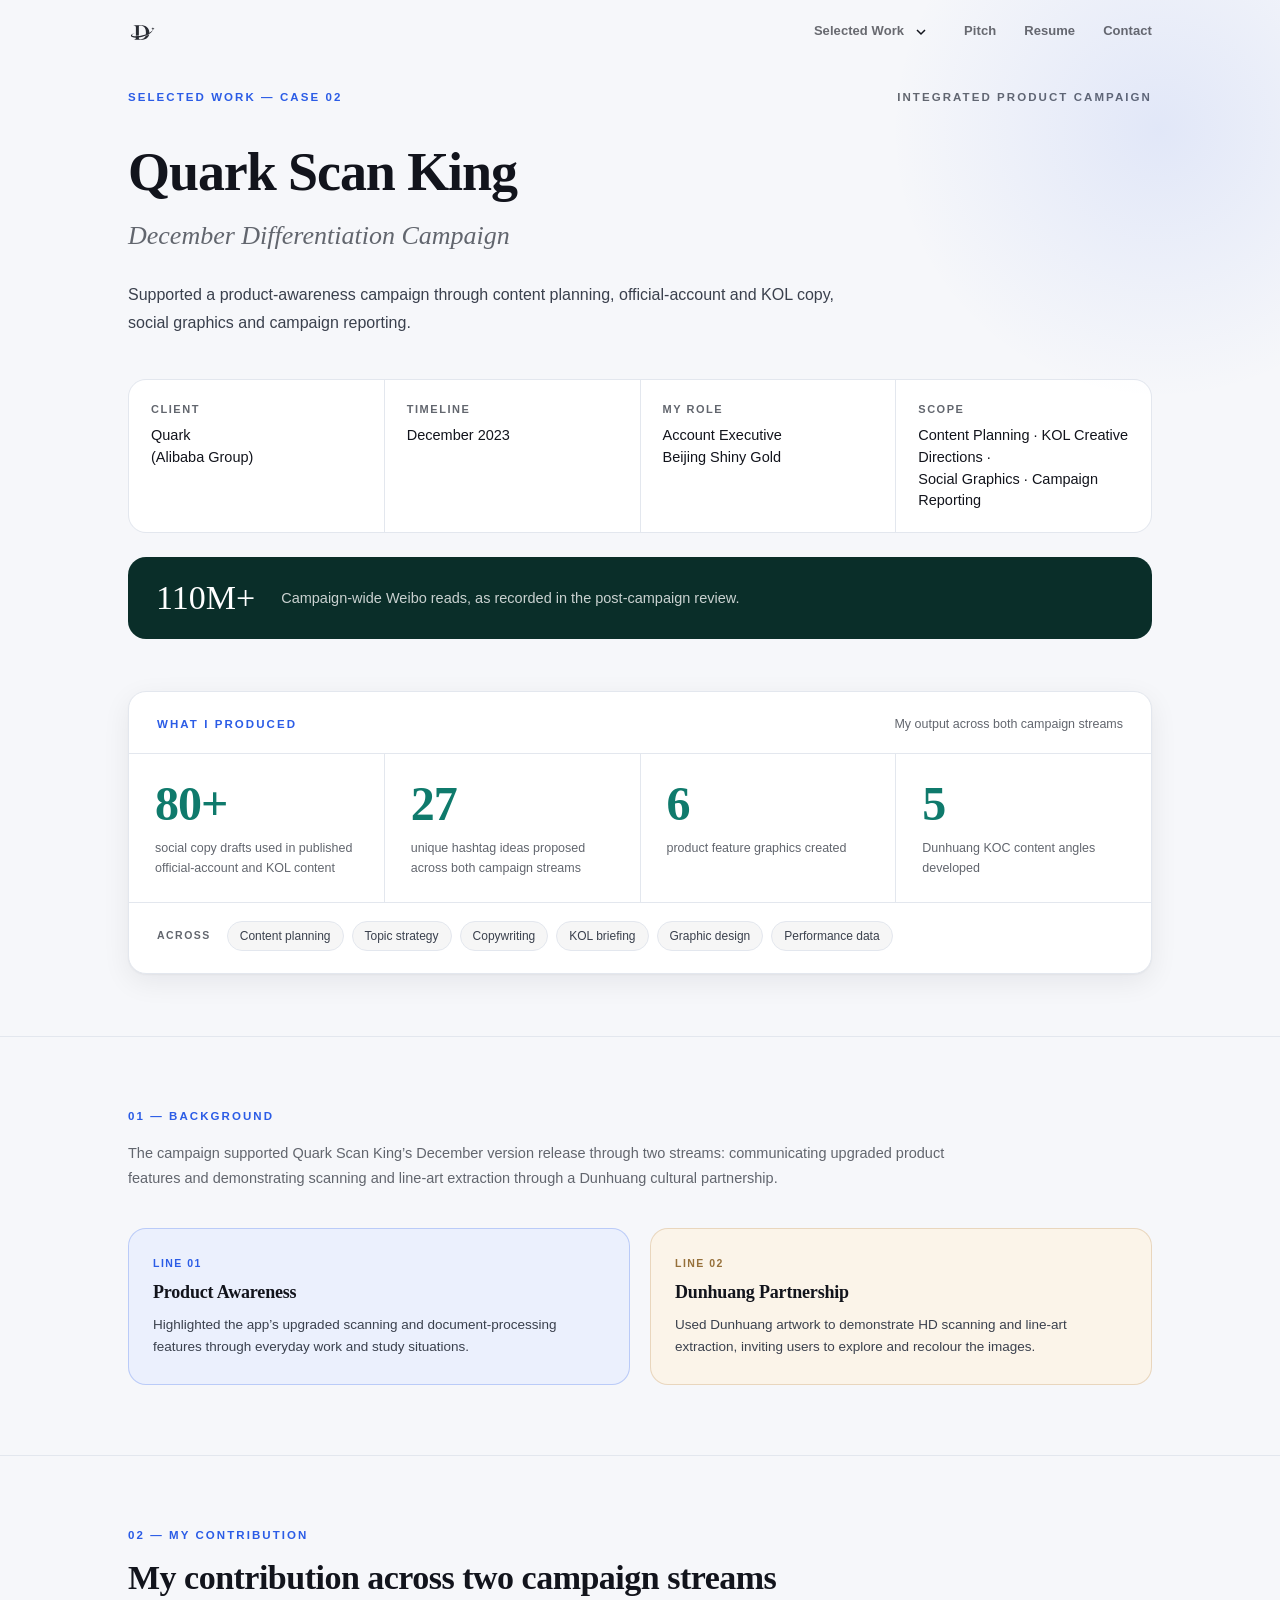
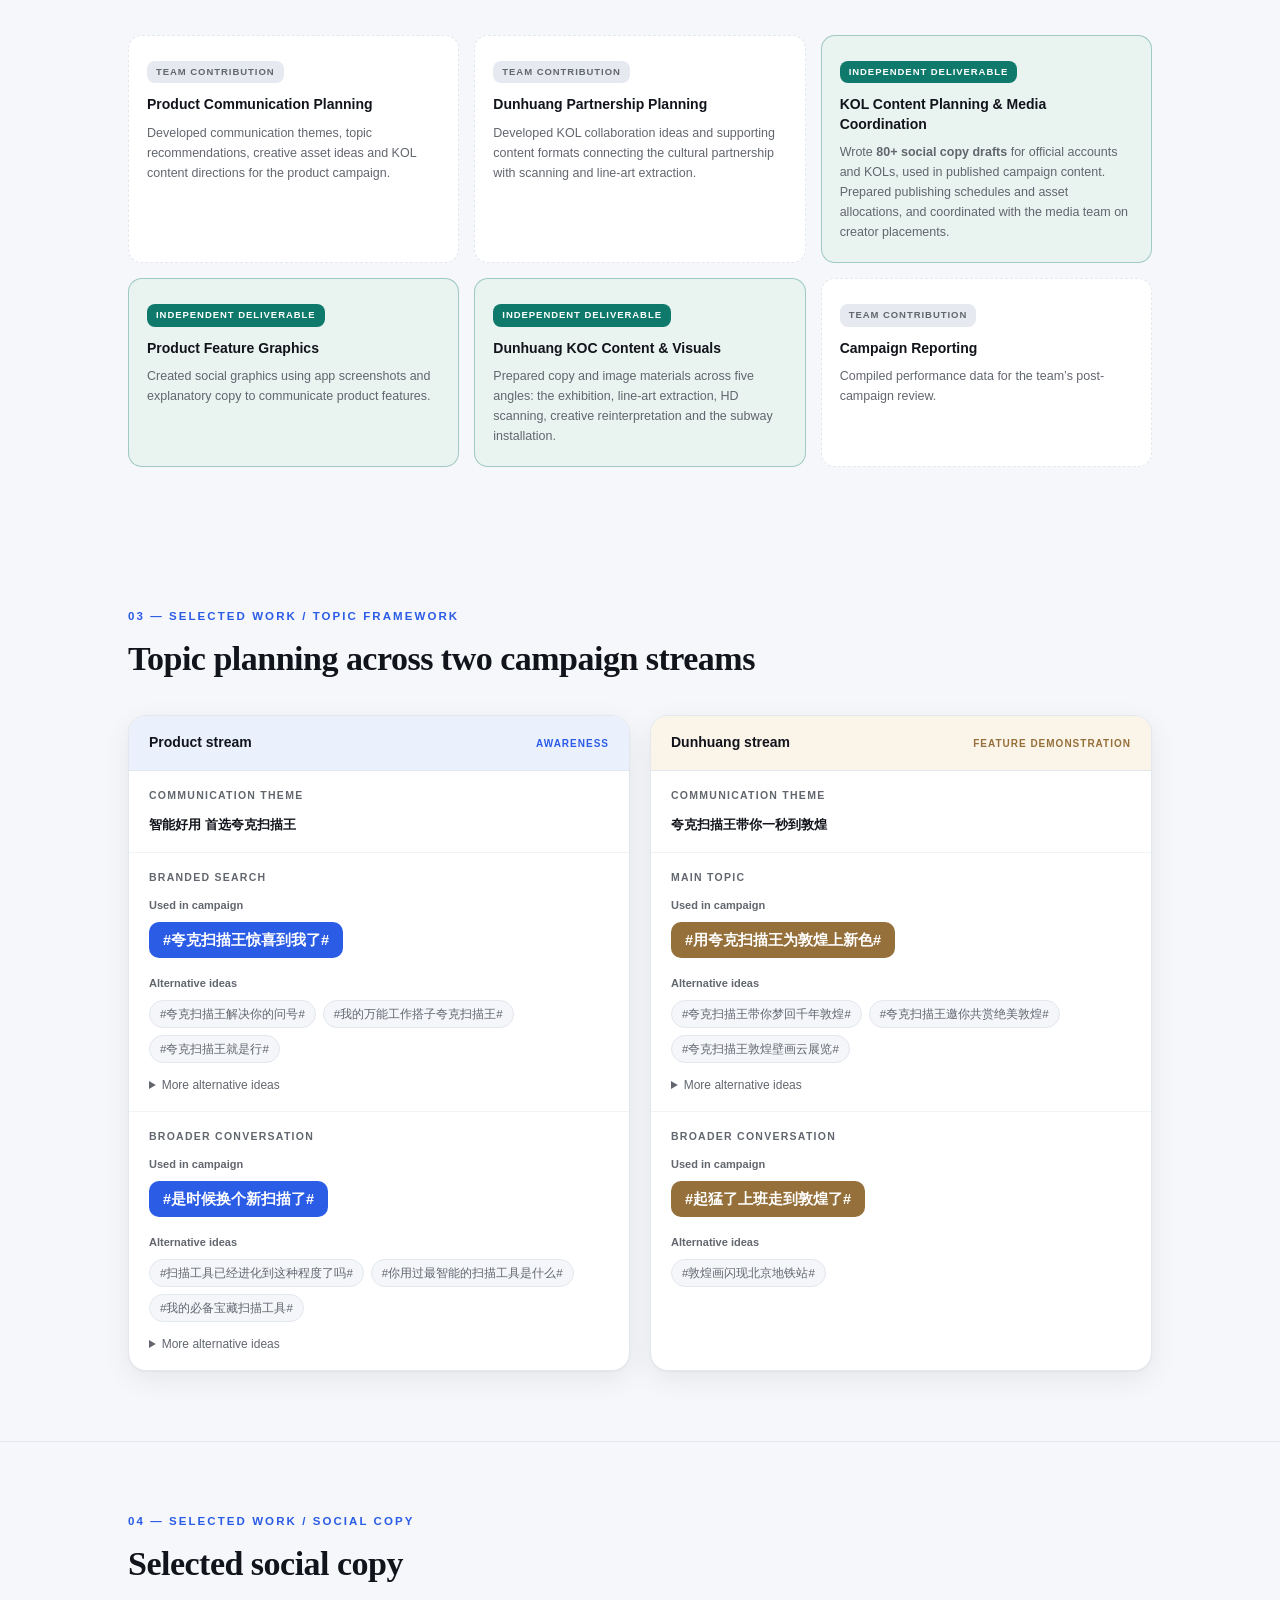
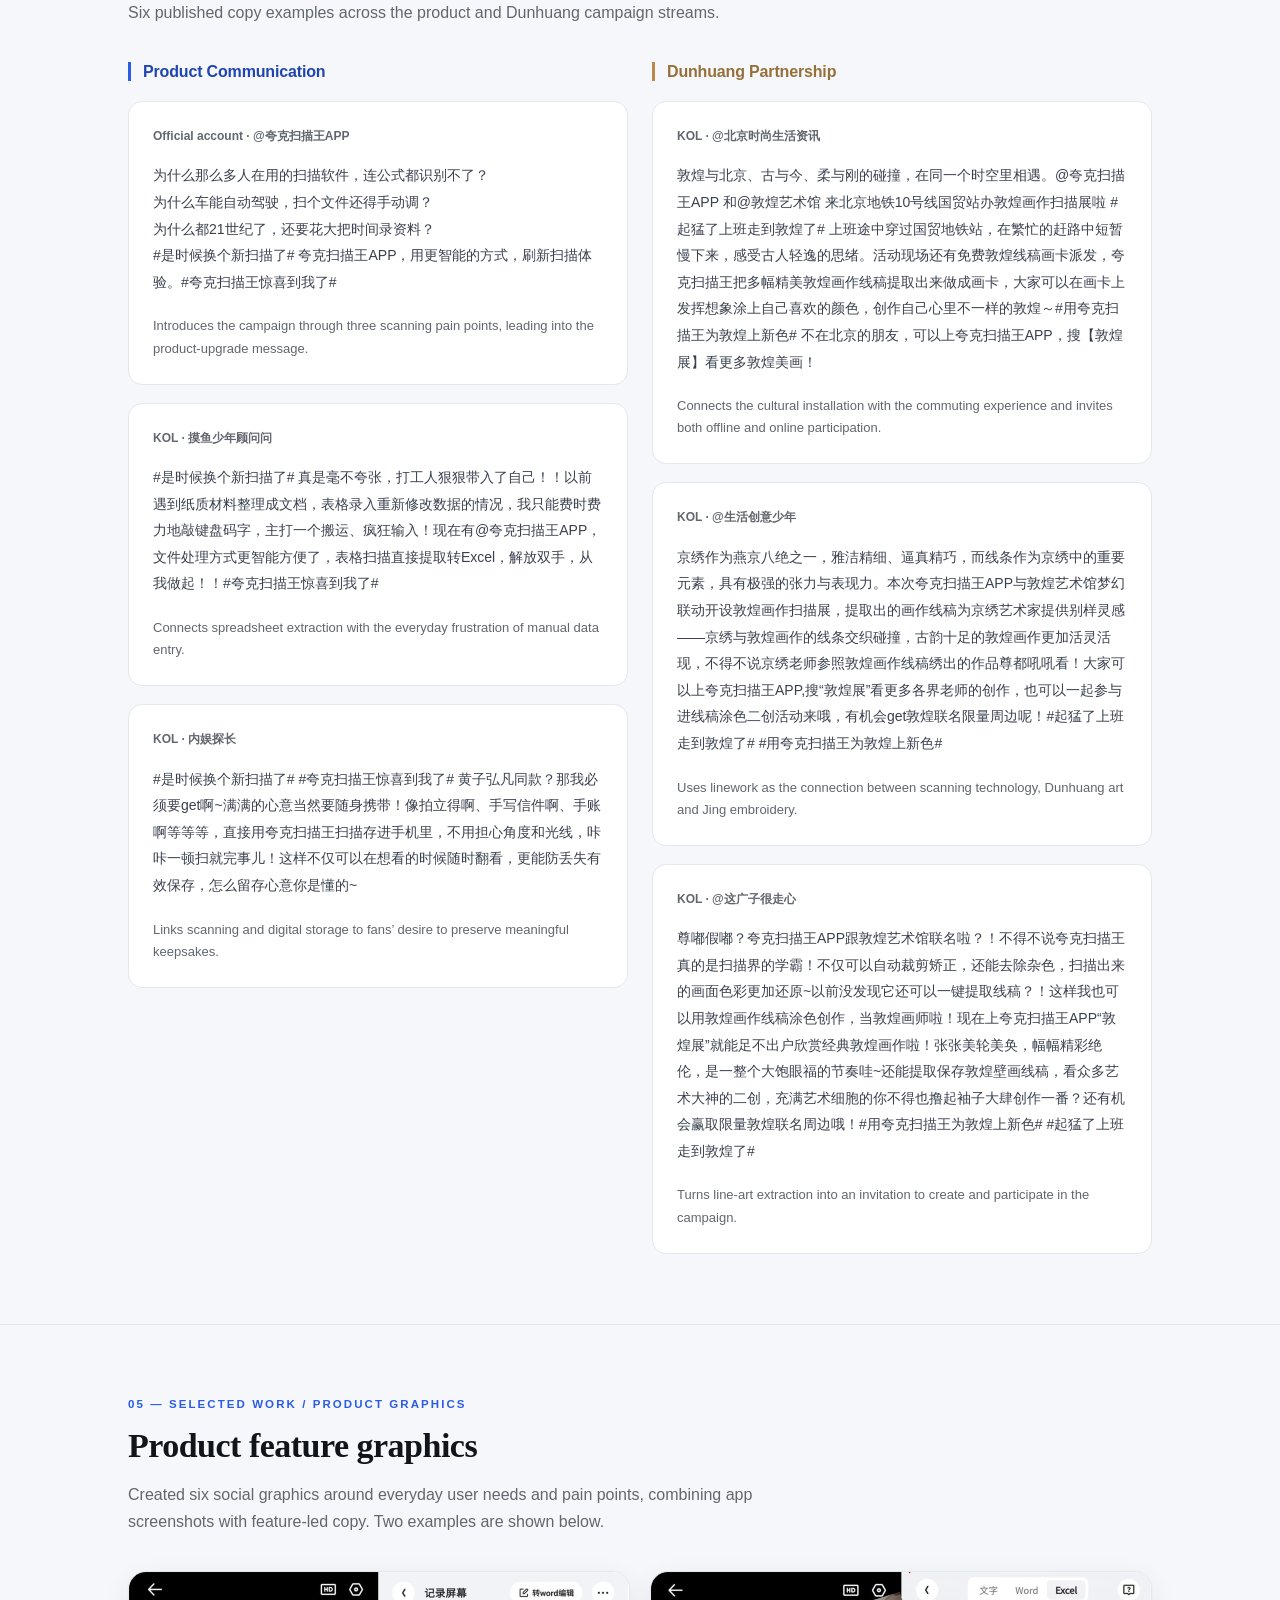
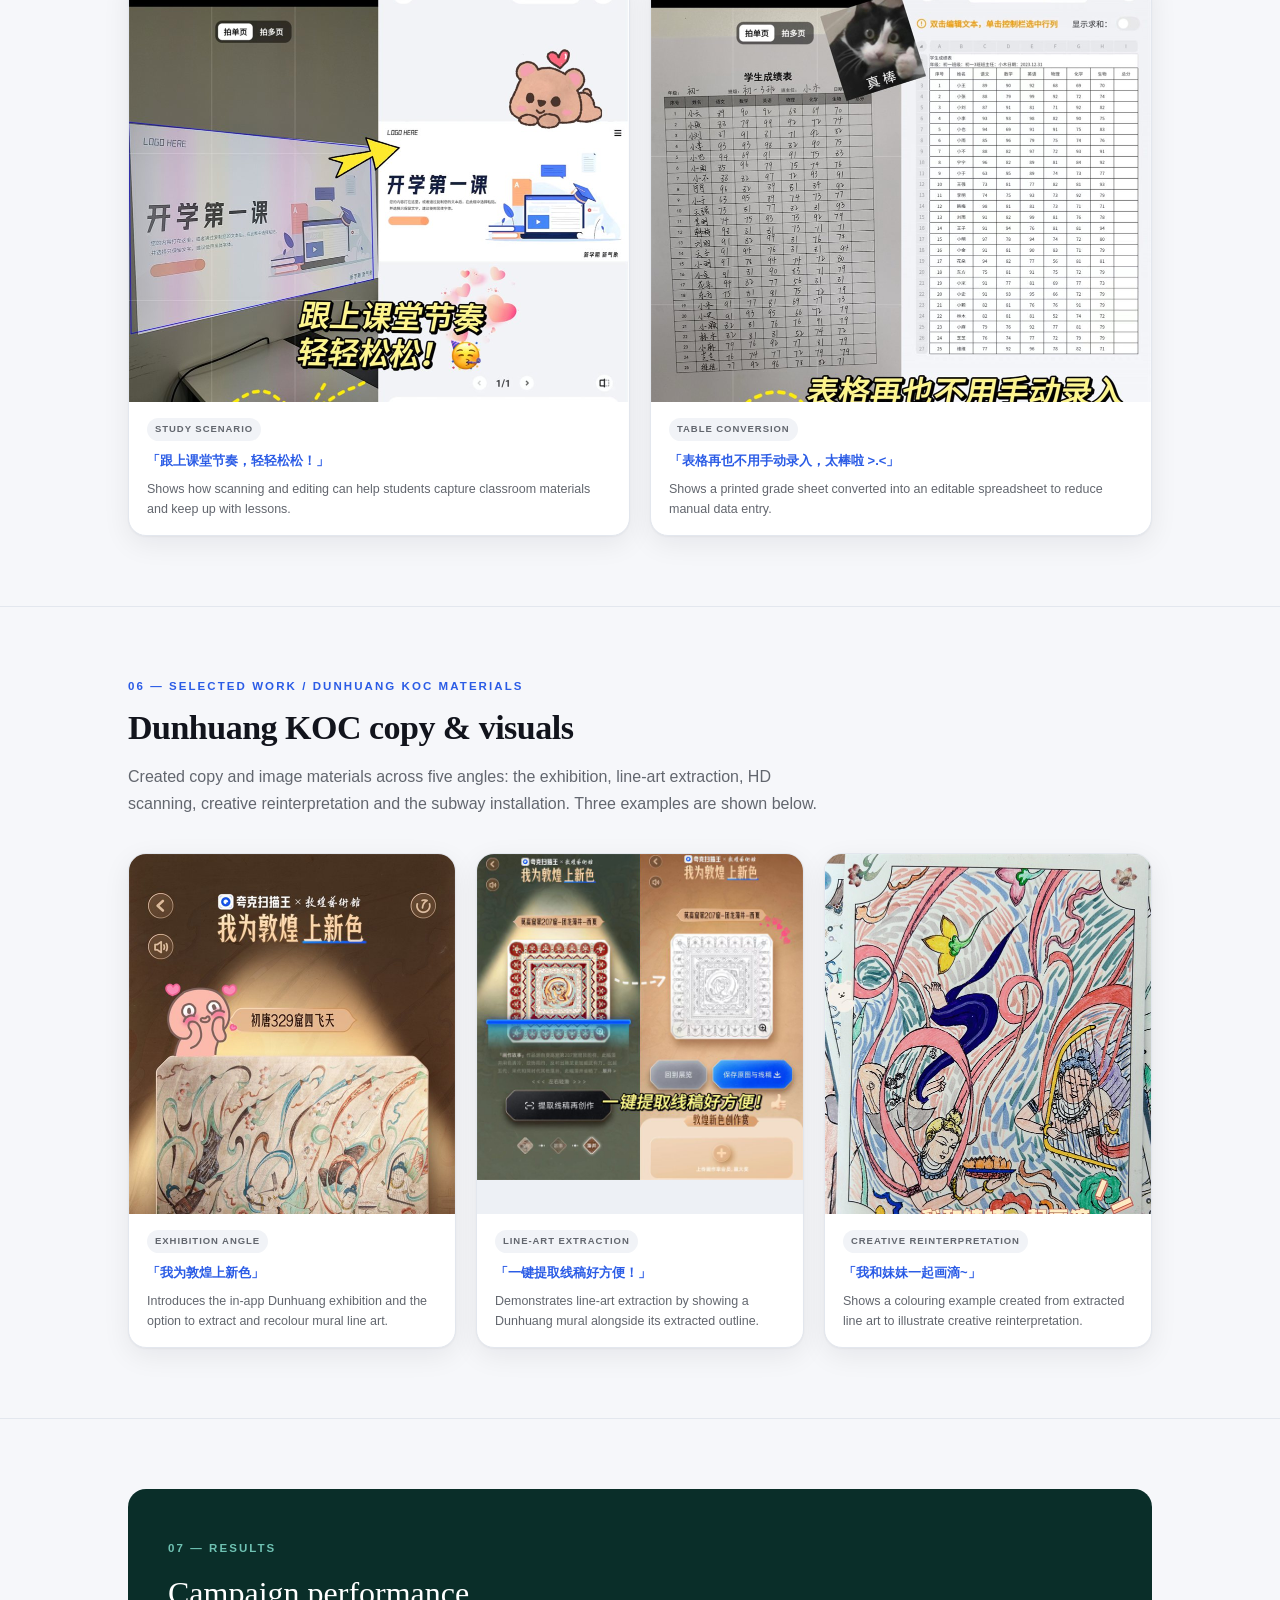
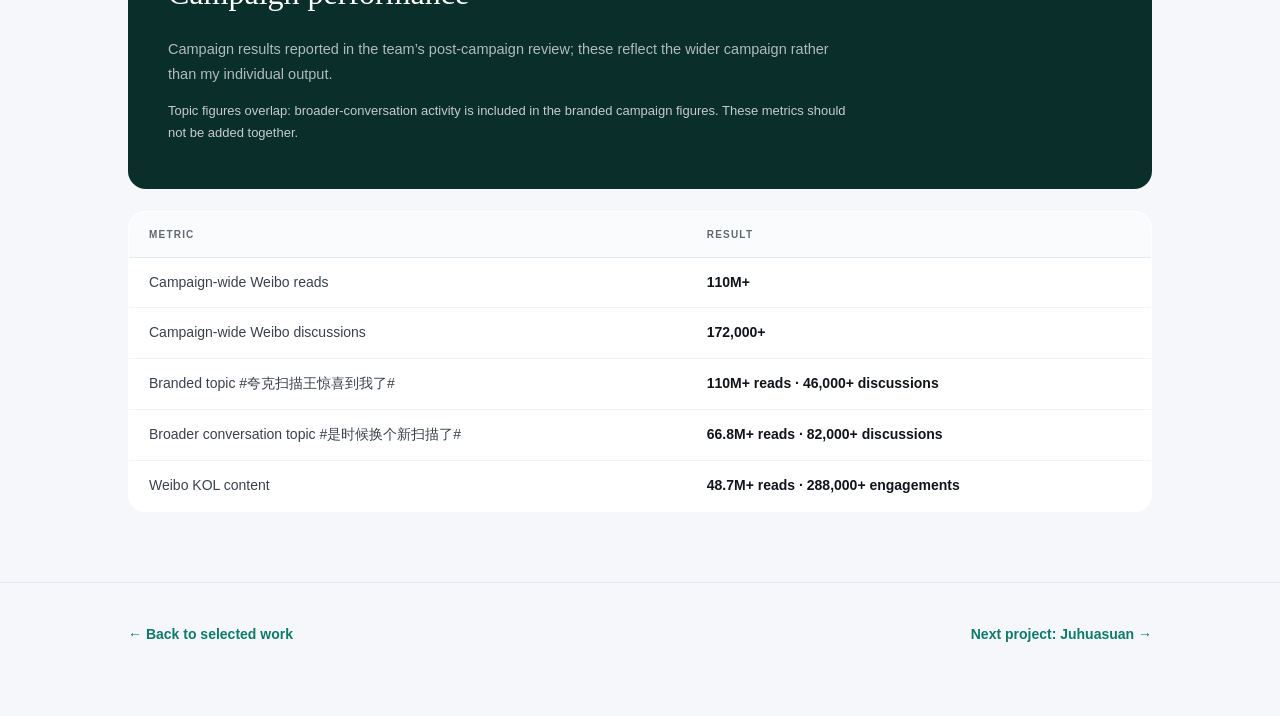
<file: website/quark-scan-king-case.html>
<!DOCTYPE html>
<html lang="en">
<head>
<meta charset="utf-8">
<meta name="viewport" content="width=device-width, initial-scale=1">
<title>Quark Scan King — December Differentiation Campaign</title>
<link rel="canonical" href="https://fenghuan001.github.io/dtw.pro/quark-scan-king-case.html">
<meta property="og:url" content="https://fenghuan001.github.io/dtw.pro/quark-scan-king-case.html">
<meta property="og:image" content="https://fenghuan001.github.io/dtw.pro/assets/og-card.jpg">
<meta name="twitter:image" content="https://fenghuan001.github.io/dtw.pro/assets/og-card.jpg">
<link rel="icon" type="image/svg+xml" href="assets/favicon.svg">
<meta name="description" content="Two parallel campaign lines off one brief, for Alibaba Group. Case 02 — Du Tingwei, Anna.">
<meta property="og:type" content="website">
<meta property="og:site_name" content="Du Tingwei, Anna">
<meta property="og:title" content="Quark Scan King — December Differentiation Campaign">
<meta property="og:description" content="Two parallel campaign lines off one brief, for Alibaba Group. Case 02 — Du Tingwei, Anna.">
<meta property="og:image:width" content="1200">
<meta property="og:image:height" content="630">
<meta property="og:image:alt" content="Du Tingwei, Anna — Account Executive, Integrated Marketing and Content Strategy">
<meta name="twitter:card" content="summary_large_image">
<meta name="twitter:title" content="Quark Scan King — December Differentiation Campaign">
<meta name="twitter:description" content="Two parallel campaign lines off one brief, for Alibaba Group. Case 02 — Du Tingwei, Anna.">
<meta name="theme-color" content="#0A2E29">

<style>
:root{
  --bg:#F6F7FA; --ink:#12141C; --ink-2:#3A404D; --muted:#7B8290;
  --line:#E3E7EE; --card:#FFFFFF;
  --accent:#2B5CE6; --accent-2:#1E45B0; --accent-soft:#EBF0FD;
  --gold:#B98A4B; --gold-2:#96703A; --gold-soft:#FBF4E9;
  --pine:#0A2E29; --pine-2:#0F3D36; --pine-accent:#0F7A6C; --pine-accent-2:#0A5B50;
  --pine-soft:#E9F3F0; --pine-key:#6FC2B3;
  --radius:18px;

  --shadow:0 1px 2px rgba(18,20,28,.04), 0 8px 28px rgba(18,20,28,.07);
  --font-display:Georgia,'Times New Roman','Microsoft YaHei','PingFang SC','Hiragino Sans GB','Songti SC',serif;
  --font-sans:-apple-system,BlinkMacSystemFont,'Segoe UI','Microsoft YaHei','PingFang SC','Hiragino Sans GB','Noto Sans CJK SC',sans-serif;
}
*,*::before,*::after{box-sizing:border-box}
html{-webkit-text-size-adjust:100%}
body{margin:0;background:var(--bg);color:var(--ink-2);font-family:var(--font-sans);font-size:16px;line-height:1.7;-webkit-font-smoothing:antialiased}
img{max-width:100%;display:block}
.wrap{max-width:1080px;margin:0 auto;padding:0 28px}
h1,h2,h3,h4{font-family:var(--font-display);color:var(--ink);font-weight:700;line-height:1.2;margin:0}
h1{font-size:clamp(32px,4.6vw,54px);letter-spacing:-.02em}
h2{font-size:clamp(24px,3vw,34px);letter-spacing:-.015em}
h3{font-size:19px;letter-spacing:-.01em}
p{margin:0 0 16px}
.eyebrow{font-family:var(--font-sans);font-size:11.5px;font-weight:700;letter-spacing:.18em;text-transform:uppercase;color:var(--accent)}
.lede{font-size:19px;line-height:1.65;color:var(--ink-2)}
section{padding:70px 0}
section+section{border-top:1px solid var(--line)}
.sec-head{margin-bottom:36px}
.sec-head .eyebrow{display:block;margin-bottom:12px}
.sec-head p{max-width:700px;margin-top:14px;color:var(--muted)}

/* hero */
.hero{padding:64px 0 52px;position:relative;overflow:hidden}
.hero::after{content:"";position:absolute;right:-160px;top:-150px;width:560px;height:560px;background:radial-gradient(circle at 50% 50%,rgba(43,92,230,.10),transparent 68%);pointer-events:none}
.hero-top{display:flex;justify-content:space-between;align-items:baseline;gap:20px;flex-wrap:wrap;margin-bottom:32px}
.hero h1{max-width:16ch}
.hero .sub{font-family:var(--font-display);font-size:clamp(19px,2.3vw,26px);color:var(--muted);font-style:italic;margin-top:10px}
.meta{display:grid;grid-template-columns:repeat(4,1fr);gap:1px;background:var(--line);border:1px solid var(--line);border-radius:var(--radius);overflow:hidden;margin-top:42px}
.meta div{background:var(--card);padding:20px 22px}
.meta dt{font-size:11px;letter-spacing:.14em;text-transform:uppercase;color:var(--muted);font-weight:700;margin-bottom:7px}
.meta dd{margin:0;font-size:14.5px;color:var(--ink);line-height:1.5;font-weight:500}
.result-strip{margin-top:24px;background:var(--pine);color:#fff;border-radius:var(--radius);padding:24px 28px;display:flex;align-items:center;gap:26px;flex-wrap:wrap}
.result-strip .num{font-family:var(--font-display);font-size:34px;color:#fff;line-height:1;white-space:nowrap}
.result-strip .txt{font-size:14.5px;color:rgba(255,255,255,.78);line-height:1.55;flex:1;min-width:250px}

/* brief */
.brief{display:grid;grid-template-columns:1.35fr 1fr;gap:38px;align-items:start}
.brief-facts{background:var(--card);border:1px solid var(--line);border-radius:var(--radius);padding:24px;box-shadow:var(--shadow)}
.brief-facts dl{margin:0;display:grid;gap:14px}
.brief-facts dt{font-size:10.5px;letter-spacing:.14em;text-transform:uppercase;color:var(--muted);font-weight:700;margin-bottom:3px}
.brief-facts dd{margin:0;font-size:14px;color:var(--ink-2);line-height:1.55}
.chal{display:flex;gap:14px;margin-top:20px;flex-wrap:wrap}
.chal div{flex:1;min-width:200px;background:var(--accent-soft);border-radius:12px;padding:14px 16px;font-size:13.5px;color:var(--ink-2);line-height:1.6}
.chal div.g{background:var(--gold-soft)}
.chal div b{display:block;font-size:10.5px;letter-spacing:.12em;text-transform:uppercase;color:var(--accent);margin-bottom:5px}
.chal div.g b{color:var(--gold-2)}

/* two lines */
.lines{display:grid;grid-template-columns:1fr 1fr;gap:20px;margin-top:34px}
.line-card{border-radius:var(--radius);padding:26px 24px;border:1px solid var(--line);background:var(--card);position:relative;overflow:hidden}
.line-card.a{background:var(--accent-soft);border-color:rgba(43,92,230,.25)}
.line-card.b{background:var(--gold-soft);border-color:rgba(185,138,75,.28)}
.line-card .tagline{font-size:10.5px;font-weight:700;letter-spacing:.14em;text-transform:uppercase;margin-bottom:10px}
.line-card.a .tagline{color:var(--accent)}
.line-card.b .tagline{color:var(--gold-2)}
.line-card h3{margin-bottom:10px;font-size:18px}
.line-card p{font-size:13.5px;color:var(--ink-2);margin:0;line-height:1.65}
.line-card ul{margin:14px 0 0;padding-left:18px;font-size:13px;color:var(--muted);line-height:1.75}

/* contribution */
.resp{display:grid;grid-template-columns:repeat(3,1fr);gap:15px}
.resp-item{border:1px solid var(--line);border-radius:14px;padding:20px 18px;background:var(--card);position:relative;min-height:140px}
.resp-item.solo{border-color:rgba(15,122,108,.34);background:var(--pine-soft)}
.resp-item.contrib{border-style:dashed;background:#fff}
.resp-item .badge{position:absolute;top:14px;right:14px;font-size:9.5px;font-weight:700;letter-spacing:.1em;text-transform:uppercase;padding:4px 9px;border-radius:999px}
.resp-item.solo .badge{background:var(--pine-accent);color:#fff}
.resp-item.contrib .badge{background:#E6E9EF;color:var(--muted)}
.resp-item h4{font-family:var(--font-sans);font-size:14px;font-weight:700;color:var(--ink);margin:0 0 8px;padding-right:64px;line-height:1.4}
.resp-item p{margin:0;font-size:12.5px;color:var(--muted);line-height:1.6}
.legend{display:flex;gap:22px;flex-wrap:wrap;margin-top:18px;font-size:13px;color:var(--muted)}
.legend span{display:flex;align-items:center;gap:8px}
.dot{width:11px;height:11px;border-radius:3px;background:var(--pine-soft);border:1px solid rgba(15,122,108,.42);flex:0 0 11px}
.dot.d2{background:#fff;border:1px dashed var(--muted)}

@media(max-width:900px){
  .brief,.lines{grid-template-columns:1fr}
  .resp{grid-template-columns:1fr 1fr}
  .meta{grid-template-columns:1fr 1fr}
  section{padding:52px 0}
}
@media(max-width:560px){ .resp{grid-template-columns:1fr} .meta{grid-template-columns:1fr} }
</style>
<style>body{--muted:#62666E}a:focus-visible,button:focus-visible{outline:3px solid #D6A84B;outline-offset:5px}@media(prefers-reduced-motion:reduce){html{scroll-behavior:auto!important}*,*::before,*::after{animation:none!important;transition:none!important}}</style><style>.sec-head .background-copy{max-width:820px;font-size:14.5px;line-height:1.75}.resp-item .badge{position:static;display:inline-block;margin-bottom:12px;max-width:100%;line-height:1.5;border-radius:8px}.resp-item h4{padding-right:0}</style><style>
.hero-summary{max-width:740px;margin:22px 0 0;font-size:16px;line-height:1.75}
.topic-status{font-size:11px;font-weight:600;color:var(--muted);margin-bottom:7px}
.alternatives-label{margin-top:5px}
.shot-img,.gallery.two .shot-img{height:auto;background:#fff}
.shot-img img{height:auto;object-fit:contain}
.shot-img a{display:block}
.shot-img a:focus-visible{outline-offset:-4px}
.shot-body .desc{font-size:14px;line-height:1.7}
.shot-body .tag{font-size:11px}
.alt{font-size:12.5px}
.mrow .lbl{font-size:11.5px}
.results .fine{color:rgba(255,255,255,.76)}
#tb.stuck .mark{color:#fff}
.case-navigation{display:flex;justify-content:space-between;gap:20px;flex-wrap:wrap}
.case-navigation a{font-size:14px;color:var(--pine-accent);font-weight:600;text-decoration:none}
.case-navigation a:hover{text-decoration:underline}
.footer{background:transparent;border-top:1px solid var(--line)}
</style><style>
.copy-columns{display:grid;grid-template-columns:minmax(0,1fr) minmax(0,1fr);gap:24px;align-items:start}
.copy-stream h3{font-family:var(--font-sans);font-size:16px;margin-bottom:20px;padding-left:12px;border-left:3px solid var(--accent)}
.copy-stream.dunhuang h3{border-left-color:var(--gold);color:var(--gold-2)}
.copy-stream.product h3{color:var(--accent-2)}
.social-copy-card{background:#fff;border:1px solid var(--line);border-radius:14px;padding:24px;margin-bottom:18px}
.social-copy-card:last-child{margin-bottom:0}
.copy-account{font-size:12px;font-weight:600;color:var(--muted);margin-bottom:16px}
.original-copy{font-size:14px;line-height:1.9;color:var(--ink-2);white-space:pre-line;overflow-wrap:anywhere}
.copy-purpose{font-size:13px;line-height:1.7;color:var(--muted);margin:20px 0 0}
@media(max-width:760px){.copy-columns{grid-template-columns:1fr;gap:32px}.social-copy-card{padding:22px 20px}}
@media print{.social-copy-card{opacity:1!important;transform:none!important;break-inside:avoid}}
</style><link rel="stylesheet" href="assets/work-navigation.css"><style>img{height:auto}</style></head>
<body>
<div id="sp" aria-hidden="true"></div>
<style id="plcss">
.sr-only{position:absolute;width:1px;height:1px;padding:0;overflow:hidden;clip-path:inset(50%)}
#page-loader{position:fixed;inset:0;z-index:1000;display:grid;place-content:center;background:var(--pine);opacity:0;visibility:hidden;pointer-events:none;transition:opacity .42s ease,visibility .42s ease}
#page-loader.show{opacity:1;visibility:visible;pointer-events:auto}
#page-loader::after{content:"";position:absolute;right:-120px;top:-140px;width:420px;height:420px;background:radial-gradient(circle at 50% 50%,rgba(111,194,179,.15),transparent 68%);pointer-events:none}
#page-loader .brand-logo{width:min(44vw,168px);height:auto;display:block;overflow:visible;position:relative}
#pl-star{transform:translate(1117px,479px)}
@media(prefers-reduced-motion:reduce){#page-loader{transition:none}}
@media print{#page-loader{display:none!important}}
</style>
<div id="page-loader">
  <span class="sr-only" role="status">Loading</span>
  <svg class="brand-logo" xmlns="http://www.w3.org/2000/svg" viewBox="0 0 1254 1254" fill="#ffffff" role="img" aria-label="Du Tingwei">
    <defs>
      <clipPath id="pl-lc"><rect x="345" y="760" width="151" height="150"/></clipPath>
      <clipPath id="pl-rc"><rect x="750" y="600" width="240" height="270"/></clipPath>
      <mask id="pl-os" maskUnits="userSpaceOnUse" x="0" y="0" width="1254" height="1254" style="mask-type:luminance">
        <rect width="1254" height="1254" fill="white"/>
        <path clip-path="url(#pl-lc)" d="M 351 815 C 544 817 864 743 1027 616" fill="none" stroke="black" stroke-width="36"/>
        <path clip-path="url(#pl-rc)" d="M 351 883 C 577 888 912 773 1058 630" fill="none" stroke="black" stroke-width="36"/>
      </mask>
    </defs>
    <path mask="url(#pl-os)" fill-rule="evenodd" d="M 252 325 L 578 325 C 808 325 950 444 956 650 C 961 854 832 978 590 978 L 249 978 L 249 971 C 327 957 354 938 354 869 L 354 423 C 354 362 330 341 252 333 Z M 487 398 L 487 891 C 487 936 508 952 575 952 C 717 952 803 857 803 652 C 803 450 717 347 579 347 L 528 347 C 497 347 487 362 487 398 Z"/>
    <path d="M 341 644 C 236 683 132 735 129 786 C 123 849 218 881 351 883 C 577 888 912 773 1058 630 C 1088 599 1099 566 1101 538 C 1083 569 1058 591 1027 616 C 864 743 544 817 351 815 C 244 814 183 806 178 782 C 171 752 244 694 336 651 Q 342 648 341 644 Z"/>
    <g id="pl-star"><g transform="translate(-1117 -479)"><path d="M 1117 403 C 1109 458 1099 469 1045 478 C 1098 485 1109 498 1117 551 C 1125 498 1136 486 1190 479 C 1136 471 1126 458 1117 403 Z"/></g></g>
  </svg>
</div>
<script>
(function(){
  var loader = document.getElementById('page-loader');
  if(!loader) return;
  var star = document.getElementById('pl-star');
  var reduce = window.matchMedia ? matchMedia('(prefers-reduced-motion: reduce)') : { matches:false };
  var ORBIT = 1600, GRACE = 420;
  var route = document.createElementNS('http://www.w3.org/2000/svg','path');
  route.setAttribute('d','M1117 479 C1060 310 330 510 155 780 C85 965 1080 790 1117 479 Z');
  var len = 0; try { len = route.getTotalLength(); } catch(e){}
  var frame = 0, showAt = 0, ready = false, shown = false, finishAt = Infinity;

  function rest(){ if(star) star.style.transform = 'translate(1117px,479px)'; }
  function hide(){
    if(!shown){ loader.style.display = 'none'; document.body.setAttribute('aria-busy','false'); return; }
    shown = false; cancelAnimationFrame(frame); rest();
    loader.classList.remove('show');
    document.body.setAttribute('aria-busy','false');
  }
  function tick(now){
    if(!shown) return;
    if(reduce.matches){ rest(); if(ready) hide(); else frame = requestAnimationFrame(tick); return; }
    if(ready && now >= finishAt){ hide(); return; }
    if(len){
      var p = route.getPointAtLength(((now - showAt) % ORBIT) / ORBIT * len);
      star.style.transform = 'translate(' + p.x + 'px,' + p.y + 'px)';
    }
    frame = requestAnimationFrame(tick);
  }
  function show(){
    if(shown || ready) return;
    shown = true; showAt = performance.now();
    loader.classList.add('show');
    document.body.setAttribute('aria-busy','true');
    if(reduce.matches) rest(); else frame = requestAnimationFrame(tick);
  }
  function done(){
    if(ready) return;
    ready = true;
    if(!shown){ loader.style.display = 'none'; document.body.setAttribute('aria-busy','false'); return; }
    finishAt = performance.now();
    if(reduce.matches) hide(); else frame = requestAnimationFrame(tick);
  }
  window.finishLogoLoading = done;

  // only appear when the page is actually slow
  setTimeout(function(){ if(!ready) show(); }, GRACE);
  // Release the overlay when readable HTML is ready, independently of images.
  setTimeout(done, 2000);
  if(document.readyState !== 'loading') done();
  else document.addEventListener('DOMContentLoaded', done, { once:true });
  document.addEventListener('visibilitychange', function(){ if(!document.hidden && shown && ready) hide(); });
})();
</script>
<style id="uibar">#sp{position:fixed;top:0;left:0;height:3px;width:0;background:linear-gradient(90deg,var(--pine-accent),var(--pine-key));z-index:999;pointer-events:none;transition:width .08s linear}
@media print{#sp{display:none!important}.footer{background:#fff!important;border-top:1px solid #ccc!important}}</style>
<style id="tbcss">
:root{--tb-h:58px;--tb-ink:var(--ink)}
html{scroll-behavior:smooth}
[id]{scroll-margin-top:calc(var(--tb-h) + 18px)}
#tb{position:fixed;top:3px;left:0;right:0;z-index:120;transition:background .3s ease,box-shadow .3s ease}
#tb .in{max-width:1080px;margin:0 auto;padding:0 28px;height:var(--tb-h);display:flex;align-items:center;justify-content:space-between;gap:20px}
#tb .brand{display:flex;align-items:center;gap:11px;color:var(--tb-ink);text-decoration:none;flex:0 0 auto;opacity:.9;transition:opacity .2s ease}
#tb a.brand:hover{opacity:1}
#tb .mark{display:block;width:28px;height:28px;color:var(--tb-ink);transition:transform .45s cubic-bezier(.3,.9,.3,1)}
#tb a.brand:hover .mark{transform:rotate(-10deg)}
#tb .nav{display:flex;align-items:center;gap:clamp(13px,2.6vw,28px);font-size:13px;font-weight:600;letter-spacing:.005em}
#tb .nav a{color:var(--tb-ink);opacity:.62;text-decoration:none;padding:5px 0;border-bottom:1.5px solid transparent;transition:opacity .18s ease,border-color .18s ease;white-space:nowrap}
#tb .nav a:hover{opacity:1;border-bottom-color:currentColor}
#tb.stuck{background:var(--pine);box-shadow:0 1px 0 rgba(0,0,0,.16),0 8px 26px rgba(10,46,41,.22)}
#tb.stuck .brand,#tb.stuck .nav a{color:#fff}
#tb.stuck .nav a{opacity:.72}
#tb.stuck .nav a:hover{opacity:1}
.hero{padding-top:calc(var(--tb-h) + 30px)}
@media(max-width:520px){ #tb .in{padding:0 20px;gap:12px} #tb .mark{width:24px;height:24px} #tb .nav{font-size:12px} #tb .nav a{padding:4px 0} }
@media print{ #tb{display:none!important} .hero{padding-top:0!important} }
</style>
<div id="tb">
  <div class="in">
    <a class="brand" href="index.html" aria-label="Back to the portfolio home"><svg class="mark" viewBox="0 0 1254 1254" fill="currentColor" aria-hidden="true" focusable="false"><defs><clipPath id="tbm-l"><rect x="345" y="760" width="151" height="150"/></clipPath><clipPath id="tbm-r"><rect x="750" y="600" width="240" height="270"/></clipPath><mask id="tbm-o" maskUnits="userSpaceOnUse" x="0" y="0" width="1254" height="1254" style="mask-type:luminance"><rect width="1254" height="1254" fill="white"/><path clip-path="url(#tbm-l)" d="M 351 815 C 544 817 864 743 1027 616" fill="none" stroke="black" stroke-width="36"/><path clip-path="url(#tbm-r)" d="M 351 883 C 577 888 912 773 1058 630" fill="none" stroke="black" stroke-width="36"/></mask></defs><path mask="url(#tbm-o)" fill-rule="evenodd" d="M 252 325 L 578 325 C 808 325 950 444 956 650 C 961 854 832 978 590 978 L 249 978 L 249 971 C 327 957 354 938 354 869 L 354 423 C 354 362 330 341 252 333 Z M 487 398 L 487 891 C 487 936 508 952 575 952 C 717 952 803 857 803 652 C 803 450 717 347 579 347 L 528 347 C 497 347 487 362 487 398 Z"/><path d="M 341 644 C 236 683 132 735 129 786 C 123 849 218 881 351 883 C 577 888 912 773 1058 630 C 1088 599 1099 566 1101 538 C 1083 569 1058 591 1027 616 C 864 743 544 817 351 815 C 244 814 183 806 178 782 C 171 752 244 694 336 651 Q 342 648 341 644 Z"/><path d="M 1117 403 C 1109 458 1099 469 1045 478 C 1098 485 1109 498 1117 551 C 1125 498 1136 486 1190 479 C 1136 471 1126 458 1117 403 Z"/></svg></a>
    <nav class="nav" aria-label="Main">
      <div class="work-dropdown"><a href="index.html#work">Selected Work</a><button class="work-toggle" type="button" aria-label="Show selected projects" aria-expanded="false" aria-controls="work-projects"><svg viewBox="0 0 12 12" fill="none" aria-hidden="true"><path d="m2 4 4 4 4-4" stroke="currentColor" stroke-width="1.5"/></svg></button><div class="work-projects" id="work-projects" hidden><a href="haidilao-case.html">Haidilao</a><a href="quark-scan-king-case.html" aria-current="page">Quark Scan King</a><a href="juhuasuan-case.html">Juhuasuan</a><a href="eleme-lichun-case.html">Ele.me</a><a href="taobao-live-case.html">Taobao Live</a></div></div>
      <a href="pitch-experience.html">Pitch</a>
      <a href="resume.html">Resume</a>
      <a href="index.html#contact">Contact</a>
    </nav>
  </div>
</div>
<script>
(function(){
  function init(){
    var tb = document.getElementById('tb');
    var hero = document.querySelector('.hero');
    if(!tb || !hero) return;
    var h = 0;
    function measure(){ h = hero.offsetHeight; }
    function upd(){
      if(window.scrollY > h - 74) tb.classList.add('stuck');
      else tb.classList.remove('stuck');
    }
    measure(); upd();
    window.addEventListener('scroll', upd, { passive:true });
    window.addEventListener('resize', function(){ measure(); upd(); });
  }
  if(document.readyState === 'loading') document.addEventListener('DOMContentLoaded', init);
  else init();
})();
</script>

<style>
/* ---------- TOPIC MATRIX ---------- */
.matrix{display:grid;grid-template-columns:1fr 1fr;gap:20px}
.mcol{border:1px solid var(--line);border-radius:var(--radius);background:var(--card);overflow:hidden;box-shadow:var(--shadow)}
.mcol-h{padding:15px 20px;border-bottom:1px solid var(--line);display:flex;justify-content:space-between;align-items:center;gap:12px;flex-wrap:wrap}
.mcol.a .mcol-h{background:var(--accent-soft)}
.mcol.b .mcol-h{background:var(--gold-soft)}
.mcol-h .t{font-size:14px;font-weight:700;color:var(--ink)}
.mcol-h .k{font-size:10px;letter-spacing:.1em;text-transform:uppercase;font-weight:700}
.mcol.a .mcol-h .k{color:var(--accent)}
.mcol.b .mcol-h .k{color:var(--gold-2)}
.mrow{padding:16px 20px;border-bottom:1px solid #F1F3F7}
.mrow:last-child{border-bottom:0}
.mrow .lbl{font-size:10.5px;letter-spacing:.12em;text-transform:uppercase;color:var(--muted);font-weight:700;margin-bottom:9px}
.chosen{display:inline-block;font-size:14.5px;font-weight:700;color:#fff;padding:8px 14px;border-radius:10px;margin-bottom:11px;line-height:1.4}
.mcol.a .chosen{background:var(--accent)}
.mcol.b .chosen{background:var(--gold-2)}
.alts{display:flex;flex-wrap:wrap;gap:7px}
.alt{font-size:11.5px;padding:5px 10px;border-radius:999px;background:#F4F6FA;border:1px solid var(--line);color:var(--muted);line-height:1.4}
.theme-row{font-size:13px;color:var(--ink);font-weight:600}

/* ---------- IMAGE GALLERY ---------- */
.gallery{display:grid;grid-template-columns:repeat(3,1fr);gap:20px}
.shot{background:var(--card);border:1px solid var(--line);border-radius:var(--radius);overflow:hidden;box-shadow:var(--shadow);display:flex;flex-direction:column}
.shot-img{height:360px;background:#EDF0F5;overflow:hidden}
.shot-img img{width:100%;height:100%;object-fit:cover;object-position:center top}
.shot-body{padding:16px 18px;flex:1;display:flex;flex-direction:column}
.shot-body .tag{display:inline-block;align-self:flex-start;font-size:9.5px;font-weight:700;letter-spacing:.1em;text-transform:uppercase;color:var(--muted);background:#F1F3F7;padding:3px 8px;border-radius:99px;margin-bottom:10px}
.shot-body .copy-line{font-size:13px;font-weight:700;color:var(--accent);margin-bottom:8px;line-height:1.55}
.shot-body .desc{font-size:12.5px;color:var(--muted);line-height:1.6;margin:0}
.gal-cap{margin-top:22px;background:#fff;border:1px solid var(--line);border-left:3px solid var(--accent);border-radius:10px;padding:16px 20px;font-size:13.5px;color:var(--muted);line-height:1.7}
.gal-cap b{color:var(--ink)}

/* ---------- RESULTS ---------- */
.results{background:var(--pine);color:#fff;border-radius:var(--radius);padding:44px 40px}
.results .eyebrow{color:var(--pine-key)}
.results .big{font-family:var(--font-display);font-size:clamp(22px,3vw,32px);line-height:1.35;color:#fff;margin:12px 0 22px}
.results p{color:rgba(255,255,255,.68);font-size:14.5px;max-width:680px;margin:0 0 14px}
.results .fine{font-size:13px;color:rgba(255,255,255,.5);margin:0}
.rtable{width:100%;border-collapse:collapse;background:#fff;border:1px solid var(--line);border-radius:var(--radius);overflow:hidden;font-size:14px;margin-top:22px}
.rtable th{text-align:left;font-size:10px;letter-spacing:.12em;text-transform:uppercase;color:var(--muted);font-weight:700;padding:14px 20px;border-bottom:1px solid var(--line);background:#FAFBFD}
.rtable td{padding:13px 20px;border-bottom:1px solid #F1F3F7;color:var(--ink-2)}
.rtable td.v{font-weight:700;color:var(--ink)}
.rtable tr:last-child td{border-bottom:0}
.footnote{margin-top:20px;background:#fff;border:1px solid var(--line);border-left:3px solid var(--gold);border-radius:10px;padding:16px 20px;font-size:13.5px;color:var(--muted);line-height:1.7}
.footnote b{color:var(--ink)}
.footer{background:var(--pine-soft);border-top:3px solid var(--pine);padding:40px 0 70px;font-size:12.5px;color:var(--muted)}
.footer .demo-note{background:#fff;border:1px solid rgba(15,122,108,.18);border-radius:12px;padding:16px 20px;line-height:1.7}

@media(max-width:900px){
  .matrix{grid-template-columns:1fr}
  .gallery{grid-template-columns:1fr}
  .shot-img{height:300px}
  .results{padding:32px 22px}
  .rtable th,.rtable td{padding:11px 14px}
}
@media print{
  .resp-item,.line-card,.mcol,.shot,.results,.stat,.brief-facts,.gal-cap,.footnote,.rtable{opacity:1 !important;transform:none !important}
  section{padding:26px 0;break-inside:avoid}
  .shot,.mcol,.resp-item,.results{break-inside:avoid}
}
</style>

<header class="hero">
  <div class="wrap">
    <div class="hero-top">
      <span class="eyebrow">Selected Work — Case 02</span>
      <span class="eyebrow" style="color:var(--muted)">Integrated Product Campaign</span>
    </div>
    <h1>Quark Scan King</h1>
    <p class="sub">December Differentiation Campaign</p>
    <p class="hero-summary">Supported a product-awareness campaign through content planning, official-account and KOL copy, social graphics and campaign reporting.</p>
    <dl class="meta">
      <div><dt>Client</dt><dd>Quark<br>(Alibaba Group)</dd></div>
      <div><dt>Timeline</dt><dd>December 2023</dd></div>
      <div><dt>My Role</dt><dd>Account Executive<br>Beijing Shiny Gold</dd></div>
      <div><dt>Scope</dt><dd>Content Planning · KOL Creative Directions ·<br>Social Graphics · Campaign Reporting</dd></div>
    </dl>
    <div class="result-strip">
      <span class="num">110M+</span>
      <span class="txt">Campaign-wide Weibo reads, as recorded in the post-campaign review.</span>
    </div>
  </div>
</header>

<style>
.outputs{padding:0 0 62px}
.out-band{background:var(--card);border:1px solid var(--line);border-radius:var(--radius);box-shadow:var(--shadow);overflow:hidden}
.out-head{padding:22px 28px 18px;display:flex;justify-content:space-between;align-items:baseline;gap:16px;flex-wrap:wrap}
.out-head .eyebrow{display:block}
.out-head .hint{font-size:12.5px;color:var(--muted)}
.out-grid{display:grid;grid-template-columns:repeat(4,1fr);gap:1px;background:var(--line);border-top:1px solid var(--line);border-bottom:1px solid var(--line)}
.out{background:var(--card);padding:26px 26px 24px}
.out b{display:block;font-family:var(--font-display);font-size:clamp(32px,4.2vw,48px);line-height:1;color:var(--pine-accent);letter-spacing:-.02em}
.out span{display:block;font-size:12.5px;color:var(--muted);line-height:1.55;margin-top:11px}
.out-scope{padding:18px 28px 22px;display:flex;flex-wrap:wrap;gap:8px;align-items:center}
.out-scope .sl{font-size:10.5px;font-weight:700;letter-spacing:.14em;text-transform:uppercase;color:var(--muted);margin-right:8px}
.sc{font-size:12px;padding:5px 12px;border-radius:999px;background:rgba(0,0,0,.035);border:1px solid var(--line);color:var(--ink-2);line-height:1.5}
@media(max-width:820px){ .out-grid{grid-template-columns:1fr 1fr} }
@media(max-width:460px){ .out-grid{grid-template-columns:1fr} .out{padding:20px 22px} }
@media print{ .out-band{border:1px solid #ccc} }
</style>

<section class="outputs">
  <div class="wrap">
    <div class="out-band">
      <div class="out-head">
        <span class="eyebrow">What I produced</span>
        <span class="hint">My output across both campaign streams</span>
      </div>
      <div class="out-grid">
        <div class="out"><b>80+</b><span>social copy drafts used in published official-account and KOL content</span></div>
        <div class="out"><b>27</b><span>unique hashtag ideas proposed across both campaign streams</span></div>
        <div class="out"><b>6</b><span>product feature graphics created</span></div>
        <div class="out"><b>5</b><span>Dunhuang KOC content angles developed</span></div>
      </div>
      <div class="out-scope">
        <span class="sl">Across</span>
        <span class="sc">Content planning</span>
        <span class="sc">Topic strategy</span>
        <span class="sc">Copywriting</span>
        <span class="sc">KOL briefing</span>
        <span class="sc">Graphic design</span>
        <span class="sc">Performance data</span>
      </div>
    </div>
  </div>
</section>
<section>
  <div class="wrap">
    <div class="sec-head">
      <span class="eyebrow">01 — Background</span>
      <p class="background-copy">The campaign supported Quark Scan King’s December version release through two streams: communicating upgraded product features and demonstrating scanning and line-art extraction through a Dunhuang cultural partnership.</p>
    </div>

    <div class="lines">
      <div class="line-card a">
        <div class="tagline">Line 01</div>
        <h3>Product Awareness</h3>
        <p>Highlighted the app’s upgraded scanning and document-processing features through everyday work and study situations.</p>
      </div>
      <div class="line-card b">
        <div class="tagline">Line 02</div>
        <h3>Dunhuang Partnership</h3>
        <p>Used Dunhuang artwork to demonstrate HD scanning and line-art extraction, inviting users to explore and recolour the images.</p>
      </div>
    </div>
  </div>
</section>

<section>
  <div class="wrap">
    <div class="sec-head">
      <span class="eyebrow">02 — My Contribution</span>
      <h2>My contribution across two campaign streams</h2>
    </div>
    <div class="resp"><div class="resp-item contrib"><span class="badge">Team contribution</span><h4>Product Communication Planning</h4><p>Developed communication themes, topic recommendations, creative asset ideas and KOL content directions for the product campaign.</p></div><div class="resp-item contrib"><span class="badge">Team contribution</span><h4>Dunhuang Partnership Planning</h4><p>Developed KOL collaboration ideas and supporting content formats connecting the cultural partnership with scanning and line-art extraction.</p></div><div class="resp-item solo"><span class="badge">Independent deliverable</span><h4>KOL Content Planning &amp; Media Coordination</h4><p>Wrote <strong>80+ social copy drafts</strong> for official accounts and KOLs, used in published campaign content. Prepared publishing schedules and asset allocations, and coordinated with the media team on creator placements.</p></div><div class="resp-item solo"><span class="badge">Independent deliverable</span><h4>Product Feature Graphics</h4><p>Created social graphics using app screenshots and explanatory copy to communicate product features.</p></div><div class="resp-item solo"><span class="badge">Independent deliverable</span><h4>Dunhuang KOC Content &amp; Visuals</h4><p>Prepared copy and image materials across five angles: the exhibition, line-art extraction, HD scanning, creative reinterpretation and the subway installation.</p></div><div class="resp-item contrib"><span class="badge">Team contribution</span><h4>Campaign Reporting</h4><p>Compiled performance data for the team’s post-campaign review.</p></div></div>
  </div>
</section>
<style>
.gallery.two{grid-template-columns:1fr 1fr}
.gallery.two .shot-img{height:430px}
@media(max-width:900px){ .gallery.two{grid-template-columns:1fr} .gallery.two .shot-img{height:320px} }
</style>

<section>
  <div class="wrap">
    <div class="sec-head">
      <span class="eyebrow">03 — Selected Work / Topic Framework</span>
      <h2>Topic planning across two campaign streams</h2>
    </div>

    <div class="matrix">
      <div class="mcol a">
        <div class="mcol-h">
          <span class="t">Product stream</span>
          <span class="k">Awareness</span>
        </div>
        <div class="mrow">
          <div class="lbl">Communication theme</div>
          <div class="theme-row">智能好用 首选夸克扫描王</div>
        </div>
        <div class="mrow">
          <div class="lbl">Branded Search</div>
          <div class="topic-status">Used in campaign</div>
          <div class="chosen">#夸克扫描王惊喜到我了#</div>
          <div class="topic-status alternatives-label">Alternative ideas</div>
          <div class="alts">
<span class="alt">#夸克扫描王解决你的问号#</span>
<span class="alt">#我的万能工作搭子夸克扫描王#</span>
<span class="alt">#夸克扫描王就是行#</span>
</div>
<details class="topic-more"><summary>More alternative ideas</summary><div class="alts"><span class="alt">#夸克扫描王没有那么多为什么#</span>
<span class="alt">#夸克扫描王扫描界特种兵#</span>
<span class="alt">#夸克扫描王扫得快准狠#</span></div></details>
        </div>
        <div class="mrow">
          <div class="lbl">Broader Conversation</div>
          <div class="topic-status">Used in campaign</div>
          <div class="chosen">#是时候换个新扫描了#</div>
          <div class="topic-status alternatives-label">Alternative ideas</div>
          <div class="alts">
<span class="alt">#扫描工具已经进化到这种程度了吗#</span>
<span class="alt">#你用过最智能的扫描工具是什么#</span>
<span class="alt">#我的必备宝藏扫描工具#</span>
</div>
<details class="topic-more"><summary>More alternative ideas</summary><div class="alts"><span class="alt">#新的智能扫描工具能有多全能#</span>
<span class="alt">#不懂就问现在的扫描工具这么高级了吗#</span>
<span class="alt">#扫描工具在手生活没有难题#</span></div></details>
        </div>
      </div>

      <div class="mcol b">
        <div class="mcol-h">
          <span class="t">Dunhuang stream</span>
          <span class="k">Feature Demonstration</span>
        </div>
        <div class="mrow">
          <div class="lbl">Communication theme</div>
          <div class="theme-row">夸克扫描王带你一秒到敦煌</div>
        </div>
        <div class="mrow">
          <div class="lbl">Main topic</div>
          <div class="topic-status">Used in campaign</div>
          <div class="chosen">#用夸克扫描王为敦煌上新色#</div>
          <div class="topic-status alternatives-label">Alternative ideas</div>
          <div class="alts">
<span class="alt">#夸克扫描王带你梦回千年敦煌#</span>
<span class="alt">#夸克扫描王邀你共赏绝美敦煌#</span>
<span class="alt">#夸克扫描王敦煌壁画云展览#</span>
</div>
<details class="topic-more"><summary>More alternative ideas</summary><div class="alts"><span class="alt">#和夸克扫描王一起走进敦煌#</span></div></details>
        </div>
        <div class="mrow">
          <div class="lbl">Broader Conversation</div>
          <div class="topic-status">Used in campaign</div>
          <div class="chosen">#起猛了上班走到敦煌了#</div>
          <div class="topic-status alternatives-label">Alternative ideas</div>
          <div class="alts">
            <span class="alt">#敦煌画闪现北京地铁站#</span>
          </div>
        </div>
      </div>
    </div>
  </div>
</section>
<section class="selected-copy"><div class="wrap"><div class="sec-head"><span class="eyebrow">04 — Selected Work / Social Copy</span><h2>Selected social copy</h2><p>Six published copy examples across the product and Dunhuang campaign streams.</p></div><div class="copy-columns"><div class="copy-stream product"><h3>Product Communication</h3><article class="social-copy-card"><div class="copy-account">Official account · @夸克扫描王APP</div><div class="original-copy" lang="zh-CN">为什么那么多人在用的扫描软件，连公式都识别不了？
为什么车能自动驾驶，扫个文件还得手动调？
为什么都21世纪了，还要花大把时间录资料？
#是时候换个新扫描了# 夸克扫描王APP，用更智能的方式，刷新扫描体验。#夸克扫描王惊喜到我了#</div><p class="copy-purpose">Introduces the campaign through three scanning pain points, leading into the product-upgrade message.</p></article><article class="social-copy-card"><div class="copy-account">KOL · 摸鱼少年顾问问</div><div class="original-copy" lang="zh-CN">#是时候换个新扫描了# 真是毫不夸张，打工人狠狠带入了自己！！以前遇到纸质材料整理成文档，表格录入重新修改数据的情况，我只能费时费力地敲键盘码字，主打一个搬运、疯狂输入！现在有@夸克扫描王APP，文件处理方式更智能方便了，表格扫描直接提取转Excel，解放双手，从我做起！！#夸克扫描王惊喜到我了#</div><p class="copy-purpose">Connects spreadsheet extraction with the everyday frustration of manual data entry.</p></article><article class="social-copy-card"><div class="copy-account">KOL · 内娱探长</div><div class="original-copy" lang="zh-CN">#是时候换个新扫描了# #夸克扫描王惊喜到我了# 黄子弘凡同款？那我必须要get啊~满满的心意当然要随身携带！像拍立得啊、手写信件啊、手账啊等等等，直接用夸克扫描王扫描存进手机里，不用担心角度和光线，咔咔一顿扫就完事儿！这样不仅可以在想看的时候随时翻看，更能防丢失有效保存，怎么留存心意你是懂的~</div><p class="copy-purpose">Links scanning and digital storage to fans’ desire to preserve meaningful keepsakes.</p></article></div><div class="copy-stream dunhuang"><h3>Dunhuang Partnership</h3><article class="social-copy-card"><div class="copy-account">KOL · @北京时尚生活资讯</div><div class="original-copy" lang="zh-CN">敦煌与北京、古与今、柔与刚的碰撞，在同一个时空里相遇。@夸克扫描王APP 和@敦煌艺术馆 来北京地铁10号线国贸站办敦煌画作扫描展啦 #起猛了上班走到敦煌了# 上班途中穿过国贸地铁站，在繁忙的赶路中短暂慢下来，感受古人轻逸的思绪。活动现场还有免费敦煌线稿画卡派发，夸克扫描王把多幅精美敦煌画作线稿提取出来做成画卡，大家可以在画卡上发挥想象涂上自己喜欢的颜色，创作自己心里不一样的敦煌～#用夸克扫描王为敦煌上新色# 不在北京的朋友，可以上夸克扫描王APP，搜【敦煌展】看更多敦煌美画！</div><p class="copy-purpose">Connects the cultural installation with the commuting experience and invites both offline and online participation.</p></article><article class="social-copy-card"><div class="copy-account">KOL · @生活创意少年</div><div class="original-copy" lang="zh-CN">京绣作为燕京八绝之一，雅洁精细、逼真精巧，而线条作为京绣中的重要元素，具有极强的张力与表现力。本次夸克扫描王APP与敦煌艺术馆梦幻联动开设敦煌画作扫描展，提取出的画作线稿为京绣艺术家提供别样灵感——京绣与敦煌画作的线条交织碰撞，古韵十足的敦煌画作更加活灵活现，不得不说京绣老师参照敦煌画作线稿绣出的作品尊都吼吼看！大家可以上夸克扫描王APP,搜“敦煌展”看更多各界老师的创作，也可以一起参与进线稿涂色二创活动来哦，有机会get敦煌联名限量周边呢！#起猛了上班走到敦煌了# #用夸克扫描王为敦煌上新色#</div><p class="copy-purpose">Uses linework as the connection between scanning technology, Dunhuang art and Jing embroidery.</p></article><article class="social-copy-card"><div class="copy-account">KOL · @这广子很走心</div><div class="original-copy" lang="zh-CN">尊嘟假嘟？夸克扫描王APP跟敦煌艺术馆联名啦？！不得不说夸克扫描王真的是扫描界的学霸！不仅可以自动裁剪矫正，还能去除杂色，扫描出来的画面色彩更加还原~以前没发现它还可以一键提取线稿？！这样我也可以用敦煌画作线稿涂色创作，当敦煌画师啦！现在上夸克扫描王APP“敦煌展”就能足不出户欣赏经典敦煌画作啦！张张美轮美奂，幅幅精彩绝伦，是一整个大饱眼福的节奏哇~还能提取保存敦煌壁画线稿，看众多艺术大神的二创，充满艺术细胞的你不得也撸起袖子大肆创作一番？还有机会赢取限量敦煌联名周边哦！#用夸克扫描王为敦煌上新色# #起猛了上班走到敦煌了#</div><p class="copy-purpose">Turns line-art extraction into an invitation to create and participate in the campaign.</p></article></div></div></div></section>
<section>
  <div class="wrap">
    <div class="sec-head">
      <span class="eyebrow">05 — Selected Work / Product Graphics</span>
      <h2>Product feature graphics</h2>
      <p>Created six social graphics around everyday user needs and pain points, combining app screenshots with feature-led copy. Two examples are shown below.</p>
    </div>

    <div class="gallery two">
      <div class="shot">
        <div class="shot-img"><a href="assets/quark-1.jpg" target="_blank" rel="noopener" aria-label="Open full-size campaign graphic"><img src="assets/quark-1.jpg" alt="Product graphic showing classroom scanning and editing" width="1000" height="1107" loading="lazy" decoding="async"></a></div>
        <div class="shot-body">
          <span class="tag">Study scenario</span>
          <div class="copy-line">「跟上课堂节奏，轻轻松松！」</div>
          <p class="desc">Shows how scanning and editing can help students capture classroom materials and keep up with lessons.</p>
        </div>
      </div>
      <div class="shot">
        <div class="shot-img"><a href="assets/quark-3.jpg" target="_blank" rel="noopener" aria-label="Open full-size campaign graphic"><img src="assets/quark-3.jpg" alt="Product graphic showing a printed grade sheet converted to an editable spreadsheet" width="1000" height="1121" loading="lazy" decoding="async"></a></div>
        <div class="shot-body">
          <span class="tag">Table conversion</span>
          <div class="copy-line">「表格再也不用手动录入，太棒啦 &gt;.&lt;」</div>
          <p class="desc">Shows a printed grade sheet converted into an editable spreadsheet to reduce manual data entry.</p>
        </div>
      </div>
    </div>
  </div>
</section>

<section>
  <div class="wrap">
    <div class="sec-head">
      <span class="eyebrow">06 — Selected Work / Dunhuang KOC Materials</span>
      <h2>Dunhuang KOC copy &amp; visuals</h2>
      <p>Created copy and image materials across five angles: the exhibition, line-art extraction, HD scanning, creative reinterpretation and the subway installation. Three examples are shown below.</p>
    </div>

    <div class="gallery">
      <div class="shot">
        <div class="shot-img"><a href="assets/dunhuang-1.jpg" target="_blank" rel="noopener" aria-label="Open full-size campaign graphic"><img src="assets/dunhuang-1.jpg" alt="In-app Dunhuang exhibition page" width="652" height="1412" loading="lazy" decoding="async"></a></div>
        <div class="shot-body">
          <span class="tag">Exhibition angle</span>
          <div class="copy-line">「我为敦煌上新色」</div>
          <p class="desc">Introduces the in-app Dunhuang exhibition and the option to extract and recolour mural line art.</p>
        </div>
      </div>
      <div class="shot">
        <div class="shot-img"><a href="assets/dunhuang-2.jpg" target="_blank" rel="noopener" aria-label="Open full-size campaign graphic"><img src="assets/dunhuang-2.jpg" alt="Line-art extraction demonstrated with a Dunhuang mural" width="720" height="720" loading="lazy" decoding="async"></a></div>
        <div class="shot-body">
          <span class="tag">Line-art extraction</span>
          <div class="copy-line">「一键提取线稿好方便！」</div>
          <p class="desc">Demonstrates line-art extraction by showing a Dunhuang mural alongside its extracted outline.</p>
        </div>
      </div>
      <div class="shot">
        <div class="shot-img"><a href="assets/dunhuang-3.jpg" target="_blank" rel="noopener" aria-label="Open full-size campaign graphic"><img src="assets/dunhuang-3.jpg" alt="Colouring example prepared for Dunhuang campaign materials" width="652" height="869" loading="lazy" decoding="async"></a></div>
        <div class="shot-body">
          <span class="tag">Creative reinterpretation</span>
          <div class="copy-line">「我和妹妹一起画滴~」</div>
          <p class="desc">Shows a colouring example created from extracted line art to illustrate creative reinterpretation.</p>
        </div>
      </div>
    </div>

  </div>
</section>

<section>
  <div class="wrap">
    <div class="results">
      <span class="eyebrow">07 — Results</span>
      <div class="big">Campaign performance</div>
      <p>Campaign results reported in the team’s post-campaign review; these reflect the wider campaign rather than my individual output.</p>
      <p class="fine">Topic figures overlap: broader-conversation activity is included in the branded campaign figures. These metrics should not be added together.</p>
    </div>

    <table class="rtable">
      <tr><th>Metric</th><th>Result</th></tr>
      <tr><td>Campaign-wide Weibo reads</td><td class="v">110M+</td></tr>
      <tr><td>Campaign-wide Weibo discussions</td><td class="v">172,000+</td></tr>
      <tr><td>Branded topic #夸克扫描王惊喜到我了#</td><td class="v">110M+ reads · 46,000+ discussions</td></tr>
      <tr><td>Broader conversation topic #是时候换个新扫描了#</td><td class="v">66.8M+ reads · 82,000+ discussions</td></tr>
      <tr><td>Weibo KOL content</td><td class="v">48.7M+ reads · 288,000+ engagements</td></tr>
    </table>

  </div>
</section>

<footer class="footer">
  <div class="wrap case-navigation">
    <a href="index.html#work">← Back to selected work</a>
    <a href="juhuasuan-case.html">Next project: Juhuasuan →</a>
  </div>
</footer>

<script>
(function(){
  var selector = '.social-copy-card, .resp-item, .line-card, .mcol, .shot, .results, .rtable';
  var candidates = Array.prototype.slice.call(document.querySelectorAll(selector));
  var targets = candidates.filter(function(el){
    return !candidates.some(function(parent){ return parent !== el && parent.contains(el); });
  });
  if(!('IntersectionObserver' in window) || !targets.length) return;
  var motion = window.matchMedia ? window.matchMedia('(prefers-reduced-motion: reduce)') : null;
  var observer;
  function show(el){ el.style.opacity = '1'; el.style.transform = 'none'; }
  function showAll(){
    if(observer) observer.disconnect();
    targets.forEach(function(el){ el.style.transition = 'none'; show(el); });
  }
  if(motion && motion.matches){ showAll(); return; }
  try{
    observer = new IntersectionObserver(function(entries){
      entries.forEach(function(entry){
        if(entry.isIntersecting){ show(entry.target); observer.unobserve(entry.target); }
      });
    }, { threshold:0, rootMargin:'0px 0px -30px 0px' });
    targets.forEach(function(el){
      var rect = el.getBoundingClientRect();
      if(rect.top < window.innerHeight - 30){ show(el); return; }
      el.style.opacity = '0';
      el.style.transform = 'translateY(14px)';
      el.style.transition = 'opacity .5s ease, transform .5s ease';
      observer.observe(el);
    });
    if(motion){
      var onChange = function(event){ if(event.matches) showAll(); };
      if(motion.addEventListener) motion.addEventListener('change', onChange);
      else if(motion.addListener) motion.addListener(onChange);
    }
    window.addEventListener('beforeprint', showAll);
  }catch(error){ showAll(); }
})();
</script>
<script>(function(){var e=document.getElementById("sp");if(!e)return;function u(){var h=document.documentElement.scrollHeight-window.innerHeight;e.style.width=(h>0?(window.pageYOffset/h)*100:0)+"%";}window.addEventListener("scroll",u,{passive:true});window.addEventListener("resize",u);u();})();</script>
<style id="quark-final-overrides">
.footer{background:transparent;border-top:1px solid var(--line)}
.results .fine{color:rgba(255,255,255,.76)}
.topic-more{margin-top:12px}
.topic-more summary{font-size:12px;color:var(--muted);cursor:pointer;width:fit-content}
.topic-more summary:hover{color:var(--ink)}
.topic-more summary:focus-visible{outline:3px solid #D6A84B;outline-offset:4px}
.topic-more[open] .alts{margin-top:10px}
@media print{.topic-more .alts{display:flex}.topic-more summary{display:none}}
</style>
<script src="assets/work-navigation.js"></script></body>
</html>
</file>
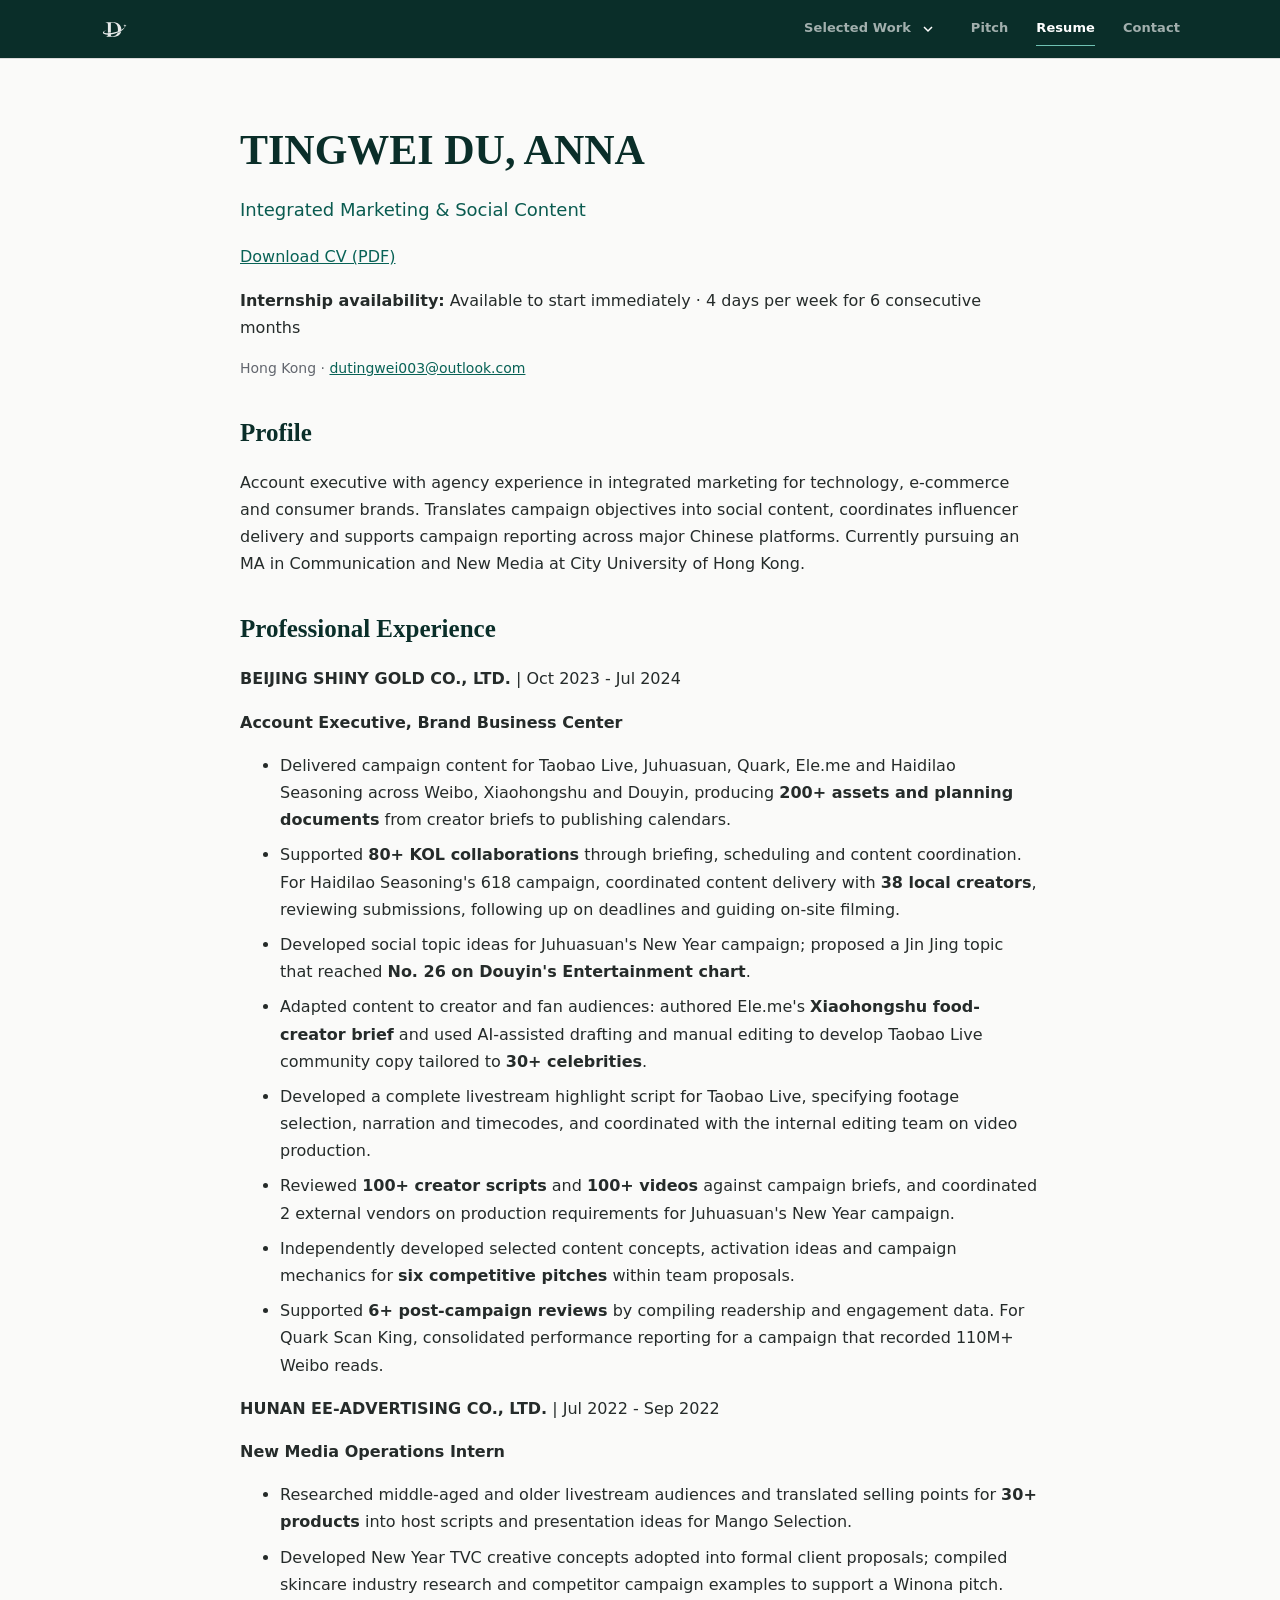
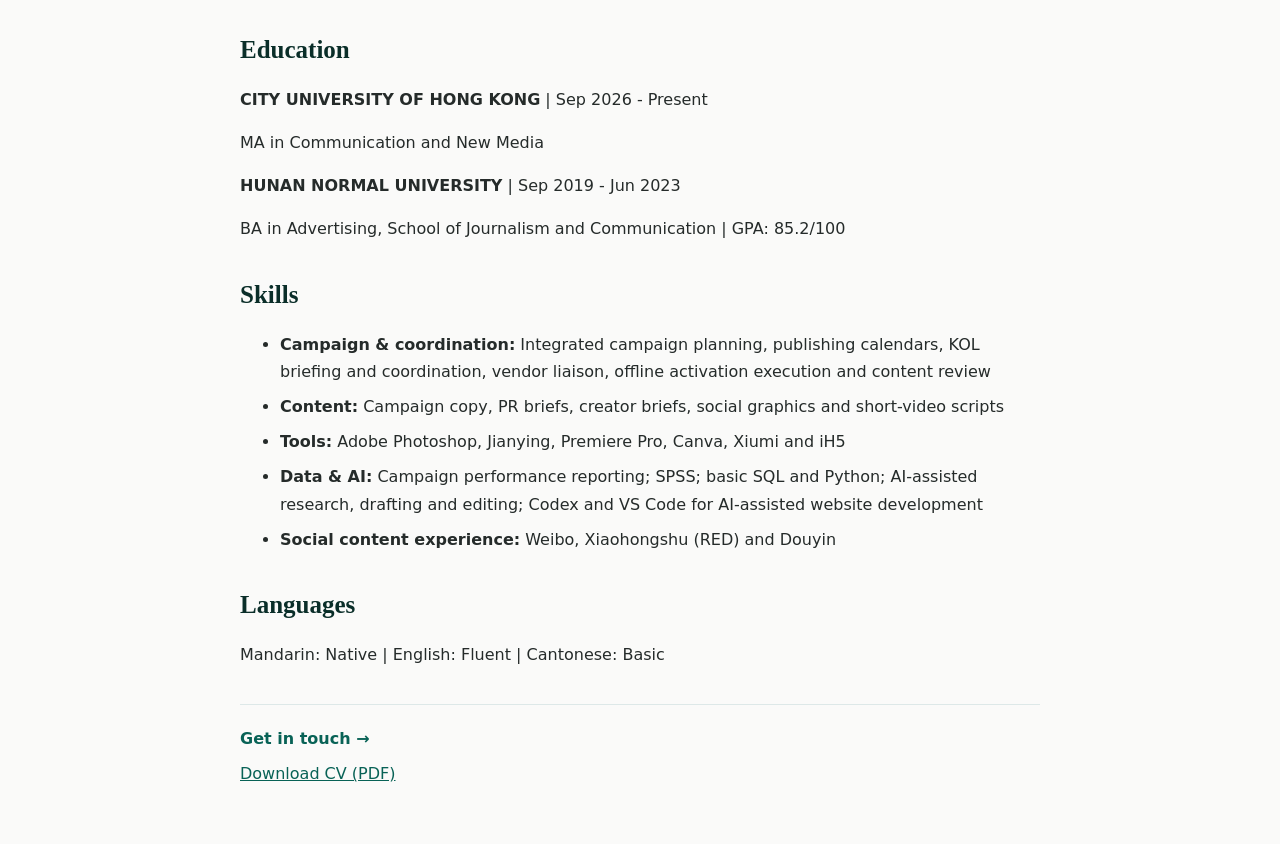
<file: website/resume.html>
<!doctype html><html lang="en"><meta charset="utf-8"><meta name="viewport" content="width=device-width,initial-scale=1"><title>Resume — Du Tingwei, Anna</title>
<link rel="canonical" href="https://fenghuan001.github.io/dtw.pro/resume.html">
<meta property="og:url" content="https://fenghuan001.github.io/dtw.pro/resume.html">
<meta property="og:image" content="https://fenghuan001.github.io/dtw.pro/assets/og-card.jpg">
<meta name="twitter:image" content="https://fenghuan001.github.io/dtw.pro/assets/og-card.jpg"><style>body{margin:0;background:#fafaf9;color:#252b2a;font:16px/1.7 system-ui,sans-serif}main{max-width:800px;margin:auto;padding:40px 24px}a{color:#086256}h1,h2{font-family:Georgia,serif;color:#0a2e29;line-height:1.25}h1{font-size:42px}h2{margin-top:36px;font-size:25px}h3{font-size:17px;margin-bottom:4px}p{margin-top:8px}.meta{color:#62666e;font-size:14px}.note{padding:12px 16px;background:#e9f3f0}li{margin-bottom:8px}a:focus-visible{outline:3px solid #c18d30;outline-offset:4px}@media print{nav,.note{display:none}main{padding:0}body{font-size:11pt}h1{font-size:26pt}h2{break-after:avoid}}</style><style>.career-direction{font-size:18px;color:#0a5b50;margin-top:-10px}.contact-details{font-size:14px;color:#62666e;overflow-wrap:anywhere}.resume-contact{margin-top:36px;padding-top:20px;border-top:1px solid #dde8e8}.resume-contact a{text-decoration:none;font-weight:600}@media print{.resume-contact{display:none}}</style><link rel="stylesheet" href="assets/work-navigation.css"><style id="tbcss">
:root{--tb-h:58px;--tb-ink:#ffffff}
html{scroll-behavior:smooth}
[id]{scroll-margin-top:calc(var(--tb-h) + 18px)}
#tb{position:fixed;top:3px;left:0;right:0;z-index:120;transition:background .3s ease,box-shadow .3s ease}
#tb .in{max-width:1080px;margin:0 auto;padding:0 28px;height:var(--tb-h);display:flex;align-items:center;justify-content:space-between;gap:20px}
#tb .brand{display:flex;align-items:center;gap:11px;color:var(--tb-ink);text-decoration:none;flex:0 0 auto;opacity:.9;transition:opacity .2s ease}
#tb a.brand:hover{opacity:1}
#tb .mark{display:block;width:28px;height:28px;color:var(--tb-ink);transition:transform .45s cubic-bezier(.3,.9,.3,1)}
#tb a.brand:hover .mark{transform:rotate(-10deg)}
#tb .nav{display:flex;align-items:center;gap:clamp(13px,2.6vw,28px);font-size:13px;font-weight:600;letter-spacing:.005em}
#tb .nav a{color:var(--tb-ink);opacity:.62;text-decoration:none;padding:5px 0;border-bottom:1.5px solid transparent;transition:opacity .18s ease,border-color .18s ease;white-space:nowrap}
#tb .nav a:hover{opacity:1;border-bottom-color:currentColor}
#tb.stuck{background:var(--pine);box-shadow:0 1px 0 rgba(0,0,0,.16),0 8px 26px rgba(10,46,41,.22)}
#tb.stuck .brand,#tb.stuck .nav a{color:#fff}
#tb.stuck .nav a{opacity:.72}
#tb.stuck .nav a:hover{opacity:1}
.hero{padding-top:calc(var(--tb-h) + 30px)}
@media(max-width:520px){ #tb .in{padding:0 20px;gap:12px} #tb .mark{width:24px;height:24px} #tb .nav{font-size:12px} #tb .nav a{padding:4px 0} }
@media print{ #tb{display:none!important} .hero{padding-top:0!important} }
</style><style>:root{--pine:#0a2e29;--tb-ink:#fff;--font-sans:system-ui,sans-serif}#tb{top:0;background:#0a2e29;box-shadow:0 1px 0 rgba(0,0,0,.12)}#tb .nav>a[aria-current="page"]{opacity:1;border-bottom-color:#6fc2b3}main{padding-top:96px}@media print{main{padding-top:0!important}}</style><div id="tb">
  <div class="in">
    <a class="brand" href="index.html" aria-label="Back to the portfolio home"><svg class="mark" viewBox="0 0 1254 1254" fill="currentColor" aria-hidden="true" focusable="false"><defs><clipPath id="tbm-l"><rect x="345" y="760" width="151" height="150"/></clipPath><clipPath id="tbm-r"><rect x="750" y="600" width="240" height="270"/></clipPath><mask id="tbm-o" maskUnits="userSpaceOnUse" x="0" y="0" width="1254" height="1254" style="mask-type:luminance"><rect width="1254" height="1254" fill="white"/><path clip-path="url(#tbm-l)" d="M 351 815 C 544 817 864 743 1027 616" fill="none" stroke="black" stroke-width="36"/><path clip-path="url(#tbm-r)" d="M 351 883 C 577 888 912 773 1058 630" fill="none" stroke="black" stroke-width="36"/></mask></defs><path mask="url(#tbm-o)" fill-rule="evenodd" d="M 252 325 L 578 325 C 808 325 950 444 956 650 C 961 854 832 978 590 978 L 249 978 L 249 971 C 327 957 354 938 354 869 L 354 423 C 354 362 330 341 252 333 Z M 487 398 L 487 891 C 487 936 508 952 575 952 C 717 952 803 857 803 652 C 803 450 717 347 579 347 L 528 347 C 497 347 487 362 487 398 Z"/><path d="M 341 644 C 236 683 132 735 129 786 C 123 849 218 881 351 883 C 577 888 912 773 1058 630 C 1088 599 1099 566 1101 538 C 1083 569 1058 591 1027 616 C 864 743 544 817 351 815 C 244 814 183 806 178 782 C 171 752 244 694 336 651 Q 342 648 341 644 Z"/><path d="M 1117 403 C 1109 458 1099 469 1045 478 C 1098 485 1109 498 1117 551 C 1125 498 1136 486 1190 479 C 1136 471 1126 458 1117 403 Z"/></svg></a>
    <nav class="nav" aria-label="Main">
      <div class="work-dropdown"><a href="index.html#work">Selected Work</a><button class="work-toggle" type="button" aria-label="Show selected projects" aria-expanded="false" aria-controls="work-projects"><svg viewBox="0 0 12 12" fill="none" aria-hidden="true"><path d="m2 4 4 4 4-4" stroke="currentColor" stroke-width="1.5"/></svg></button><div class="work-projects" id="work-projects" hidden><a href="haidilao-case.html">Haidilao</a><a href="quark-scan-king-case.html">Quark Scan King</a><a href="juhuasuan-case.html">Juhuasuan</a><a href="eleme-lichun-case.html">Ele.me</a><a href="taobao-live-case.html">Taobao Live</a></div></div>
      <a href="pitch-experience.html">Pitch</a>
      <a href="resume.html" aria-current="page">Resume</a>
      <a href="index.html#contact">Contact</a>
    </nav>
  </div>
</div><main>
<h1>TINGWEI DU, ANNA</h1>
<p class="career-direction">Integrated Marketing &amp; Social Content</p>
<p class="cv-download"><a href="assets/du-tingwei-anna-cv.pdf" download="Du Tingwei, Anna - CV.pdf">Download CV (PDF)</a></p>
<p><strong>Internship availability:</strong> Available to start immediately · 4 days per week for 6 consecutive months</p>
<p class="contact-details">Hong Kong · <a href="mailto:dutingwei003@outlook.com">dutingwei003@outlook.com</a></p>
<h2>Profile</h2>
<p>Account executive with agency experience in integrated marketing for technology, e-commerce and consumer brands. Translates campaign objectives into social content, coordinates influencer delivery and supports campaign reporting across major Chinese platforms. Currently pursuing an MA in Communication and New Media at City University of Hong Kong.</p>
<h2>Professional Experience</h2>
<p><strong>BEIJING SHINY GOLD CO., LTD.</strong>  | Oct 2023 - Jul 2024</p>
<p><strong>Account Executive, Brand Business Center</strong></p>
<ul>
<li>Delivered campaign content for Taobao Live, Juhuasuan, Quark, Ele.me and Haidilao Seasoning across Weibo, Xiaohongshu and Douyin, producing <strong>200+ assets and planning documents</strong> from creator briefs to publishing calendars.</li>
<li>Supported <strong>80+ KOL collaborations</strong> through briefing, scheduling and content coordination. For Haidilao Seasoning&#x27;s 618 campaign, coordinated content delivery with <strong>38 local creators</strong>, reviewing submissions, following up on deadlines and guiding on-site filming.</li>
<li>Developed social topic ideas for Juhuasuan&#x27;s New Year campaign; proposed a Jin Jing topic that reached <strong>No. 26 on Douyin&#x27;s Entertainment chart</strong>.</li>
<li>Adapted content to creator and fan audiences: authored Ele.me&#x27;s <strong>Xiaohongshu food-creator brief</strong> and used AI-assisted drafting and manual editing to develop Taobao Live community copy tailored to <strong>30+ celebrities</strong>.</li>
<li>Developed a complete livestream highlight script for Taobao Live, specifying footage selection, narration and timecodes, and coordinated with the internal editing team on video production.</li>
<li>Reviewed <strong>100+ creator scripts</strong> and <strong>100+ videos</strong> against campaign briefs, and coordinated 2 external vendors on production requirements for Juhuasuan&#x27;s New Year campaign.</li>
<li>Independently developed selected content concepts, activation ideas and campaign mechanics for <strong>six competitive pitches</strong> within team proposals.</li>
<li>Supported <strong>6+ post-campaign reviews</strong> by compiling readership and engagement data. For Quark Scan King, consolidated performance reporting for a campaign that recorded 110M+ Weibo reads.</li>
</ul>
<p><strong>HUNAN EE-ADVERTISING CO., LTD.</strong> | Jul 2022 - Sep 2022</p>
<p><strong>New Media Operations Intern</strong></p>
<ul>
<li>Researched middle-aged and older livestream audiences and translated selling points for <strong>30+ products</strong> into host scripts and presentation ideas for Mango Selection.</li>
<li>Developed New Year TVC creative concepts adopted into formal client proposals; compiled skincare industry research and competitor campaign examples to support a Winona pitch.</li>
</ul>
<h2>Education</h2>
<p><strong>CITY UNIVERSITY OF HONG KONG</strong> | Sep 2026 - Present</p>
<p>MA in Communication and New Media</p>
<p><strong>HUNAN NORMAL UNIVERSITY</strong> | Sep 2019 - Jun 2023</p>
<p>BA in Advertising, School of Journalism and Communication | GPA: 85.2/100</p>
<h2>Skills</h2>
<ul>
<li><strong>Campaign &amp; coordination:</strong> Integrated campaign planning, publishing calendars, KOL briefing and coordination, vendor liaison, offline activation execution and content review</li>
<li><strong>Content:</strong> Campaign copy, PR briefs, creator briefs, social graphics and short-video scripts</li>
<li><strong>Tools:</strong> Adobe Photoshop, Jianying, Premiere Pro, Canva, Xiumi and iH5</li>
<li><strong>Data &amp; AI:</strong> Campaign performance reporting; SPSS; basic SQL and Python; AI-assisted research, drafting and editing; Codex and VS Code for AI-assisted website development</li>
<li><strong>Social content experience:</strong> Weibo, Xiaohongshu (RED) and Douyin</li>
</ul>
<h2>Languages</h2>
<p>Mandarin: Native | English: Fluent | Cantonese: Basic</p>
<footer class="resume-contact"><a href="mailto:dutingwei003@outlook.com">Get in touch →</a></footer>
<p class="cv-download"><a href="assets/du-tingwei-anna-cv.pdf" download="Du Tingwei, Anna - CV.pdf">Download CV (PDF)</a></p></main><script src="assets/work-navigation.js"></script></html>
</file>
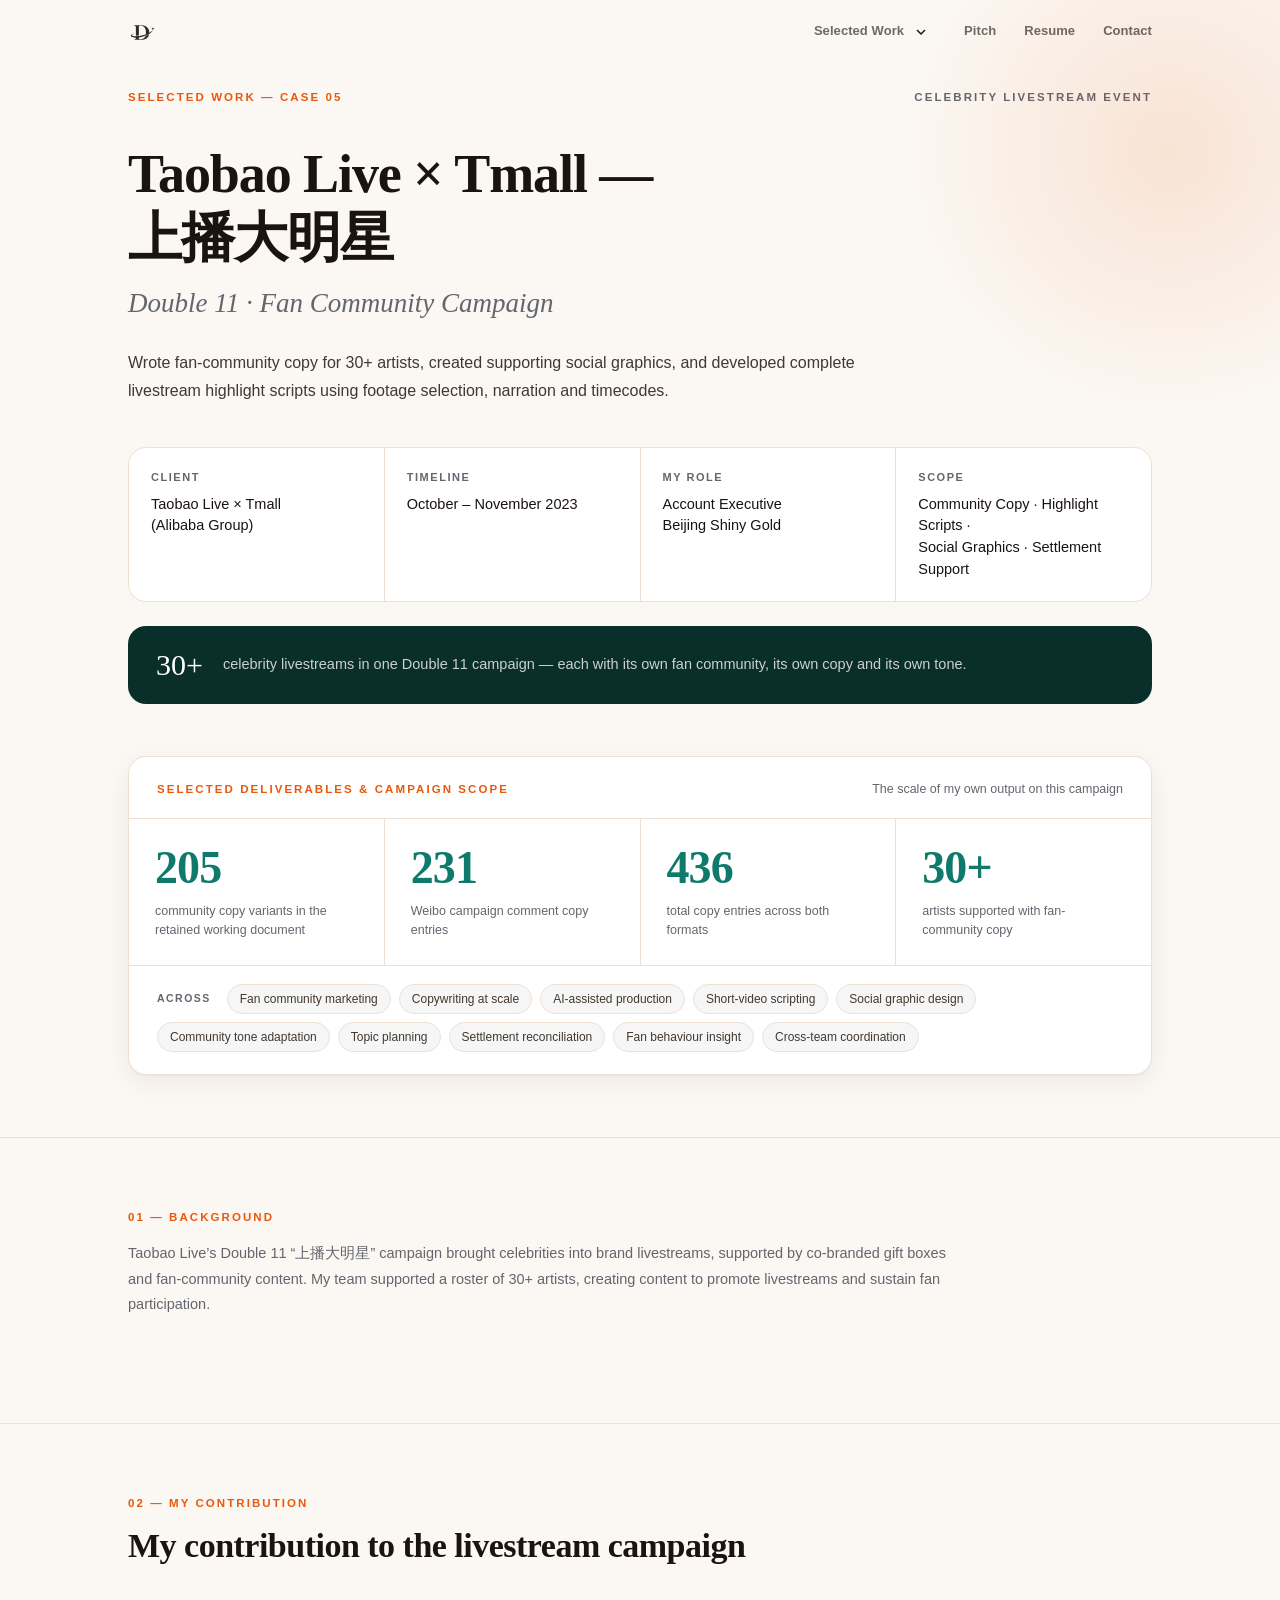
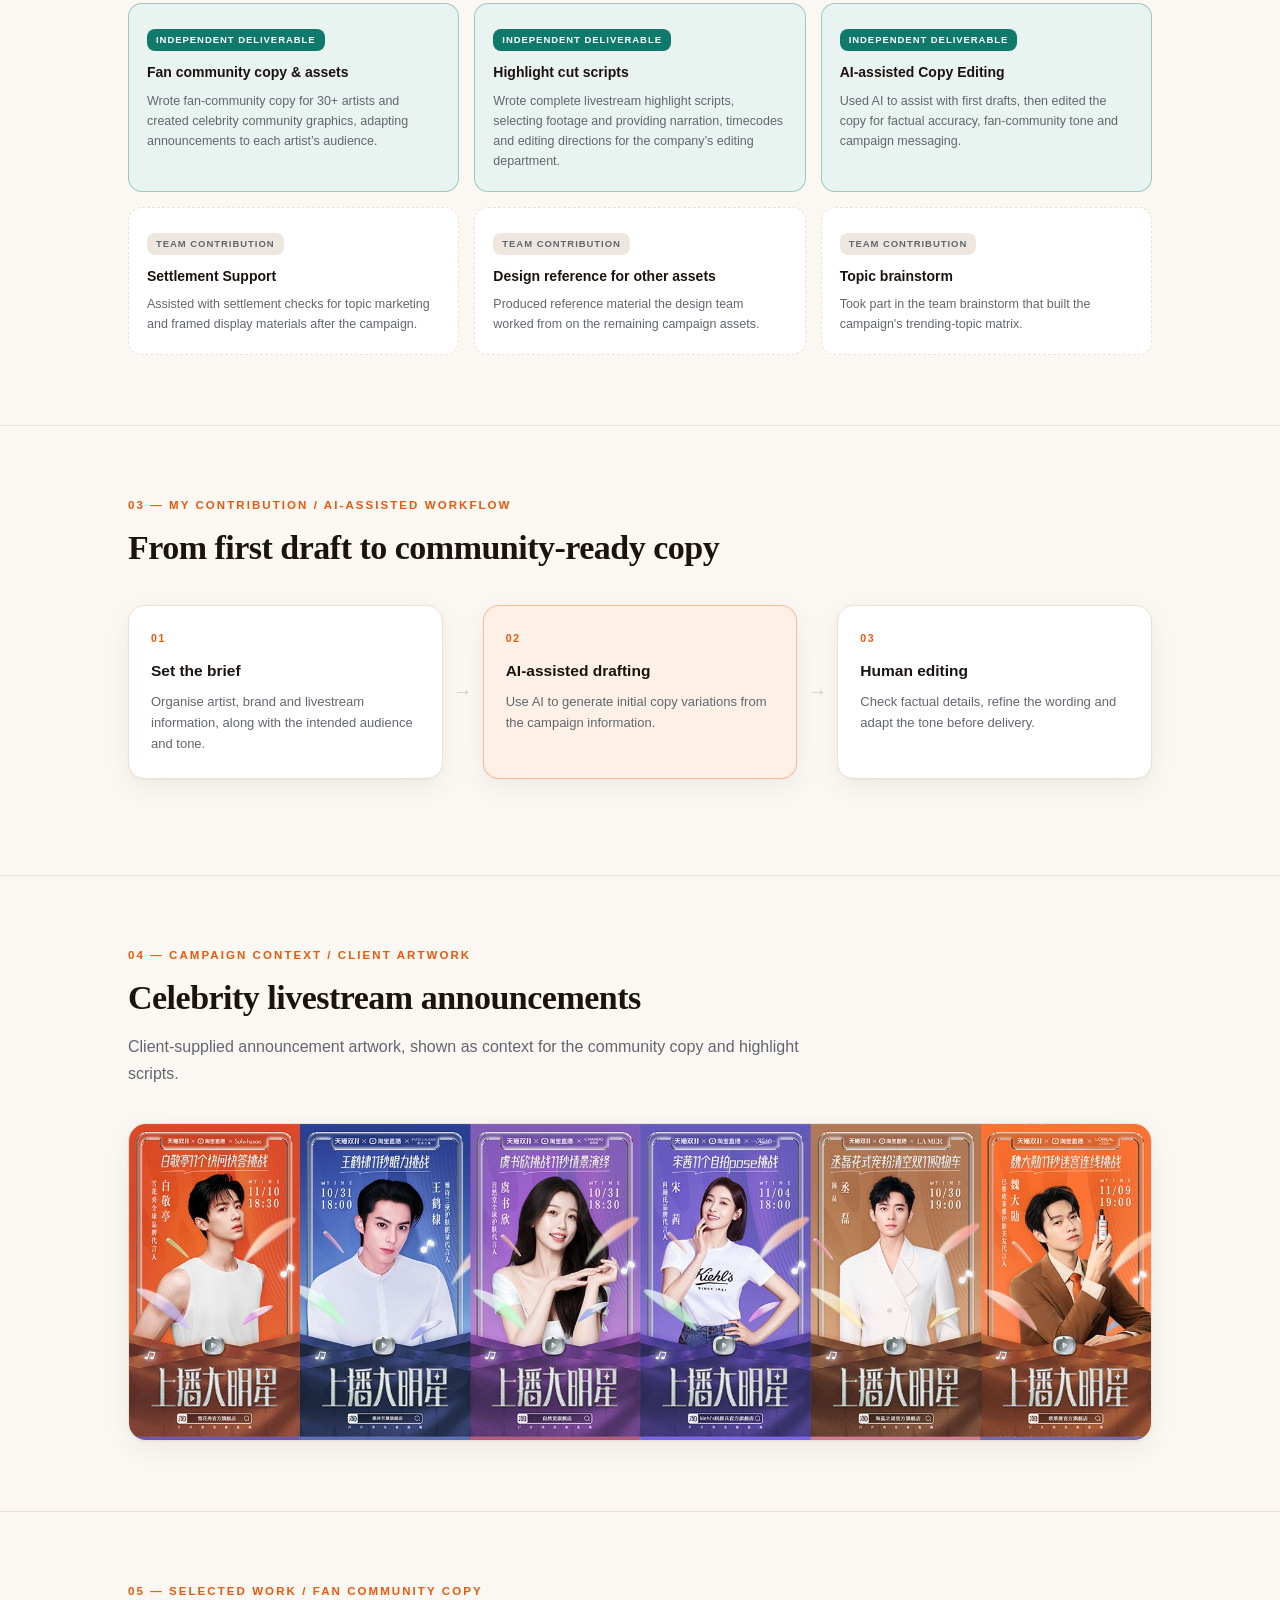
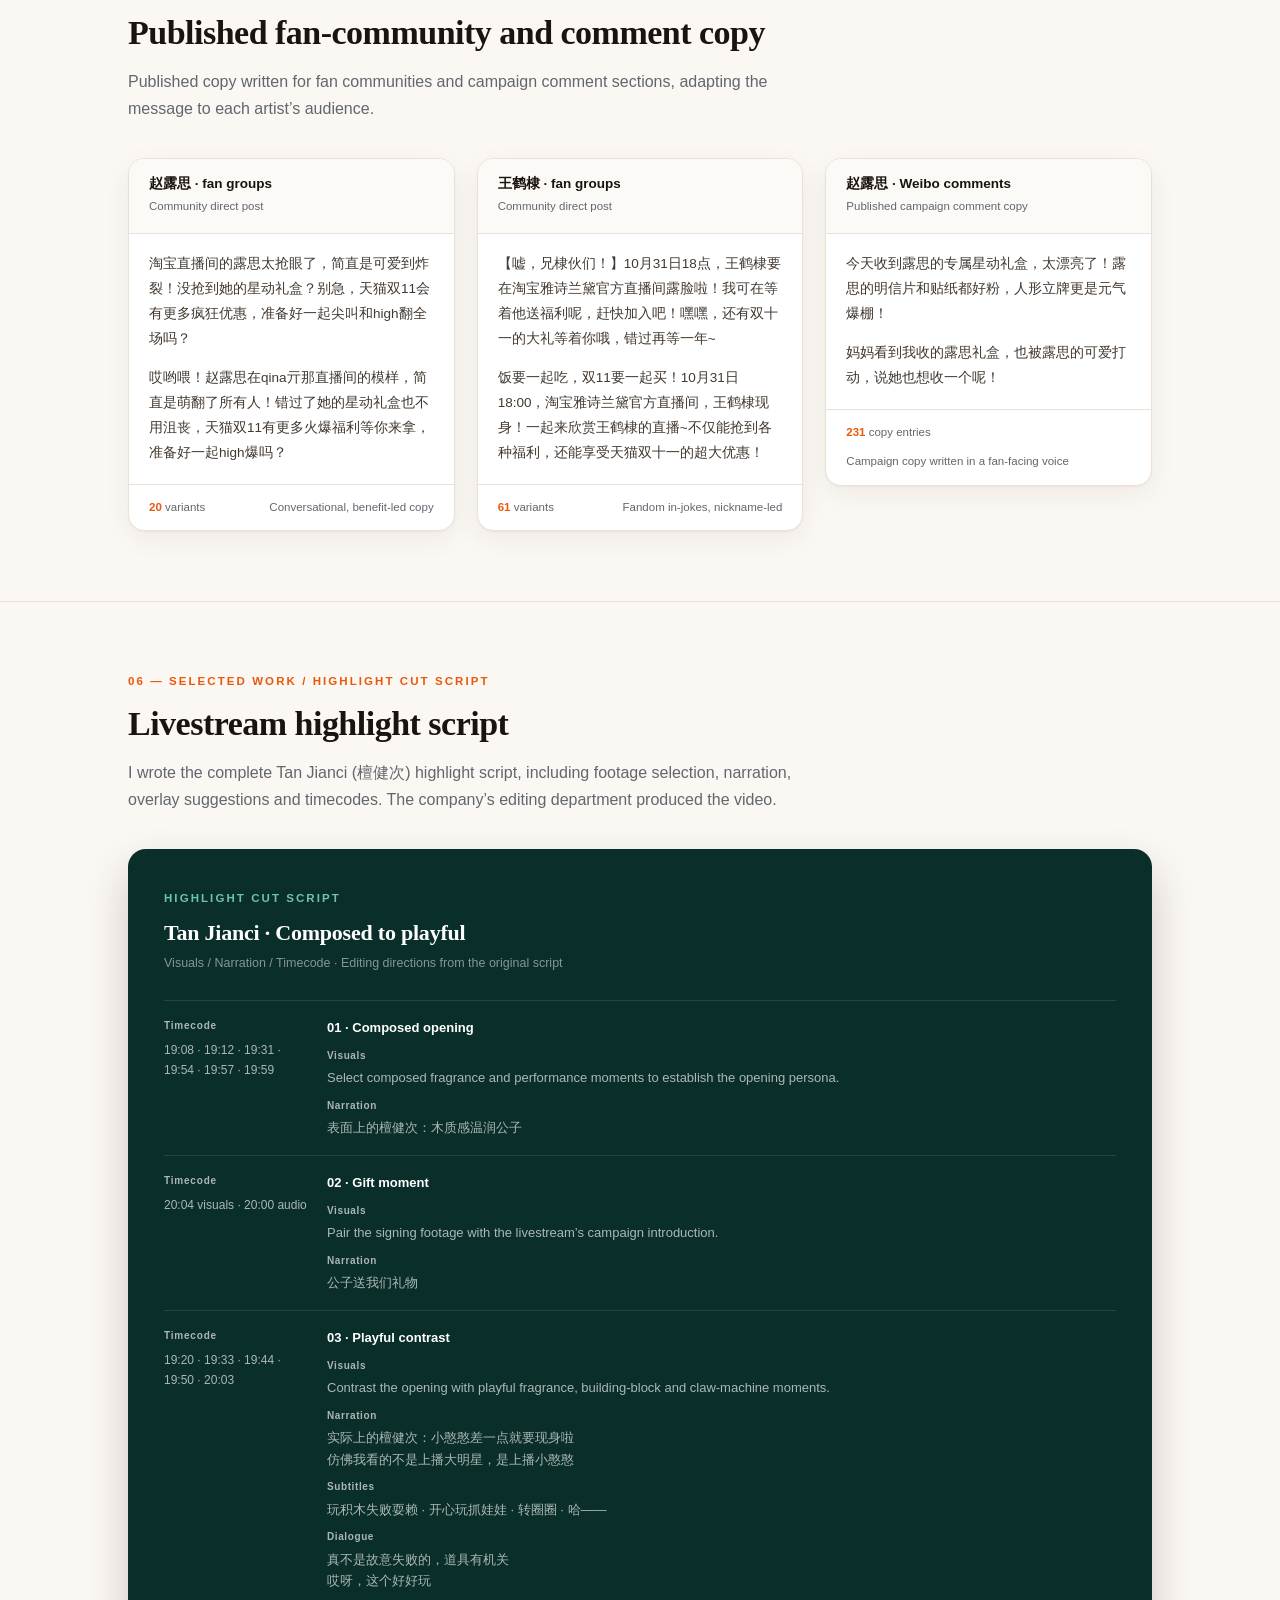
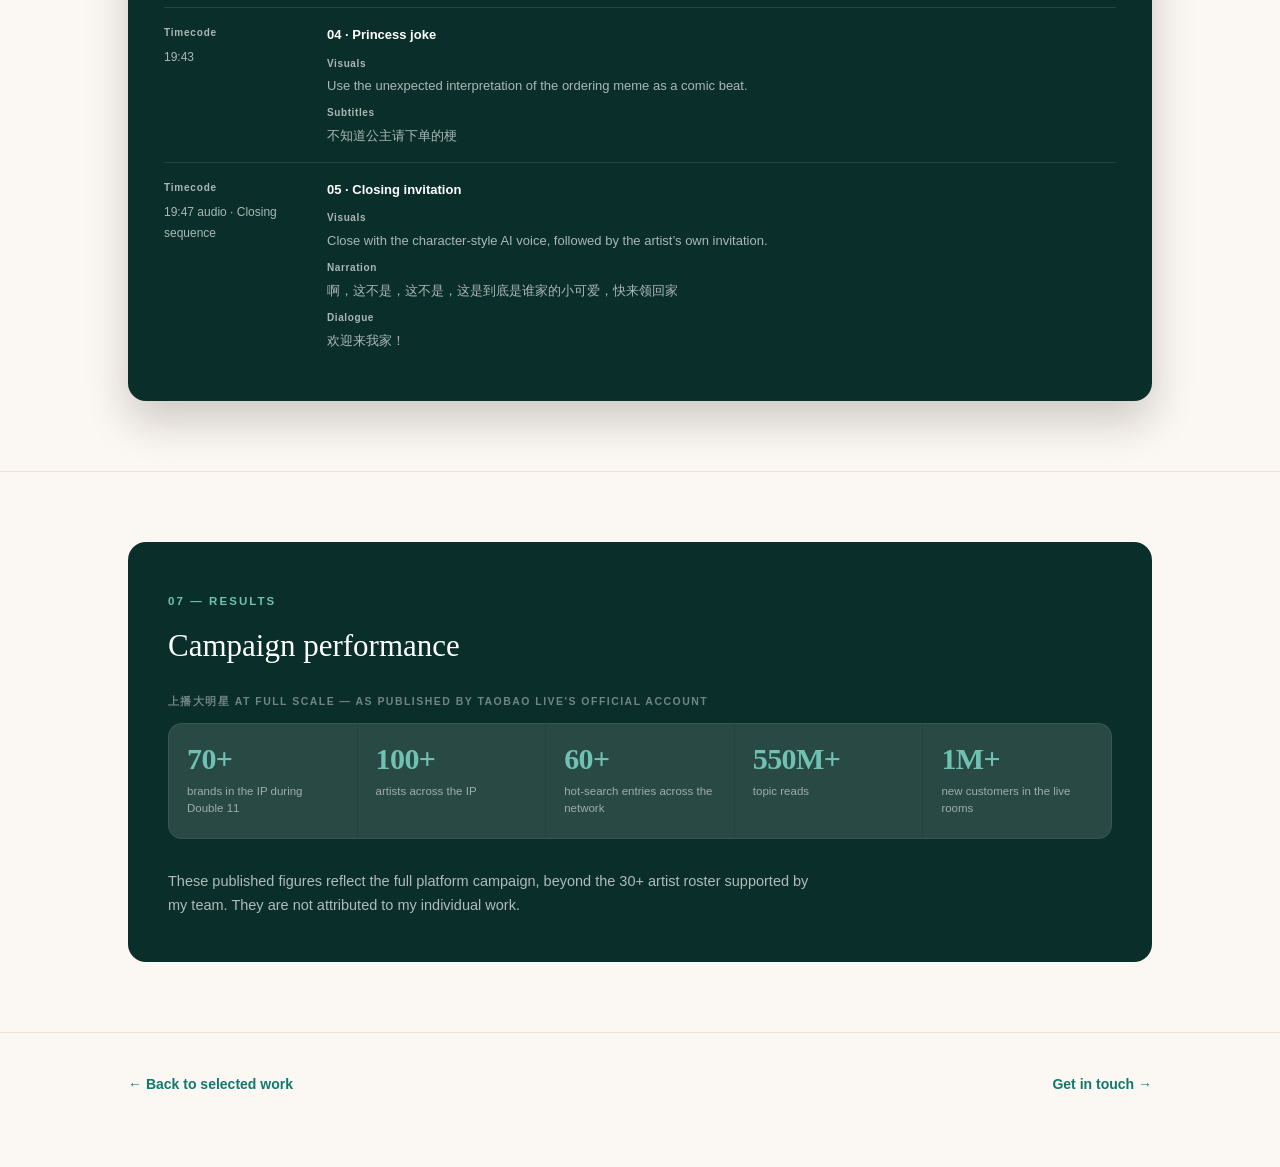
<file: website/taobao-live-case.html>
<!DOCTYPE html>
<html lang="en">
<head>
<meta charset="utf-8">
<meta name="viewport" content="width=device-width, initial-scale=1">
<title>Taobao Live × Tmall — 上播大明星 Double 11 Campaign</title>
<link rel="canonical" href="https://fenghuan001.github.io/dtw.pro/taobao-live-case.html">
<meta property="og:url" content="https://fenghuan001.github.io/dtw.pro/taobao-live-case.html">
<meta property="og:image" content="https://fenghuan001.github.io/dtw.pro/assets/og-card.jpg">
<meta name="twitter:image" content="https://fenghuan001.github.io/dtw.pro/assets/og-card.jpg">
<link rel="icon" type="image/svg+xml" href="assets/favicon.svg">
<meta name="description" content="Fan-community content for 30+ celebrity livestreams at scale. Case 05 — Du Tingwei, Anna.">
<meta property="og:type" content="website">
<meta property="og:site_name" content="Du Tingwei, Anna">
<meta property="og:title" content="Taobao Live x Tmall — Shangbo Damingxing, Double 11 Campaign">
<meta property="og:description" content="Fan-community content for 30+ celebrity livestreams at scale. Case 05 — Du Tingwei, Anna.">
<meta property="og:image:width" content="1200">
<meta property="og:image:height" content="630">
<meta property="og:image:alt" content="Du Tingwei, Anna — Account Executive, Integrated Marketing and Content Strategy">
<meta name="twitter:card" content="summary_large_image">
<meta name="twitter:title" content="Taobao Live x Tmall — Shangbo Damingxing, Double 11 Campaign">
<meta name="twitter:description" content="Fan-community content for 30+ celebrity livestreams at scale. Case 05 — Du Tingwei, Anna.">
<meta name="theme-color" content="#0A2E29">

<style>
:root{
  --bg:#FBF7F2; --ink:#1A1310; --ink-2:#42382F; --muted:#8A7A6E;
  --line:#EDE1D6; --card:#FFFFFF; --accent:#E8590C; --accent-2:#BC4404;
  --accent-soft:#FDF0E6; --dark:#181310;
  --pine:#0A2E29; --pine-2:#0F3D36; --pine-accent:#0F7A6C; --pine-accent-2:#0A5B50;
  --pine-soft:#E9F3F0; --pine-key:#6FC2B3;
  --radius:18px;

  --shadow:0 1px 2px rgba(26,19,16,.04), 0 8px 28px rgba(26,19,16,.06);
  --font-display:Georgia,'Times New Roman','Microsoft YaHei','PingFang SC','Hiragino Sans GB','Songti SC',serif;
  --font-sans:-apple-system,BlinkMacSystemFont,'Segoe UI','Microsoft YaHei','PingFang SC','Hiragino Sans GB','Noto Sans CJK SC',sans-serif;
}
*,*::before,*::after{box-sizing:border-box}
html{-webkit-text-size-adjust:100%}
body{margin:0;background:var(--bg);color:var(--ink-2);font-family:var(--font-sans);font-size:16px;line-height:1.7;-webkit-font-smoothing:antialiased}
img{max-width:100%;display:block}
.wrap{max-width:1080px;margin:0 auto;padding:0 28px}
h1,h2,h3,h4{font-family:var(--font-display);color:var(--ink);font-weight:700;line-height:1.2;margin:0}
h1{font-size:clamp(32px,4.6vw,54px);letter-spacing:-.02em}
h2{font-size:clamp(24px,3vw,34px);letter-spacing:-.015em}
h3{font-size:19px;letter-spacing:-.01em}
p{margin:0 0 16px}
.eyebrow{font-family:var(--font-sans);font-size:11.5px;font-weight:700;letter-spacing:.18em;text-transform:uppercase;color:var(--accent)}
.lede{font-size:19px;line-height:1.65;color:var(--ink-2)}
section{padding:70px 0}
section+section{border-top:1px solid var(--line)}
.sec-head{margin-bottom:36px}
.sec-head .eyebrow{display:block;margin-bottom:12px}
.sec-head p{max-width:680px;margin-top:14px;color:var(--muted)}

/* ---------- HERO ---------- */
.hero{padding:64px 0 52px;position:relative;overflow:hidden}
.hero::after{content:"";position:absolute;right:-160px;top:-120px;width:540px;height:540px;background:radial-gradient(circle at 50% 50%,rgba(232,89,12,.13),transparent 68%);pointer-events:none}
.hero-top{display:flex;justify-content:space-between;align-items:baseline;gap:20px;flex-wrap:wrap;margin-bottom:34px}
.hero h1{max-width:20ch}
.hero .sub{font-family:var(--font-display);font-size:clamp(20px,2.4vw,27px);color:var(--muted);font-style:italic;margin-top:10px}
.meta{display:grid;grid-template-columns:repeat(4,1fr);gap:1px;background:var(--line);border:1px solid var(--line);border-radius:var(--radius);overflow:hidden;margin-top:42px}
.meta div{background:var(--card);padding:20px 22px}
.meta dt{font-size:11px;letter-spacing:.14em;text-transform:uppercase;color:var(--muted);font-weight:700;margin-bottom:7px}
.meta dd{margin:0;font-size:14.5px;color:var(--ink);line-height:1.5;font-weight:500}
.result-strip{margin-top:24px;background:var(--pine);color:#fff;border-radius:var(--radius);padding:24px 28px;display:flex;align-items:center;gap:20px;flex-wrap:wrap}
.result-strip .num{font-family:var(--font-display);font-size:30px;color:#fff;line-height:1;white-space:nowrap}
.result-strip .txt{font-size:14.5px;color:rgba(255,255,255,.78);line-height:1.55;flex:1;min-width:240px}

/* ---------- OUTPUT BAND ---------- */
.outputs{padding:0 0 62px}
.out-band{background:var(--card);border:1px solid var(--line);border-radius:var(--radius);box-shadow:var(--shadow);overflow:hidden}
.out-head{padding:22px 28px 18px;display:flex;justify-content:space-between;align-items:baseline;gap:16px;flex-wrap:wrap}
.out-head .eyebrow{display:block}
.out-head .hint{font-size:12.5px;color:var(--muted)}
.out-grid{display:grid;grid-template-columns:repeat(4,minmax(0,1fr));gap:1px;background:var(--line);border-top:1px solid var(--line);border-bottom:1px solid var(--line)}
.out{background:var(--card);padding:26px 26px 24px;min-width:0;overflow-wrap:anywhere}
.out b{display:block;font-family:var(--font-display);font-size:clamp(30px,4vw,46px);line-height:1;color:var(--pine-accent);letter-spacing:-.02em}
.out span{display:block;font-size:12.5px;color:var(--muted);line-height:1.55;margin-top:11px}
.out-scope{padding:18px 28px 22px;display:flex;flex-wrap:wrap;gap:8px;align-items:center}
.out-scope .sl{font-size:10.5px;font-weight:700;letter-spacing:.14em;text-transform:uppercase;color:var(--muted);margin-right:8px}
.sc{font-size:12px;padding:5px 12px;border-radius:999px;background:rgba(0,0,0,.035);border:1px solid var(--line);color:var(--ink-2);line-height:1.5}
.source-note{padding:0 28px 20px;font-size:12px;color:var(--muted);line-height:1.65;margin:0}

/* ---------- BRIEF ---------- */
.brief{display:grid;grid-template-columns:1.35fr 1fr;gap:38px;align-items:start}
.brief-facts{background:var(--card);border:1px solid var(--line);border-radius:var(--radius);padding:24px;box-shadow:var(--shadow)}
.brief-facts dl{margin:0;display:grid;gap:14px}
.brief-facts dt{font-size:10.5px;letter-spacing:.14em;text-transform:uppercase;color:var(--muted);font-weight:700;margin-bottom:3px}
.brief-facts dd{margin:0;font-size:14px;color:var(--ink-2);line-height:1.55}
.chal{display:flex;gap:14px;margin-top:20px;flex-wrap:wrap}
.chal div{flex:1;min-width:190px;background:var(--accent-soft);border-radius:12px;padding:14px 16px;font-size:13.5px;color:var(--ink-2);line-height:1.6}
.chal div b{display:block;font-size:10.5px;letter-spacing:.12em;text-transform:uppercase;color:var(--accent);margin-bottom:5px}
.mech{color:var(--ink);font-weight:600}
</style>
<style>
/* ---------- CONTRIBUTION ---------- */
.resp{display:grid;grid-template-columns:repeat(3,1fr);gap:15px}
.resp-item{border:1px solid var(--line);border-radius:14px;padding:20px 18px;background:var(--card);position:relative;min-height:140px}
.resp-item.solo{border-color:rgba(15,122,108,.34);background:var(--pine-soft)}
.resp-item.contrib{border-style:dashed;background:#fff}
.resp-item .badge{position:absolute;top:14px;right:14px;font-size:9.5px;font-weight:700;letter-spacing:.1em;text-transform:uppercase;padding:4px 9px;border-radius:999px}
.resp-item.solo .badge{background:var(--pine-accent);color:#fff}
.resp-item.contrib .badge{background:#EDE7DF;color:var(--muted)}
.resp-item h4{font-family:var(--font-sans);font-size:14px;font-weight:700;color:var(--ink);margin:0 0 8px;padding-right:64px;line-height:1.4}
.resp-item p{margin:0;font-size:12.5px;color:var(--muted);line-height:1.6}
.legend{display:flex;gap:22px;flex-wrap:wrap;margin-top:18px;font-size:13px;color:var(--muted)}
.legend span{display:flex;align-items:center;gap:8px}
.dot{width:11px;height:11px;border-radius:3px;background:var(--pine-soft);border:1px solid rgba(15,122,108,.42);flex:0 0 11px}
.dot.d2{background:#fff;border:1px dashed var(--muted)}

/* ---------- AI WORKFLOW ---------- */
.flow{display:grid;grid-template-columns:1fr 40px 1fr 40px 1fr;gap:0;align-items:stretch;margin-bottom:26px}
.stage{background:var(--card);border:1px solid var(--line);border-radius:16px;padding:24px 22px;box-shadow:var(--shadow);display:flex;flex-direction:column}
.stage.hot{border-color:rgba(232,89,12,.34);background:var(--accent-soft)}
.stage .sno{font-size:10.5px;font-weight:700;letter-spacing:.16em;text-transform:uppercase;color:var(--accent);margin-bottom:12px}
.stage h4{font-family:var(--font-sans);font-size:15.5px;font-weight:700;color:var(--ink);margin:0 0 10px;line-height:1.4}
.stage p{font-size:13px;color:var(--muted);line-height:1.62;margin:0}
.stage .big2{font-family:var(--font-display);font-size:26px;color:var(--ink);line-height:1.15;margin:0 0 10px}
.arrow{display:flex;align-items:center;justify-content:center;color:#D9CCC0;font-size:19px}
.pull{margin-top:26px;background:var(--card);border-left:3px solid var(--accent);border-radius:0 14px 14px 0;padding:22px 26px;box-shadow:var(--shadow)}
.pull p{margin:0;font-family:var(--font-display);font-size:clamp(17px,2.1vw,21px);line-height:1.5;color:var(--ink);font-style:italic}
.pull .att{margin-top:12px;font-family:var(--font-sans);font-style:normal;font-size:12.5px;color:var(--muted)}
.why{display:grid;grid-template-columns:repeat(3,1fr);gap:15px;margin-top:26px}
.why div{background:#fff;border:1px solid var(--line);border-radius:14px;padding:18px 20px}
.why b{display:block;font-size:10.5px;letter-spacing:.13em;text-transform:uppercase;color:var(--accent);margin-bottom:8px}
.why p{font-size:13px;color:var(--muted);line-height:1.6;margin:0}

/* ---------- COPY MATRIX ---------- */
.matrix{background:var(--card);border:1px solid var(--line);border-radius:var(--radius);box-shadow:var(--shadow);overflow:hidden;margin-top:26px}
.mx-head{padding:18px 24px;border-bottom:1px solid var(--line);display:flex;justify-content:space-between;align-items:baseline;gap:14px;flex-wrap:wrap}
.mx-head h4{font-size:15px;font-family:var(--font-sans);font-weight:700}
.mx-head span{font-size:12px;color:var(--muted)}
table.mx{width:100%;border-collapse:collapse;font-size:13px}
table.mx th{text-align:left;font-size:10.5px;letter-spacing:.12em;text-transform:uppercase;color:var(--muted);font-weight:700;padding:12px 24px;border-bottom:1px solid var(--line);background:#FCFAF7}
table.mx td{padding:13px 24px;border-bottom:1px solid #F5EFE8;color:var(--ink-2);vertical-align:top;line-height:1.55}
table.mx tr:last-child td{border-bottom:0}
table.mx td b{color:var(--ink);font-weight:700}
.tone{display:inline-block;font-size:11.5px;padding:3px 10px;border-radius:999px;background:var(--accent-soft);color:var(--accent-2);font-weight:600}
@media(max-width:760px){ .matrix{overflow-x:auto} table.mx{min-width:560px} }
</style>
<style>
/* ---------- ANNOUNCEMENT GRID ---------- */
.figure{background:var(--card);border:1px solid var(--line);border-radius:var(--radius);box-shadow:var(--shadow);overflow:hidden}
.figure .cap{padding:20px 26px 22px;font-size:13px;color:var(--muted);line-height:1.7;border-top:1px solid var(--line)}
.figure .cap b{color:var(--ink);font-weight:600}
.grid-duo{display:grid;grid-template-columns:1.9fr 1fr;gap:22px;align-items:start}
.sheet{border:1px solid var(--line);border-radius:14px;overflow:hidden;background:#F2ECE5}
.sheet img{width:100%}
.sheet-cap{font-size:12.5px;color:var(--muted);margin:12px 0 0;line-height:1.65}

/* ---------- COPY SAMPLES ---------- */
.copy-grid{display:grid;grid-template-columns:repeat(3,1fr);gap:22px;align-items:start}
.copycard{background:var(--card);border:1px solid var(--line);border-radius:16px;overflow:hidden;box-shadow:var(--shadow);display:flex;flex-direction:column}
.copycard .ch{padding:16px 20px;border-bottom:1px solid var(--line);background:#FCFAF7}
.copycard .ch .who{font-size:13.5px;font-weight:700;color:var(--ink);line-height:1.4}
.copycard .ch .what{font-size:11.5px;color:var(--muted);margin-top:3px}
.copycard .cb{padding:18px 20px;flex:1}
.copycard .cb p{font-size:13.5px;line-height:1.85;color:var(--ink-2);margin:0 0 14px}
.copycard .cb p:last-child{margin-bottom:0}
.copycard .cf{padding:13px 20px;border-top:1px solid var(--line);font-size:11.5px;color:var(--muted);display:flex;justify-content:space-between;gap:10px;flex-wrap:wrap}
.copycard .cf b{color:var(--accent);font-weight:700}

/* ---------- SCRIPT CARD ---------- */
.script{background:var(--pine);color:#fff;border-radius:var(--radius);padding:34px 36px;box-shadow:0 20px 44px rgba(26,19,16,.2)}
.script .eyebrow{color:var(--pine-key)}
.script h3{color:#fff;font-size:22px;margin:10px 0 6px}
.script .smeta{font-size:12.5px;color:rgba(255,255,255,.5);margin-bottom:26px}
.beat{display:grid;grid-template-columns:64px 1fr;gap:18px;padding:16px 0;border-top:1px solid rgba(255,255,255,.11)}
.beat:first-of-type{border-top:0}
.beat .tc{font-family:var(--font-display);font-size:15px;color:var(--pine-key);line-height:1.5}
.beat .bc b{display:block;font-size:13px;color:#fff;margin-bottom:5px;font-weight:700}
.beat .bc span{font-size:13px;color:rgba(255,255,255,.66);line-height:1.65;display:block}
.beat .bc em{font-style:normal;color:inherit}
@media(max-width:640px){ .beat{grid-template-columns:1fr;gap:6px} }

/* ---------- ACTIVATION LADDER ---------- */
.ladder{display:grid;grid-template-columns:repeat(3,1fr);gap:15px;margin-top:8px}
.rung{background:var(--card);border:1px solid var(--line);border-radius:16px;padding:22px 20px;position:relative;box-shadow:var(--shadow)}
.rung .lvl{font-family:var(--font-display);font-size:34px;color:#E4D5C6;line-height:1;margin-bottom:10px}
.rung h4{font-family:var(--font-sans);font-size:14.5px;font-weight:700;color:var(--ink);margin:0 0 9px;line-height:1.4}
.rung p{font-size:12.5px;color:var(--muted);line-height:1.65;margin:0 0 12px}
.rung .tag{font-size:11px;color:var(--accent-2);background:var(--accent-soft);border-radius:999px;padding:3px 10px;display:inline-block}

/* ---------- RESULTS ---------- */
.results{background:var(--pine);color:#fff;border-radius:var(--radius);padding:44px 40px}
.results .eyebrow{color:var(--pine-key)}
.results .big{font-family:var(--font-display);font-size:clamp(22px,3vw,31px);line-height:1.35;color:#fff;margin:12px 0 26px}
.results p{color:rgba(255,255,255,.68);font-size:14.5px;max-width:660px;margin:0}
.rgrid{display:grid;grid-template-columns:repeat(5,1fr);gap:1px;background:rgba(255,255,255,.1);border:1px solid rgba(255,255,255,.1);border-radius:14px;overflow:hidden;margin-bottom:30px}
.rgrid div{background:rgba(255,255,255,.03);padding:20px 18px}
.rgrid b{display:block;font-family:var(--font-display);font-size:clamp(22px,2.6vw,30px);line-height:1;color:var(--pine-key);letter-spacing:-.02em}
.rgrid span{display:block;font-size:11.5px;color:rgba(255,255,255,.55);line-height:1.5;margin-top:9px}
.rlabel{font-size:10.5px;font-weight:700;letter-spacing:.14em;text-transform:uppercase;color:rgba(255,255,255,.42);margin-bottom:12px}
.mine{display:flex;gap:26px;flex-wrap:wrap;padding:20px 0 0;border-top:1px solid rgba(255,255,255,.11);margin-top:26px}
.mine div{min-width:150px}
.mine b{display:block;font-family:var(--font-display);font-size:24px;color:#fff;line-height:1.1}
.mine span{font-size:12px;color:rgba(255,255,255,.55)}

.footer{background:var(--pine-soft);border-top:3px solid var(--pine);padding:40px 0 70px;font-size:12.5px;color:var(--muted)}
.footer .demo-note{background:#fff;border:1px solid rgba(15,122,108,.18);border-radius:12px;padding:16px 20px;line-height:1.7}
.footer .demo-note+.demo-note{margin-top:12px}
.footer a{color:var(--accent-2)}

@media(max-width:900px){
  .out-grid{grid-template-columns:repeat(2,minmax(0,1fr))}
  .brief{grid-template-columns:1fr}
  .resp{grid-template-columns:1fr 1fr}
  .meta{grid-template-columns:1fr 1fr}
  .flow{grid-template-columns:1fr;gap:12px}
  .arrow{transform:rotate(90deg);height:26px}
  .why{grid-template-columns:1fr}
  .grid-duo{grid-template-columns:1fr}
  .copy-grid{grid-template-columns:1fr}
  .ladder{grid-template-columns:1fr}
  .rgrid{grid-template-columns:1fr 1fr}
  section{padding:52px 0}
  .script{padding:26px 24px}
  .results{padding:34px 26px}
}
@media(max-width:560px){
  .resp{grid-template-columns:1fr}
  .meta{grid-template-columns:1fr}
  .rgrid{grid-template-columns:1fr}
}
@media print{
  .resp-item,.stage,.figure,.copycard,.script,.rung,.results,.sheet,.pull,.why div{opacity:1 !important;transform:none !important}
  section{padding:26px 0;break-inside:avoid}
  .stage,.copycard,.rung,.resp-item,.results,.figure{break-inside:avoid}
  .script,.results{background:#fff !important;color:#111 !important}
  .script h3,.script .beat .bc b,.results .big,.mine b{color:#111 !important}
  .script .smeta,.script .beat .bc span,.results p{color:#444 !important}
  .rgrid{border-color:#ddd !important;background:#ddd !important}
  .rgrid div{background:#fafafa !important}
  .rgrid b{color:#0A5B50 !important}
  .rgrid span{color:#666 !important}
  .rlabel{color:#666 !important}
  .mine{border-top-color:#ddd !important}
}
</style>
<style>body{--muted:#62666E}a:focus-visible,button:focus-visible{outline:3px solid #D6A84B;outline-offset:5px}@media(prefers-reduced-motion:reduce){html{scroll-behavior:auto!important}*,*::before,*::after{animation:none!important;transition:none!important}}</style><link rel="stylesheet" href="assets/work-navigation.css"><style>img{height:auto}</style><style>@media(max-width:560px){.out{padding:22px 18px}.out-head{padding:20px 18px}.out-scope{padding:18px}}@media(max-width:360px){.out-grid{grid-template-columns:minmax(0,1fr)}}</style></head>
<body>
<div id="sp" aria-hidden="true"></div>
<style id="plcss">
.sr-only{position:absolute;width:1px;height:1px;padding:0;overflow:hidden;clip-path:inset(50%)}
#page-loader{position:fixed;inset:0;z-index:1000;display:grid;place-content:center;background:var(--pine);opacity:0;visibility:hidden;pointer-events:none;transition:opacity .42s ease,visibility .42s ease}
#page-loader.show{opacity:1;visibility:visible;pointer-events:auto}
#page-loader::after{content:"";position:absolute;right:-120px;top:-140px;width:420px;height:420px;background:radial-gradient(circle at 50% 50%,rgba(111,194,179,.15),transparent 68%);pointer-events:none}
#page-loader .brand-logo{width:min(44vw,168px);height:auto;display:block;overflow:visible;position:relative}
#pl-star{transform:translate(1117px,479px)}
@media(prefers-reduced-motion:reduce){#page-loader{transition:none}}
@media print{#page-loader{display:none!important}}
</style>
<div id="page-loader">
  <span class="sr-only" role="status">Loading</span>
  <svg class="brand-logo" xmlns="http://www.w3.org/2000/svg" viewBox="0 0 1254 1254" fill="#ffffff" role="img" aria-label="Du Tingwei">
    <defs>
      <clipPath id="pl-lc"><rect x="345" y="760" width="151" height="150"/></clipPath>
      <clipPath id="pl-rc"><rect x="750" y="600" width="240" height="270"/></clipPath>
      <mask id="pl-os" maskUnits="userSpaceOnUse" x="0" y="0" width="1254" height="1254" style="mask-type:luminance">
        <rect width="1254" height="1254" fill="white"/>
        <path clip-path="url(#pl-lc)" d="M 351 815 C 544 817 864 743 1027 616" fill="none" stroke="black" stroke-width="36"/>
        <path clip-path="url(#pl-rc)" d="M 351 883 C 577 888 912 773 1058 630" fill="none" stroke="black" stroke-width="36"/>
      </mask>
    </defs>
    <path mask="url(#pl-os)" fill-rule="evenodd" d="M 252 325 L 578 325 C 808 325 950 444 956 650 C 961 854 832 978 590 978 L 249 978 L 249 971 C 327 957 354 938 354 869 L 354 423 C 354 362 330 341 252 333 Z M 487 398 L 487 891 C 487 936 508 952 575 952 C 717 952 803 857 803 652 C 803 450 717 347 579 347 L 528 347 C 497 347 487 362 487 398 Z"/>
    <path d="M 341 644 C 236 683 132 735 129 786 C 123 849 218 881 351 883 C 577 888 912 773 1058 630 C 1088 599 1099 566 1101 538 C 1083 569 1058 591 1027 616 C 864 743 544 817 351 815 C 244 814 183 806 178 782 C 171 752 244 694 336 651 Q 342 648 341 644 Z"/>
    <g id="pl-star"><g transform="translate(-1117 -479)"><path d="M 1117 403 C 1109 458 1099 469 1045 478 C 1098 485 1109 498 1117 551 C 1125 498 1136 486 1190 479 C 1136 471 1126 458 1117 403 Z"/></g></g>
  </svg>
</div>
<script>
(function(){
  var loader = document.getElementById('page-loader');
  if(!loader) return;
  var star = document.getElementById('pl-star');
  var reduce = window.matchMedia ? matchMedia('(prefers-reduced-motion: reduce)') : { matches:false };
  var ORBIT = 1600, GRACE = 420;
  var route = document.createElementNS('http://www.w3.org/2000/svg','path');
  route.setAttribute('d','M1117 479 C1060 310 330 510 155 780 C85 965 1080 790 1117 479 Z');
  var len = 0; try { len = route.getTotalLength(); } catch(e){}
  var frame = 0, showAt = 0, ready = false, shown = false, finishAt = Infinity;

  function rest(){ if(star) star.style.transform = 'translate(1117px,479px)'; }
  function hide(){
    if(!shown){ loader.style.display = 'none'; document.body.setAttribute('aria-busy','false'); return; }
    shown = false; cancelAnimationFrame(frame); rest();
    loader.classList.remove('show');
    document.body.setAttribute('aria-busy','false');
  }
  function tick(now){
    if(!shown) return;
    if(reduce.matches){ rest(); if(ready) hide(); else frame = requestAnimationFrame(tick); return; }
    if(ready && now >= finishAt){ hide(); return; }
    if(len){
      var p = route.getPointAtLength(((now - showAt) % ORBIT) / ORBIT * len);
      star.style.transform = 'translate(' + p.x + 'px,' + p.y + 'px)';
    }
    frame = requestAnimationFrame(tick);
  }
  function show(){
    if(shown || ready) return;
    shown = true; showAt = performance.now();
    loader.classList.add('show');
    document.body.setAttribute('aria-busy','true');
    if(reduce.matches) rest(); else frame = requestAnimationFrame(tick);
  }
  function done(){
    if(ready) return;
    ready = true;
    if(!shown){ loader.style.display = 'none'; document.body.setAttribute('aria-busy','false'); return; }
    finishAt = performance.now();
    if(reduce.matches) hide(); else frame = requestAnimationFrame(tick);
  }
  window.finishLogoLoading = done;

  // only appear when the page is actually slow
  setTimeout(function(){ if(!ready) show(); }, GRACE);
  // Release the overlay when readable HTML is ready, independently of images.
  setTimeout(done, 2000);
  if(document.readyState !== 'loading') done();
  else document.addEventListener('DOMContentLoaded', done, { once:true });
  document.addEventListener('visibilitychange', function(){ if(!document.hidden && shown && ready) hide(); });
})();
</script>
<style id="uibar">#sp{position:fixed;top:0;left:0;height:3px;width:0;background:linear-gradient(90deg,var(--pine-accent),var(--pine-key));z-index:999;pointer-events:none;transition:width .08s linear}
@media print{#sp{display:none!important}.footer{background:#fff!important;border-top:1px solid #ccc!important}}</style>
<style id="tbcss">
:root{--tb-h:58px;--tb-ink:var(--ink)}
html{scroll-behavior:smooth}
[id]{scroll-margin-top:calc(var(--tb-h) + 18px)}
#tb{position:fixed;top:3px;left:0;right:0;z-index:120;transition:background .3s ease,box-shadow .3s ease}
#tb .in{max-width:1080px;margin:0 auto;padding:0 28px;height:var(--tb-h);display:flex;align-items:center;justify-content:space-between;gap:20px}
#tb .brand{display:flex;align-items:center;gap:11px;color:var(--tb-ink);text-decoration:none;flex:0 0 auto;opacity:.9;transition:opacity .2s ease}
#tb a.brand:hover{opacity:1}
#tb .mark{display:block;width:28px;height:28px;color:var(--tb-ink);transition:transform .45s cubic-bezier(.3,.9,.3,1)}
#tb a.brand:hover .mark{transform:rotate(-10deg)}
#tb .nav{display:flex;align-items:center;gap:clamp(13px,2.6vw,28px);font-size:13px;font-weight:600;letter-spacing:.005em}
#tb .nav a{color:var(--tb-ink);opacity:.62;text-decoration:none;padding:5px 0;border-bottom:1.5px solid transparent;transition:opacity .18s ease,border-color .18s ease;white-space:nowrap}
#tb .nav a:hover{opacity:1;border-bottom-color:currentColor}
#tb.stuck{background:var(--pine);box-shadow:0 1px 0 rgba(0,0,0,.16),0 8px 26px rgba(10,46,41,.22)}
#tb.stuck .brand,#tb.stuck .nav a{color:#fff}
#tb.stuck .nav a{opacity:.72}
#tb.stuck .nav a:hover{opacity:1}
.hero{padding-top:calc(var(--tb-h) + 30px)}
@media(max-width:520px){ #tb .in{padding:0 20px;gap:12px} #tb .mark{width:24px;height:24px} #tb .nav{font-size:12px} #tb .nav a{padding:4px 0} }
@media print{ #tb{display:none!important} .hero{padding-top:0!important} }
</style>
<div id="tb">
  <div class="in">
    <a class="brand" href="index.html" aria-label="Back to the portfolio home"><svg class="mark" viewBox="0 0 1254 1254" fill="currentColor" aria-hidden="true" focusable="false"><defs><clipPath id="tbm-l"><rect x="345" y="760" width="151" height="150"/></clipPath><clipPath id="tbm-r"><rect x="750" y="600" width="240" height="270"/></clipPath><mask id="tbm-o" maskUnits="userSpaceOnUse" x="0" y="0" width="1254" height="1254" style="mask-type:luminance"><rect width="1254" height="1254" fill="white"/><path clip-path="url(#tbm-l)" d="M 351 815 C 544 817 864 743 1027 616" fill="none" stroke="black" stroke-width="36"/><path clip-path="url(#tbm-r)" d="M 351 883 C 577 888 912 773 1058 630" fill="none" stroke="black" stroke-width="36"/></mask></defs><path mask="url(#tbm-o)" fill-rule="evenodd" d="M 252 325 L 578 325 C 808 325 950 444 956 650 C 961 854 832 978 590 978 L 249 978 L 249 971 C 327 957 354 938 354 869 L 354 423 C 354 362 330 341 252 333 Z M 487 398 L 487 891 C 487 936 508 952 575 952 C 717 952 803 857 803 652 C 803 450 717 347 579 347 L 528 347 C 497 347 487 362 487 398 Z"/><path d="M 341 644 C 236 683 132 735 129 786 C 123 849 218 881 351 883 C 577 888 912 773 1058 630 C 1088 599 1099 566 1101 538 C 1083 569 1058 591 1027 616 C 864 743 544 817 351 815 C 244 814 183 806 178 782 C 171 752 244 694 336 651 Q 342 648 341 644 Z"/><path d="M 1117 403 C 1109 458 1099 469 1045 478 C 1098 485 1109 498 1117 551 C 1125 498 1136 486 1190 479 C 1136 471 1126 458 1117 403 Z"/></svg></a>
    <nav class="nav" aria-label="Main">
      <div class="work-dropdown"><a href="index.html#work">Selected Work</a><button class="work-toggle" type="button" aria-label="Show selected projects" aria-expanded="false" aria-controls="work-projects"><svg viewBox="0 0 12 12" fill="none" aria-hidden="true"><path d="m2 4 4 4 4-4" stroke="currentColor" stroke-width="1.5"/></svg></button><div class="work-projects" id="work-projects" hidden><a href="haidilao-case.html">Haidilao</a><a href="quark-scan-king-case.html">Quark Scan King</a><a href="juhuasuan-case.html">Juhuasuan</a><a href="eleme-lichun-case.html">Ele.me</a><a href="taobao-live-case.html" aria-current="page">Taobao Live</a></div></div>
      <a href="pitch-experience.html">Pitch</a>
      <a href="resume.html">Resume</a>
      <a href="index.html#contact">Contact</a>
    </nav>
  </div>
</div>
<script>
(function(){
  function init(){
    var tb = document.getElementById('tb');
    var hero = document.querySelector('.hero');
    if(!tb || !hero) return;
    var h = 0;
    function measure(){ h = hero.offsetHeight; }
    function upd(){
      if(window.scrollY > h - 74) tb.classList.add('stuck');
      else tb.classList.remove('stuck');
    }
    measure(); upd();
    window.addEventListener('scroll', upd, { passive:true });
    window.addEventListener('resize', function(){ measure(); upd(); });
  }
  if(document.readyState === 'loading') document.addEventListener('DOMContentLoaded', init);
  else init();
})();
</script>

<header class="hero">
  <div class="wrap">
    <div class="hero-top">
      <span class="eyebrow">Selected Work — Case 05</span>
      <span class="eyebrow" style="color:var(--muted)">Celebrity Livestream Event</span>
    </div>
    <h1>Taobao Live × Tmall — 上播大明星</h1>
    <p class="sub">Double 11 · Fan Community Campaign</p><p class="hero-summary">Wrote fan-community copy for 30+ artists, created supporting social graphics, and developed complete livestream highlight scripts using footage selection, narration and timecodes.</p>
    <dl class="meta">
      <div><dt>Client</dt><dd>Taobao Live × Tmall<br>(Alibaba Group)</dd></div>
      <div><dt>Timeline</dt><dd>October – November 2023</dd></div>
      <div><dt>My Role</dt><dd>Account Executive<br>Beijing Shiny Gold</dd></div>
      <div><dt>Scope</dt><dd>Community Copy · Highlight Scripts ·<br>Social Graphics · Settlement Support</dd></div>
    </dl>
    <div class="result-strip">
      <span class="num">30+</span>
      <span class="txt">celebrity livestreams in one Double 11 campaign — each with its own fan community, its own copy and its own tone.</span>
    </div>
  </div>
</header>

<section class="outputs">
  <div class="wrap">
    <div class="out-band">
      <div class="out-head">
        <span class="eyebrow">Selected deliverables &amp; campaign scope</span>
        <span class="hint">The scale of my own output on this campaign</span>
      </div>
      <div class="out-grid"><div class="out"><b>205</b><span>community copy variants in the retained working document</span></div><div class="out"><b>231</b><span>Weibo campaign comment copy entries</span></div><div class="out"><b>436</b><span>total copy entries across both formats</span></div><div class="out"><b>30+</b><span>artists supported with fan-community copy</span></div></div>
      <div class="out-scope">
        <span class="sl">Across</span>
        <span class="sc">Fan community marketing</span>
        <span class="sc">Copywriting at scale</span>
        <span class="sc">AI-assisted production</span>
        <span class="sc">Short-video scripting</span>
        <span class="sc">Social graphic design</span>
        <span class="sc">Community tone adaptation</span>
        <span class="sc">Topic planning</span>
        <span class="sc">Settlement reconciliation</span>
        <span class="sc">Fan behaviour insight</span>
        <span class="sc">Cross-team coordination</span>
      </div>
    </div>
  </div>
</section>

<section><div class="wrap"><div class="sec-head"><span class="eyebrow">01 — Background</span><p class="background-copy">Taobao Live’s Double 11 “上播大明星” campaign brought celebrities into brand livestreams, supported by co-branded gift boxes and fan-community content. My team supported a roster of 30+ artists, creating content to promote livestreams and sustain fan participation.</p></div></div></section>
<section>
  <div class="wrap">
    <div class="sec-head">
      <span class="eyebrow">02 — My Contribution</span>
      <h2>My contribution to the livestream campaign</h2>
    </div>
    <div class="resp">
      <div class="resp-item solo">
        <span class="badge">Independent deliverable</span>
        <h4>Fan community copy &amp; assets</h4>
        <p>Wrote fan-community copy for 30+ artists and created celebrity community graphics, adapting announcements to each artist’s audience.</p>
      </div>
      <div class="resp-item solo">
        <span class="badge">Independent deliverable</span>
        <h4>Highlight cut scripts</h4>
        <p>Wrote complete livestream highlight scripts, selecting footage and providing narration, timecodes and editing directions for the company’s editing department.</p>
      </div>
      <div class="resp-item solo">
        <span class="badge">Independent deliverable</span>
        <h4>AI-assisted Copy Editing</h4>
        <p>Used AI to assist with first drafts, then edited the copy for factual accuracy, fan-community tone and campaign messaging.</p>
      </div>
      <div class="resp-item contrib">
        <span class="badge">Team contribution</span>
        <h4>Settlement Support</h4>
        <p>Assisted with settlement checks for topic marketing and framed display materials after the campaign.</p>
      </div>
      <div class="resp-item contrib">
        <span class="badge">Team contribution</span>
        <h4>Design reference for other assets</h4>
        <p>Produced reference material the design team worked from on the remaining campaign assets.</p>
      </div>
      <div class="resp-item contrib">
        <span class="badge">Team contribution</span>
        <h4>Topic brainstorm</h4>
        <p>Took part in the team brainstorm that built the campaign's trending-topic matrix.</p>
      </div>
    </div>
  </div>
</section>

<section><div class="wrap"><div class="sec-head"><span class="eyebrow">03 — My Contribution / AI-assisted Workflow</span><h2>From first draft to community-ready copy</h2></div><div class="flow"><div class="stage"><div class="sno">01</div><h4>Set the brief</h4><p>Organise artist, brand and livestream information, along with the intended audience and tone.</p></div><div class="arrow">→</div><div class="stage hot"><div class="sno">02</div><h4>AI-assisted drafting</h4><p>Use AI to generate initial copy variations from the campaign information.</p></div><div class="arrow">→</div><div class="stage"><div class="sno">03</div><h4>Human editing</h4><p>Check factual details, refine the wording and adapt the tone before delivery.</p></div></div></div></section>
<section><div class="wrap"><div class="sec-head"><span class="eyebrow">04 — Campaign Context / Client Artwork</span><h2>Celebrity livestream announcements</h2><p>Client-supplied announcement artwork, shown as context for the community copy and highlight scripts.</p></div><div class="figure"><img src="assets/taobao-grid-row.jpg" alt="Client-supplied celebrity livestream announcement posters" width="1700" height="525" loading="lazy" decoding="async"></div></div></section>
<section>
  <div class="wrap">
    <div class="sec-head">
      <span class="eyebrow">05 — Selected Work / Fan Community Copy</span>
      <h2>Published fan-community and comment copy</h2>
      <p>Published copy written for fan communities and campaign comment sections, adapting the message to each artist’s audience.</p>
    </div>

    <div class="copy-grid" style="margin-top:26px">
      <div class="copycard">
        <div class="ch">
          <div class="who">赵露思 · fan groups</div>
          <div class="what">Community direct post</div>
        </div>
        <div class="cb">
          <p>淘宝直播间的露思太抢眼了，简直是可爱到炸裂！没抢到她的星动礼盒？别急，天猫双11会有更多疯狂优惠，准备好一起尖叫和high翻全场吗？</p>
          <p>哎哟喂！赵露思在qina亓那直播间的模样，简直是萌翻了所有人！错过了她的星动礼盒也不用沮丧，天猫双11有更多火爆福利等你来拿，准备好一起high爆吗？</p>
        </div>
        <div class="cf"><span><b>20</b> variants</span><span>Conversational, benefit-led copy</span></div>
      </div>

      <div class="copycard">
        <div class="ch">
          <div class="who">王鹤棣 · fan groups</div>
          <div class="what">Community direct post</div>
        </div>
        <div class="cb">
          <p>【嘘，兄棣伙们！】10月31日18点，王鹤棣要在淘宝雅诗兰黛官方直播间露脸啦！我可在等着他送福利呢，赶快加入吧！嘿嘿，还有双十一的大礼等着你哦，错过再等一年~</p>
          <p>饭要一起吃，双11要一起买！10月31日18:00，淘宝雅诗兰黛官方直播间，王鹤棣现身！一起来欣赏王鹤棣的直播~不仅能抢到各种福利，还能享受天猫双十一的超大优惠！</p>
        </div>
        <div class="cf"><span><b>61</b> variants</span><span>Fandom in-jokes, nickname-led</span></div>
      </div>

      <div class="copycard">
        <div class="ch">
          <div class="who">赵露思 · Weibo comments</div>
          <div class="what">Published campaign comment copy</div>
        </div>
        <div class="cb">
          <p>今天收到露思的专属星动礼盒，太漂亮了！露思的明信片和贴纸都好粉，人形立牌更是元气爆棚！</p>
          <p>妈妈看到我收的露思礼盒，也被露思的可爱打动，说她也想收一个呢！</p>
        </div>
        <div class="cf"><span><b>231</b> copy entries</span><span>Campaign copy written in a fan-facing voice</span></div>
      </div>
    </div>
  </div>
</section>

<section>
  <div class="wrap">
    <div class="sec-head">
      <span class="eyebrow">06 — Selected Work / Highlight Cut Script</span>
      <h2>Livestream highlight script</h2>
      <p>I wrote the complete Tan Jianci (檀健次) highlight script, including footage selection, narration, overlay suggestions and timecodes. The company’s editing department produced the video.</p>
    </div>

    <div class="script">
      <span class="eyebrow">Highlight cut script</span>
<h3>Tan Jianci · Composed to playful</h3><div class="smeta">Visuals / Narration / Timecode · Editing directions from the original script</div><div class="beat"><div class="tc"><span class="timecode-label">Timecode</span>19:08 · 19:12 · 19:31 · 19:54 · 19:57 · 19:59</div><div class="bc"><b>01 · Composed opening</b><span><strong class="script-field">Visuals</strong>Select composed fragrance and performance moments to establish the opening persona.</span><span lang="zh-CN"><strong class="script-field">Narration</strong>表面上的檀健次：木质感温润公子</span></div></div><div class="beat"><div class="tc"><span class="timecode-label">Timecode</span>20:04 visuals · 20:00 audio</div><div class="bc"><b>02 · Gift moment</b><span><strong class="script-field">Visuals</strong>Pair the signing footage with the livestream’s campaign introduction.</span><span lang="zh-CN"><strong class="script-field">Narration</strong>公子送我们礼物</span></div></div><div class="beat"><div class="tc"><span class="timecode-label">Timecode</span>19:20 · 19:33 · 19:44 · 19:50 · 20:03</div><div class="bc"><b>03 · Playful contrast</b><span><strong class="script-field">Visuals</strong>Contrast the opening with playful fragrance, building-block and claw-machine moments.</span><span lang="zh-CN"><strong class="script-field">Narration</strong>实际上的檀健次：小憨憨差一点就要现身啦<br>仿佛我看的不是上播大明星，是上播小憨憨</span><span><strong class="script-field">Subtitles</strong>玩积木失败耍赖 · 开心玩抓娃娃 · 转圈圈 · 哈——</span><span><strong class="script-field">Dialogue</strong>真不是故意失败的，道具有机关<br>哎呀，这个好好玩</span></div></div><div class="beat"><div class="tc"><span class="timecode-label">Timecode</span>19:43</div><div class="bc"><b>04 · Princess joke</b><span><strong class="script-field">Visuals</strong>Use the unexpected interpretation of the ordering meme as a comic beat.</span><span><strong class="script-field">Subtitles</strong>不知道公主请下单的梗</span></div></div><div class="beat"><div class="tc"><span class="timecode-label">Timecode</span>19:47 audio · Closing sequence</div><div class="bc"><b>05 · Closing invitation</b><span><strong class="script-field">Visuals</strong>Close with the character-style AI voice, followed by the artist’s own invitation.</span><span lang="zh-CN"><strong class="script-field">Narration</strong>啊，这不是，这不是，这是到底是谁家的小可爱，快来领回家</span><span><strong class="script-field">Dialogue</strong>欢迎来我家！</span></div></div>
    </div>
  </div>
</section>
<section>
  <div class="wrap">
    <div class="results">
      <span class="eyebrow">07 — Results</span>
      <div class="big">Campaign performance</div>

      <div class="rlabel">上播大明星 at full scale — as published by Taobao Live's official account</div>
      <div class="rgrid">
        <div><b>70+</b><span>brands in the IP during Double 11</span></div>
        <div><b>100+</b><span>artists across the IP</span></div>
        <div><b>60+</b><span>hot-search entries across the network</span></div>
        <div><b>550M+</b><span>topic reads</span></div>
        <div><b>1M+</b><span>new customers in the live rooms</span></div>
      </div>

      <p style="margin-top:24px">These published figures reflect the full platform campaign, beyond the 30+ artist roster supported by my team. They are not attributed to my individual work.</p>
    </div>
  </div>
</section>

<footer class="footer"><div class="wrap case-navigation"><a href="index.html#work">← Back to selected work</a><a href="index.html#contact">Get in touch →</a></div></footer>

<script>
(function(){
  var selector = '.resp-item, .stage, .figure, .copycard, .script, .results';
  var candidates = Array.prototype.slice.call(document.querySelectorAll(selector));
  var targets = candidates.filter(function(el){
    return !candidates.some(function(parent){ return parent !== el && parent.contains(el); });
  });
  if(!('IntersectionObserver' in window) || !targets.length) return;
  var motion = window.matchMedia ? window.matchMedia('(prefers-reduced-motion: reduce)') : null;
  var observer;
  function show(el){ el.style.opacity = '1'; el.style.transform = 'none'; }
  function showAll(){
    if(observer) observer.disconnect();
    targets.forEach(function(el){ el.style.transition = 'none'; show(el); });
  }
  if(motion && motion.matches){ showAll(); return; }
  try{
    observer = new IntersectionObserver(function(entries){
      entries.forEach(function(entry){
        if(entry.isIntersecting){ show(entry.target); observer.unobserve(entry.target); }
      });
    }, { threshold:0, rootMargin:'0px 0px -30px 0px' });
    targets.forEach(function(el){
      var rect = el.getBoundingClientRect();
      if(rect.top < window.innerHeight - 30){ show(el); return; }
      el.style.opacity = '0';
      el.style.transform = 'translateY(14px)';
      el.style.transition = 'opacity .5s ease, transform .5s ease';
      observer.observe(el);
    });
    if(motion){
      var onChange = function(event){ if(event.matches) showAll(); };
      if(motion.addEventListener) motion.addEventListener('change', onChange);
      else if(motion.addListener) motion.addListener(onChange);
    }
    window.addEventListener('beforeprint', showAll);
  }catch(error){ showAll(); }
})();
</script>
<script>(function(){var e=document.getElementById("sp");if(!e)return;function u(){var h=document.documentElement.scrollHeight-window.innerHeight;e.style.width=(h>0?(window.pageYOffset/h)*100:0)+"%";}window.addEventListener("scroll",u,{passive:true});window.addEventListener("resize",u);u();})();</script>
<style>.hero-summary{max-width:740px;margin:22px 0 0;font-size:16px;line-height:1.75}.sec-head .background-copy{max-width:820px;font-size:14.5px;line-height:1.75}.resp-item .badge{position:static;display:inline-block;max-width:100%;line-height:1.5;margin-bottom:12px;border-radius:8px}.resp-item h4{padding-right:0}.footer{background:transparent;border-top:1px solid var(--line)}.case-navigation{display:flex;justify-content:space-between;gap:20px;flex-wrap:wrap}.case-navigation a{color:var(--pine-accent);font-size:14px;font-weight:600;text-decoration:none}#tb.stuck .mark{color:#fff}</style><style>
.script .beat{grid-template-columns:145px minmax(0,1fr)}
.script .tc{font-family:var(--font-sans);font-size:12px;line-height:1.7;color:rgba(255,255,255,.66)}
.timecode-label{display:block;font-size:10px;font-weight:600;letter-spacing:.08em;margin-bottom:6px}
.script .bc>span{margin-top:9px}
.script-field{display:block;font-size:10px;font-weight:600;letter-spacing:.06em;color:inherit;margin-bottom:3px}
@media(max-width:640px){.script .beat{grid-template-columns:1fr}}
</style><script src="assets/work-navigation.js"></script></body>
</html>
</file>
<file: website/assets/work-navigation.css>
.work-dropdown{position:relative;display:inline-flex;align-items:center;gap:2px}
.work-toggle{display:grid;place-items:center;width:30px;height:34px;padding:0;border:0;background:transparent;color:inherit;cursor:pointer;border-radius:5px}
#tb .work-toggle{color:var(--tb-ink,#fff)}
.work-toggle:hover{background:rgba(111,194,179,.15)}
.work-toggle svg{width:12px;height:12px;transition:transform .2s ease}
.work-toggle[aria-expanded="true"] svg{transform:rotate(180deg)}
.work-projects{position:absolute;top:calc(100% + 12px);left:0;width:220px;max-width:calc(100vw - 40px);padding:8px;background:#fff;border:1px solid #dde8e8;border-radius:12px;box-shadow:0 12px 32px rgba(10,46,41,.16);z-index:150}
.work-projects[hidden]{display:none!important}
#tb .nav .work-projects a,.work-projects a{display:block;padding:11px 13px;color:#38474a;opacity:1;text-decoration:none;border:0;border-radius:7px;font:500 14px/1.4 var(--font-sans,system-ui,sans-serif);white-space:normal}
#tb .nav .work-projects a:hover,.work-projects a:hover{background:#f0f6f4;color:#0a5b50;border:0}
#tb .nav .work-projects a[aria-current="page"],.work-projects a[aria-current="page"]{background:#e9f3f0;color:#0a5b50;font-weight:700}
.work-toggle:focus-visible,.work-projects a:focus-visible{outline:3px solid #d6a84b;outline-offset:2px}
@media(max-width:520px){#tb .nav{gap:10px}#tb .work-toggle{width:24px}#tb .work-projects{position:fixed;top:70px;left:20px;right:20px;width:auto;max-width:none;max-height:calc(100dvh - 90px);overflow:auto}#tb .work-projects a{padding:13px}}
@media(prefers-reduced-motion:reduce){.work-toggle svg{transition:none}}
@media print{.work-toggle,.work-projects{display:none!important}}

#tb.stuck .work-toggle{color:#fff}

/* Dropdown links keep their own palette in both navigation states. */
#tb.stuck .nav .work-projects a{color:#38474a;opacity:1;border-bottom:0}
#tb.stuck .nav .work-projects a:hover{color:#0a5b50;background:#f0f6f4;border-bottom:0}
#tb.stuck .nav .work-projects a[aria-current="page"]{color:#0a5b50;background:#e9f3f0;font-weight:700}
</file>
